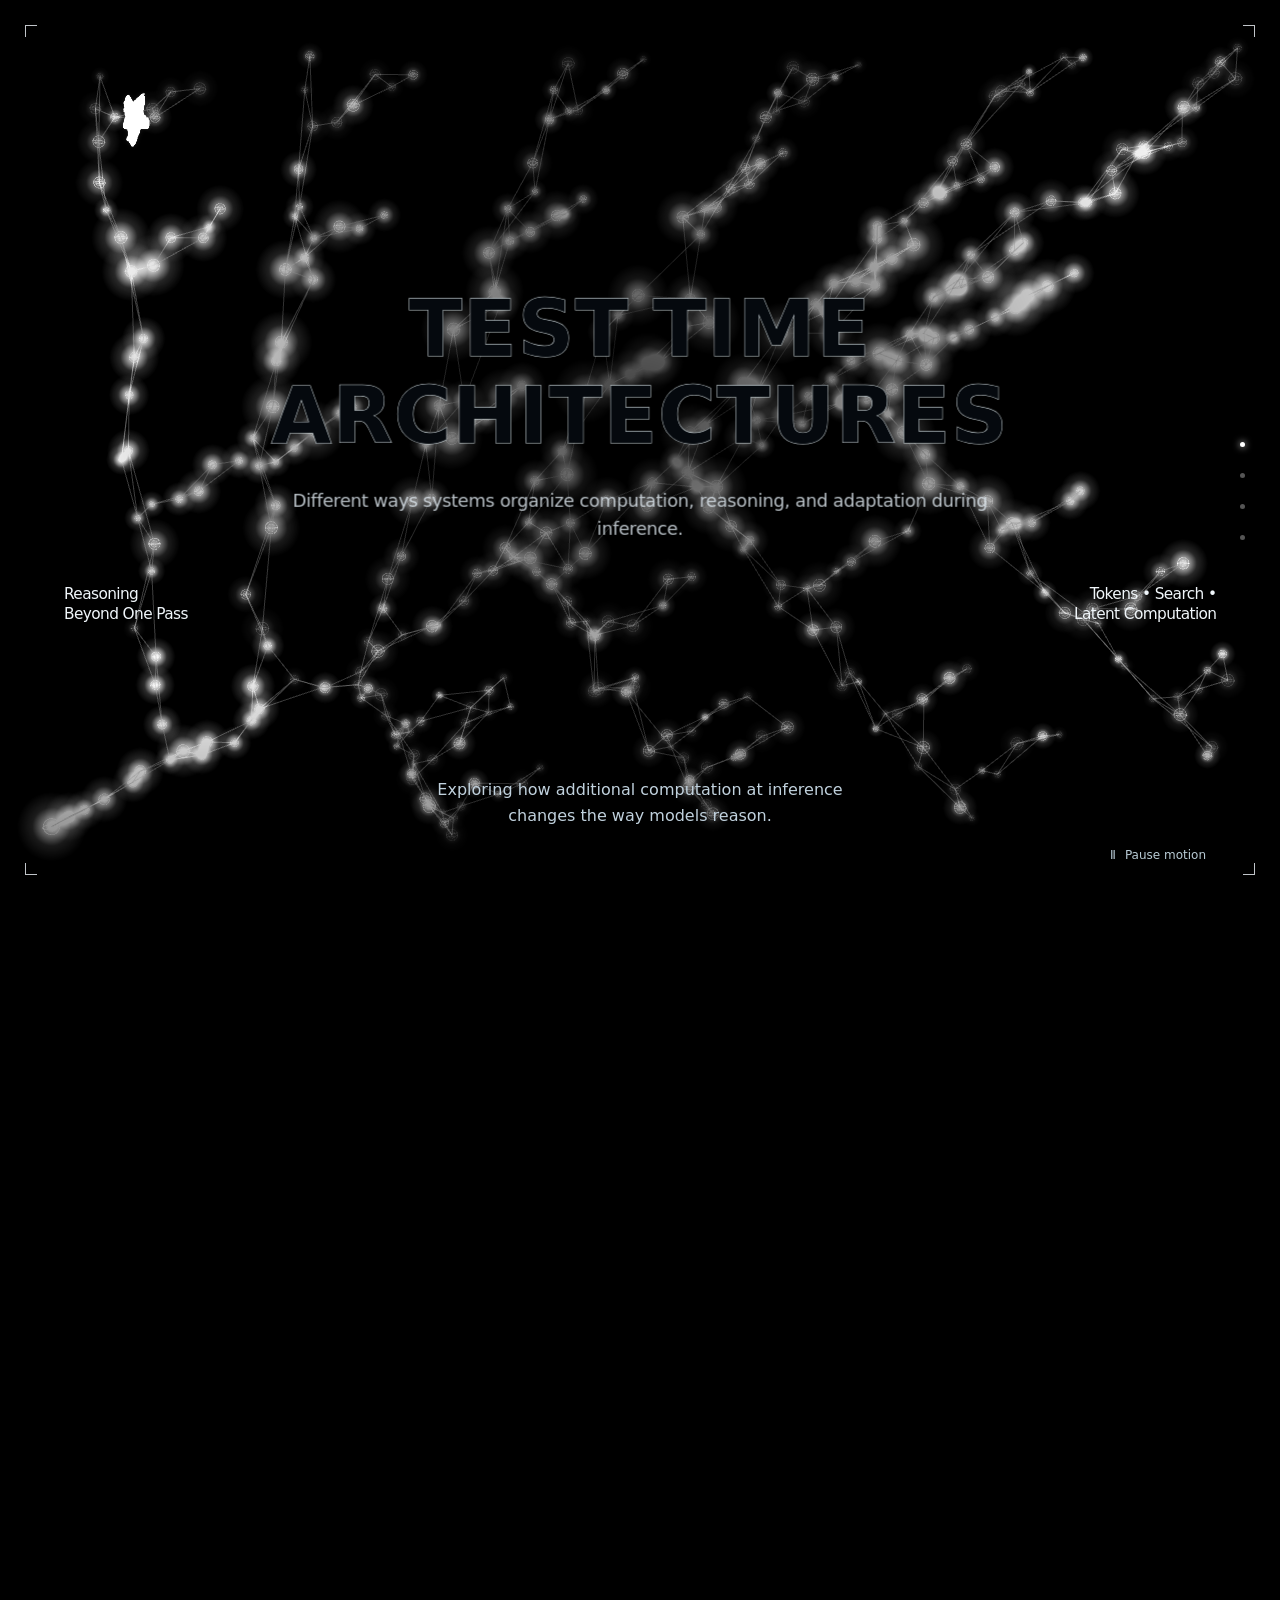
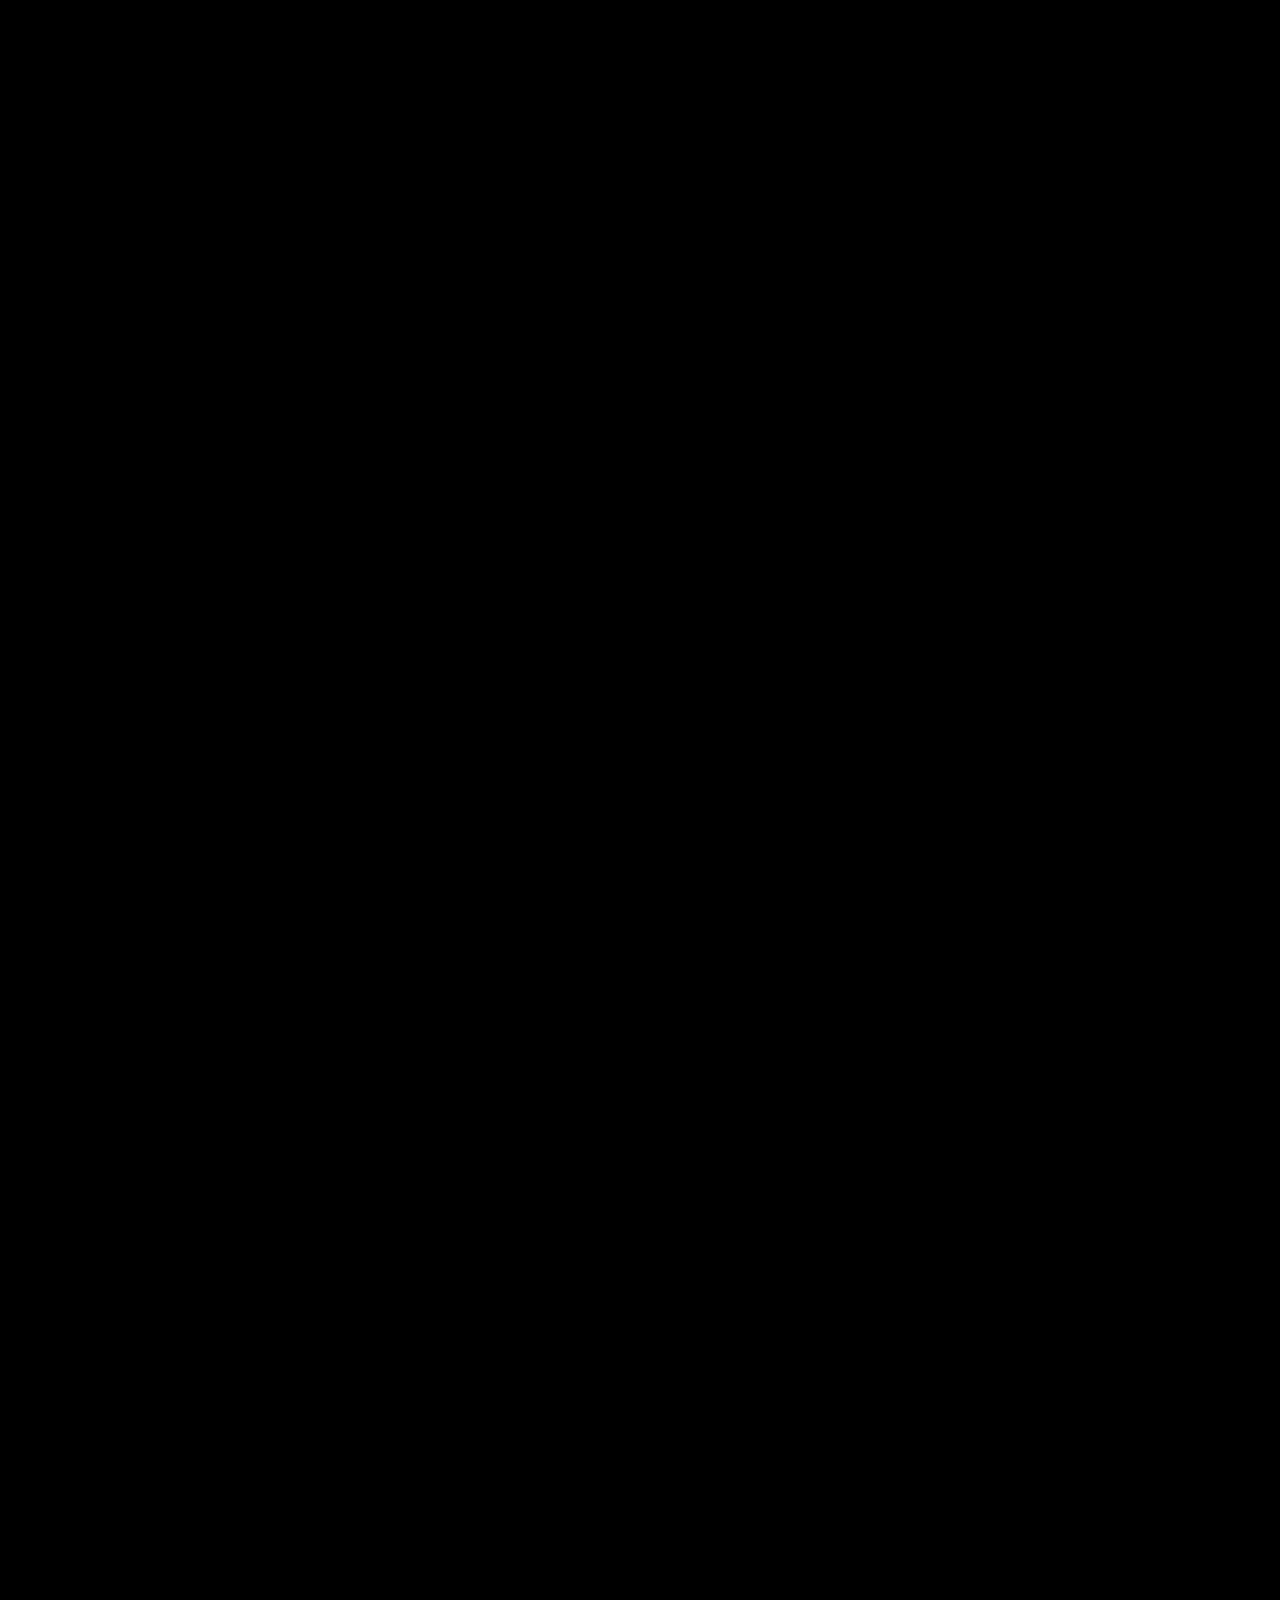
<file: index.html>
<!doctype html>
<html lang="en">
<head>
  <meta charset="utf-8">
  <meta name="viewport" content="width=device-width,initial-scale=1">
  <meta name="theme-color" content="#000000">
  <meta name="description" content="Exploring how additional computation at inference changes the way models reason.">
  <title>Test-Time Architectures</title>
  <script>if(['#architectures','#inference','#adaptation'].includes(location.hash)||history.state?.chapterStep!=null){document.documentElement.classList.add('restoring-scene');history.scrollRestoration='manual';}</script>
  <link rel="stylesheet" href="style.css">
  <link rel="stylesheet" href="inference-story.css">
</head>
<body>
  <div class="scroll-story">
    <main class="hero" aria-labelledby="title">
      <div class="scene" aria-hidden="true">
        <canvas class="web-canvas"></canvas>
        <div class="shade"></div>
      </div>

      <div class="corner tl" aria-hidden="true"></div>
      <div class="corner tr" aria-hidden="true"></div>
      <div class="corner bl" aria-hidden="true"></div>
      <div class="corner br" aria-hidden="true"></div>


      <p class="side left" tabindex="0">Reasoning<br>Beyond One Pass</p>
      <div class="title-group">
        <h1 id="title"><span>TEST TIME</span><span>ARCHITECTURES</span></h1>
        <p class="subtitle">Different ways systems organize computation, reasoning, and adaptation during inference.</p>
      </div>
      <p class="side right" tabindex="0">Tokens • Search •<br>Latent Computation</p>

      <footer>
        <span class="foot-line" aria-hidden="true"></span>
        <p>Exploring how additional computation at inference<br class="desktop"> changes the way models reason.</p>
      </footer>

      <button class="motion" type="button" aria-label="Pause animation" aria-pressed="false">
        <span aria-hidden="true">Ⅱ</span><span class="motion-label">Pause motion</span>
      </button>

      <canvas class="artifact-canvas" aria-hidden="true"></canvas>
      <div class="artifact-fallback" aria-hidden="true">✦</div>
      <section class="chapter" aria-label="Explore inference" inert>
        <p class="chapter-category"><em>Architecture</em></p>
        <a class="artifact-link" href="bdh-cq/index.html" aria-label="Explore Architecture: BDH-CQ"></a>
        <div class="chapter-callout">
          <svg viewBox="0 0 340 100" preserveAspectRatio="none" aria-hidden="true"><path d="M 0 100 L 78 22 H 340" pathLength="1"/></svg>
          <a class="chapter-link" href="bdh-cq/index.html"><span class="chapter-question">What does the thinking?</span><span class="chapter-hint">Click to explore</span></a>
        </div>
      </section>
      <nav class="story-controls" aria-label="Scroll chapters">
        <button type="button" data-step="0" aria-label="Introduction" aria-current="step"></button>
        <button type="button" data-step="1" aria-label="Architecture"></button>
        <button type="button" data-step="2" aria-label="Inference Strategy"></button>
        <button type="button" data-step="3" aria-label="Adaptation"></button>
      </nav>
      <p class="story-status" aria-live="polite"></p>
      <a class="bottom-insight" href="cot-vs-test-time/index.html" aria-label="Understand the difference between Test-Time Architecture and Chain-of-Thought architecture">
        Understand the difference between Test-Time Architecture and Chain-of-Thought architecture
      </a>
    </main>
  </div>

  <script type="importmap">
    {"imports":{"three":"./vendor/three.module.min.js"}}
  </script>
  <script type="module" src="web-background.js"></script>
  <script src="script.js"></script>
  <script src="scroll.js"></script>
  <script type="module" src="inference-artifact.js"></script>
  <script src="navigation.js"></script>
</body>
</html>
</file>
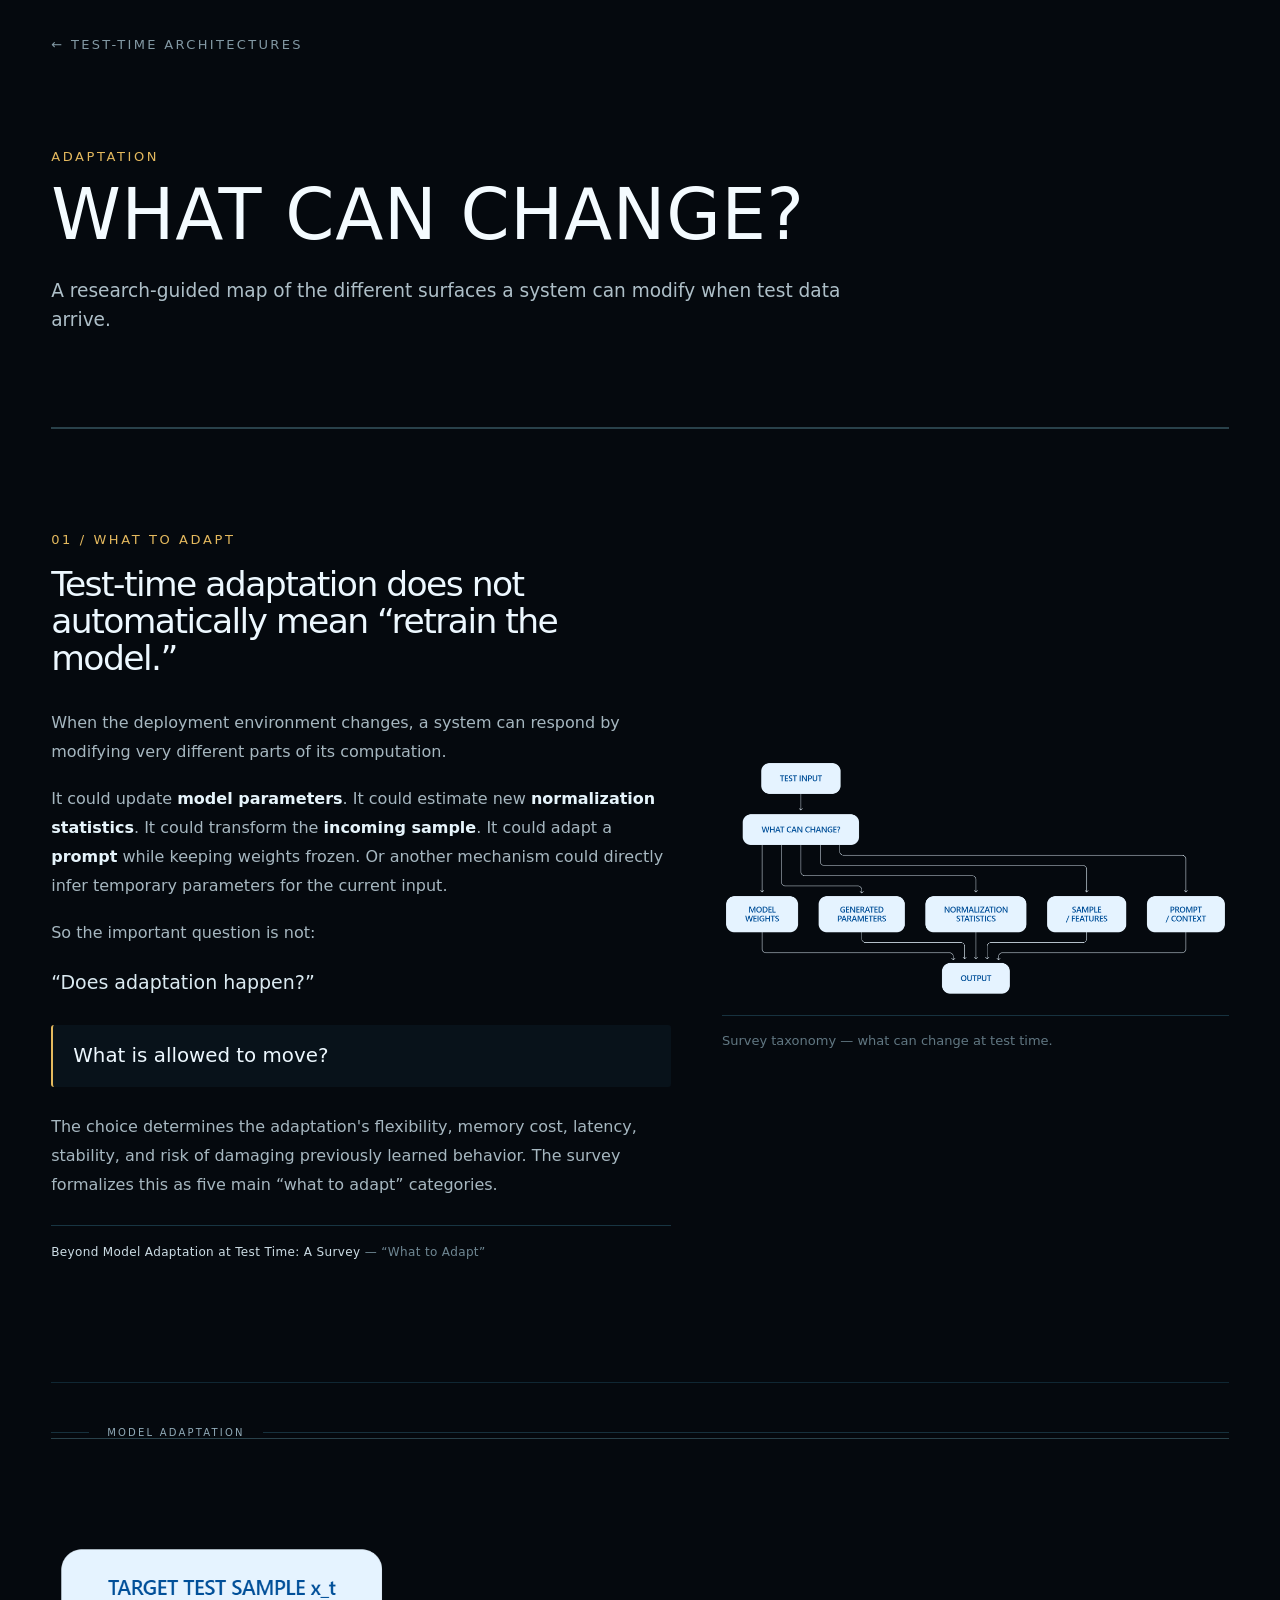
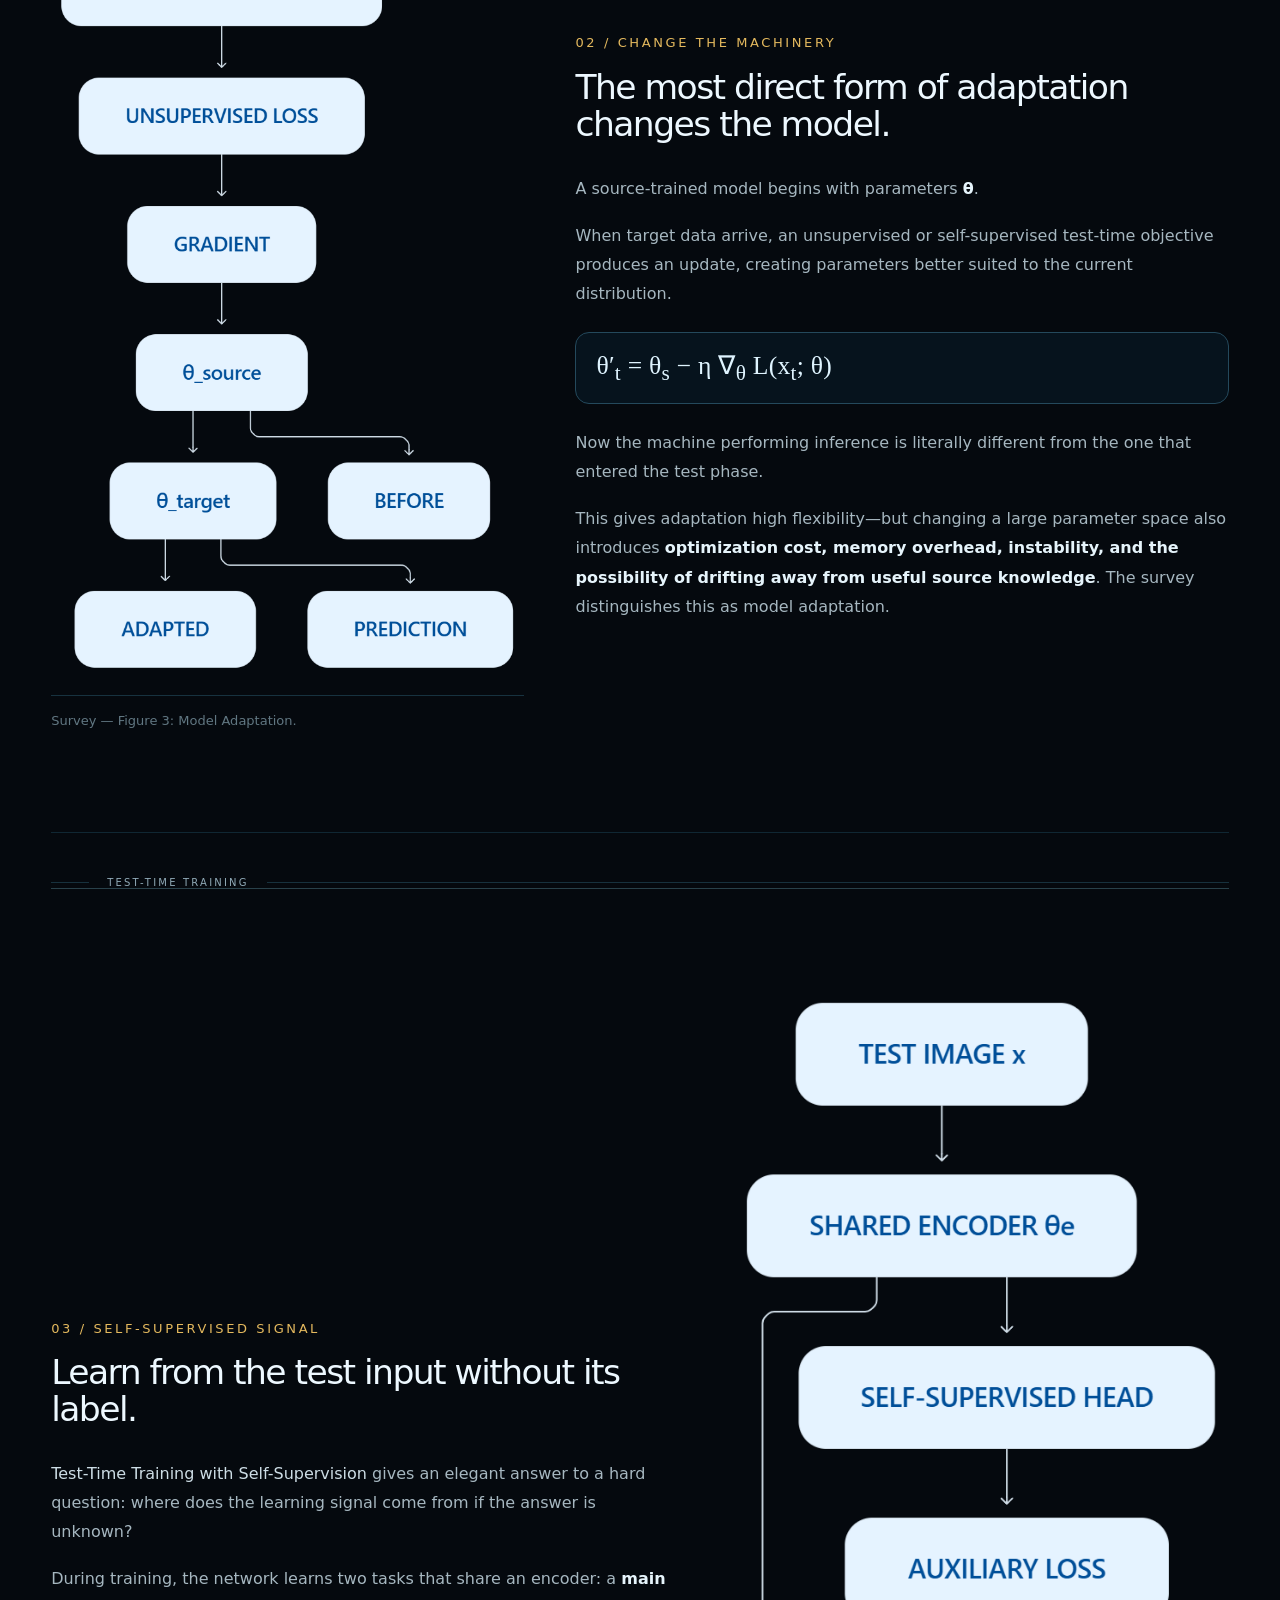
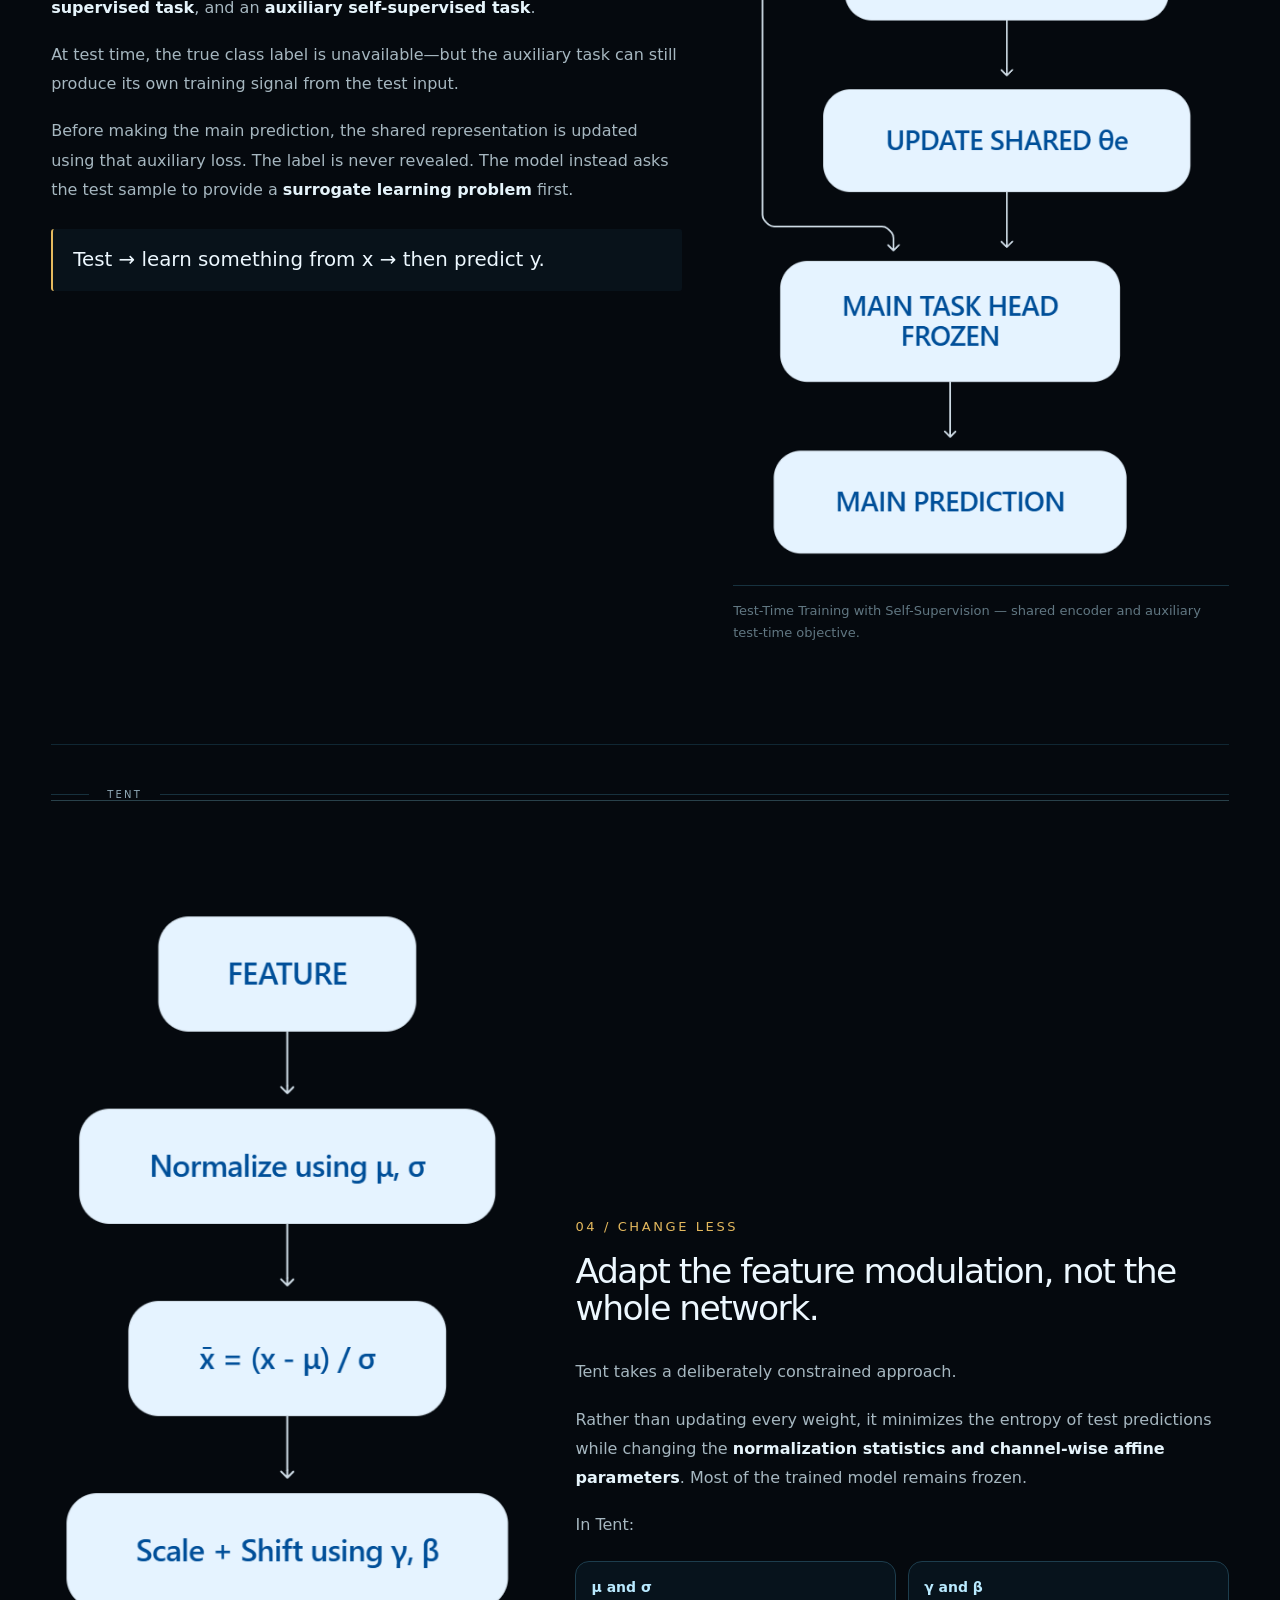
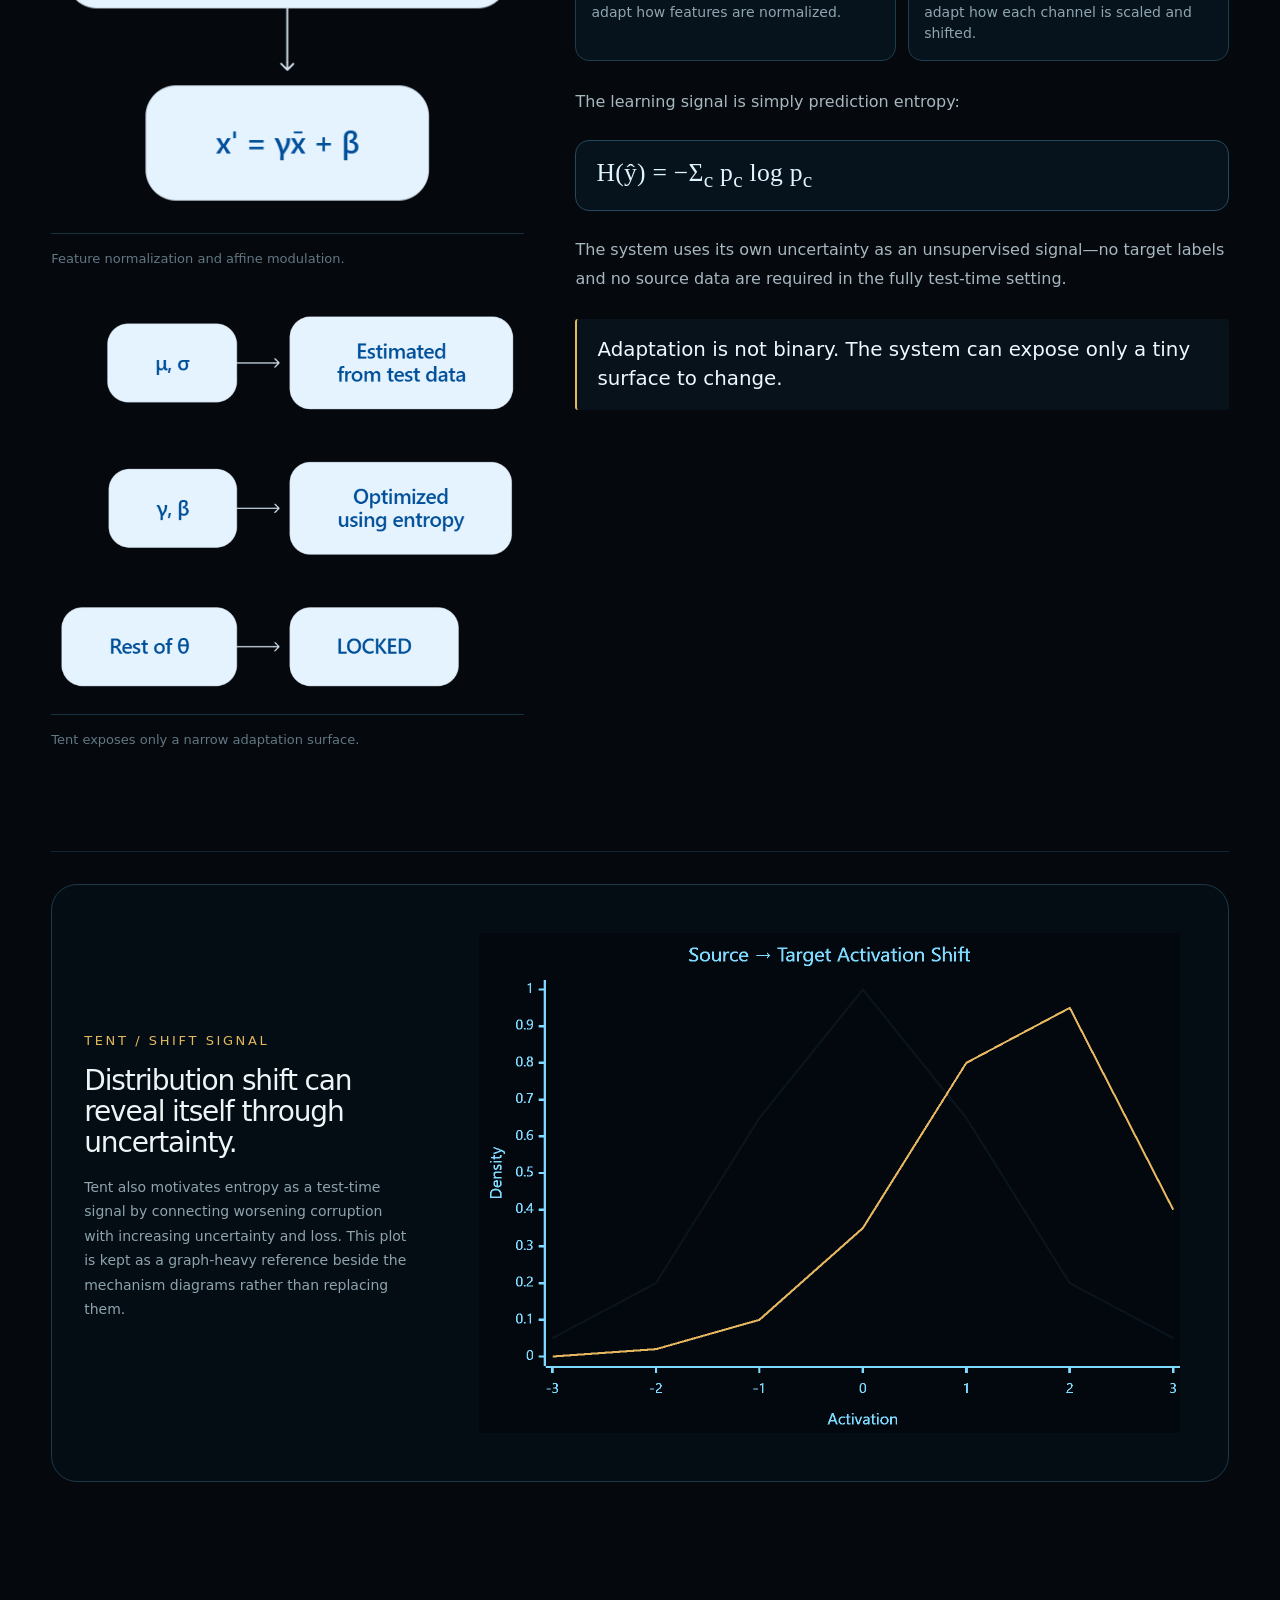
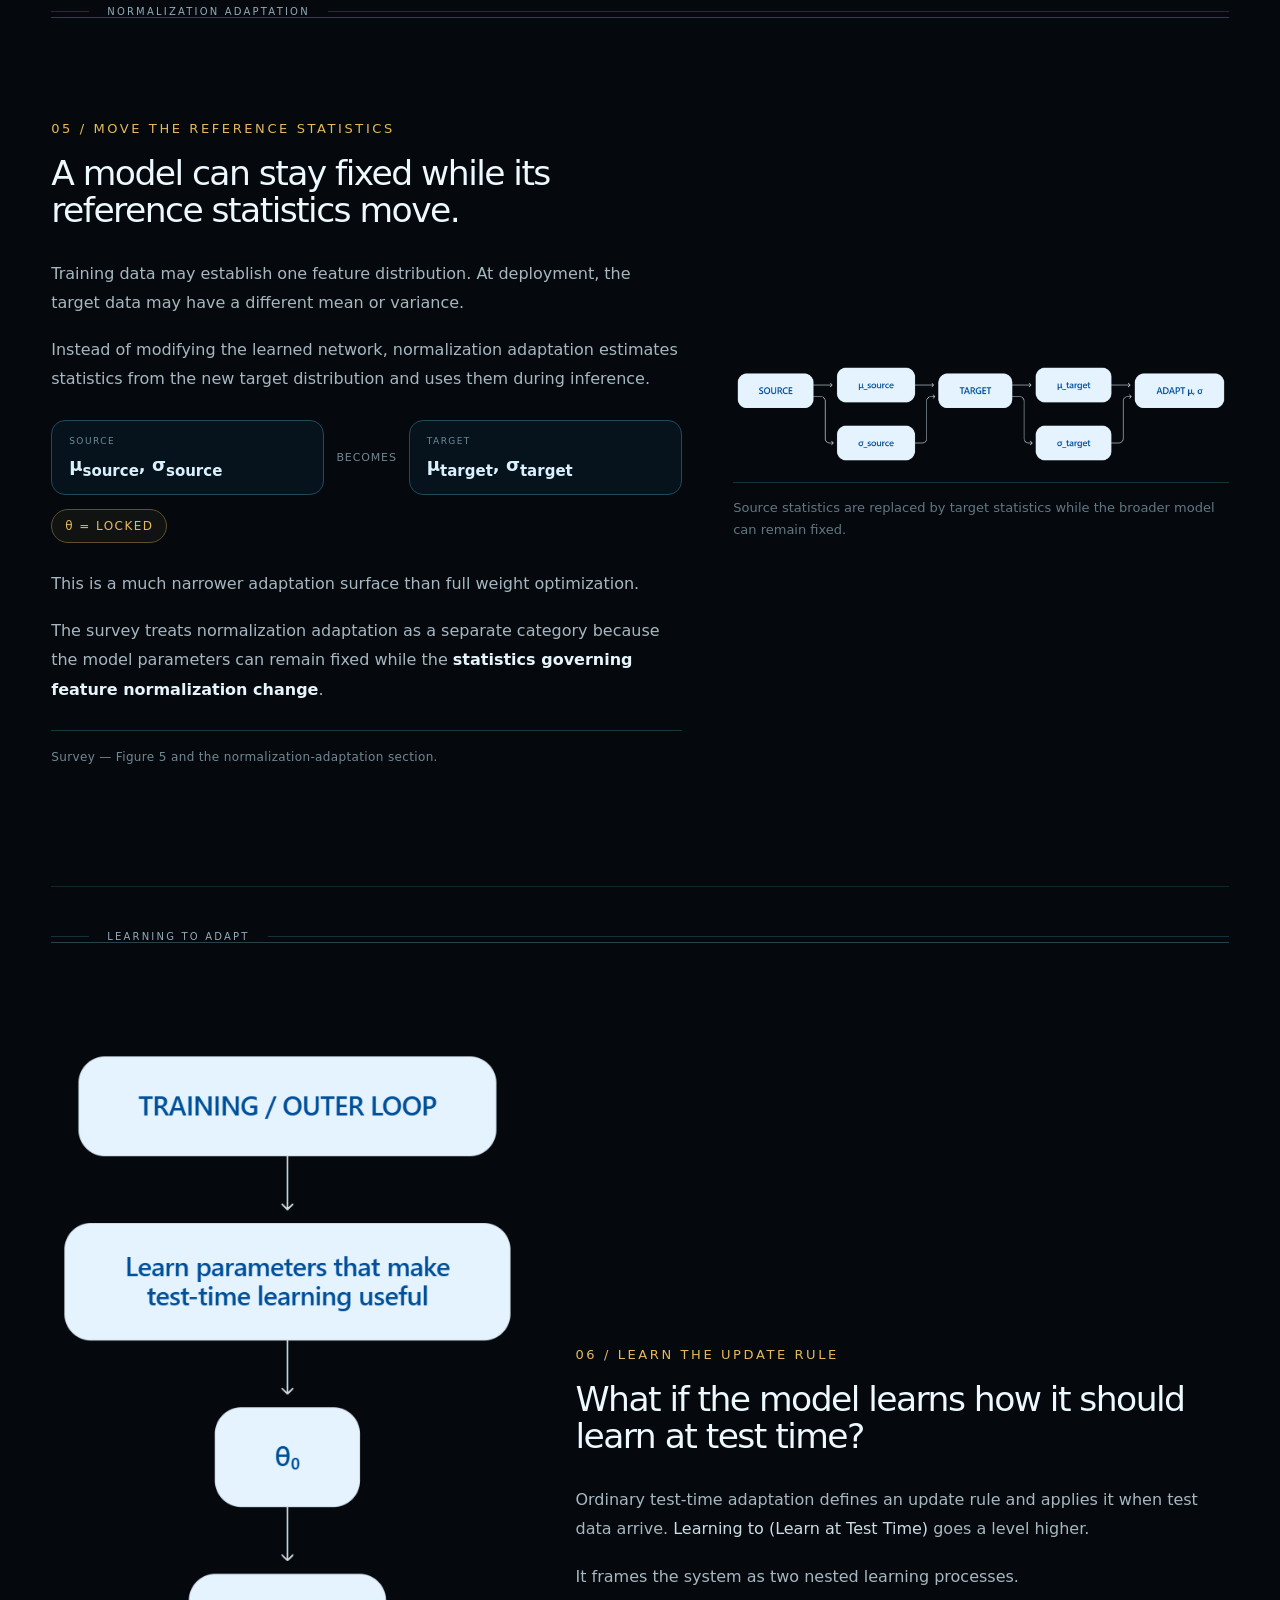
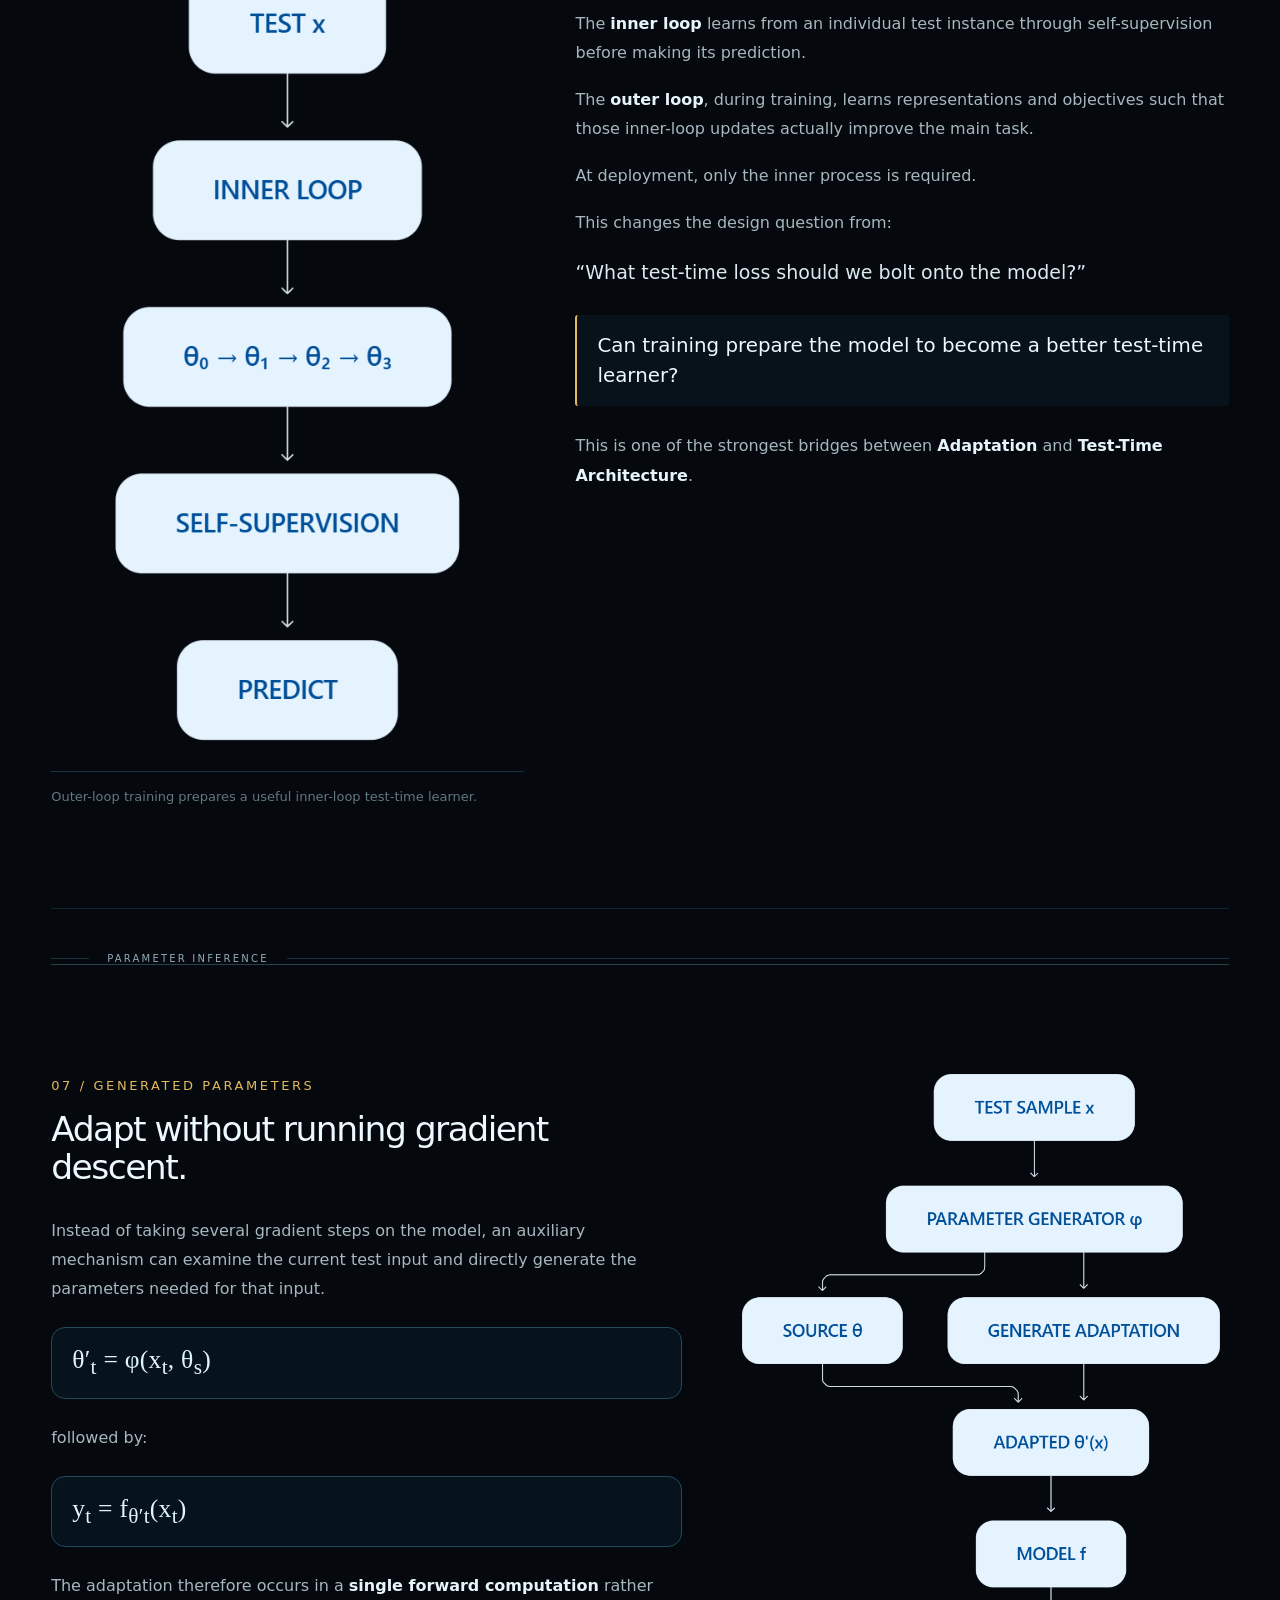
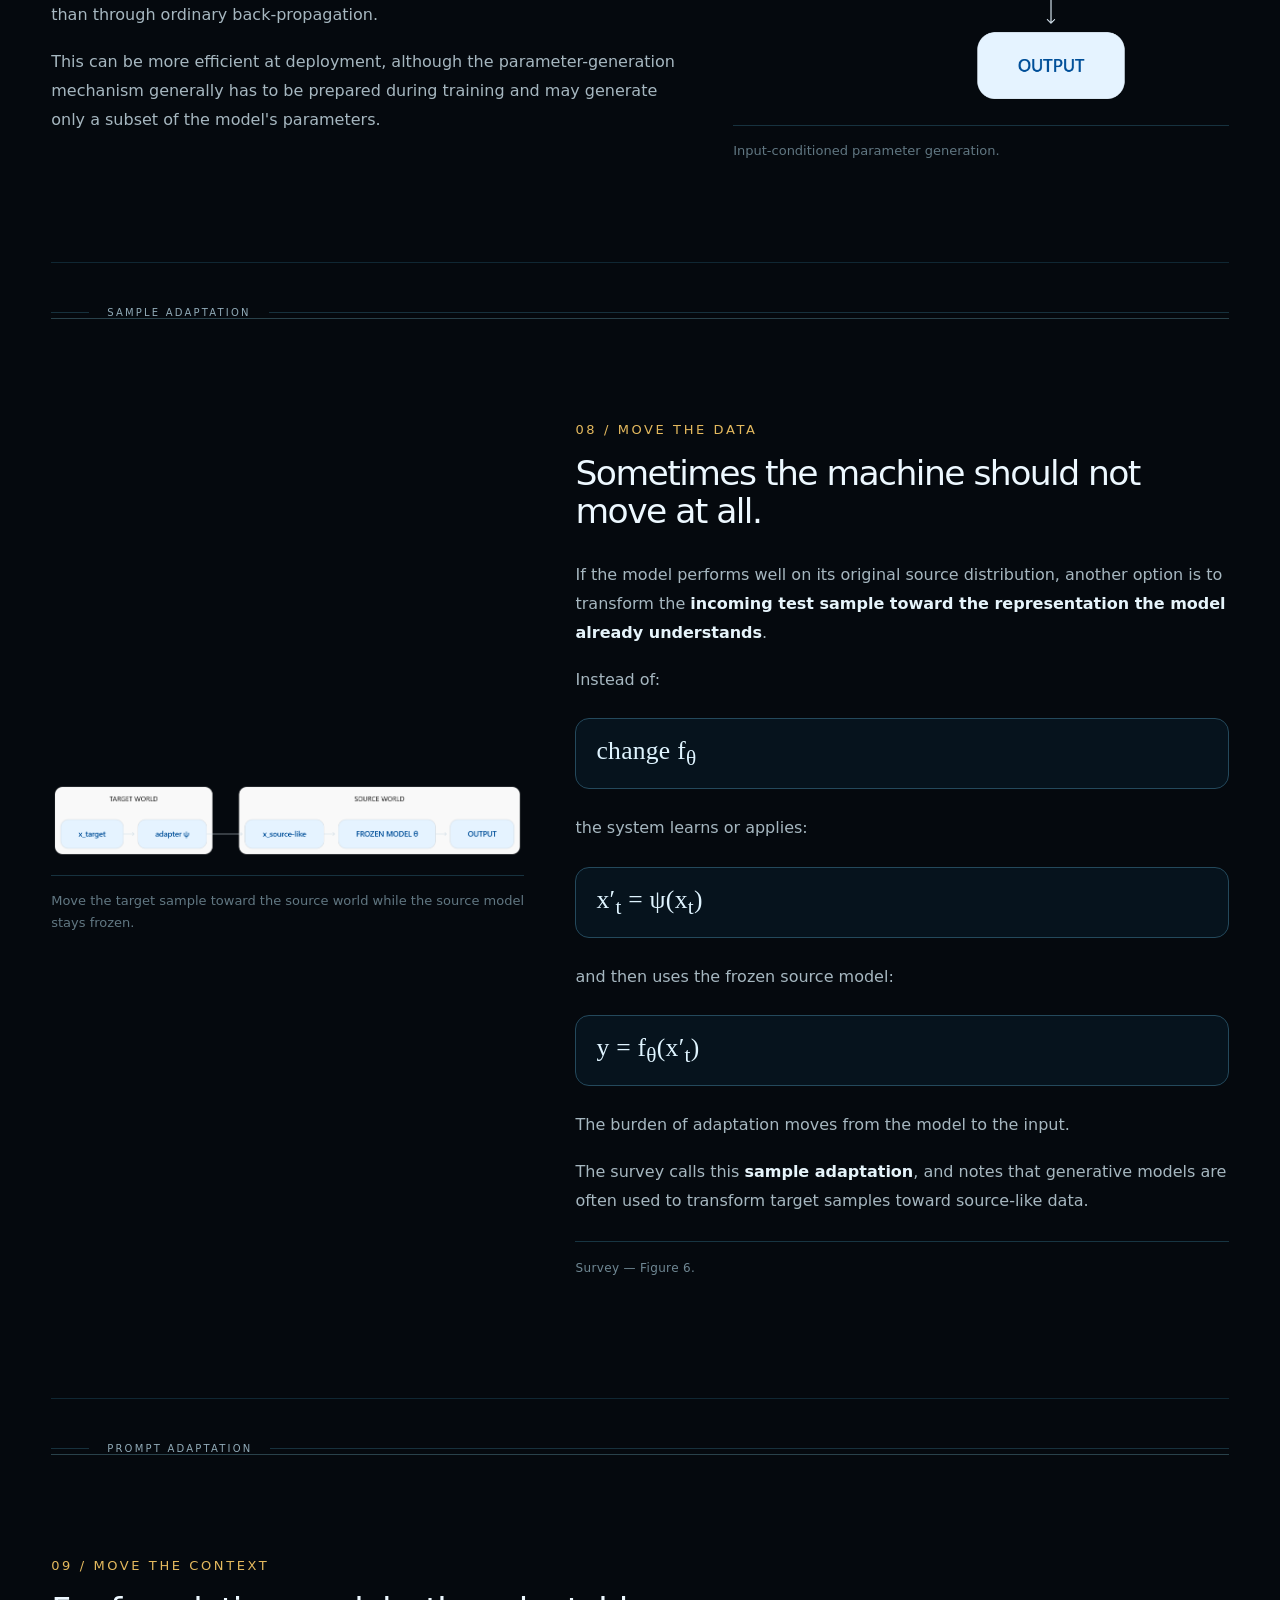
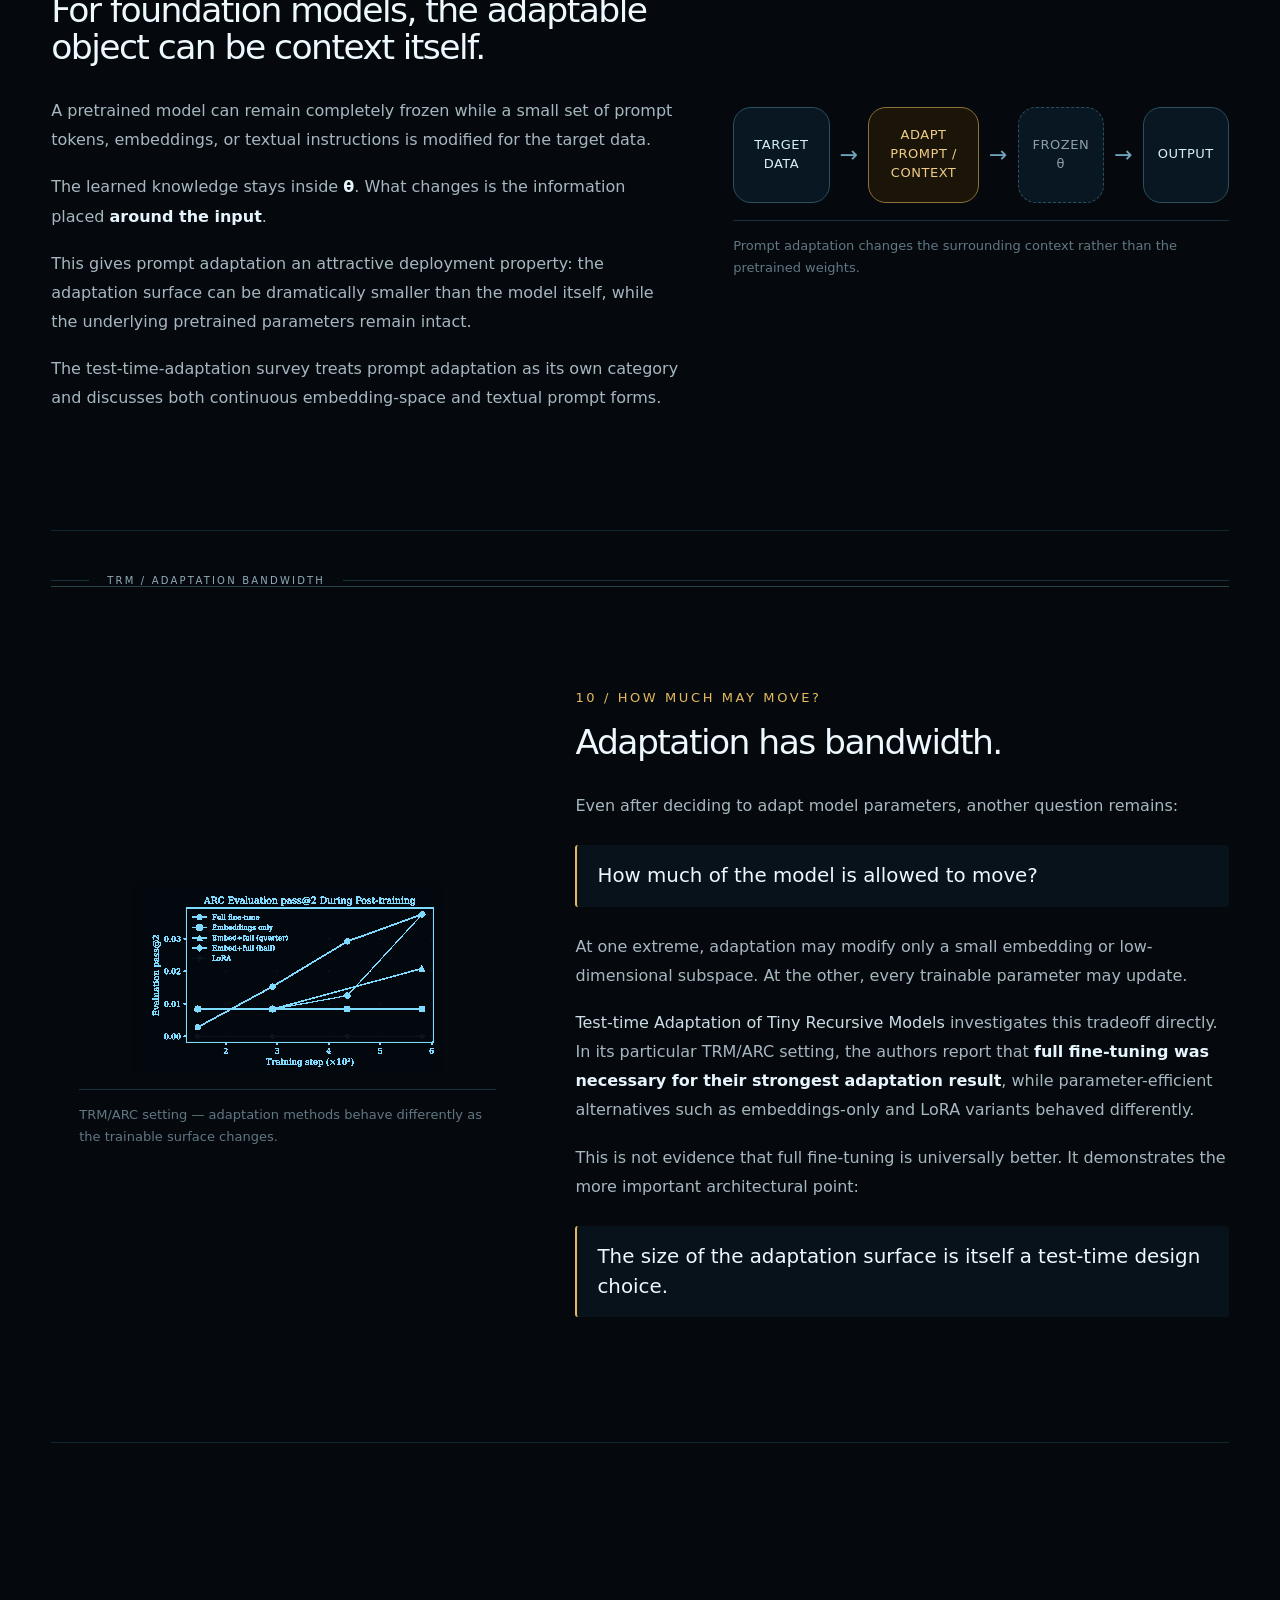
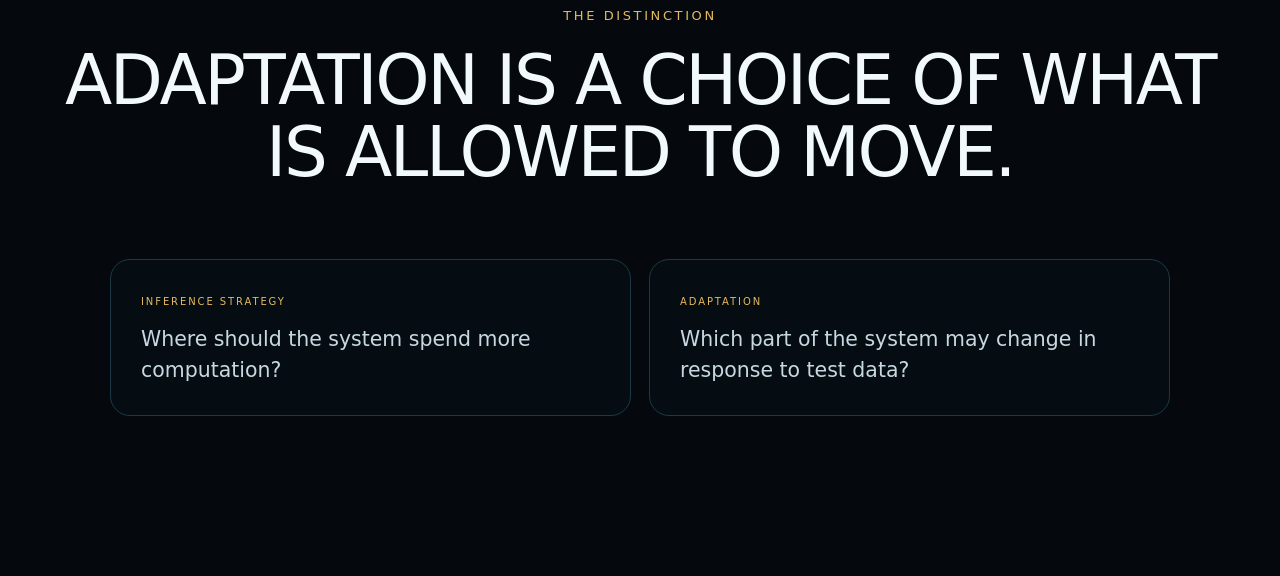
<file: adaptation/index.html>
<!doctype html>
<html lang="en">
<head>
  <meta charset="utf-8">
  <meta name="viewport" content="width=device-width, initial-scale=1">
  <meta name="theme-color" content="#000000">
  <meta name="description" content="Test-time adaptation: what is allowed to move at inference time?">
  <title>Adaptation — What Can Change?</title>
  <link rel="stylesheet" href="adaptation.css">
<link rel="stylesheet" href="../editorial.css">
</head>
<body>
  <header class="page-header">
    <a class="back-link" href="../index.html#adaptation" aria-label="Back to Test-Time Architectures">← TEST-TIME ARCHITECTURES</a>
    <div class="eyebrow">ADAPTATION</div>
    <h1>WHAT CAN CHANGE?</h1>
    <p class="lede">A research-guided map of the different surfaces a system can modify when test data arrive.</p>
  </header>

  <main>
    <section class="research-row row-wide" aria-labelledby="row-1-title">
      <div class="copy">
        <span class="row-number">01 / WHAT TO ADAPT</span>
        <h2 id="row-1-title">Test-time adaptation does not automatically mean “retrain the model.”</h2>
        <p>When the deployment environment changes, a system can respond by modifying very different parts of its computation.</p>
        <p>It could update <strong>model parameters</strong>. It could estimate new <strong>normalization statistics</strong>. It could transform the <strong>incoming sample</strong>. It could adapt a <strong>prompt</strong> while keeping weights frozen. Or another mechanism could directly infer temporary parameters for the current input.</p>
        <p>So the important question is not:</p>
        <p class="emphasis-question">“Does adaptation happen?”</p>
        <blockquote>What is allowed to move?</blockquote>
        <p>The choice determines the adaptation's flexibility, memory cost, latency, stability, and risk of damaging previously learned behavior. The survey formalizes this as five main “what to adapt” categories.</p>
        <p class="source-note"><em>Beyond Model Adaptation at Test Time: A Survey</em> — “What to Adapt”</p>
      </div>
      <figure class="visual visual-wide">
        <img src="assets/what-can-change.png" width="1976" height="934" alt="Flow diagram showing test input branching into model weights, generated parameters, normalization statistics, sample or features, and prompt or context before output.">
        <figcaption>Survey taxonomy — what can change at test time.</figcaption>
      </figure>
    </section>

    <div class="section-marker"><span>MODEL ADAPTATION</span></div>

    <section class="research-row reverse" aria-labelledby="row-2-title">
      <figure class="visual portrait">
        <img src="assets/model-adaptation.png" width="737" height="1152" alt="Diagram showing a target test sample producing an unsupervised loss and gradient that updates source parameters into target adapted parameters before prediction.">
        <figcaption>Survey — Figure 3: Model Adaptation.</figcaption>
      </figure>
      <div class="copy">
        <span class="row-number">02 / CHANGE THE MACHINERY</span>
        <h2 id="row-2-title">The most direct form of adaptation changes the model.</h2>
        <p>A source-trained model begins with parameters <strong>θ</strong>.</p>
        <p>When target data arrive, an unsupervised or self-supervised test-time objective produces an update, creating parameters better suited to the current distribution.</p>
        <div class="equation" aria-label="theta t prime equals theta s minus eta times gradient theta of loss on x t and theta">θ′<sub>t</sub> = θ<sub>s</sub> − η ∇<sub>θ</sub> L(x<sub>t</sub>; θ)</div>
        <p>Now the machine performing inference is literally different from the one that entered the test phase.</p>
        <p>This gives adaptation high flexibility—but changing a large parameter space also introduces <strong>optimization cost, memory overhead, instability, and the possibility of drifting away from useful source knowledge</strong>. The survey distinguishes this as model adaptation.</p>
      </div>
    </section>

    <div class="section-marker"><span>TEST-TIME TRAINING</span></div>

    <section class="research-row" aria-labelledby="row-3-title">
      <div class="copy">
        <span class="row-number">03 / SELF-SUPERVISED SIGNAL</span>
        <h2 id="row-3-title">Learn from the test input without its label.</h2>
        <p><em>Test-Time Training with Self-Supervision</em> gives an elegant answer to a hard question: where does the learning signal come from if the answer is unknown?</p>
        <p>During training, the network learns two tasks that share an encoder: a <strong>main supervised task</strong>, and an <strong>auxiliary self-supervised task</strong>.</p>
        <p>At test time, the true class label is unavailable—but the auxiliary task can still produce its own training signal from the test input.</p>
        <p>Before making the main prediction, the shared representation is updated using that auxiliary loss. The label is never revealed. The model instead asks the test sample to provide a <strong>surrogate learning problem</strong> first.</p>
        <blockquote>Test → learn something from x → then predict y.</blockquote>
      </div>
      <figure class="visual portrait">
        <img src="assets/test-time-training.png" width="578" height="1374" alt="Architecture diagram showing a test image passing through a shared encoder and self-supervised head, producing an auxiliary loss that updates the shared encoder while the main task head stays frozen.">
        <figcaption>Test-Time Training with Self-Supervision — shared encoder and auxiliary test-time objective.</figcaption>
      </figure>
    </section>

    <div class="section-marker"><span>TENT</span></div>

    <section class="research-row reverse" aria-labelledby="row-4-title">
      <div class="visual-stack" aria-label="Tent diagrams">
        <figure class="visual compact">
          <img src="assets/tent-normalization-flow.png" width="492" height="952" alt="Feature normalization diagram using mean and standard deviation followed by scale and shift using gamma and beta.">
          <figcaption>Feature normalization and affine modulation.</figcaption>
        </figure>
        <figure class="visual compact landscape-small">
          <img src="assets/tent-adaptation-surface.png" width="721" height="595" alt="Diagram showing mean and standard deviation estimated from test data, gamma and beta optimized using entropy, and the rest of theta locked.">
          <figcaption>Tent exposes only a narrow adaptation surface.</figcaption>
        </figure>
      </div>
      <div class="copy">
        <span class="row-number">04 / CHANGE LESS</span>
        <h2 id="row-4-title">Adapt the feature modulation, not the whole network.</h2>
        <p>Tent takes a deliberately constrained approach.</p>
        <p>Rather than updating every weight, it minimizes the entropy of test predictions while changing the <strong>normalization statistics and channel-wise affine parameters</strong>. Most of the trained model remains frozen.</p>
        <p>In Tent:</p>
        <div class="parameter-pairs">
          <span><strong>μ and σ</strong> adapt how features are normalized.</span>
          <span><strong>γ and β</strong> adapt how each channel is scaled and shifted.</span>
        </div>
        <p>The learning signal is simply prediction entropy:</p>
        <div class="equation">H(ŷ) = −Σ<sub>c</sub> p<sub>c</sub> log p<sub>c</sub></div>
        <p>The system uses its own uncertainty as an unsupervised signal—no target labels and no source data are required in the fully test-time setting.</p>
        <blockquote>Adaptation is not binary. The system can expose only a tiny surface to change.</blockquote>
      </div>
    </section>

    <aside class="graph-inset" aria-label="Tent entropy and distribution-shift reference">
      <div>
        <span class="row-number">TENT / SHIFT SIGNAL</span>
        <h3>Distribution shift can reveal itself through uncertainty.</h3>
        <p>Tent also motivates entropy as a test-time signal by connecting worsening corruption with increasing uncertainty and loss. This plot is kept as a graph-heavy reference beside the mechanism diagrams rather than replacing them.</p>
      </div>
      <figure class="visual graph">
        <img src="assets/tent-shift-dark.png" width="1400" height="1000" alt="Line graph titled Source to Target Activation Shift showing two activation density curves shifted relative to one another.">
      </figure>
    </aside>

    <div class="section-marker"><span>NORMALIZATION ADAPTATION</span></div>

    <section class="research-row" aria-labelledby="row-5-title">
      <div class="copy">
        <span class="row-number">05 / MOVE THE REFERENCE STATISTICS</span>
        <h2 id="row-5-title">A model can stay fixed while its reference statistics move.</h2>
        <p>Training data may establish one feature distribution. At deployment, the target data may have a different mean or variance.</p>
        <p>Instead of modifying the learned network, normalization adaptation estimates statistics from the new target distribution and uses them during inference.</p>
        <div class="concept-block">
          <div><small>SOURCE</small><strong>μ<sub>source</sub>, σ<sub>source</sub></strong></div>
          <span>becomes</span>
          <div><small>TARGET</small><strong>μ<sub>target</sub>, σ<sub>target</sub></strong></div>
        </div>
        <div class="locked-line">θ = LOCKED</div>
        <p>This is a much narrower adaptation surface than full weight optimization.</p>
        <p>The survey treats normalization adaptation as a separate category because the model parameters can remain fixed while the <strong>statistics governing feature normalization change</strong>.</p>
        <p class="source-note">Survey — Figure 5 and the normalization-adaptation section.</p>
      </div>
      <figure class="visual landscape">
        <img src="assets/normalization-adaptation.png" width="1702" height="352" alt="Flow diagram comparing source mean and standard deviation with target mean and standard deviation before adapting normalization statistics.">
        <figcaption>Source statistics are replaced by target statistics while the broader model can remain fixed.</figcaption>
      </figure>
    </section>

    <div class="section-marker"><span>LEARNING TO ADAPT</span></div>

    <section class="research-row reverse" aria-labelledby="row-6-title">
      <figure class="visual portrait">
        <img src="assets/learning-to-adapt.png" width="568" height="1574" alt="Diagram showing an outer training loop preparing parameters for a test-time inner learning loop that performs multiple updates using self-supervision before prediction.">
        <figcaption>Outer-loop training prepares a useful inner-loop test-time learner.</figcaption>
      </figure>
      <div class="copy">
        <span class="row-number">06 / LEARN THE UPDATE RULE</span>
        <h2 id="row-6-title">What if the model learns how it should learn at test time?</h2>
        <p>Ordinary test-time adaptation defines an update rule and applies it when test data arrive. <em>Learning to (Learn at Test Time)</em> goes a level higher.</p>
        <p>It frames the system as two nested learning processes.</p>
        <p>The <strong>inner loop</strong> learns from an individual test instance through self-supervision before making its prediction.</p>
        <p>The <strong>outer loop</strong>, during training, learns representations and objectives such that those inner-loop updates actually improve the main task.</p>
        <p>At deployment, only the inner process is required.</p>
        <p>This changes the design question from:</p>
        <p class="emphasis-question">“What test-time loss should we bolt onto the model?”</p>
        <blockquote>Can training prepare the model to become a better test-time learner?</blockquote>
        <p>This is one of the strongest bridges between <strong>Adaptation</strong> and <strong>Test-Time Architecture</strong>.</p>
      </div>
    </section>

    <div class="section-marker"><span>PARAMETER INFERENCE</span></div>

    <section class="research-row" aria-labelledby="row-7-title">
      <div class="copy">
        <span class="row-number">07 / GENERATED PARAMETERS</span>
        <h2 id="row-7-title">Adapt without running gradient descent.</h2>
        <p>Instead of taking several gradient steps on the model, an auxiliary mechanism can examine the current test input and directly generate the parameters needed for that input.</p>
        <div class="equation">θ′<sub>t</sub> = φ(x<sub>t</sub>, θ<sub>s</sub>)</div>
        <p>followed by:</p>
        <div class="equation">y<sub>t</sub> = f<sub>θ′t</sub>(x<sub>t</sub>)</div>
        <p>The adaptation therefore occurs in a <strong>single forward computation</strong> rather than through ordinary back-propagation.</p>
        <p>This can be more efficient at deployment, although the parameter-generation mechanism generally has to be prepared during training and may generate only a subset of the model's parameters.</p>
      </div>
      <figure class="visual portrait-medium">
        <img src="assets/parameter-inference.png" width="889" height="1152" alt="Diagram showing a test sample entering a parameter generator that combines source parameters with generated adaptation parameters to produce input-specific adapted parameters before model inference.">
        <figcaption>Input-conditioned parameter generation.</figcaption>
      </figure>
    </section>

    <div class="section-marker"><span>SAMPLE ADAPTATION</span></div>

    <section class="research-row reverse" aria-labelledby="row-8-title">
      <figure class="visual landscape">
        <img src="assets/sample-adaptation.png" width="1954" height="312" alt="Diagram showing a target sample transformed by an adapter into a source-like sample before entering a frozen model and producing output.">
        <figcaption>Move the target sample toward the source world while the source model stays frozen.</figcaption>
      </figure>
      <div class="copy">
        <span class="row-number">08 / MOVE THE DATA</span>
        <h2 id="row-8-title">Sometimes the machine should not move at all.</h2>
        <p>If the model performs well on its original source distribution, another option is to transform the <strong>incoming test sample toward the representation the model already understands</strong>.</p>
        <p>Instead of:</p>
        <div class="equation">change f<sub>θ</sub></div>
        <p>the system learns or applies:</p>
        <div class="equation">x′<sub>t</sub> = ψ(x<sub>t</sub>)</div>
        <p>and then uses the frozen source model:</p>
        <div class="equation">y = f<sub>θ</sub>(x′<sub>t</sub>)</div>
        <p>The burden of adaptation moves from the model to the input.</p>
        <p>The survey calls this <strong>sample adaptation</strong>, and notes that generative models are often used to transform target samples toward source-like data.</p>
        <p class="source-note">Survey — Figure 6.</p>
      </div>
    </section>

    <div class="section-marker"><span>PROMPT ADAPTATION</span></div>

    <section class="research-row" aria-labelledby="row-9-title">
      <div class="copy">
        <span class="row-number">09 / MOVE THE CONTEXT</span>
        <h2 id="row-9-title">For foundation models, the adaptable object can be context itself.</h2>
        <p>A pretrained model can remain completely frozen while a small set of prompt tokens, embeddings, or textual instructions is modified for the target data.</p>
        <p>The learned knowledge stays inside <strong>θ</strong>. What changes is the information placed <strong>around the input</strong>.</p>
        <p>This gives prompt adaptation an attractive deployment property: the adaptation surface can be dramatically smaller than the model itself, while the underlying pretrained parameters remain intact.</p>
        <p>The test-time-adaptation survey treats prompt adaptation as its own category and discusses both continuous embedding-space and textual prompt forms.</p>
      </div>
      <figure class="visual prompt-figure">
        <div class="prompt-diagram" role="img" aria-label="Static diagram showing target data adapting prompt or context which is then passed through frozen model parameters to output.">
          <div class="prompt-node">TARGET DATA</div>
          <div class="prompt-arrow">→</div>
          <div class="prompt-node accent">ADAPT<br>PROMPT / CONTEXT</div>
          <div class="prompt-arrow">→</div>
          <div class="prompt-node locked">FROZEN θ</div>
          <div class="prompt-arrow">→</div>
          <div class="prompt-node">OUTPUT</div>
        </div>
        <figcaption>Prompt adaptation changes the surrounding context rather than the pretrained weights.</figcaption>
      </figure>
    </section>

    <div class="section-marker"><span>TRM / ADAPTATION BANDWIDTH</span></div>

    <section class="research-row reverse trm-row" aria-labelledby="row-10-title">
      <figure class="visual tiny-graph">
        <img src="assets/trm-bandwidth-dark.png" width="311" height="190" alt="Small line chart comparing full fine-tuning, embeddings-only, embedding plus LoRA variants, and LoRA as training steps increase on ARC evaluation pass at 2.">
        <figcaption>TRM/ARC setting — adaptation methods behave differently as the trainable surface changes.</figcaption>
      </figure>
      <div class="copy">
        <span class="row-number">10 / HOW MUCH MAY MOVE?</span>
        <h2 id="row-10-title">Adaptation has bandwidth.</h2>
        <p>Even after deciding to adapt model parameters, another question remains:</p>
        <blockquote>How much of the model is allowed to move?</blockquote>
        <p>At one extreme, adaptation may modify only a small embedding or low-dimensional subspace. At the other, every trainable parameter may update.</p>
        <p><em>Test-time Adaptation of Tiny Recursive Models</em> investigates this tradeoff directly. In its particular TRM/ARC setting, the authors report that <strong>full fine-tuning was necessary for their strongest adaptation result</strong>, while parameter-efficient alternatives such as embeddings-only and LoRA variants behaved differently.</p>
        <p>This is not evidence that full fine-tuning is universally better. It demonstrates the more important architectural point:</p>
        <blockquote>The size of the adaptation surface is itself a test-time design choice.</blockquote>
      </div>
    </section>

    <section class="closing" aria-labelledby="closing-title">
      <p class="eyebrow">THE DISTINCTION</p>
      <h2 id="closing-title">ADAPTATION IS A CHOICE OF WHAT IS ALLOWED TO MOVE.</h2>
      <div class="closing-grid">
        <article>
          <span>INFERENCE STRATEGY</span>
          <p>Where should the system spend more computation?</p>
        </article>
        <article>
          <span>ADAPTATION</span>
          <p>Which part of the system may change in response to test data?</p>
        </article>
      </div>
    </section>
  </main>
<script src="../lesson-ui.js"></script>
</body>
</html>
</file>
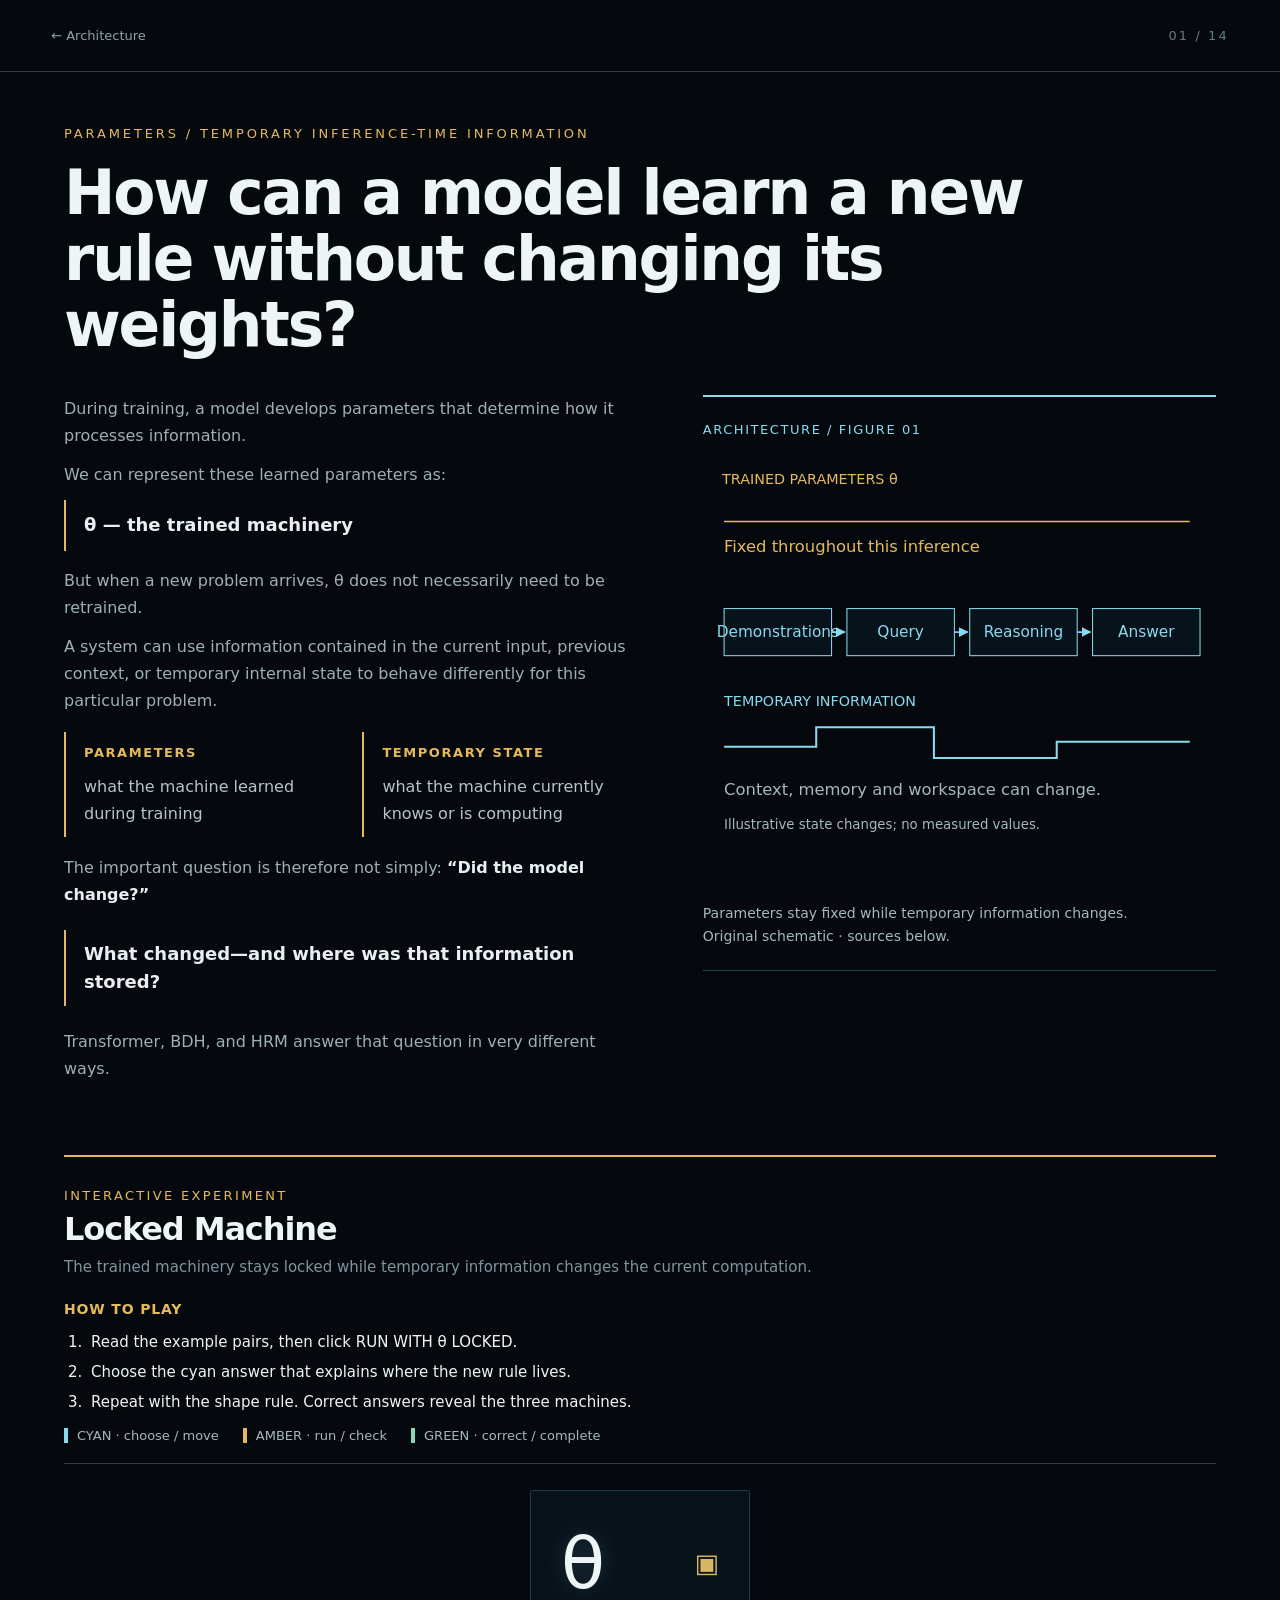
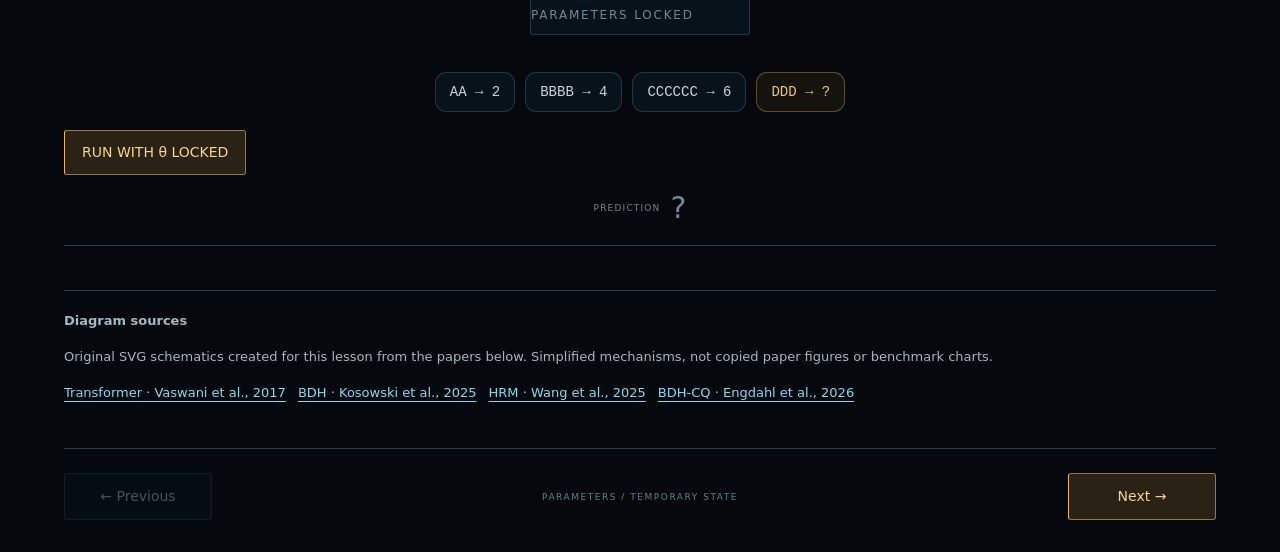
<file: bdh-cq/index.html>
<!doctype html>
<html lang="en">
<head>
  <meta charset="utf-8">
  <meta name="viewport" content="width=device-width,initial-scale=1">
  <title>Architecture — Interactive Lesson</title>
  <link rel="stylesheet" href="bdh.css">
<link rel="stylesheet" href="../editorial.css">
</head>
<body>
  <header class="topbar">
    <a class="back" href="../index.html#architectures">← Architecture</a>
    <span class="topbar-spacer" aria-hidden="true"></span>
    <span id="stepCount" class="step-count">01 / 14</span>
  </header>

  <main class="lesson-shell">
    <aside class="rail" aria-hidden="true"><div id="railFill"></div></aside>
    <div class="stage-wrap">

      <!-- MODULE 1 -->
      <section class="stage active content-heavy module-one" data-stage="1">
        <p class="kicker">parameters / temporary inference-time information</p>
        <h1>How can a model learn a new rule without changing its weights?</h1>

        <div class="editorial-row"><div class="stage-explainer opening-copy">
          <p>During training, a model develops parameters that determine how it processes information.</p>
          <p>We can represent these learned parameters as:</p>
          <div class="concept-callout"><strong>θ — the trained machinery</strong></div>
          <p>But when a new problem arrives, θ does not necessarily need to be retrained.</p>
          <p>A system can use information contained in the current input, previous context, or temporary internal state to behave differently for this particular problem.</p>
          <div class="definition-pair">
            <div><strong>Parameters</strong><span>what the machine learned during training</span></div>
            <div><strong>Temporary state</strong><span>what the machine currently knows or is computing</span></div>
          </div>
          <p>The important question is therefore not simply: <strong>“Did the model change?”</strong></p>
          <blockquote class="lesson-quote"><strong>What changed—and where was that information stored?</strong></blockquote>
          <p>Transformer, BDH, and HRM answer that question in very different ways.</p>
        </div>

        <figure class="architecture-figure"><p class="figure-index">Architecture / figure 01</p><img src="assets/state-lifecycle.svg" width="500" height="420" alt="Parameters stay fixed while temporary information changes."><figcaption>Parameters stay fixed while temporary information changes.<br>Original schematic · sources below.</figcaption></figure></div><div class="interactive-lab locked-lab" id="lockedLab">
          <div class="lab-heading">
            <span>INTERACTIVE EXPERIMENT</span>
            <h3>Locked Machine</h3>
            <p>The trained machinery stays locked while temporary information changes the current computation.</p>
          </div>

          <aside class="game-instructions" aria-label="How to play"><strong>HOW TO PLAY</strong><ol><li>Read the example pairs, then click RUN WITH θ LOCKED.</li><li>Choose the cyan answer that explains where the new rule lives.</li><li>Repeat with the shape rule. Correct answers reveal the three machines.</li></ol><div class="control-legend"><span>CYAN · choose / move</span><span class="action-key">AMBER · run / check</span><span class="result-key">GREEN · correct / complete</span></div></aside><div class="locked-theta" aria-label="Locked model parameters">
            <span class="theta-symbol">θ</span><span class="padlock">▣</span>
            <small>PARAMETERS LOCKED</small>
          </div>

          <div class="experiment-round active" id="lockedRoundOne">
            <div class="demo-board compact-demo-board">
              <code>AA → 2</code><code>BBBB → 4</code><code>CCCCCC → 6</code><code class="query">DDD → ?</code>
            </div>
            <button class="primary" id="runLengthRule">RUN WITH θ LOCKED</button>
            <div class="prediction-result" id="lengthPrediction" aria-live="polite"><span>prediction</span><strong>?</strong></div>
            <div class="round-question hidden" id="lengthQuestion">
              <p>If θ never changed, where did the newly inferred rule live?</p>
              <div class="choices compact" data-choice-group="length">
                <button data-answer="wrong">In updated model weights</button>
                <button data-answer="correct">In temporary context/state used during inference</button>
                <button data-answer="wrong">In the training dataset</button>
              </div>
              <div class="feedback" id="lengthFeedback"></div>
            </div>
          </div>

          <div class="experiment-round hidden" id="lockedRoundTwo">
            <div class="demo-board shape-demo-board">
              <code>■ → ■■</code><code>▲ → ▲▲</code><code>● → ●●</code><code class="query" id="diamondQuery">◆ → ?</code>
            </div>
            <div class="rule-discovery">The visible rule is simple: <strong>Duplicate the object.</strong></div>
            <button class="primary" id="runDuplicateRule">APPLY THE NEW RULE</button>
            <div class="duplicate-animation" id="duplicateAnimation"><span>◆</span><i>→</i><strong>?</strong></div>
            <div class="round-question hidden" id="duplicateQuestion">
              <p>The machine applied a rule it was just shown, but its trained weights never moved. What changed?</p>
              <div class="choices compact" data-choice-group="duplicate">
                <button data-answer="wrong">The trained parameters</button>
                <button data-answer="correct">Something in the current computation</button>
                <button data-answer="wrong">The training dataset</button>
              </div>
              <div class="feedback" id="duplicateFeedback"></div>
            </div>
          </div>

          <div class="machine-silhouettes hidden" id="mysteryMachines" aria-live="polite">
            <div><b>TRANSFORMER</b><span>?</span></div>
            <div><b>BDH</b><span>?</span></div>
            <div><b>HRM</b><span>?</span></div>
          </div>
        </div>
      <div class="figure-sources"><strong>Diagram sources</strong><p>Original SVG schematics created for this lesson from the papers below. Simplified mechanisms, not copied paper figures or benchmark charts.</p><a href="https://arxiv.org/abs/1706.03762" target="_blank" rel="noopener">Transformer · Vaswani et al., 2017</a><a href="https://arxiv.org/abs/2509.26507" target="_blank" rel="noopener">BDH · Kosowski et al., 2025</a><a href="https://arxiv.org/abs/2506.21734" target="_blank" rel="noopener">HRM · Wang et al., 2025</a><a href="https://arxiv.org/abs/2608.09888" target="_blank" rel="noopener">BDH-CQ · Engdahl et al., 2026</a></div></section>

      <!-- MODULE 2 -->
      <section class="stage content-heavy module-two" data-stage="2">
        <p class="kicker">Three machines. Three computational organizations.</p>
        <h2>Architecture Foundation</h2>
        <p class="stage-note module-subline">Three machines. Three computational organizations.</p>

        <div class="editorial-row"><div class="stage-explainer architecture-copy">
          <h3>Three ways to organize reasoning</h3>
          <p>The same problem can be processed by very different computational structures.</p>
          <div class="architecture-three">
            <article>
              <small>TRANSFORMER</small><h4>Attend</h4>
              <p>A Transformer processes representations using <strong>self-attention and feed-forward transformations</strong>.</p>
              <p>Attention allows each position to dynamically determine which other positions are relevant to its current representation.</p>
              <blockquote>Route information according to relevance.</blockquote>
            </article>
            <article>
              <small>BDH</small><h4>Interact</h4>
              <p>Dragon Hatchling organizes computation as a <strong>scale-free network of locally interacting neuron particles</strong>.</p>
              <p>Instead of treating every component as globally connected in the same way, computation emerges through structured local interactions and dynamic synaptic state.</p>
              <blockquote>Let local interactions produce global computation.</blockquote>
              <p class="technical-note">BDH is described as an attention-based state-space sequence architecture with Hebbian synaptic working memory.</p>
            </article>
            <article>
              <small>HRM</small><h4>Coordinate</h4>
              <p>Hierarchical Reasoning Model contains two interdependent recurrent modules operating at different timescales.</p>
              <p><strong>H — high-level module</strong><br>Slow, abstract planning.</p>
              <p><strong>L — low-level module</strong><br>Fast, detailed computation.</p>
              <blockquote>Separate planning from execution while letting them communicate.</blockquote>
            </article>
          </div>
        </div>

        <figure class="architecture-figure"><p class="figure-index">Architecture / figure 02</p><img src="assets/three-machines.svg" width="500" height="420" alt="Three structural sketches, drawn at the same visual scale."><figcaption>Three structural sketches, drawn at the same visual scale.<br>Original schematic · sources below.</figcaption></figure></div><div class="interactive-lab build-lab" id="buildLab">
          <div class="lab-heading"><span>INTERACTIVE DEMO</span><h3>Build the Silhouette</h3><p>Build each reasoning machine using only its defining parts.</p></div>
          <aside class="game-instructions" aria-label="How to play"><strong>HOW TO PLAY</strong><ol><li>Select a cyan component from the parts tray.</li><li>Click the matching machine to place it, or drag the component there.</li><li>Complete all three silhouettes. Use the feedback to revise a misplaced part.</li></ol><div class="control-legend"><span>CYAN · choose / move</span><span class="action-key">AMBER · run / check</span><span class="result-key">GREEN · correct / complete</span></div></aside><div class="silhouette-grid">
            <div class="machine-build" data-machine="transformer"><h4>TRANSFORMER</h4><div class="machine-canvas transformer-canvas"><div class="machine-placeholder">drop defining parts here</div></div><div class="machine-status">0 / 2 parts</div></div>
            <div class="machine-build" data-machine="bdh"><h4>BDH</h4><div class="machine-canvas bdh-canvas"><div class="machine-placeholder">drop defining parts here</div></div><div class="machine-status">0 / 2 parts</div></div>
            <div class="machine-build" data-machine="hrm"><h4>HRM</h4><div class="machine-canvas hrm-canvas"><div class="machine-placeholder">drop defining parts here</div></div><div class="machine-status">0 / 3 parts</div></div>
          </div>
          <div class="parts-tray" id="partsTray">
            <button draggable="true" data-part="Attention">Attention</button>
            <button draggable="true" data-part="Feed-Forward">Feed-Forward</button>
            <button draggable="true" data-part="Local Nodes">Local Nodes</button>
            <button draggable="true" data-part="Synapses">Synapses</button>
            <button draggable="true" data-part="H Module">H Module</button>
            <button draggable="true" data-part="L Module">L Module</button>
            <button draggable="true" data-part="Recurrence">Recurrence</button>
          </div>
          <div class="build-feedback" id="buildFeedback">Drag a part, or click a part and then a machine.</div>
          <button class="primary hidden" id="runSameSignal">RUN THE SAME SIGNAL</button>
          <div class="same-signal hidden" id="sameSignal">
            <article><b>TRANSFORMER — ATTEND</b><div class="attention-pulse"><i></i><i></i><i></i><i></i></div><span>Dynamic relevance connections form across representations.</span></article>
            <article><b>BDH — INTERACT</b><div class="local-pulse"><i></i><i></i><i></i><i></i><i></i></div><span>The signal propagates through neighboring nodes and synaptic paths.</span></article>
            <article><b>HRM — COORDINATE</b><div class="hrm-pulse"><i>H</i><strong>↕</strong><i>L</i></div><span>L cycles quickly while H updates more slowly.</span></article>
            <p>Same input. Different machinery.</p>
            <blockquote>Now that the machines are built, what stays fixed, what remembers, and what changes while they reason?</blockquote>
          </div>
        </div>
      <div class="figure-sources"><strong>Diagram sources</strong><p>Original SVG schematics created for this lesson from the papers below. Simplified mechanisms, not copied paper figures or benchmark charts.</p><a href="https://arxiv.org/abs/1706.03762" target="_blank" rel="noopener">Transformer · Vaswani et al., 2017</a><a href="https://arxiv.org/abs/2509.26507" target="_blank" rel="noopener">BDH · Kosowski et al., 2025</a><a href="https://arxiv.org/abs/2506.21734" target="_blank" rel="noopener">HRM · Wang et al., 2025</a><a href="https://arxiv.org/abs/2608.09888" target="_blank" rel="noopener">BDH-CQ · Engdahl et al., 2026</a></div></section>

      <!-- MODULE 3 -->
      <section class="stage content-heavy module-three" data-stage="3">
        <p class="kicker">parameters / memory / workspace</p>
        <h2>What stays fixed? What persists? What is changing now?</h2>
        <div class="editorial-row"><div class="stage-explainer role-copy">
          <p>Not everything inside a model serves the same role.</p>
          <p>During inference, it is useful to distinguish three concepts.</p>
          <div class="role-definition-grid">
            <article><small>PARAMETERS</small><h3>What training built.</h3><strong>θ</strong><p>Weights encode the computational transformations learned during training. For this chapter, imagine the trained parameters as the underlying machinery.</p></article>
            <article><small>MEMORY</small><h3>Information that remains available long enough to affect later computation.</h3><p>Architectures implement memory differently. It may involve previously represented context, recurrent hidden state, or dynamic synaptic state.</p></article>
            <article><small>WORKSPACE</small><h3>The representation currently being transformed while solving the problem.</h3><p>It is temporary and changes as computation proceeds.</p></article>
          </div>
          <p>These are <strong>conceptual roles</strong>, not universal components with identical names. A Transformer does not contain a literal box called <em>Workspace</em>. BDH and HRM do not store information in precisely the same way.</p>
          <blockquote class="lesson-quote">What stays fixed? What persists? What is currently changing?</blockquote>
        </div>

        <figure class="architecture-figure"><p class="figure-index">Architecture / figure 03</p><img src="assets/state-lifecycle.svg" width="500" height="420" alt="The horizontal line tracks fixed θ; the changing trace represents temporary information."><figcaption>The horizontal line tracks fixed θ; the changing trace represents temporary information.<br>Original schematic · sources below.</figcaption></figure></div><div class="interactive-lab timeline-lab" id="timelineLab">
          <div class="lab-heading"><span>INTERACTIVE SEGMENT</span><h3>Inside the Machine: A Timeline Scrubber</h3><p>Move through time to see which roles appear, persist, and change.</p></div>
          <aside class="game-instructions" aria-label="How to play"><strong>HOW TO PLAY</strong><ol><li>Click the cyan θ control to identify what survives training and unlock the slider.</li><li>Drag the timeline slider across test context, query, reasoning and answer.</li><li>Answer the questions that appear at the context and answer stages.</li></ol><div class="control-legend"><span>CYAN · choose / move</span><span class="action-key">AMBER · run / check</span><span class="result-key">GREEN · correct / complete</span></div></aside><div class="timeline-objects">
            <button id="timelineTheta" class="timeline-object theta active-object"><small>PARAMETERS θ</small><strong>θ</strong><span>trained machinery</span></button>
            <div id="timelineMemory" class="timeline-object"><small>MEMORY / STATE</small><strong>M</strong><span>information carried forward</span></div>
            <div id="timelineWorkspace" class="timeline-object"><small>WORKSPACE</small><strong>W</strong><span>information actively transformed</span></div>
          </div>
          <div class="timeline-track-labels"><span>TRAINING</span><span>TEST CONTEXT</span><span>QUERY</span><span>REASONING</span><span>ANSWER</span></div>
          <input id="timelineScrubber" class="timeline-scrubber" type="range" min="0" max="5" value="0" step="1" disabled aria-label="Timeline scrubber">
          <div class="timeline-scene" id="timelineScene"></div>
          <div class="timeline-question" id="timelineQuestion">
            <p>Which information survives after training ends?</p>
            <span>Click <strong>θ</strong> above to unlock the timeline.</span>
          </div>
          <div class="choices compact hidden" id="timelineContextChoices">
            <button data-correct="false">Parameters θ</button>
            <button data-correct="true">Temporary information available during inference</button>
          </div>
          <div class="choices compact hidden" id="timelineFinalChoices">
            <button data-persist="theta">θ persists</button>
            <button data-persist="all">Everything must persist unchanged</button>
            <button data-persist="none">Nothing needs to persist</button>
          </div>
          <div class="feedback" id="timelineFeedback"></div>
          <p class="scrub-back-hint hidden" id="scrubBackHint">Now inspect the machine's history. Drag backward and forward freely.</p>
        </div>
      <div class="figure-sources"><strong>Diagram sources</strong><p>Original SVG schematics created for this lesson from the papers below. Simplified mechanisms, not copied paper figures or benchmark charts.</p><a href="https://arxiv.org/abs/1706.03762" target="_blank" rel="noopener">Transformer · Vaswani et al., 2017</a><a href="https://arxiv.org/abs/2509.26507" target="_blank" rel="noopener">BDH · Kosowski et al., 2025</a><a href="https://arxiv.org/abs/2506.21734" target="_blank" rel="noopener">HRM · Wang et al., 2025</a><a href="https://arxiv.org/abs/2608.09888" target="_blank" rel="noopener">BDH-CQ · Engdahl et al., 2026</a></div></section>

      <!-- MODULE 4 -->
      <section class="stage content-heavy module-four" data-stage="4">
        <p class="kicker">temporary information carriers</p>
        <h2>How Does the Machine Remember?</h2>
        <div class="editorial-row"><div class="stage-explainer memory-copy">
          <h3>Information can disappear—or remain useful</h3>
          <p>Suppose the machine is shown:</p>
          <div class="inline-example"><code>A → RED</code><code>B → BLUE</code><code>C → GREEN</code><code>B → ?</code><strong>BLUE</strong></div>
          <p>But the interesting question is not the answer. It is:</p>
          <blockquote class="lesson-quote">How was the information “B → BLUE” still available when it was needed?</blockquote>
          <p>The model's trained parameters do not need to be rewritten just to remember this particular example. Instead, each architecture has its own way of carrying information through the current computation.</p>

          <div class="memory-architecture-copy">
            <article>
              <small>TRANSFORMER</small><h4>Keep the earlier context accessible</h4>
              <p>A Transformer can let the current representation retrieve information from earlier representations using <strong>attention</strong>.</p>
              <div class="micro-flow"><code>B → ?</code><i>attends back toward</i><code>B → BLUE</code></div>
              <p>In autoregressive Transformers, implementations often keep the already-computed <strong>keys and values of previous tokens</strong> in a <strong>KV cache</strong>. This avoids recomputing those earlier representations every time a new token is generated.</p>
              <blockquote><strong>The context contains the information.</strong><br>Attention retrieves from it.<br>The KV cache makes previously computed attention state reusable.</blockquote>
              <p class="technical-note">A KV cache is temporary inference state—not new knowledge written into the model's trained weights. This is more precise than saying simply “the Transformer remembers through the KV cache.”</p>
            </article>
            <article>
              <small>BDH</small><h4>Let recent experience alter temporary synaptic state</h4>
              <p>BDH uses a more explicit form of inference-time working memory. As information is processed, <strong>synaptic state can change through Hebbian-style plasticity</strong>.</p>
              <div class="synapse-example"><span>B ─── BLUE</span><i>after association</i><strong>B ═══ BLUE</strong></div>
              <p>The architecture has not permanently retrained itself. Information has been written into a <strong>dynamic synaptic working state</strong> that can influence later computation.</p>
              <blockquote>BDH can carry task information in changing synaptic state during inference.</blockquote>
            </article>
            <article>
              <small>HRM</small><h4>Carry information through recurrent computation</h4>
              <p>HRM contains two interacting recurrent modules: <strong>H</strong>, a slower-changing higher-level state, and <strong>L</strong>, a faster-changing lower-level state.</p>
              <div class="micro-flow stacked"><code>H₀ → H₁ → H₂ → H₃</code><code>L₀ → L₁ → L₂ → L₃ → …</code></div>
              <p>Because these modules are recurrent, their current hidden states are passed forward into later computational steps.</p>
              <blockquote>HRM carries information through evolving recurrent hidden states.</blockquote>
              <p class="technical-note">That is not the same mechanism as BDH's dynamic synaptic working memory.</p>
            </article>
          </div>

          <div class="memory-comparison">
            <div><small>TRANSFORMER</small><strong>CONTEXT</strong><span>attention can retrieve from it</span></div>
            <div><small>BDH</small><strong>SYNAPTIC STATE</strong><span>associations can change</span></div>
            <div><small>HRM</small><strong>RECURRENT STATE</strong><span>state flows through time</span></div>
          </div>
          <blockquote class="lesson-quote final-copy-quote">All three can use information from earlier computation. What differs is where that information lives and how it is carried forward.</blockquote>
        </div>

        <figure class="architecture-figure"><p class="figure-index">Architecture / figure 04</p><img src="assets/context-query.svg" width="500" height="420" alt="Erasing task memory can remove information needed by a later query."><figcaption>Erasing task memory can remove information needed by a later query.<br>Original schematic · sources below.</figcaption></figure></div><div class="interactive-lab eraser-lab" id="eraserLab">
          <div class="lab-heading"><span>INTERACTIVE GAME</span><h3>MEMORY ERASER</h3><p>Three machines learned the same temporary association. Find where each one is keeping it.</p></div>
          <aside class="game-instructions" aria-label="How to play"><strong>HOW TO PLAY</strong><ol><li>Read the temporary association and click each machine’s amber eraser control.</li><li>Compare the output after context, synaptic state or recurrent state is removed.</li><li>Match the resulting clues to machines, then complete the wrong-location challenge.</li></ol><div class="control-legend"><span>CYAN · choose / move</span><span class="action-key">AMBER · run / check</span><span class="result-key">GREEN · correct / complete</span></div></aside><div class="eraser-demos"><code>A → RED</code><code>B → BLUE</code><code>C → GREEN</code><i>then</i><code>B → ?</code></div>

          <div class="eraser-machines">
            <article class="eraser-machine" data-eraser-machine="transformer">
              <h4>TRANSFORMER</h4>
              <div class="transformer-memory-visual"><span>A → RED</span><span class="match">B → BLUE</span><span>C → GREEN</span><b class="beam">attention</b></div>
              <div class="machine-output">BLUE ✓</div>
              <div class="theta-mini">θ 🔒</div>
            </article>
            <article class="eraser-machine" data-eraser-machine="bdh">
              <h4>BDH</h4>
              <div class="bdh-network"><i></i><i></i><i class="strong-node">B</i><b class="strong-edge"></b><i class="blue-node">BLUE</i><i></i></div>
              <div class="machine-output">BLUE ✓</div>
              <div class="theta-mini">θ 🔒</div>
            </article>
            <article class="eraser-machine" data-eraser-machine="hrm">
              <h4>HRM</h4>
              <div class="hrm-state-visual"><div>H₀ → H₁ → H₂</div><strong>↕</strong><div>L₀ → L₁ → L₂ → L₃</div></div>
              <div class="machine-output">BLUE ✓</div>
              <div class="theta-mini">θ 🔒</div>
            </article>
          </div>

          <div class="eraser-controls">
            <button data-erase="transformer">ERASE TRANSFORMER CONTEXT</button>
            <button data-erase="bdh">ERASE BDH SYNAPTIC STATE</button>
            <button data-erase="hrm">RESET HRM RECURRENT STATE</button>
          </div>
          <div class="eraser-feedback" id="eraserFeedback">Erase one carrier at a time. The trained parameters remain locked.</div>

          <div class="match-challenge hidden" id="matchChallenge">
            <h4>Which machine did you erase?</h4>
            <div class="broken-clues">
              <div data-clue="transformer"><small>MACHINE A</small><span>Earlier representations disappeared.</span><select><option value="">Choose</option><option>Transformer</option><option>BDH</option><option>HRM</option></select></div>
              <div data-clue="bdh"><small>MACHINE B</small><span>Temporary connection strengths reset.</span><select><option value="">Choose</option><option>Transformer</option><option>BDH</option><option>HRM</option></select></div>
              <div data-clue="hrm"><small>MACHINE C</small><span>Hidden recurrent states returned to initialization.</span><select><option value="">Choose</option><option>Transformer</option><option>BDH</option><option>HRM</option></select></div>
            </div>
            <button class="ghost" id="checkMatch">CHECK MATCH</button>
            <div class="feedback" id="matchFeedback"></div>
          </div>

          <div class="wrong-thing hidden" id="wrongThingChallenge">
            <h4>Final challenge — erase the temporary memory, not the machine.</h4>
            <div class="wrong-thing-grid">
              <article data-final-machine="transformer"><small>TRANSFORMER</small><button>ERASE θ</button><button data-correct>ERASE CONTEXT</button><button>ERASE OUTPUT</button></article>
              <article data-final-machine="bdh"><small>BDH</small><button>DELETE NODES</button><button data-correct>RESET DYNAMIC SYNAPTIC STATE</button><button>CHANGE TRAINING DATA</button></article>
              <article data-final-machine="hrm"><small>HRM</small><button data-correct>RESET RECURRENT STATE</button><button>DELETE H MODULE</button><button>RETRAIN θ</button></article>
            </div>
            <div class="feedback" id="wrongThingFeedback"></div>
          </div>

          <div class="memory-final hidden" id="memoryFinal">
            <div class="memory-comparison final-map">
              <div><small>TRANSFORMER</small><strong>CONTEXT</strong><span>ATTENTION RETRIEVES</span></div>
              <div><small>BDH</small><strong>SYNAPTIC STATE</strong><span>LOCAL ASSOCIATIONS</span></div>
              <div><small>HRM</small><strong>RECURRENT STATE</strong><span>H ↔ L CARRY STATE</span></div>
            </div>
            <h4>ERASING THE MEMORY DID NOT ERASE THE MACHINE.</h4>
            <div class="locked-theta mini"><span class="theta-symbol">θ</span><span class="padlock">▣</span><small>THE TRAINED MACHINERY REMAINED</small></div>
            <blockquote>What changed was the temporary information available to computation.</blockquote>
            <p class="transition-line">The machine remembers the task. Now the actual query arrives.</p>
          </div>
        </div>
      <div class="figure-sources"><strong>Diagram sources</strong><p>Original SVG schematics created for this lesson from the papers below. Simplified mechanisms, not copied paper figures or benchmark charts.</p><a href="https://arxiv.org/abs/1706.03762" target="_blank" rel="noopener">Transformer · Vaswani et al., 2017</a><a href="https://arxiv.org/abs/2509.26507" target="_blank" rel="noopener">BDH · Kosowski et al., 2025</a><a href="https://arxiv.org/abs/2506.21734" target="_blank" rel="noopener">HRM · Wang et al., 2025</a><a href="https://arxiv.org/abs/2608.09888" target="_blank" rel="noopener">BDH-CQ · Engdahl et al., 2026</a></div></section>

      <!-- MODULE 5 -->
      <section class="stage content-heavy module-five" data-stage="5">
        <p class="kicker">05 / 14</p>
        <h2>The Query Arrives</h2>

        <div class="editorial-row"><div class="stage-explainer architecture-copy query-arrives-copy">
          <p>Suppose the system has already processed useful information about a task.</p>
          <p>Then the actual query arrives:</p>
          <div class="inline-flow query-glyph"><strong>◆ → ?</strong></div>
          <p>From the outside, Transformer, BDH, and HRM receive the <strong>same problem</strong>.</p>
          <p>But once the input enters the model, the computational paths diverge.</p>
          <p>The architecture determines:</p>
          <ul class="lesson-bullets"><li>how the query is represented,</li><li>what previous information it can interact with,</li><li>and what internal computation begins next.</li></ul>

          <div class="architecture-three query-architecture-three">
            <article>
              <small>TRANSFORMER</small><h4>Build a representation, then relate it to context</h4>
              <p>The query is converted into an internal representation.</p>
              <p>Inside Transformer layers, <strong>self-attention</strong> allows that representation to interact with other accessible representations, while feed-forward transformations continue modifying it.</p>
              <div class="mini-stack"><code>Query representation</code><i>↓</i><code>Attention to relevant context</code><i>↓</i><code>Updated representation</code></div>
              <blockquote><strong>The query joins a system in which relevance-based information routing is central.</strong></blockquote>
              <p>The Transformer architecture is built from stacked attention and feed-forward sublayers.</p>
            </article>
            <article>
              <small>BDH</small><h4>Inject activity into an evolving network</h4>
              <p>In BDH, the query enters a <strong>network of locally interacting neuron particles</strong>.</p>
              <p>The new input changes activity inside that network while interacting with its current state, including temporary synaptic structure built during previous processing.</p>
              <p>The query therefore does not simply “look up an answer.”</p>
              <blockquote><strong>It perturbs an already evolving computational system.</strong></blockquote>
              <p>BDH is described as a scale-free graph of locally interacting units with inference-time synaptic working memory.</p>
            </article>
            <article>
              <small>HRM</small><h4>Initialize hierarchical reasoning</h4>
              <p>In HRM, the input is embedded into representations used by two interacting recurrent modules:</p>
              <p><strong>H — high-level state</strong><br><strong>L — low-level state</strong></p>
              <p>The query therefore enters a system where computation will unfold repeatedly between a slower high-level process and a faster low-level process.</p>
              </article>
          </div>
          <blockquote class="lesson-quote final-copy-quote"><strong>Same query. Different machinery begins operating on it.</strong></blockquote>
        </div>

        <figure class="architecture-figure"><p class="figure-index">Architecture / figure 05</p><img src="assets/three-machines.svg" width="500" height="420" alt="The same input meets a different organization of computation."><figcaption>The same input meets a different organization of computation.<br>Original schematic · sources below.</figcaption></figure></div><div class="interactive-lab query-port-lab" id="queryPortLab">
          <div class="lab-heading"><span>INTERACTIVE GAME</span><h3>The Query Port</h3><p>The problem is identical. Send it into each machine and inspect what happens first.</p></div>
          <aside class="game-instructions" aria-label="How to play"><strong>HOW TO PLAY</strong><ol><li>Click the query token, then click a cyan machine port; dragging also works.</li><li>Send the same query into all three machines and read each trace.</li><li>Match the unlabeled traces to their architectures, then click CHECK MATCH.</li></ol><div class="control-legend"><span>CYAN · choose / move</span><span class="action-key">AMBER · run / check</span><span class="result-key">GREEN · correct / complete</span></div></aside><div id="queryToken" class="query-token" draggable="true" aria-label="Draggable query">◆ → ?<small>DRAG OR CLICK, THEN CHOOSE A PORT</small></div>
          <div class="query-ports">
            <button class="query-port" data-query-port="transformer"><small>TRANSFORMER</small><strong>ATTENTION PORT</strong><span class="port-visual attention-port"><i></i><i></i><i></i><i></i></span><em>waiting for query</em></button>
            <button class="query-port" data-query-port="bdh"><small>BDH</small><strong>LOCAL NETWORK PORT</strong><span class="port-visual bdh-port"><i></i><i></i><i></i><i></i><i></i></span><em>waiting for query</em></button>
            <button class="query-port" data-query-port="hrm"><small>HRM</small><strong>H / L PORT</strong><span class="port-visual hrm-port"><b>H₀</b><i>↕</i><b>L₀</b></span><em>waiting for query</em></button>
          </div>
          <div class="query-port-readout" id="queryPortReadout">Send the same query into all three machines.</div>

          <div class="blind-challenge hidden" id="queryBlindChallenge">
            <h4>Final challenge — which machine just received the query?</h4>
            <div class="blind-traces" id="queryBlindTraces">
              <article data-trace="transformer"><div class="trace-icon trace-attention"><i></i><i></i><i></i></div><select><option value="">Choose machine</option><option>Transformer</option><option>BDH</option><option>HRM</option></select></article>
              <article data-trace="bdh"><div class="trace-icon trace-local"><i></i><i></i><i></i><i></i></div><select><option value="">Choose machine</option><option>Transformer</option><option>BDH</option><option>HRM</option></select></article>
              <article data-trace="hrm"><div class="trace-icon trace-hrm"><b>H</b><i>↕</i><b>L</b></div><select><option value="">Choose machine</option><option>Transformer</option><option>BDH</option><option>HRM</option></select></article>
            </div>
            <button class="ghost" id="checkQueryBlind">CHECK MATCH</button>
            <div class="feedback" id="queryBlindFeedback"></div>
          </div>
          <div class="module-takeaway hidden" id="queryPortTakeaway"><strong>The query is the same. Architecture determines what happens next.</strong><span>But once the query enters, where does the actual computation happen?</span></div>
        </div>
      <div class="figure-sources"><strong>Diagram sources</strong><p>Original SVG schematics created for this lesson from the papers below. Simplified mechanisms, not copied paper figures or benchmark charts.</p><a href="https://arxiv.org/abs/1706.03762" target="_blank" rel="noopener">Transformer · Vaswani et al., 2017</a><a href="https://arxiv.org/abs/2509.26507" target="_blank" rel="noopener">BDH · Kosowski et al., 2025</a><a href="https://arxiv.org/abs/2506.21734" target="_blank" rel="noopener">HRM · Wang et al., 2025</a><a href="https://arxiv.org/abs/2608.09888" target="_blank" rel="noopener">BDH-CQ · Engdahl et al., 2026</a></div></section>

      <!-- MODULE 6 -->
      <section class="stage content-heavy module-six" data-stage="6">
        <p class="kicker">06 / 14</p>
        <h2>Where Does the Reasoning Happen?</h2>
        <p class="stage-note">The internal representations that are transformed between input and answer.</p>

        <div class="editorial-row"><div class="stage-explainer architecture-copy hidden-room-copy">
          <h3>Between the query and the answer lies internal computation.</h3>
          <div class="inline-flow"><strong>INPUT → ? → OUTPUT</strong></div>
          <p>The <strong>?</strong> is where representations are transformed.</p>
          <p>When we say a model is “reasoning internally,” we are referring to the computation occurring in those internal representations—not necessarily to a visible sentence such as:</p>
          <blockquote>“First I will do X, then Y.”</blockquote>

          <div class="architecture-three reasoning-architecture-three">
            <article><small>TRANSFORMER</small><h4>Successive hidden representations</h4><p>A Transformer repeatedly transforms representations through its layers.</p><div class="mini-stack horizontal"><code>X₀</code><i>→</i><code>X₁</code><i>→</i><code>X₂</code><i>→</i><code>…</code><i>→</i><code>Xₙ</code></div><p>Each layer combines <strong>attention</strong> with <strong>feed-forward transformation</strong> to produce updated hidden representations.</p><p>In an autoregressive language model, additional forward evaluations occur as new output tokens are generated.</p><blockquote><strong>Useful computation occurs inside changing hidden representations before we see the output.</strong></blockquote></article>
            <article><small>BDH</small><h4>Evolving network activity and state</h4><p>BDH's computation is distributed across its network.</p><p>Sparse node activations, local interactions and dynamic synaptic state jointly influence what happens next.</p><blockquote><strong>The computation exists in the evolving network state.</strong></blockquote></article>
            <article><small>HRM</small><h4>Recurrent latent computation</h4><p>HRM makes repeated internal computation especially explicit.</p><p>Its high-level and low-level modules recursively update their hidden states. The high-level module changes more slowly; the low-level module performs faster detailed computation.</p><p>These intermediate states do not have to be translated into a textual Chain-of-Thought.</p></article>
          </div>
          <blockquote class="lesson-quote final-copy-quote"><strong>Reasoning can occur as transformations of hidden state rather than as visible reasoning text.</strong></blockquote>
        </div>

        <figure class="architecture-figure"><p class="figure-index">Architecture / figure 06</p><img src="assets/context-query.svg" width="500" height="420" alt="Latent computation can continue before an answer is emitted."><figcaption>Latent computation can continue before an answer is emitted.<br>Original schematic · sources below.</figcaption></figure></div><div class="interactive-lab hidden-room-lab" id="hiddenRoomLab">
          <div class="lab-heading"><span>INTERACTIVE GAME</span><h3>The Hidden Room</h3><p>If no words are being produced, is the machine still computing?</p></div>
          <aside class="game-instructions" aria-label="How to play"><strong>HOW TO PLAY</strong><ol><li>Click SEND QUERY WITH OUTPUT OFF.</li><li>Watch the internal states; use FREEZE to inspect the Transformer.</li><li>Choose an explanation, then turn output back on to see the answer.</li></ol><div class="control-legend"><span>CYAN · choose / move</span><span class="action-key">AMBER · run / check</span><span class="result-key">GREEN · correct / complete</span></div></aside><div class="output-switch off" id="outputSwitch"><span>OUTPUT SCREEN</span><strong>OFF</strong></div>
          <button class="primary" id="runHiddenRoom">SEND QUERY WITH OUTPUT OFF</button>
          <div class="hidden-machines" id="hiddenMachines">
            <article data-hidden-machine="transformer"><small>TRANSFORMER</small><h4>Hidden layers</h4><div class="layer-chain"><b>L1</b><i>→</i><b>L2</b><i>→</i><b>L3</b><i>→</i><b>L4</b></div><button class="ghost freeze-transformer" disabled>FREEZE</button><p class="hidden-state-readout">Current internal representation: <strong>X₀</strong></p></article>
            <article data-hidden-machine="bdh"><small>BDH</small><h4>Network activity</h4><div class="hidden-bdh-network"><i></i><i></i><i></i><i></i><i></i><i></i></div><p>region A → region C → region F</p></article>
            <article data-hidden-machine="hrm"><small>HRM</small><h4>Recurrent states</h4><div class="state-meters"><label>H <span><i id="hMeter"></i></span></label><label>L <span><i id="lMeter"></i></span></label></div><p id="hrmHiddenState">H₀ / L₀</p></article>
          </div>
          <div class="mid-question hidden" id="hiddenRoomQuestion"><p>Which statement is correct?</p><div class="choices compact" id="hiddenRoomChoices"><button>No answer text means no reasoning occurred.</button><button data-correct="true">Internal representations can change without producing visible reasoning text.</button><button>Only Transformer can reason internally.</button></div><div class="feedback" id="hiddenRoomFeedback"></div></div>
          <button class="primary hidden" id="turnOutputOn">TURN OUTPUT BACK ON</button>
          <div class="hidden-output-reveal hidden" id="hiddenOutputReveal"><span>TRANSFORMER → ANSWER</span><span>BDH → ANSWER</span><span>HRM → ANSWER</span></div>
          <div class="module-takeaway hidden" id="hiddenRoomTakeaway"><strong>Visible output is only the end of the computation.</strong><span>If computation happens internally, how does information travel through that machinery?</span></div>
        </div>
      <div class="figure-sources"><strong>Diagram sources</strong><p>Original SVG schematics created for this lesson from the papers below. Simplified mechanisms, not copied paper figures or benchmark charts.</p><a href="https://arxiv.org/abs/1706.03762" target="_blank" rel="noopener">Transformer · Vaswani et al., 2017</a><a href="https://arxiv.org/abs/2509.26507" target="_blank" rel="noopener">BDH · Kosowski et al., 2025</a><a href="https://arxiv.org/abs/2506.21734" target="_blank" rel="noopener">HRM · Wang et al., 2025</a><a href="https://arxiv.org/abs/2608.09888" target="_blank" rel="noopener">BDH-CQ · Engdahl et al., 2026</a></div></section>

      <!-- MODULE 7 -->
      <section class="stage content-heavy module-seven" data-stage="7">
        <p class="kicker">07 / 14</p>
        <h2>How Does Information Move?</h2>
        <p class="stage-note">The communication topology of each architecture.</p>

        <div class="editorial-row"><div class="stage-explainer architecture-copy signal-move-copy">
          <p>Imagine five pieces of information:</p><div class="inline-flow"><strong>A   B   C   D   E</strong></div>
          <p>Suppose the information in <strong>A</strong> becomes important for processing <strong>E</strong>.</p>
          <p>Different architectures provide different routes through which that influence can occur.</p>
          <div class="architecture-three signal-architecture-three">
            <article><small>TRANSFORMER</small><h4>Dynamic relevance routes</h4><p>Self-attention computes relationships between representations.</p><p>A representation can assign greater influence to some accessible positions and less to others. So the effective routes depend on the current input.</p><p>The route is not simply “move one step to the neighbor.” It is formed according to attention relationships.</p></article>
            <article><small>BDH</small><h4>Local interaction builds longer-range influence</h4><p>BDH starts from a different organization. Its neuron particles form a graph where individual units interact <strong>locally</strong>.</p><div class="inline-flow"><strong>A → B → C → E</strong></div><p>Because the graph has non-uniform connectivity, some nodes can also serve as highly connected hubs.</p><blockquote><strong>Global behavior can emerge from structured local communication.</strong></blockquote></article>
            <article><small>HRM</small><h4>Information moves across timescales</h4><p>HRM's defining information flow is hierarchical.</p><p>Fast computation occurs inside the L module. Its evolving state interacts with the slower H module. The high-level state then influences later low-level computation.</p><p>Information moves not just across representations, but also between <strong>levels operating at different timescales</strong>.</p></article>
          </div>
        </div>

        <figure class="architecture-figure"><p class="figure-index">Architecture / figure 07</p><img src="assets/information-routes.svg" width="500" height="420" alt="Edges show possible influence, not measured attention weights."><figcaption>Edges show possible influence, not measured attention weights.<br>Original schematic · sources below.</figcaption></figure></div><div class="interactive-lab deliver-signal-lab" id="deliverSignalLab">
          <div class="lab-heading"><span>INTERACTIVE GAME</span><h3>Deliver the Signal</h3><p>Get information in A to influence E through each architecture.</p></div>
          <aside class="game-instructions" aria-label="How to play"><strong>HOW TO PLAY</strong><ol><li>Increase E’s attention to A with the cyan slider until the next round opens.</li><li>Click the BDH propagation control to move the signal through local steps.</li><li>Pass the HRM signal across H / L states, then match the three unlabeled routes.</li></ol><div class="control-legend"><span>CYAN · choose / move</span><span class="action-key">AMBER · run / check</span><span class="result-key">GREEN · correct / complete</span></div></aside><div class="signal-rounds">
            <article class="signal-round active" data-signal-round="transformer"><small>TRANSFORMER ROUND</small><h4>Inspect E's attention route</h4><div class="attention-route"><b>A</b><b>B</b><b>C</b><b>D</b><strong>E</strong><span id="attentionBeam"></span></div><label class="attention-dial">ATTENTION TO A <input id="attentionDial" type="range" min="0" max="100" value="10"><output id="attentionValue">10%</output></label><div class="signal-feedback" id="transformerSignalFeedback">Increase E's attention to A.</div></article>
            <article class="signal-round" data-signal-round="bdh"><small>BDH ROUND</small><h4>Propagate one local step at a time</h4><div class="bdh-route" id="bdhRoute"><b data-bdh-node="A">A</b><i>—</i><b data-bdh-node="B">B</b><i>—</i><b data-bdh-node="C">C</b><i>—</i><b data-bdh-node="E">E</b><span class="branch">B<br>│<br>D</span></div><button class="primary" id="propagateBdh">PROPAGATE</button><div class="signal-feedback" id="bdhSignalFeedback">Signal starts at A.</div></article>
            <article class="signal-round" data-signal-round="hrm"><small>HRM ROUND</small><h4>Move detail across levels and timescales</h4><div class="hrm-transfer" id="hrmTransfer"><b data-level="l1">L · clue</b><i>→</i><b data-level="h">H · abstraction</b><i>→</i><b data-level="l2">L · next cycle</b></div><div class="hrm-transfer-controls"><button class="ghost" id="transferUp">TRANSFER L → H</button><button class="ghost" id="transferDown" disabled>TRANSFER H → L</button></div><div class="signal-feedback" id="hrmSignalFeedback">A useful detail currently lives in L.</div></article>
          </div>
          <div class="signal-progress" id="signalProgress"><span class="active">TRANSFORMER</span><span>BDH</span><span>HRM</span></div>
          <div class="blind-challenge hidden" id="signalBlindChallenge"><h4>Final blind round</h4><p>Match each route to its architecture.</p><div class="blind-route-matches"><label>dynamic long-range relevance links<select data-route-match="transformer"><option value="">Choose</option><option>Transformer</option><option>BDH</option><option>HRM</option></select></label><label>local graph propagation<select data-route-match="bdh"><option value="">Choose</option><option>Transformer</option><option>BDH</option><option>HRM</option></select></label><label>fast/slow hierarchical recurrence<select data-route-match="hrm"><option value="">Choose</option><option>Transformer</option><option>BDH</option><option>HRM</option></select></label></div><button class="ghost" id="checkSignalBlind">CHECK ROUTES</button><div class="feedback" id="signalBlindFeedback"></div></div>
          <div class="module-takeaway hidden" id="signalTakeaway"><strong>Architecture is partly a rule for who can communicate with whom—and how.</strong><span>Now that information is moving, can you identify which part is carrying each kind of information?</span></div>
        </div>
      <div class="figure-sources"><strong>Diagram sources</strong><p>Original SVG schematics created for this lesson from the papers below. Simplified mechanisms, not copied paper figures or benchmark charts.</p><a href="https://arxiv.org/abs/1706.03762" target="_blank" rel="noopener">Transformer · Vaswani et al., 2017</a><a href="https://arxiv.org/abs/2509.26507" target="_blank" rel="noopener">BDH · Kosowski et al., 2025</a><a href="https://arxiv.org/abs/2506.21734" target="_blank" rel="noopener">HRM · Wang et al., 2025</a><a href="https://arxiv.org/abs/2608.09888" target="_blank" rel="noopener">BDH-CQ · Engdahl et al., 2026</a></div></section>

      <!-- MODULE 8 -->
      <section class="stage content-heavy module-eight" data-stage="8">
        <p class="kicker">08 / 14</p>
        <h2>Which Part Carries This Information?</h2>
        <p class="stage-note">Retrieval and discrimination.</p>
        <div class="editorial-row"><div class="stage-explainer architecture-copy forensic-copy">
          <p>During computation, different information can belong to different places.</p>
          <p>You have now seen:</p>
          <div class="carrier-grid"><div><strong>θ — trained machinery</strong><span>information learned during training</span></div><div><strong>context / temporary state</strong><span>information retained during the current task</span></div><div><strong>active representations</strong><span>information currently being transformed</span></div><div><strong>architecture-specific structures</strong><span>attention · dynamic synaptic state · H / L recurrent states</span></div></div>
          <p>The challenge now is to stop thinking:</p><blockquote>“The model remembers it.”</blockquote>
          <p>and instead ask:</p><blockquote class="lesson-quote"><strong>Which mechanism is carrying it right now?</strong></blockquote>
        </div>

        <figure class="architecture-figure"><p class="figure-index">Architecture / figure 08</p><img src="assets/state-lifecycle.svg" width="500" height="420" alt="Locate the information in parameters, memory or current workspace."><figcaption>Locate the information in parameters, memory or current workspace.<br>Original schematic · sources below.</figcaption></figure></div><div class="interactive-lab signal-forensics-lab" id="signalForensicsLab">
          <div class="lab-heading"><span>INTERACTIVE GAME</span><h3>Signal Forensics</h3><p>A machine has been frozen mid-computation. Locate where the highlighted information is being carried.</p></div>
          <aside class="game-instructions" aria-label="How to play"><strong>HOW TO PLAY</strong><ol><li>Read the clue in the current forensic case.</li><li>Select the cyan target carrying that information; use the feedback for the next case.</li><li>In the final case, choose an architecture and role, then click IDENTIFY CARRIER.</li></ol><div class="control-legend"><span>CYAN · choose / move</span><span class="action-key">AMBER · run / check</span><span class="result-key">GREEN · correct / complete</span></div></aside><div class="forensic-case" id="forensicCase">
            <div class="forensic-case-head"><span id="forensicIndex">CASE 1 / 5</span><strong id="forensicArchitecture">TRAINING KNOWLEDGE</strong></div>
            <p id="forensicClue">“This information was learned from millions of training examples and exists before the current task arrives.”</p>
            <div class="forensic-machine" id="forensicMachine"></div>
            <div class="forensic-targets" id="forensicTargets"></div>
            <div class="feedback" id="forensicFeedback"></div>
          </div>
          <div class="blind-challenge hidden" id="forensicFinal"><h4>Final forensic case</h4><p>Architecture labels disappear. Identify both architecture and role.</p><div class="final-forensic-visual"><span class="changing-synapse"></span><b>changing synaptic connection</b></div><div class="forensic-final-selects"><select id="forensicArchSelect"><option value="">Architecture</option><option>Transformer</option><option>BDH</option><option>HRM</option></select><select id="forensicRoleSelect"><option value="">Role</option><option>permanent parameters</option><option>temporary working state</option><option>output prediction</option></select></div><button class="ghost" id="checkForensicFinal">IDENTIFY CARRIER</button><div class="feedback" id="forensicFinalFeedback"></div></div>
          <div class="module-takeaway hidden" id="forensicTakeaway"><strong>“The model knows it” is not enough. Ask where the information currently lives.</strong><span>Once the internal computation is complete, how does hidden state become an observable answer?</span></div>
        </div>
      <div class="figure-sources"><strong>Diagram sources</strong><p>Original SVG schematics created for this lesson from the papers below. Simplified mechanisms, not copied paper figures or benchmark charts.</p><a href="https://arxiv.org/abs/1706.03762" target="_blank" rel="noopener">Transformer · Vaswani et al., 2017</a><a href="https://arxiv.org/abs/2509.26507" target="_blank" rel="noopener">BDH · Kosowski et al., 2025</a><a href="https://arxiv.org/abs/2506.21734" target="_blank" rel="noopener">HRM · Wang et al., 2025</a><a href="https://arxiv.org/abs/2608.09888" target="_blank" rel="noopener">BDH-CQ · Engdahl et al., 2026</a></div></section>

      <!-- MODULE 9 -->
      <section class="stage content-heavy module-nine" data-stage="9">
        <p class="kicker">09 / 14</p>
        <h2>From Internal State to Prediction</h2>
        <p class="stage-note">The distinction between internal representation and output representation.</p>
        <div class="editorial-row"><div class="stage-explainer architecture-copy decoder-copy">
          <h3>The model's internal state is not yet the answer.</h3>
          <p>Inside the machine, information exists as numerical representations.</p>
          <p>Those internal representations may encode everything required to solve the problem—but they still have to be converted into something the task expects.</p>
          <div class="output-types"><span>a token</span><span>a class label</span><span>a grid</span><span>an action</span></div>
          <p>This final conversion is performed through an <strong>output mapping/head/decoder</strong>, depending on the model and task.</p>
          <div class="architecture-three decoder-architecture-three">
            <article><small>TRANSFORMER</small><h4>Language generation</h4><p>For language generation, the current hidden representation is typically projected into scores over the vocabulary.</p></article>
            <article><small>BDH</small><h4>Internal state → task output</h4><p>The evolving BDH representation similarly has to be mapped from the network's internal state into the output required by the task.</p><p>The important distinction is not a special “BDH decoder.”</p><blockquote><strong>network state ≠ observable answer</strong></blockquote></article>
            <article><small>HRM</small><h4>Output head</h4><p>HRM's published sequence-to-sequence implementation includes an output head that transforms hidden states into token probability distributions.</p></article>
          </div>
          <blockquote class="lesson-quote final-copy-quote"><strong>Internal computation creates a representation. Decoding exposes a prediction.</strong></blockquote>
        </div>

        <figure class="architecture-figure"><p class="figure-index">Architecture / figure 09</p><img src="assets/decoder.svg" width="500" height="420" alt="An output mapping turns an internal representation into a prediction."><figcaption>An output mapping turns an internal representation into a prediction.<br>Original schematic · sources below.</figcaption></figure></div><div class="interactive-lab decoder-dock-lab" id="decoderDockLab">
          <div class="lab-heading"><span>INTERACTIVE GAME</span><h3>The Decoder Dock</h3><p>Three machines have finished thinking. Their output cable is disconnected.</p></div>
          <aside class="game-instructions" aria-label="How to play"><strong>HOW TO PLAY</strong><ol><li>Choose a task tab: language, classification or grid.</li><li>Click the cyan output-head choice that fits that task and inspect the result.</li><li>Repeat for all three tasks. Try the incompatible-head example to see why output mapping matters.</li></ol><div class="control-legend"><span>CYAN · choose / move</span><span class="action-key">AMBER · run / check</span><span class="result-key">GREEN · correct / complete</span></div></aside><div class="opaque-state"><small>INTERNAL STATE</small><strong>████▒▒██▒█</strong><i>?</i><small>OUTPUT</small></div>
          <p class="decoder-question">Can you read the answer directly? <strong>No — connect the correct output mapping.</strong></p>
          <div class="dock-tabs" id="dockTabs"><button class="active" data-dock="language">LANGUAGE</button><button data-dock="class">CLASSIFICATION</button><button data-dock="grid">GRID TASK</button></div>
          <div class="dock-stage" id="dockStage">
            <div class="dock-pipeline"><span>hidden state</span><i>→</i><button class="dock-head" data-head="language">VOCABULARY HEAD</button><button class="dock-head" data-head="class">CLASS HEAD</button><button class="dock-head" data-head="grid">GRID DECODER</button><i>→</i><strong id="dockOutput">?</strong></div>
            <div class="dock-detail" id="dockDetail">Choose an output mapping.</div>
          </div>
          <button class="ghost incompatible-dock" id="incompatibleDock">TRY INCOMPATIBLE: GRID STATE → WORD OUTPUT</button>
          <div class="feedback" id="dockFeedback"></div>
          <div class="module-takeaway hidden" id="decoderTakeaway"><strong>Reasoning happens inside. Prediction is what gets exposed outside.</strong><span>You now know every stage individually. What happens when the three machines solve the same problem side-by-side?</span></div>
        </div>
      <div class="figure-sources"><strong>Diagram sources</strong><p>Original SVG schematics created for this lesson from the papers below. Simplified mechanisms, not copied paper figures or benchmark charts.</p><a href="https://arxiv.org/abs/1706.03762" target="_blank" rel="noopener">Transformer · Vaswani et al., 2017</a><a href="https://arxiv.org/abs/2509.26507" target="_blank" rel="noopener">BDH · Kosowski et al., 2025</a><a href="https://arxiv.org/abs/2506.21734" target="_blank" rel="noopener">HRM · Wang et al., 2025</a><a href="https://arxiv.org/abs/2608.09888" target="_blank" rel="noopener">BDH-CQ · Engdahl et al., 2026</a></div></section>

      <!-- MODULE 10 -->
      <section class="stage content-heavy" data-stage="10">
        <p class="kicker">10 / 14</p><h2>Same Problem, Three Machines</h2>
        <div class="editorial-row"><div class="stage-explainer compare-copy">
          <p><strong>Integration through controlled comparison.</strong></p>
          <h3>Hold the problem constant.</h3>
          <p>To compare architectures fairly at a conceptual level, give them the <strong>same task</strong>. Then watch only what changes:</p>
          <blockquote class="lesson-quote"><strong>the organization of computation.</strong></blockquote>
          <div class="architecture-three replay-routes">
            <article><small>TRANSFORMER</small><h4>Represent → Attend → Transform → Output</h4><p>Dynamic relevance routing through stacked attention and feed-forward transformations.</p></article>
            <article><small>BDH</small><h4>Activate → Interact locally → Evolve state → Output</h4><p>Local graph interaction with evolving network activity and synaptic state.</p></article>
            <article><small>HRM</small><h4>Initialize → Fast L computation ↕ Slow H coordination → Output</h4><p>Hierarchical recurrence across fast and slow computational timescales.</p></article>
          </div>
          <p class="conceptual-note">These are <strong>conceptual diagrams</strong>, not full implementation graphs.</p>
          <p>The point is not to claim “Architecture X is always better.” The point is:</p>
          <blockquote class="lesson-quote"><strong>The same external problem can be solved through fundamentally different internal computational organizations.</strong></blockquote>
        </div>

        <figure class="architecture-figure"><p class="figure-index">Architecture / figure 10</p><img src="assets/three-machines.svg" width="500" height="420" alt="Compare structure while holding the problem constant."><figcaption>Compare structure while holding the problem constant.<br>Original schematic · sources below.</figcaption></figure></div><div class="interactive-lab replay-lab" id="threeMachineReplay">
          <div class="lab-heading"><span>INTERACTIVE GAME</span><h3>Three-Machine Replay</h3><p>One input. Three machines. Scrub through the same computation timeline.</p></div>
          <aside class="game-instructions" aria-label="How to play"><strong>HOW TO PLAY</strong><ol><li>Click RUN ALL, then drag the timeline slider to compare the three states.</li><li>Select each route card and click its destination, or drag it into place.</li><li>Place the permanent-weight-update card under NONE, then complete the comparison.</li></ol><div class="control-legend"><span>CYAN · choose / move</span><span class="action-key">AMBER · run / check</span><span class="result-key">GREEN · correct / complete</span></div></aside><div class="same-input-card"><small>SAME INPUT</small><strong>◆ → ?</strong><button class="primary" id="runAllMachines">RUN ALL</button></div>
          <div class="replay-timeline-wrap hidden" id="replayTimelineWrap">
            <div class="replay-labels"><span>INPUT</span><span>EARLY</span><span>MIDDLE</span><span>LATE</span><span>OUTPUT</span></div>
            <input id="replayScrubber" class="replay-scrubber" type="range" min="0" max="4" value="0" step="1" aria-label="Unified machine timeline">
            <div class="replay-machines">
              <article data-replay-machine="transformer"><small>TRANSFORMER</small><div class="replay-visual replay-transformer"><i></i><i></i><i></i><i></i></div><strong class="replay-state">Waiting</strong></article>
              <article data-replay-machine="bdh"><small>BDH</small><div class="replay-visual replay-bdh"><i></i><i></i><i></i><i></i><i></i><i></i></div><strong class="replay-state">Waiting</strong></article>
              <article data-replay-machine="hrm"><small>HRM</small><div class="replay-visual replay-hrm"><b>H</b><div><i>L₀</i><i>L₁</i><i>L₂</i></div></div><strong class="replay-state">Waiting</strong></article>
            </div>
            <div class="feedback replay-feedback" id="replayFeedback"></div>
          </div>
          <div class="replay-comparison hidden" id="replayComparison">
            <h4>Comparison challenge</h4>
            <p>Drag each card under the architecture it describes. One belongs to <strong>NONE</strong>.</p>
            <div class="route-card-pool" id="routeCardPool">
              <button draggable="true" data-route-card="transformer">Dynamic relevance routing</button>
              <button draggable="true" data-route-card="bdh">Local graph interaction</button>
              <button draggable="true" data-route-card="hrm">Slow/fast recurrent hierarchy</button>
              <button draggable="true" data-route-card="none">Permanent weight update during every inference</button>
            </div>
            <div class="route-drop-grid">
              <div class="route-drop" data-route-drop="transformer"><small>TRANSFORMER</small></div>
              <div class="route-drop" data-route-drop="bdh"><small>BDH</small></div>
              <div class="route-drop" data-route-drop="hrm"><small>HRM</small></div>
              <div class="route-drop" data-route-drop="none"><small>NONE</small></div>
            </div>
            <div class="feedback" id="routeDropFeedback"></div>
          </div>
          <div class="module-takeaway hidden" id="replayTakeaway"><strong>Same task. Same answer. Different route through the machine.</strong><span>But these routes don't all unfold in the same way over computational depth and time.</span></div>
        </div>
      <div class="figure-sources"><strong>Diagram sources</strong><p>Original SVG schematics created for this lesson from the papers below. Simplified mechanisms, not copied paper figures or benchmark charts.</p><a href="https://arxiv.org/abs/1706.03762" target="_blank" rel="noopener">Transformer · Vaswani et al., 2017</a><a href="https://arxiv.org/abs/2509.26507" target="_blank" rel="noopener">BDH · Kosowski et al., 2025</a><a href="https://arxiv.org/abs/2506.21734" target="_blank" rel="noopener">HRM · Wang et al., 2025</a><a href="https://arxiv.org/abs/2608.09888" target="_blank" rel="noopener">BDH-CQ · Engdahl et al., 2026</a></div></section>

      <!-- MODULE 11 -->
      <section class="stage content-heavy" data-stage="11">
        <p class="kicker">11 / 14</p><h2>How Deep Can the Machine Think?</h2>
        <div class="editorial-row"><div class="stage-explainer depth-copy">
          <p><strong>How computation unfolds structurally before introducing deliberate test-time compute allocation.</strong></p>
          <p>Not every architecture obtains computational depth in the same way.</p>
          <p>A computation can become deeper because information passes through more transformations, because a state is repeatedly updated, or because recurrent modules perform additional cycles.</p>
          <div class="architecture-three depth-architecture-three">
            <article><small>TRANSFORMER</small><h4>Depth through stacked transformations</h4><p>Each block includes attention and feed-forward computation. For a fixed standard architecture, the layer stack provides a fixed amount of depth per forward evaluation.</p></article>
            <article><small>BDH</small><h4>Computation through evolving state</h4><p>BDH combines its graph organization with state-space sequence processing, so its computation can be understood partly as an evolving system rather than only as one static graph evaluation.</p></article>
            <article><small>HRM</small><h4>Depth through hierarchical recurrence</h4><p>The lower-level module performs rapid updates while the high-level module changes more slowly. HRM also includes adaptive computation time across computational segments.</p><blockquote><strong>Variable recurrent computational depth is explicit.</strong></blockquote></article>
          </div>
          <div class="important-concept compact-important"><strong>Important boundary</strong><p><strong>Architecture tells us what kinds of computation are possible inside the machine.</strong></p><span>Another question remains: if extra inference compute is available, how should we allocate it? Save that for <strong>How Is Compute Spent?</strong></span></div>
        </div>

        <figure class="architecture-figure"><p class="figure-index">Architecture / figure 11</p><img src="assets/reasoning-depth.svg" width="500" height="455" alt="Depth can mean stacked layers or repeated state updates. Update ratios here are illustrative."><figcaption>Depth can mean stacked layers or repeated state updates. Update ratios here are illustrative.<br>Original schematic · sources below.</figcaption></figure></div><div class="interactive-lab depth-elevator-lab" id="depthElevatorLab">
          <div class="lab-heading"><span>INTERACTIVE GAME</span><h3>The Depth Elevator</h3><p>Move one level deeper and watch what “depth” means for each architecture.</p></div>
          <aside class="game-instructions" aria-label="How to play"><strong>HOW TO PLAY</strong><ol><li>Click GO DEEPER to advance all three machines.</li><li>Compare Transformer layers, BDH state and HRM’s H / L updates.</li><li>At an HRM segment boundary, choose HALT or CONTINUE and inspect what changes.</li></ol><div class="control-legend"><span>CYAN · choose / move</span><span class="action-key">AMBER · run / check</span><span class="result-key">GREEN · correct / complete</span></div></aside><div class="depth-shafts">
            <article data-depth-machine="transformer"><small>TRANSFORMER</small><div class="depth-window" id="transformerDepth">DEPTH 0</div><p>STACK</p></article>
            <article data-depth-machine="bdh"><small>BDH</small><div class="depth-window" id="bdhDepth">STATE 0</div><p>EVOLVE</p></article>
            <article data-depth-machine="hrm"><small>HRM</small><div class="depth-window hrm-depth-window" id="hrmDepth"><b>H₀</b><span>L₀</span></div><p>RECUR AT TWO TIMESCALES</p></article>
          </div>
          <button class="primary depth-lever" id="goDeeper">GO DEEPER</button> <button class="ghost" id="resetDepth">RESET DEPTH</button>
          <div class="feedback" id="depthFeedback">Depth 0 — all three machines are at their starting state.</div>
          <div class="halt-panel hidden" id="haltPanel"><small>HRM SEGMENT BOUNDARY</small><div><button class="ghost" id="haltChoice">HALT</button><button class="primary" id="continueChoice">CONTINUE</button></div><p>HRM includes an adaptive halting mechanism for deciding whether additional segments are useful.</p></div>
          <div class="depth-summary hidden" id="depthSummary"><div><small>TRANSFORMER</small><strong>STACK</strong></div><div><small>BDH</small><strong>EVOLVE</strong></div><div><small>HRM</small><strong>RECUR AT TWO TIMESCALES</strong></div></div>
          <div class="module-takeaway hidden" id="depthTakeaway"><strong>You understand how the machines compute. Next, prove you can rebuild them.</strong></div>
        </div>
      <div class="figure-sources"><strong>Diagram sources</strong><p>Original SVG schematics created for this lesson from the papers below. Simplified mechanisms, not copied paper figures or benchmark charts.</p><a href="https://arxiv.org/abs/1706.03762" target="_blank" rel="noopener">Transformer · Vaswani et al., 2017</a><a href="https://arxiv.org/abs/2509.26507" target="_blank" rel="noopener">BDH · Kosowski et al., 2025</a><a href="https://arxiv.org/abs/2506.21734" target="_blank" rel="noopener">HRM · Wang et al., 2025</a><a href="https://arxiv.org/abs/2608.09888" target="_blank" rel="noopener">BDH-CQ · Engdahl et al., 2026</a></div></section>

      <!-- MODULE 12 -->
      <section class="stage content-heavy" data-stage="12">
        <p class="kicker">12 / 14</p><h2>Reconstruct the Machine</h2>
        <div class="editorial-row"><div class="stage-explainer reconstruct-copy">
          <p><strong>Generative understanding.</strong></p>
          <h3>Recognition is easier than reconstruction.</h3>
          <p>Seeing “H module + L module” and choosing HRM is one thing. Starting with an empty machine and deciding what is <strong>essential</strong> is much harder.</p>
          <blockquote class="lesson-quote"><strong>Reconstruct each architecture using only the components that define its computational organization.</strong></blockquote>
          <p>You will also see mechanisms that belong elsewhere: <strong>tree search, majority vote, weight update, prompt modification.</strong> Those can be useful at test time—but they are not defining components of these three architectures.</p>
        </div>

        <figure class="architecture-figure"><p class="figure-index">Architecture / figure 12</p><img src="assets/information-routes.svg" width="500" height="420" alt="Use the communication structure to reconstruct each machine."><figcaption>Use the communication structure to reconstruct each machine.<br>Original schematic · sources below.</figcaption></figure></div><div class="interactive-lab reconstruction-lab" id="reconstructionLab">
          <div class="lab-heading"><span>INTERACTIVE GAME</span><h3>Black Box Reconstruction</h3><p>Observe an unlabeled machine, then rebuild the smallest explanation that fits the evidence.</p></div>
          <aside class="game-instructions" aria-label="How to play"><strong>HOW TO PLAY</strong><ol><li>Inspect the unlabeled machine, then click REBUILD FROM MEMORY.</li><li>Select a cyan component, then click the cyan canvas to place it; dragging also works.</li><li>Click CHECK MACHINE. Use CLEAR to revise the build; avoid strategy and training distractors.</li></ol><div class="control-legend"><span>CYAN · choose / move</span><span class="action-key">AMBER · run / check</span><span class="result-key">GREEN · correct / complete</span></div></aside><div class="observation-window" id="observationWindow"><small>PHASE 1 — OBSERVE</small><strong id="observationTitle">Dynamic long-range relevance links appear.</strong><div id="observationVisual" class="observation-visual transformer-observation"><i></i><i></i><i></i></div><button class="primary" id="beginRebuild">REBUILD FROM MEMORY</button></div>
          <div class="rebuild-phase hidden" id="rebuildPhase">
            <div class="rebuild-head"><small id="rebuildIndex">RECONSTRUCTION A / 3</small><strong id="rebuildPrompt">Use the smallest set of components needed to explain what you observed.</strong></div>
            <div class="component-pool" id="componentPool">
              <button draggable="true" data-component="Attention">Attention</button><button draggable="true" data-component="Feed-forward transformation">Feed-forward transformation</button><button draggable="true" data-component="Local nodes">Local nodes</button><button draggable="true" data-component="Synaptic connections/state">Synaptic connections/state</button><button draggable="true" data-component="H Module">H Module</button><button draggable="true" data-component="L Module">L Module</button><button draggable="true" data-component="Recurrence">Recurrence</button><button draggable="true" data-component="Tree search">Tree search</button><button draggable="true" data-component="Majority vote">Majority vote</button><button draggable="true" data-component="Gradient update">Gradient update</button><button draggable="true" data-component="Prompt optimizer">Prompt optimizer</button>
            </div>
            <div class="rebuild-canvas" id="rebuildCanvas"><small>EMPTY MACHINE — DROP ESSENTIAL COMPONENTS HERE</small><div id="placedComponents"></div></div>
            <div class="rebuild-actions"><button class="ghost" id="clearRebuild">CLEAR</button><button class="primary" id="checkRebuild">CHECK MACHINE</button></div>
            <div class="feedback" id="rebuildFeedback"></div>
          </div>
          <div class="module-takeaway hidden" id="reconstructTakeaway"><strong>Architecture describes the reasoning machine—not every strategy that can be placed around it.</strong><span>The labels disappear now. Identify the machine from evidence alone.</span></div>
        </div>
      <div class="figure-sources"><strong>Diagram sources</strong><p>Original SVG schematics created for this lesson from the papers below. Simplified mechanisms, not copied paper figures or benchmark charts.</p><a href="https://arxiv.org/abs/1706.03762" target="_blank" rel="noopener">Transformer · Vaswani et al., 2017</a><a href="https://arxiv.org/abs/2509.26507" target="_blank" rel="noopener">BDH · Kosowski et al., 2025</a><a href="https://arxiv.org/abs/2506.21734" target="_blank" rel="noopener">HRM · Wang et al., 2025</a><a href="https://arxiv.org/abs/2608.09888" target="_blank" rel="noopener">BDH-CQ · Engdahl et al., 2026</a></div></section>

      <!-- MODULE 13 -->
      <section class="stage content-heavy final-check" data-stage="13">
        <p class="kicker">13 / 14</p><h2>Final Check: Identify the Machine</h2>
        <div class="editorial-row"><div class="stage-explainer identify-copy">
          <h3>IDENTIFY THE MACHINE</h3>
          <p>Three architectures. No labels. Look for structural evidence.</p>
          <div class="architecture-three evidence-guide">
            <article><small>TRANSFORMER</small><p><strong>attention-based communication</strong><br>stacked transformations<br>dynamic relevance between representations</p></article>
            <article><small>BDH</small><p><strong>locally interacting nodes</strong><br>graph structure<br>dynamic synaptic working state</p></article>
            <article><small>HRM</small><p><strong>two recurrent levels</strong><br>slow high-level computation<br>fast low-level computation<br>hierarchical recurrence</p></article>
          </div>
          <blockquote class="lesson-quote"><strong>Do not identify a machine from one buzzword. Use several pieces of evidence together.</strong></blockquote>
        </div>

        <figure class="architecture-figure"><p class="figure-index">Architecture / figure 13</p><img src="assets/reasoning-depth.svg" width="500" height="455" alt="Use structural evidence, including recurrence and timescales, to identify the machine."><figcaption>Use structural evidence, including recurrence and timescales, to identify the machine.<br>Original schematic · sources below.</figcaption></figure></div><div class="interactive-lab black-box-lab" id="blackBoxLab">
          <div class="lab-heading"><span>INTERACTIVE GAME</span><h3>The Black Box Lab</h3><p>Run three experiments before you are allowed to classify α, β, and γ.</p></div>
          <aside class="game-instructions" aria-label="How to play"><strong>HOW TO PLAY</strong><ol><li>Run INJECT INPUT, REVEAL TEMPORARY STATE and STEP COMPUTATION in order.</li><li>Select an architecture label and click its machine, or drag it into place.</li><li>Choose two reasons for each machine, check your evidence, then identify the impostor clue.</li></ol><div class="control-legend"><span>CYAN · choose / move</span><span class="action-key">AMBER · run / check</span><span class="result-key">GREEN · correct / complete</span></div></aside><div class="black-box-machines">
            <article data-blackbox="alpha"><small>MACHINE α</small><div class="blackbox-visual alpha-visual"><i></i><i></i><i></i><i></i></div><p class="blackbox-readout">No evidence yet.</p></article>
            <article data-blackbox="beta"><small>MACHINE β</small><div class="blackbox-visual beta-visual"><i></i><i></i><i></i><i></i><i></i></div><p class="blackbox-readout">No evidence yet.</p></article>
            <article data-blackbox="gamma"><small>MACHINE γ</small><div class="blackbox-visual gamma-visual"><b>H</b><span><i>L</i><i>L</i><i>L</i></span></div><p class="blackbox-readout">No evidence yet.</p></article>
          </div>
          <div class="experiment-controls"><button class="ghost" data-experiment="input">INJECT INPUT</button><button class="ghost" data-experiment="state" disabled>REVEAL TEMPORARY STATE</button><button class="ghost" data-experiment="step" disabled>STEP COMPUTATION</button></div>
          <div class="classification-phase hidden" id="classificationPhase">
            <p>Drag one architecture label onto each machine.</p>
            <div class="architecture-labels" id="architectureLabels"><button draggable="true" data-arch-label="Transformer">TRANSFORMER</button><button draggable="true" data-arch-label="BDH">BDH</button><button draggable="true" data-arch-label="HRM">HRM</button></div>
            <div class="classification-drops"><div data-classify-drop="alpha"><small>α</small></div><div data-classify-drop="beta"><small>β</small></div><div data-classify-drop="gamma"><small>γ</small></div></div>
            <div class="feedback" id="classificationFeedback"></div>
          </div>
          <div class="evidence-phase hidden" id="evidencePhase"><h4>Evidence requirement</h4><p>For each machine, select <strong>two reasons</strong>. Guessing is not accepted.</p><div id="evidenceCases"></div><button class="primary" id="checkEvidence">CHECK EVIDENCE</button><div class="feedback" id="evidenceFeedback"></div></div>
          <div class="impostor-phase hidden" id="impostorPhase"><small>FINAL CHALLENGE — THE IMPOSTOR CLUE</small><h4>MACHINE γ</h4><div class="impostor-clues"><button>High-level recurrent state</button><button>Low-level recurrent state</button><button>Fast/slow computation</button><button data-impostor>Explores 32 independent solution samples and majority-votes them</button></div><p>Which clue describes an <strong>external inference strategy</strong> rather than the architecture itself?</p><div class="feedback" id="impostorFeedback"></div></div>
          <div class="chapter-reveal hidden" id="chapterReveal"><small>FINAL CHAPTER REVEAL</small><h3>WHAT DOES THE THINKING?</h3><div class="final-machine-map"><article><small>TRANSFORMER</small><strong>ATTEND</strong><p>attention + feed-forward computation</p></article><article><small>BDH</small><strong>INTERACT</strong><p>local graph + dynamic synaptic state</p></article><article><small>HRM</small><strong>COORDINATE</strong><p>H / L recurrent computation at different timescales</p></article></div><blockquote><strong>You now know what the reasoning machine is.</strong></blockquote><div class="compute-budget"><label>COMPUTE BUDGET</label><input type="range" min="1" max="32" value="1" id="computeBudget"><output id="computeBudgetOutput">1×</output></div><p><strong>But what should the system do with more computation before answering?</strong></p><a class="compute-next" href="../inference-strategy/index.html">→ HOW IS COMPUTE SPENT?</a></div>
        </div>
      <div class="figure-sources"><strong>Diagram sources</strong><p>Original SVG schematics created for this lesson from the papers below. Simplified mechanisms, not copied paper figures or benchmark charts.</p><a href="https://arxiv.org/abs/1706.03762" target="_blank" rel="noopener">Transformer · Vaswani et al., 2017</a><a href="https://arxiv.org/abs/2509.26507" target="_blank" rel="noopener">BDH · Kosowski et al., 2025</a><a href="https://arxiv.org/abs/2506.21734" target="_blank" rel="noopener">HRM · Wang et al., 2025</a><a href="https://arxiv.org/abs/2608.09888" target="_blank" rel="noopener">BDH-CQ · Engdahl et al., 2026</a></div></section>

      <!-- MODULE 14 -->
      <section class="stage" data-stage="14">
        <p class="kicker">14 / 14</p><h2>The One-Screen Mental Model</h2>
        <div class="final-system"><div class="flow-stack"><b>DEMONSTRATIONS D₁ … Dₖ</b><i>↓</i><b>CONTEXTUAL MEMORY S₀ → Sₖ</b><i>↓</i><b>QUERY x★</b><i>↓</i><b>LATENT WORKSPACE H₀ → Hᴿ</b><i>↓</i><b>DECODE + RANK</b><i>↓</i><b>FINAL PREDICTION</b></div><div class="theta-lock">θ<span>FIXED DURING TEST TIME</span></div></div>
      </section>
    </div>

    <nav class="lesson-nav" aria-label="Lesson navigation">
      <button id="prevStep" class="ghost">← Previous</button>
      <span id="navLabel" class="nav-label">PARAMETERS / TEMPORARY STATE</span>
      <button id="nextStep" class="ghost">Next →</button>
    </nav>
  </main>
  <script src="bdh.js"></script>
<script src="../lesson-ui.js"></script>
</body>
</html>
</file>
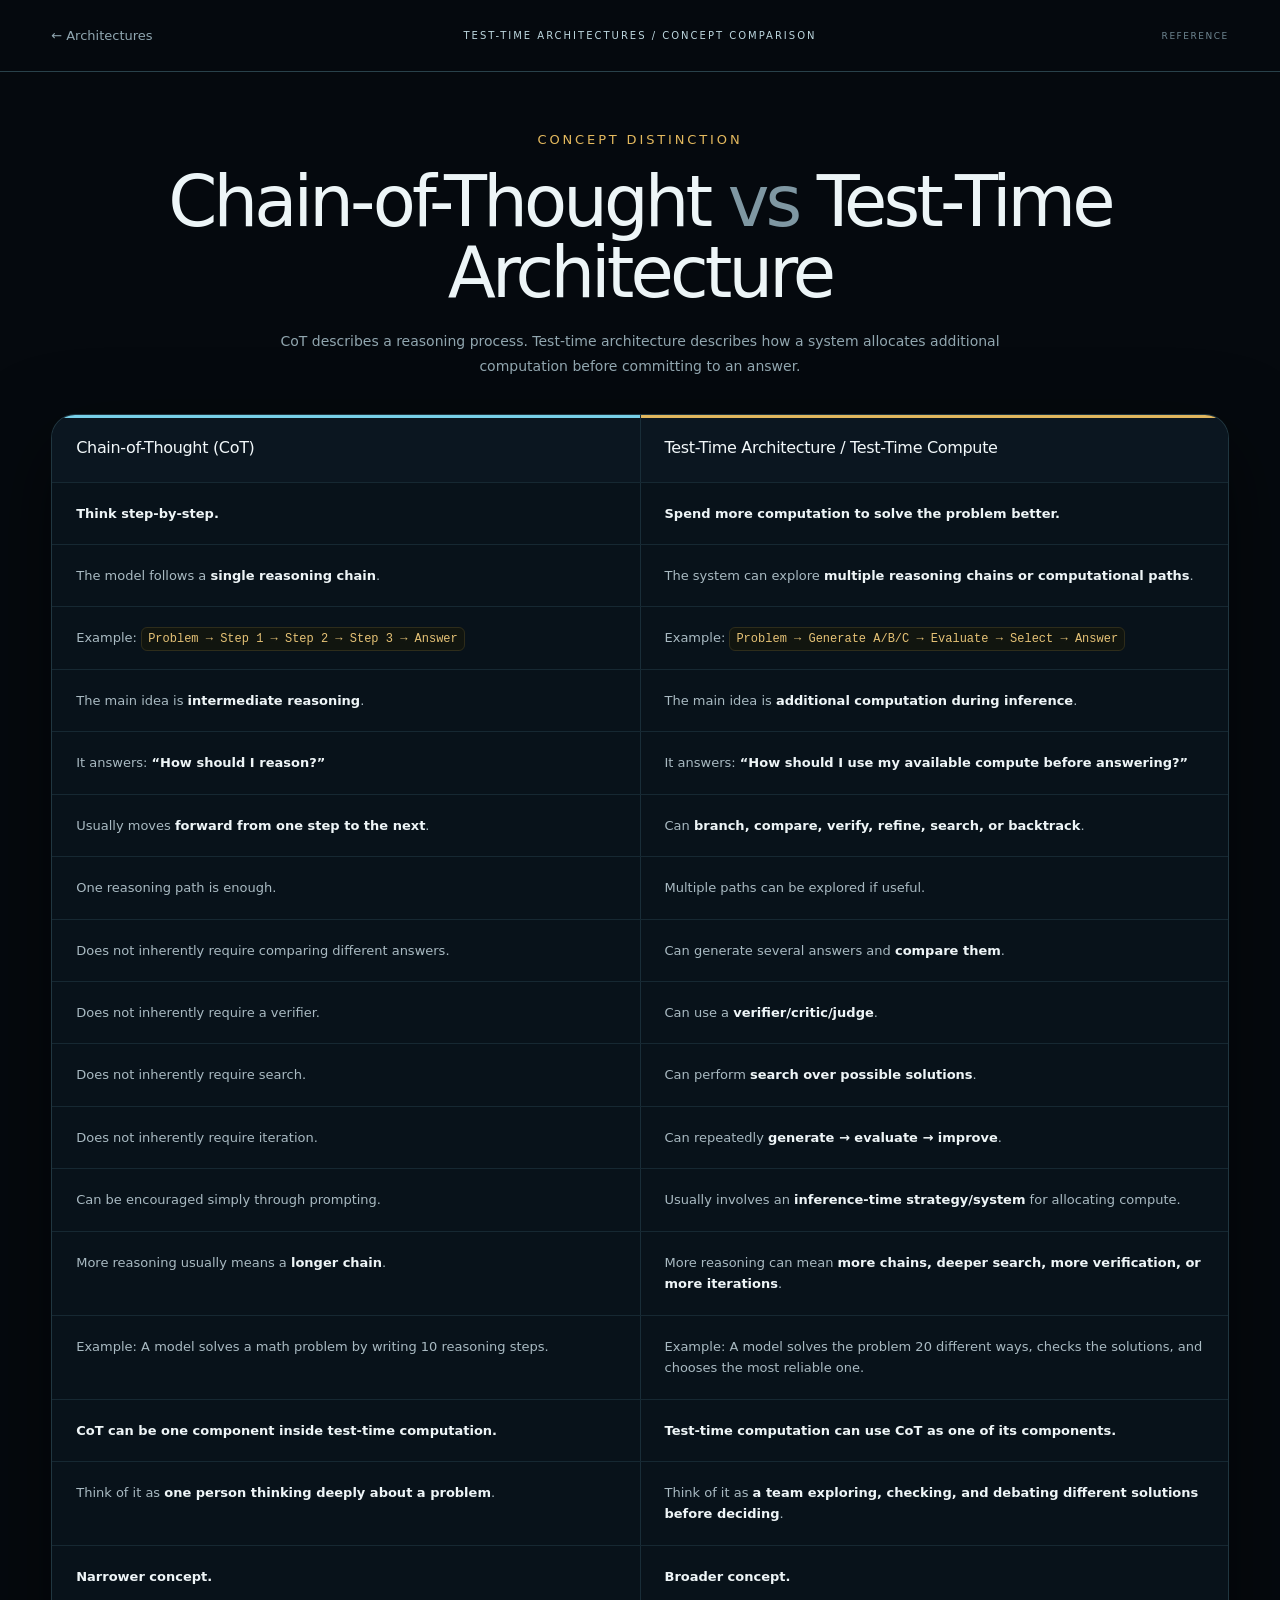
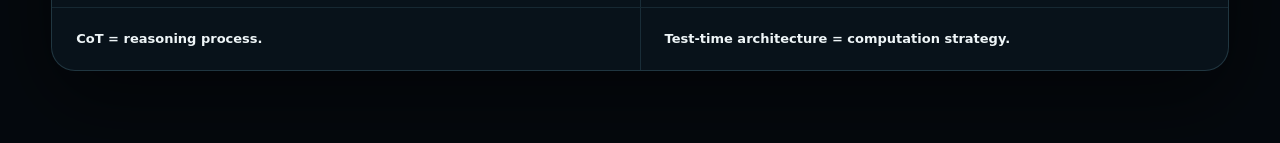
<file: cot-vs-test-time/index.html>
<!doctype html>
<html lang="en">
<head>
  <meta charset="utf-8">
  <meta name="viewport" content="width=device-width,initial-scale=1">
  <meta name="theme-color" content="#05080d">
  <meta name="description" content="Chain-of-Thought compared with Test-Time Architecture and Test-Time Compute.">
  <title>CoT vs Test-Time Architecture</title>
  <link rel="stylesheet" href="comparison.css">
<link rel="stylesheet" href="../editorial.css">
</head>
<body>
  <header class="topbar">
    <a href="../index.html#architectures" class="back">← Architectures</a>
    <div class="brand">TEST-TIME ARCHITECTURES / CONCEPT COMPARISON</div>
    <div class="tag">REFERENCE</div>
  </header>

  <main class="comparison-shell">
    <div class="intro">
      <p class="kicker">CONCEPT DISTINCTION</p>
      <h1>Chain-of-Thought <span>vs</span> Test-Time Architecture</h1>
      <p class="lede">CoT describes a reasoning process. Test-time architecture describes how a system allocates additional computation before committing to an answer.</p>
    </div>

    <div class="table-frame" role="region" aria-label="Chain-of-Thought and Test-Time Architecture comparison" tabindex="0">
      <table>
        <thead>
          <tr>
            <th>Chain-of-Thought (CoT)</th>
            <th>Test-Time Architecture / Test-Time Compute</th>
          </tr>
        </thead>
        <tbody>
          <tr><td><strong>Think step-by-step.</strong></td><td><strong>Spend more computation to solve the problem better.</strong></td></tr>
          <tr><td>The model follows a <strong>single reasoning chain</strong>.</td><td>The system can explore <strong>multiple reasoning chains or computational paths</strong>.</td></tr>
          <tr><td>Example: <code>Problem → Step 1 → Step 2 → Step 3 → Answer</code></td><td>Example: <code>Problem → Generate A/B/C → Evaluate → Select → Answer</code></td></tr>
          <tr><td>The main idea is <strong>intermediate reasoning</strong>.</td><td>The main idea is <strong>additional computation during inference</strong>.</td></tr>
          <tr><td>It answers: <strong>“How should I reason?”</strong></td><td>It answers: <strong>“How should I use my available compute before answering?”</strong></td></tr>
          <tr><td>Usually moves <strong>forward from one step to the next</strong>.</td><td>Can <strong>branch, compare, verify, refine, search, or backtrack</strong>.</td></tr>
          <tr><td>One reasoning path is enough.</td><td>Multiple paths can be explored if useful.</td></tr>
          <tr><td>Does not inherently require comparing different answers.</td><td>Can generate several answers and <strong>compare them</strong>.</td></tr>
          <tr><td>Does not inherently require a verifier.</td><td>Can use a <strong>verifier/critic/judge</strong>.</td></tr>
          <tr><td>Does not inherently require search.</td><td>Can perform <strong>search over possible solutions</strong>.</td></tr>
          <tr><td>Does not inherently require iteration.</td><td>Can repeatedly <strong>generate → evaluate → improve</strong>.</td></tr>
          <tr><td>Can be encouraged simply through prompting.</td><td>Usually involves an <strong>inference-time strategy/system</strong> for allocating compute.</td></tr>
          <tr><td>More reasoning usually means a <strong>longer chain</strong>.</td><td>More reasoning can mean <strong>more chains, deeper search, more verification, or more iterations</strong>.</td></tr>
          <tr><td>Example: A model solves a math problem by writing 10 reasoning steps.</td><td>Example: A model solves the problem 20 different ways, checks the solutions, and chooses the most reliable one.</td></tr>
          <tr><td><strong>CoT can be one component inside test-time computation.</strong></td><td><strong>Test-time computation can use CoT as one of its components.</strong></td></tr>
          <tr><td>Think of it as <strong>one person thinking deeply about a problem</strong>.</td><td>Think of it as <strong>a team exploring, checking, and debating different solutions before deciding</strong>.</td></tr>
          <tr><td><strong>Narrower concept.</strong></td><td><strong>Broader concept.</strong></td></tr>
          <tr><td><strong>CoT = reasoning process.</strong></td><td><strong>Test-time architecture = computation strategy.</strong></td></tr>
        </tbody>
      </table>
    </div>
  </main>
<script src="../lesson-ui.js"></script>
</body>
</html>
</file>
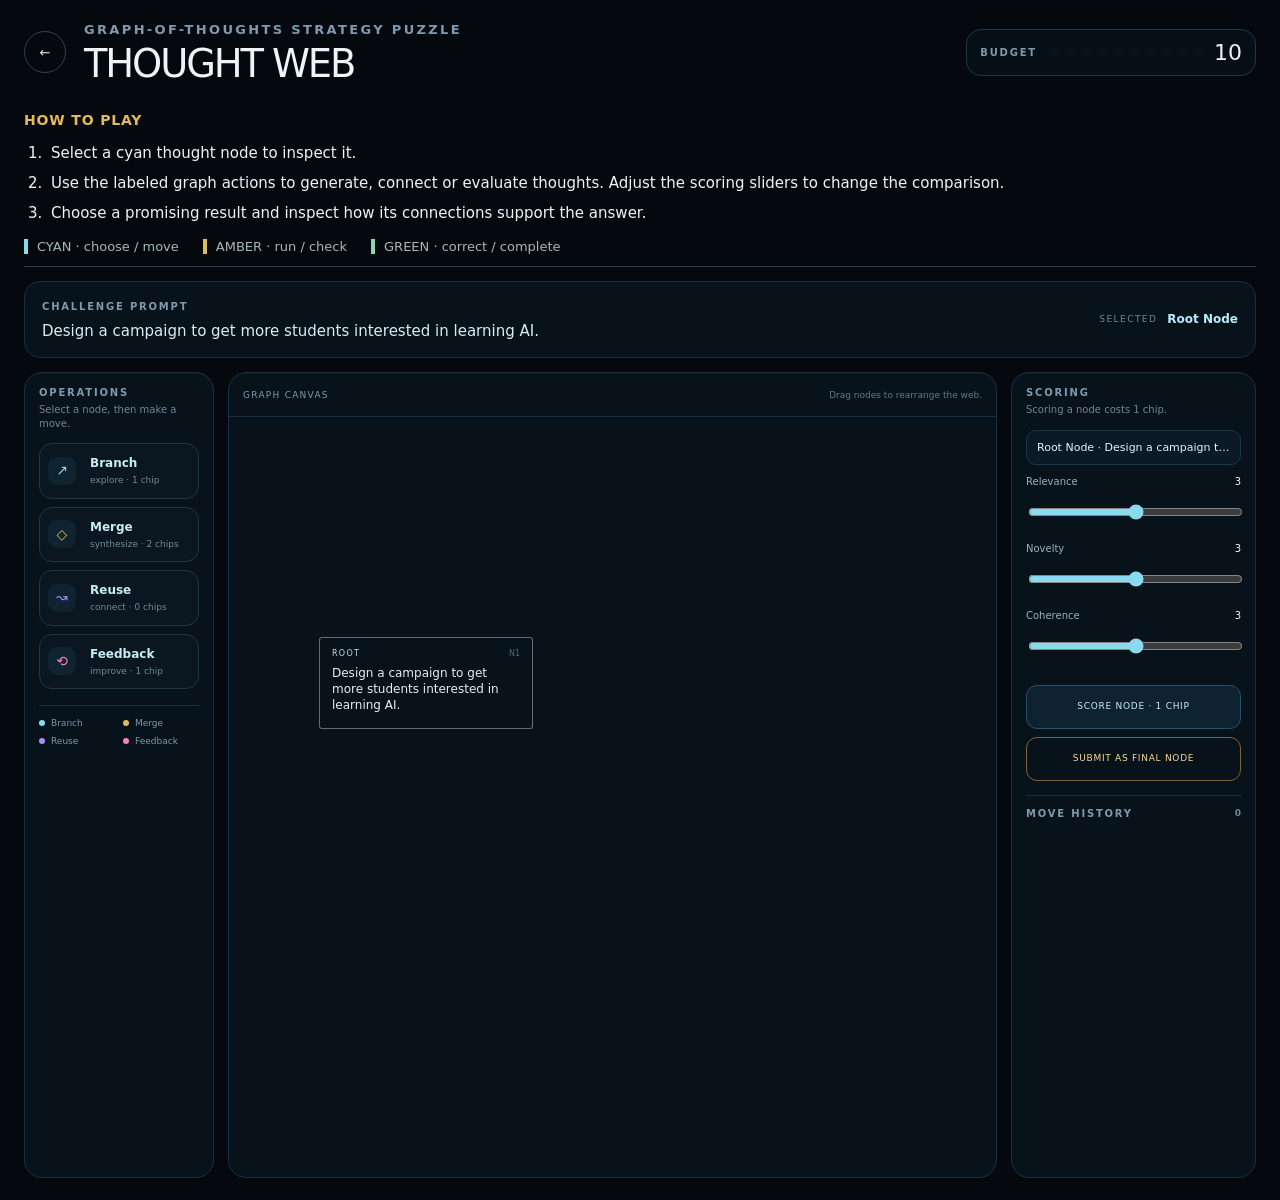
<file: graph-search/index.html>
<!doctype html>
<html lang="en">
<head>
  <meta charset="utf-8">
  <meta name="viewport" content="width=device-width,initial-scale=1">
  <title>THOUGHT WEB — Graph-of-Thoughts Strategy Puzzle</title>
  <link rel="stylesheet" href="thought-web.css">
<link rel="stylesheet" href="../editorial.css">
</head>
<body class="thought-web-page">
  <main class="game-shell">
    <header class="game-header">
      <a class="back-link" href="../inference-strategy/index.html" aria-label="Back to Test-Time Architectures">←</a>
      <div class="brand-block">
        <p class="eyebrow">GRAPH-OF-THOUGHTS STRATEGY PUZZLE</p>
        <h1>THOUGHT WEB</h1>
      </div>
      <div class="budget-block" aria-label="Budget chips remaining">
        <span class="budget-label">BUDGET</span>
        <div class="chip-row" id="chipRow"></div>
        <strong id="chipCount">10</strong>
      </div>
    </header>

    <aside class="game-instructions" aria-label="How to play"><strong>HOW TO PLAY</strong><ol><li>Select a cyan thought node to inspect it.</li><li>Use the labeled graph actions to generate, connect or evaluate thoughts. Adjust the scoring sliders to change the comparison.</li><li>Choose a promising result and inspect how its connections support the answer.</li></ol><div class="control-legend"><span>CYAN · choose / move</span><span class="action-key">AMBER · run / check</span><span class="result-key">GREEN · correct / complete</span></div></aside><section class="challenge-bar">
      <div>
        <span class="challenge-label">CHALLENGE PROMPT</span>
        <p>Design a campaign to get more students interested in learning AI.</p>
      </div>
      <div class="selected-readout">
        <span>SELECTED</span>
        <strong id="selectedReadout">Root Node</strong>
      </div>
    </section>

    <section class="play-layout">
      <aside class="operations-panel">
        <div class="panel-heading">
          <span>OPERATIONS</span>
          <small id="modeHint">Select a node, then make a move.</small>
        </div>
        <button class="op-button branch-op" data-op="branch"><span class="op-icon">↗</span><span><strong>Branch</strong><small>explore · 1 chip</small></span></button>
        <button class="op-button merge-op" data-op="merge"><span class="op-icon">◇</span><span><strong>Merge</strong><small>synthesize · 2 chips</small></span></button>
        <button class="op-button reuse-op" data-op="reuse"><span class="op-icon">↝</span><span><strong>Reuse</strong><small>connect · 0 chips</small></span></button>
        <button class="op-button feedback-op" data-op="feedback"><span class="op-icon">⟲</span><span><strong>Feedback</strong><small>improve · 1 chip</small></span></button>
        <div class="operation-legend">
          <span><i class="legend-dot branch"></i>Branch</span>
          <span><i class="legend-dot merge"></i>Merge</span>
          <span><i class="legend-dot reuse"></i>Reuse</span>
          <span><i class="legend-dot feedback"></i>Feedback</span>
        </div>
      </aside>

      <section class="canvas-panel" aria-label="Thought graph">
        <div class="canvas-toolbar">
          <span>GRAPH CANVAS</span>
          <span id="canvasStatus">Drag nodes to rearrange the web.</span>
        </div>
        <div class="canvas-viewport" id="canvasViewport">
          <div class="graph-stage" id="graphStage">
            <svg class="edge-layer" id="edgeLayer" aria-hidden="true">
              <defs>
                <marker id="arrow-branch" markerwidth="8" markerheight="8" refx="7" refy="4" orient="auto"><path d="M0,0 L8,4 L0,8 Z"></path></marker>
                <marker id="arrow-merge" markerwidth="8" markerheight="8" refx="7" refy="4" orient="auto"><path d="M0,0 L8,4 L0,8 Z"></path></marker>
                <marker id="arrow-feedback" markerwidth="8" markerheight="8" refx="7" refy="4" orient="auto"><path d="M0,0 L8,4 L0,8 Z"></path></marker>
                <marker id="arrow-reuse" markerwidth="8" markerheight="8" refx="7" refy="4" orient="auto"><path d="M0,0 L8,4 L0,8 Z"></path></marker>
              </defs>
            </svg>
            <div class="node-layer" id="nodeLayer"></div>
          </div>
        </div>
      </section>

      <aside class="score-panel">
        <div class="panel-heading"><span>SCORING</span><small>Scoring a node costs 1 chip.</small></div>
        <div class="score-target" id="scoreTarget">Root Node</div>
        <label>Relevance <output id="relevanceOut">3</output><input id="relevance" type="range" min="1" max="5" value="3"></label>
        <label>Novelty <output id="noveltyOut">3</output><input id="novelty" type="range" min="1" max="5" value="3"></label>
        <label>Coherence <output id="coherenceOut">3</output><input id="coherence" type="range" min="1" max="5" value="3"></label>
        <button class="score-button" id="scoreButton">SCORE NODE · 1 CHIP</button>
        <button class="final-button" id="finalButton">SUBMIT AS FINAL NODE</button>
        <div class="history-wrap">
          <div class="history-title"><span>MOVE HISTORY</span><strong id="moveCount">0</strong></div>
          <ol class="history-list" id="historyList"></ol>
        </div>
      </aside>
    </section>
  </main>

  <div class="composer" id="composer" hidden>
    <div class="composer-card">
      <div class="composer-top"><span id="composerEyebrow">BRANCH</span><button id="composerClose" aria-label="Close">×</button></div>
      <h2 id="composerTitle">Create child ideas</h2>
      <p id="composerCopy"></p>
      <div id="composerBody"></div>
      <button class="composer-confirm" id="composerConfirm">CREATE</button>
    </div>
  </div>

  <section class="final-screen" id="finalScreen" hidden>
    <div class="final-card">
      <p class="eyebrow">FINAL NODE SUBMITTED</p>
      <h2 id="finalNodeText"></h2>
      <div class="final-score" id="finalScore">0.0</div>
      <p class="out-of">OUT OF 5</p>
      <div class="final-metrics" id="finalMetrics"></div>
      <p class="formula" id="finalFormula"></p>
      <button id="restartButton">PLAY AGAIN</button>
    </div>
  </section>

  <script src="thought-web.js"></script>
<script src="../lesson-ui.js"></script>
</body>
</html>
</file>
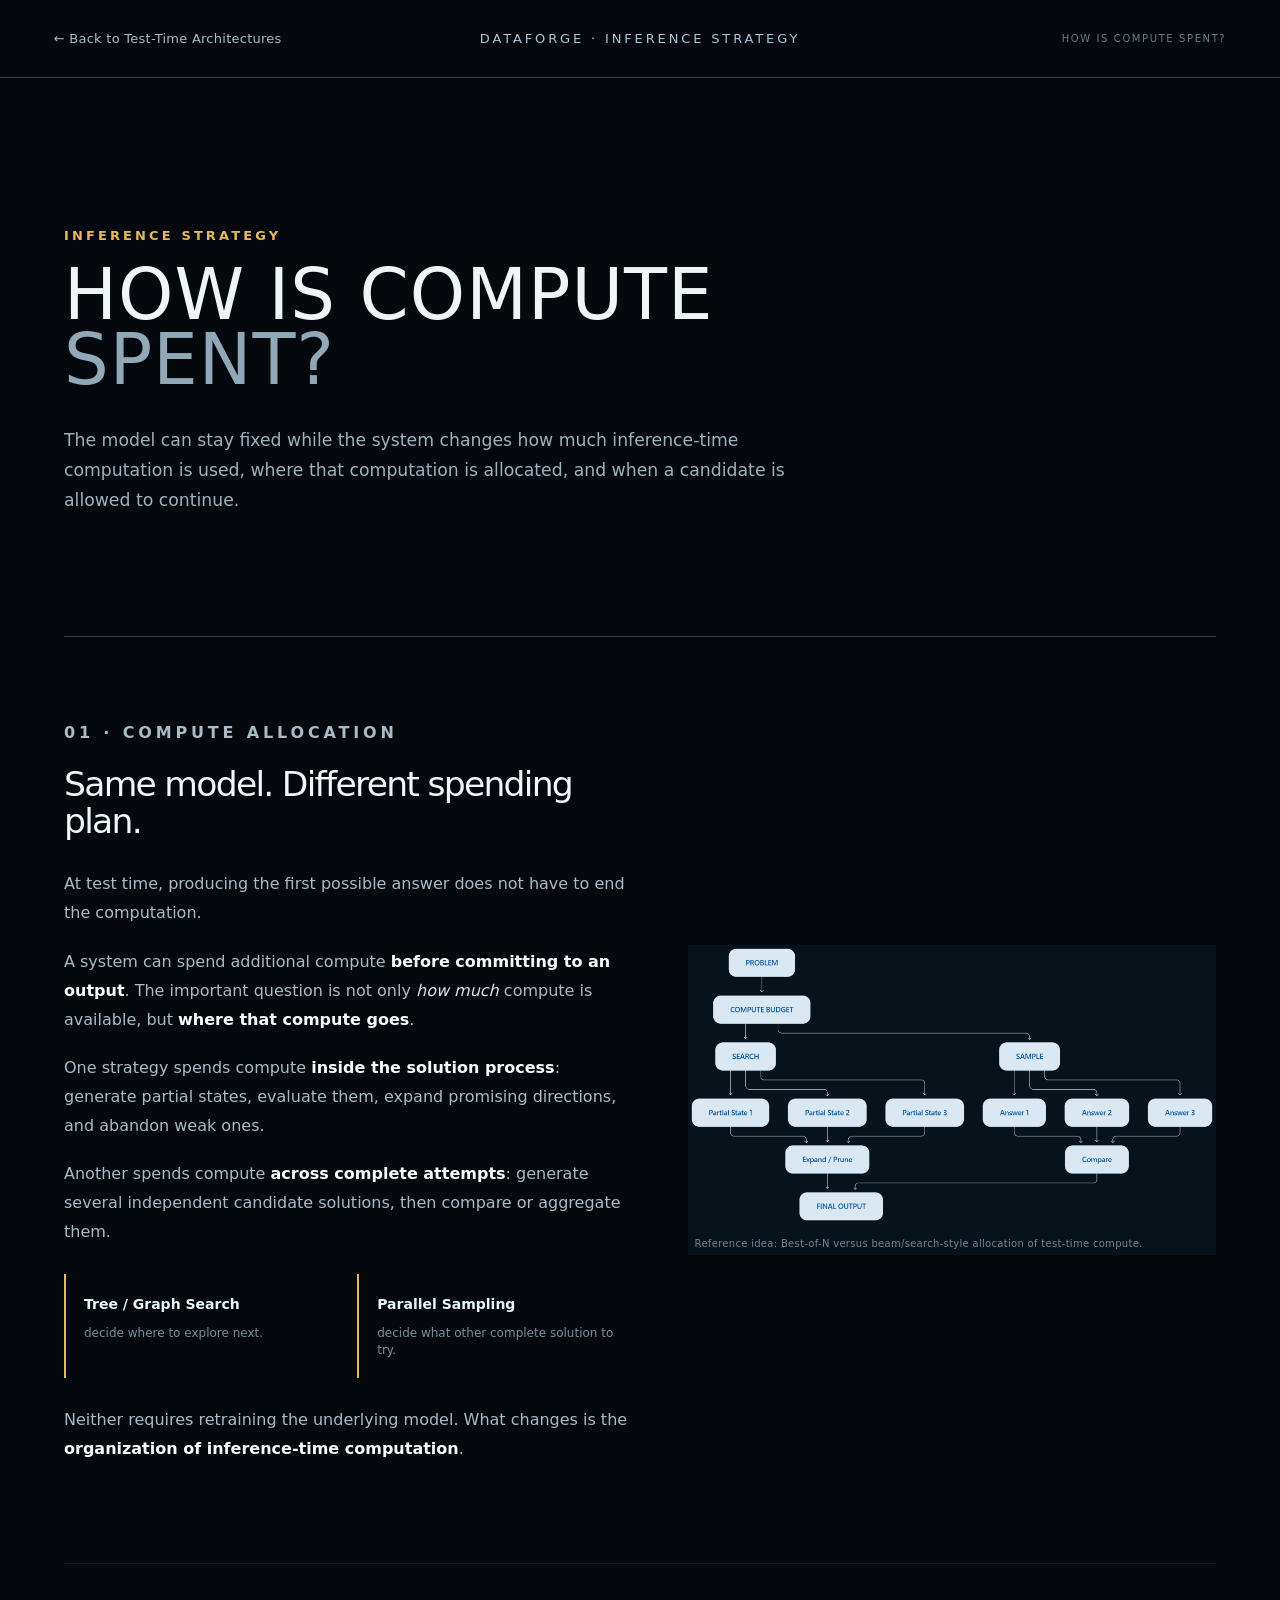
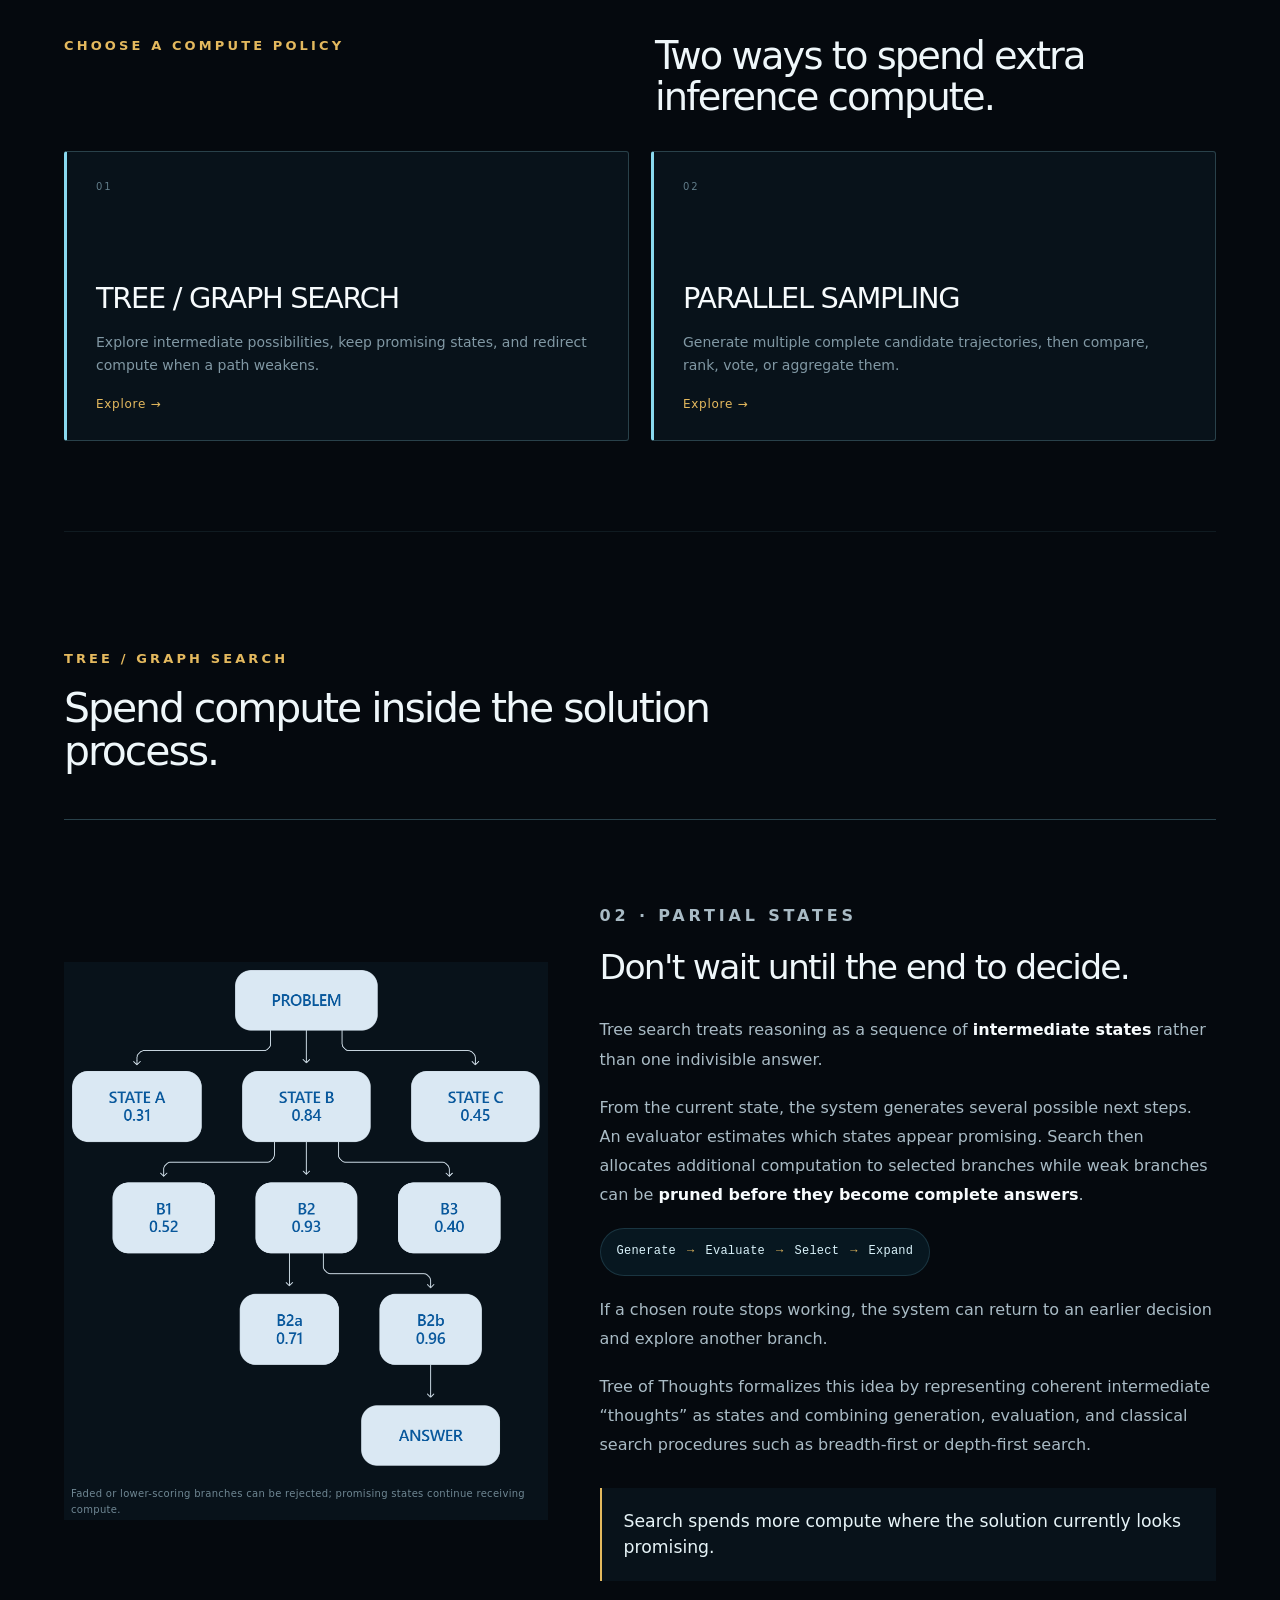
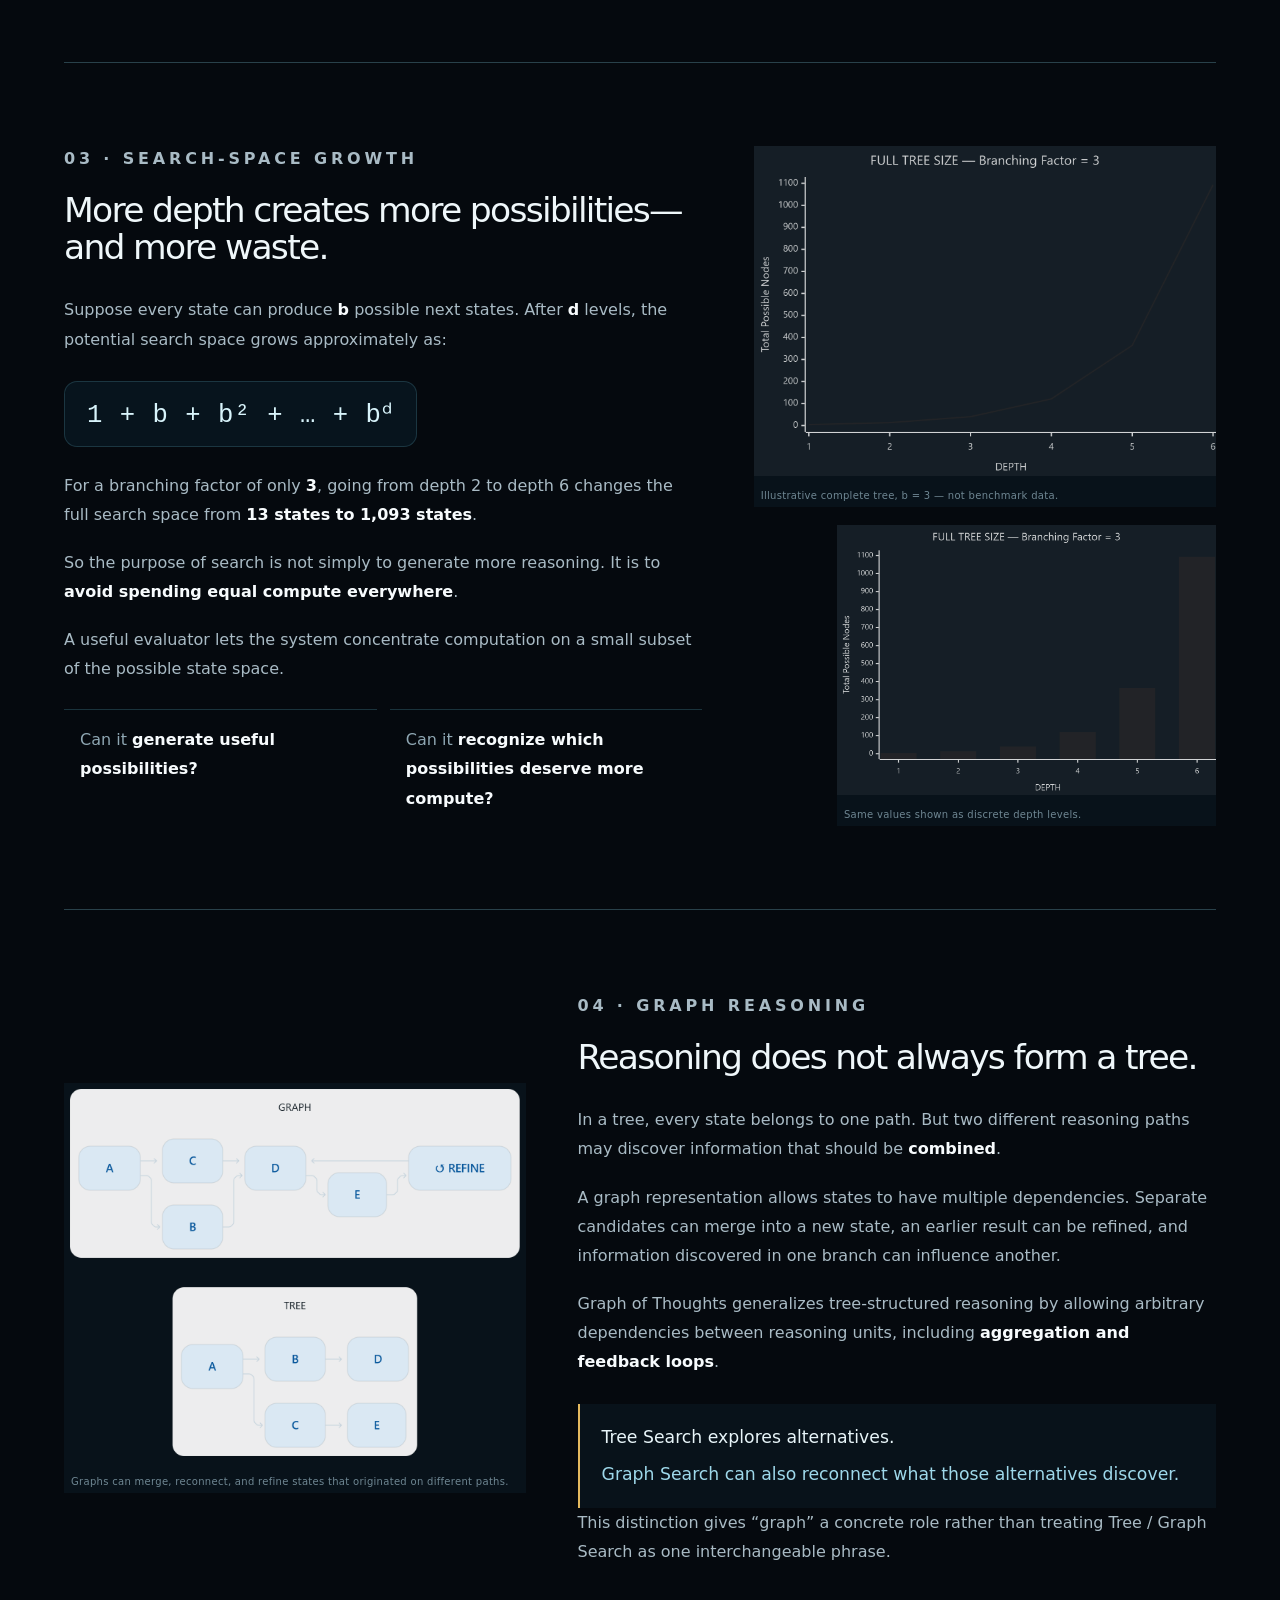
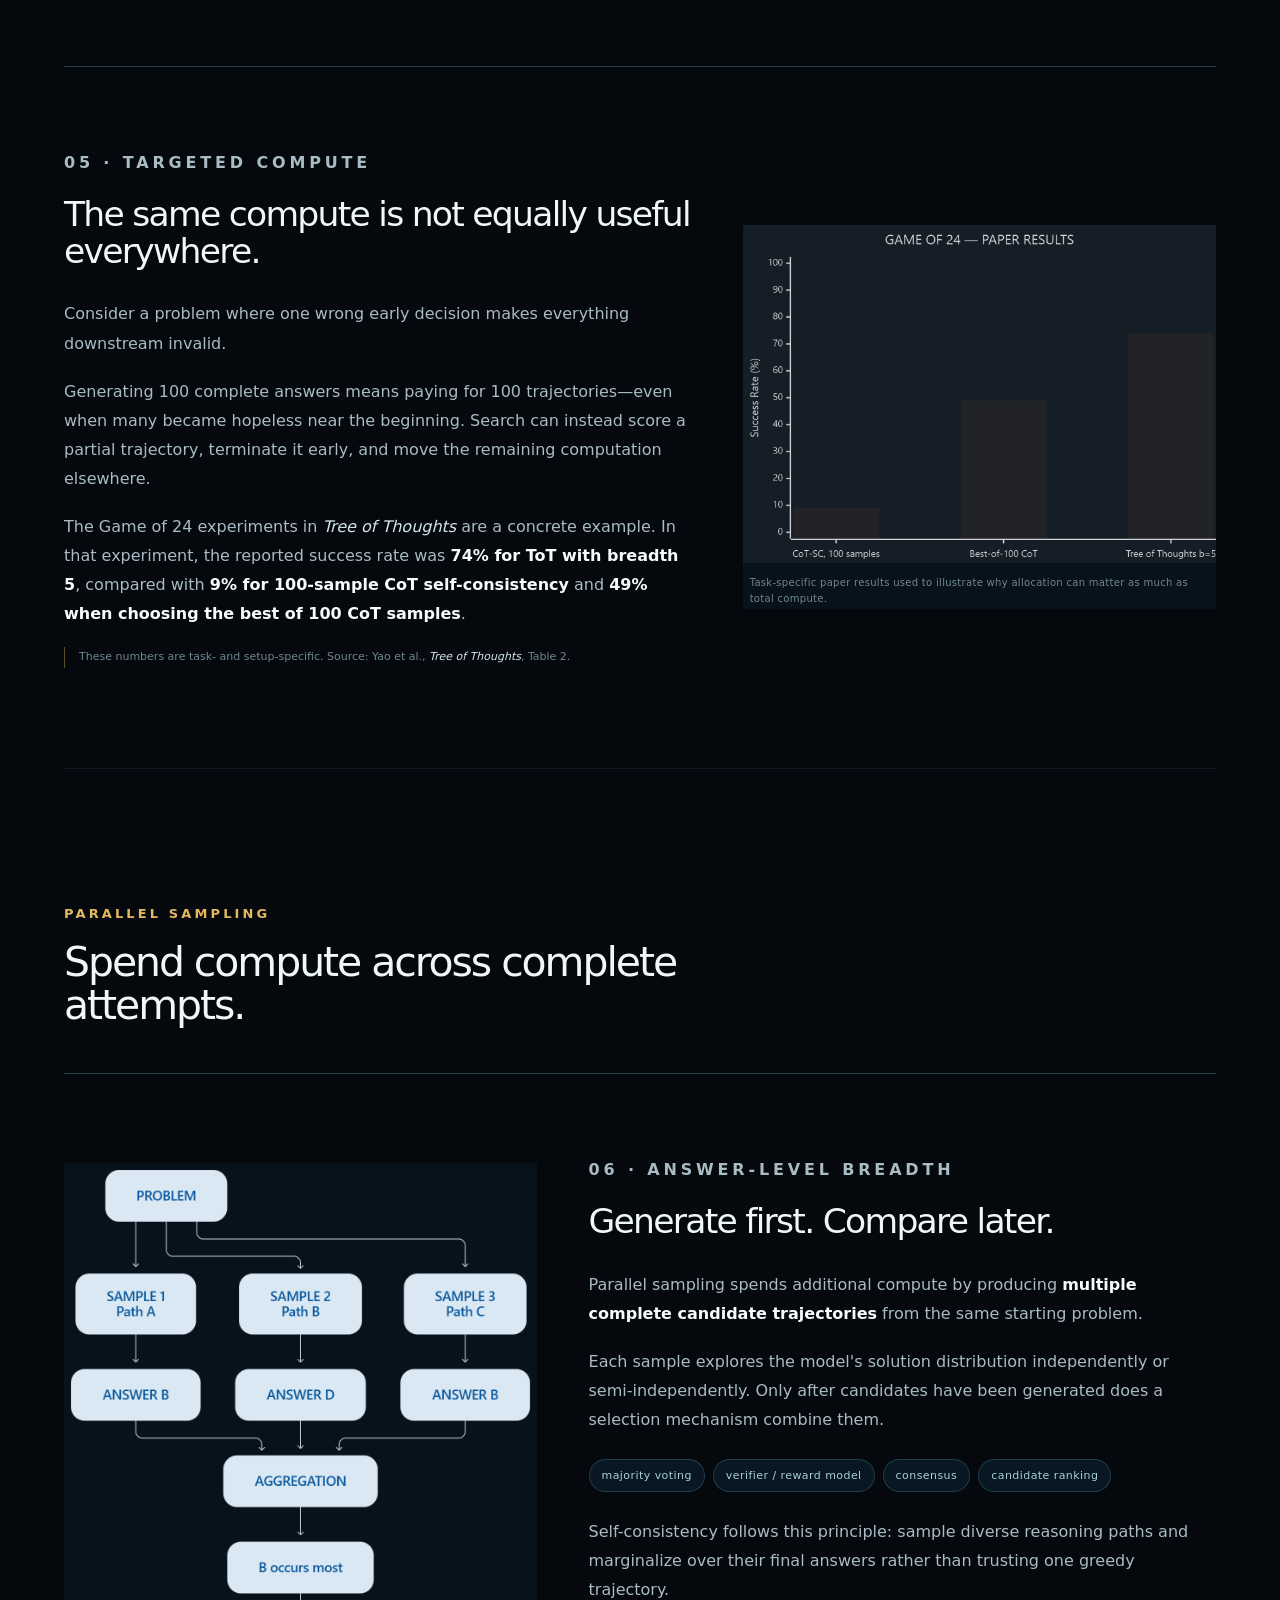
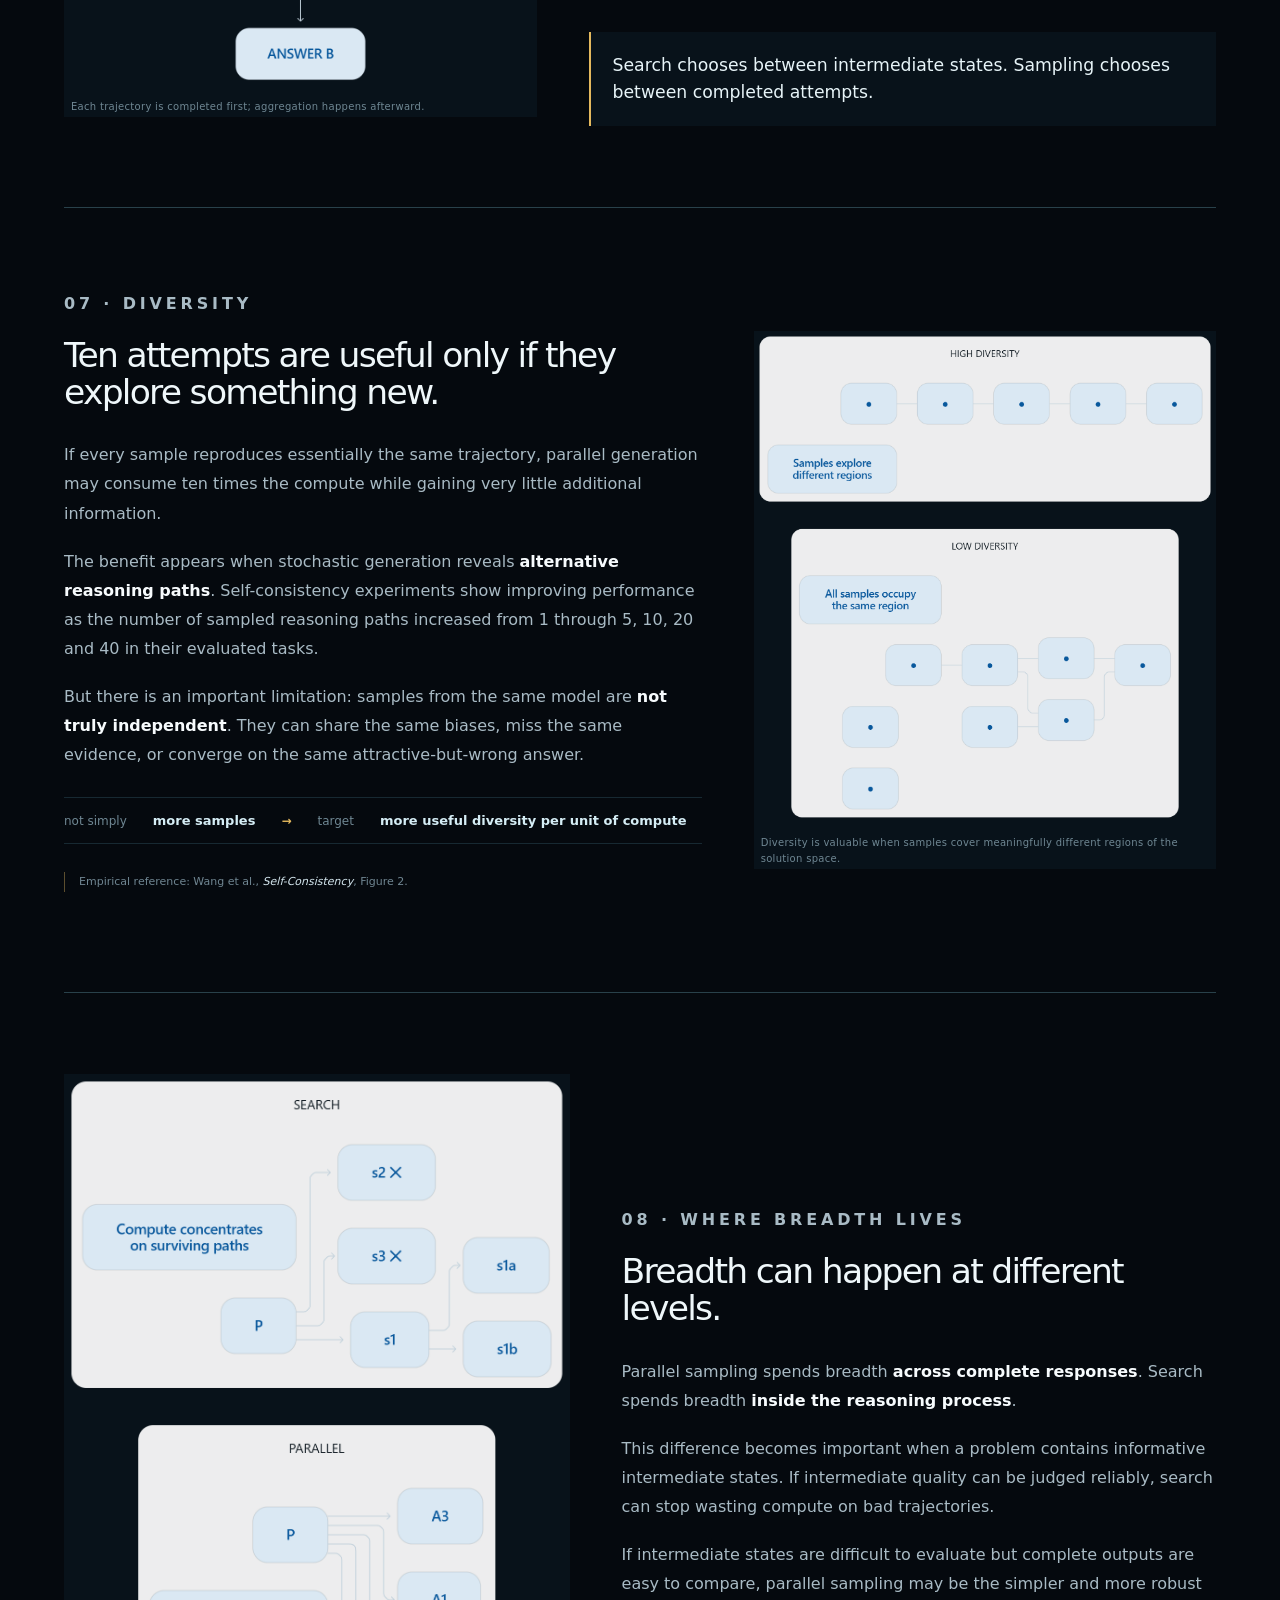
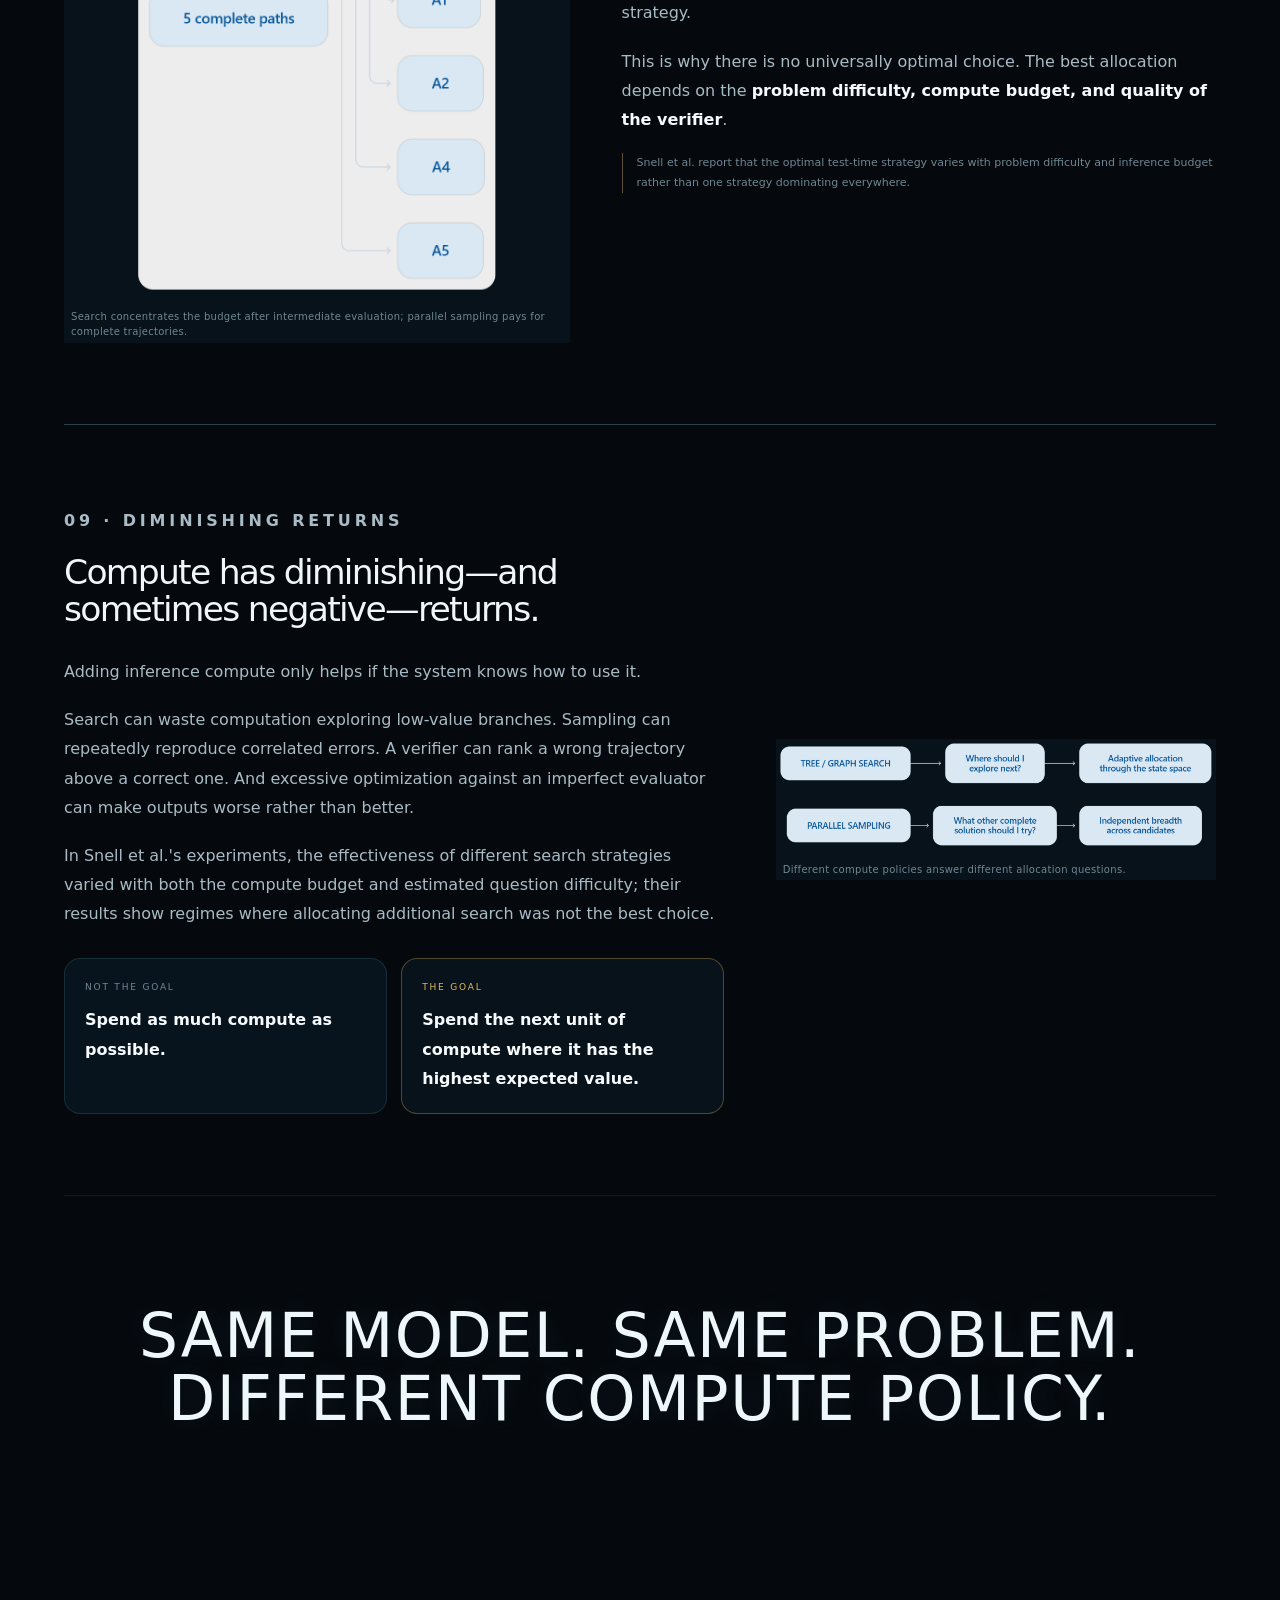
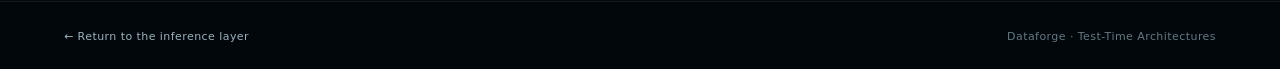
<file: inference-strategy/index.html>
<!doctype html>
<html lang="en">
<head>
  <meta charset="utf-8">
  <meta name="viewport" content="width=device-width,initial-scale=1">
  <meta name="theme-color" content="#05090e">
  <meta name="description" content="Inference strategies: tree and graph search, parallel sampling, and how test-time compute is allocated.">
  <title>Inference Strategies · Dataforge</title>
  <link rel="stylesheet" href="inference-strategy.css">
<link rel="stylesheet" href="../editorial.css">
</head>
<body>
  <div class="ambient" aria-hidden="true"><i></i><i></i><i></i></div>

  <header class="site-header">
    <a class="back-home" href="../index.html#inference">← Back to Test-Time Architectures</a>
    <span class="header-label">DATAFORGE · INFERENCE STRATEGY</span>
    <span class="header-question">HOW IS COMPUTE SPENT?</span>
  </header>

  <main>
    <section class="intro">
      <p class="eyebrow">INFERENCE STRATEGY</p>
      <h1>HOW IS COMPUTE <span>SPENT?</span></h1>
      <p class="intro-copy">The model can stay fixed while the system changes how much inference-time computation is used, where that computation is allocated, and when a candidate is allowed to continue.</p>
    </section>

    <section class="story-row row-52-48" aria-labelledby="row1-title">
      <div class="story-copy">
        <p class="row-index">01 · COMPUTE ALLOCATION</p>
        <h2 id="row1-title">Same model. Different spending plan.</h2>
        <p>At test time, producing the first possible answer does not have to end the computation.</p>
        <p>A system can spend additional compute <strong>before committing to an output</strong>. The important question is not only <em>how much</em> compute is available, but <strong>where that compute goes</strong>.</p>
        <p>One strategy spends compute <strong>inside the solution process</strong>: generate partial states, evaluate them, expand promising directions, and abandon weak ones.</p>
        <p>Another spends compute <strong>across complete attempts</strong>: generate several independent candidate solutions, then compare or aggregate them.</p>
        <div class="principle-pair">
          <p><strong>Tree / Graph Search</strong><span>decide where to explore next.</span></p>
          <p><strong>Parallel Sampling</strong><span>decide what other complete solution to try.</span></p>
        </div>
        <p>Neither requires retraining the underlying model. What changes is the <strong>organization of inference-time computation</strong>.</p>
      </div>
      <figure class="visual-frame">
        <img src="assets/inference-budget.png" alt="A problem receives a compute budget that can be allocated either to search over partial states or sampling complete answers before a final output.">
        <figcaption>Reference idea: Best-of-N versus beam/search-style allocation of test-time compute.</figcaption>
      </figure>
    </section>

    <section class="strategy-gateway" aria-label="Inference strategy destinations">
      <div class="gateway-heading">
        <p class="eyebrow">CHOOSE A COMPUTE POLICY</p>
        <h2>Two ways to spend extra inference compute.</h2>
      </div>
      <div class="gateway-cards">
        <a class="gateway-card" href="../search/index.html">
          <span class="gateway-number">01</span>
          <strong>TREE / GRAPH SEARCH</strong>
          <p>Explore intermediate possibilities, keep promising states, and redirect compute when a path weakens.</p>
          <span class="gateway-arrow">Explore →</span>
        </a>
        <a class="gateway-card" href="../parallel-sampling/index.html">
          <span class="gateway-number">02</span>
          <strong>PARALLEL SAMPLING</strong>
          <p>Generate multiple complete candidate trajectories, then compare, rank, vote, or aggregate them.</p>
          <span class="gateway-arrow">Explore →</span>
        </a>
      </div>
    </section>

    <section class="section-break" aria-labelledby="tree-section">
      <p class="eyebrow">TREE / GRAPH SEARCH</p>
      <h2 id="tree-section">Spend compute inside the solution process.</h2>
    </section>

    <section class="story-row row-44-56 visual-first" aria-labelledby="row2-title">
      <figure class="visual-frame">
        <img src="assets/tree-partial-states.png" alt="A tree search where states have scores and the strongest branch continues through B2 and B2b to the answer.">
        <figcaption>Faded or lower-scoring branches can be rejected; promising states continue receiving compute.</figcaption>
      </figure>
      <div class="story-copy">
        <p class="row-index">02 · PARTIAL STATES</p>
        <h2 id="row2-title">Don't wait until the end to decide.</h2>
        <p>Tree search treats reasoning as a sequence of <strong>intermediate states</strong> rather than one indivisible answer.</p>
        <p>From the current state, the system generates several possible next steps. An evaluator estimates which states appear promising. Search then allocates additional computation to selected branches while weak branches can be <strong>pruned before they become complete answers</strong>.</p>
        <p class="flow-equation">Generate <b>→</b> Evaluate <b>→</b> Select <b>→</b> Expand</p>
        <p>If a chosen route stops working, the system can return to an earlier decision and explore another branch.</p>
        <p>Tree of Thoughts formalizes this idea by representing coherent intermediate “thoughts” as states and combining generation, evaluation, and classical search procedures such as breadth-first or depth-first search.</p>
        <blockquote>Search spends more compute where the solution currently looks promising.</blockquote>
      </div>
    </section>

    <section class="story-row row-58-42" aria-labelledby="row3-title">
      <div class="story-copy">
        <p class="row-index">03 · SEARCH-SPACE GROWTH</p>
        <h2 id="row3-title">More depth creates more possibilities—and more waste.</h2>
        <p>Suppose every state can produce <strong>b</strong> possible next states. After <strong>d</strong> levels, the potential search space grows approximately as:</p>
        <div class="math-line" aria-label="one plus b plus b squared continuing through b to the d">1 + b + b² + … + bᵈ</div>
        <p>For a branching factor of only <strong>3</strong>, going from depth 2 to depth 6 changes the full search space from <strong>13 states to 1,093 states</strong>.</p>
        <p>So the purpose of search is not simply to generate more reasoning. It is to <strong>avoid spending equal compute everywhere</strong>.</p>
        <p>A useful evaluator lets the system concentrate computation on a small subset of the possible state space.</p>
        <div class="question-pair">
          <p>Can it <strong>generate useful possibilities?</strong></p>
          <p>Can it <strong>recognize which possibilities deserve more compute?</strong></p>
        </div>
      </div>
      <div class="visual-stack">
        <figure class="visual-frame paper-visual">
          <img src="assets/tree-growth-line.png" alt="Line chart showing full tree size for branching factor three increasing rapidly with depth from 1 to 6.">
          <figcaption>Illustrative complete tree, b = 3 — not benchmark data.</figcaption>
        </figure>
        <figure class="visual-frame compact paper-visual">
          <img src="assets/tree-growth-bars.png" alt="Bar chart showing the same full tree size values for depths one through six.">
          <figcaption>Same values shown as discrete depth levels.</figcaption>
        </figure>
      </div>
    </section>

    <section class="story-row row-42-58 visual-first" aria-labelledby="row4-title">
      <figure class="visual-frame">
        <img src="assets/graph-vs-tree.png" alt="Comparison of a graph with merging and refinement paths versus a tree where branches remain separate.">
        <figcaption>Graphs can merge, reconnect, and refine states that originated on different paths.</figcaption>
      </figure>
      <div class="story-copy">
        <p class="row-index">04 · GRAPH REASONING</p>
        <h2 id="row4-title">Reasoning does not always form a tree.</h2>
        <p>In a tree, every state belongs to one path. But two different reasoning paths may discover information that should be <strong>combined</strong>.</p>
        <p>A graph representation allows states to have multiple dependencies. Separate candidates can merge into a new state, an earlier result can be refined, and information discovered in one branch can influence another.</p>
        <p>Graph of Thoughts generalizes tree-structured reasoning by allowing arbitrary dependencies between reasoning units, including <strong>aggregation and feedback loops</strong>.</p>
        <blockquote class="dual-quote"><span>Tree Search explores alternatives.</span><span>Graph Search can also reconnect what those alternatives discover.</span></blockquote>
        <p>This distinction gives “graph” a concrete role rather than treating Tree / Graph Search as one interchangeable phrase.</p>
      </div>
    </section>

    <section class="story-row row-57-43" aria-labelledby="row5-title">
      <div class="story-copy">
        <p class="row-index">05 · TARGETED COMPUTE</p>
        <h2 id="row5-title">The same compute is not equally useful everywhere.</h2>
        <p>Consider a problem where one wrong early decision makes everything downstream invalid.</p>
        <p>Generating 100 complete answers means paying for 100 trajectories—even when many became hopeless near the beginning. Search can instead score a partial trajectory, terminate it early, and move the remaining computation elsewhere.</p>
        <p>The Game of 24 experiments in <em>Tree of Thoughts</em> are a concrete example. In that experiment, the reported success rate was <strong>74% for ToT with breadth 5</strong>, compared with <strong>9% for 100-sample CoT self-consistency</strong> and <strong>49% when choosing the best of 100 CoT samples</strong>.</p>
        <p class="source-note">These numbers are task- and setup-specific. Source: Yao et al., <em>Tree of Thoughts</em>, Table 2.</p>
      </div>
      <figure class="visual-frame paper-visual">
        <img src="assets/game-of-24-results.png" alt="Game of 24 success rate comparison: CoT self-consistency 100 samples, best of 100 CoT, and Tree of Thoughts breadth five.">
        <figcaption>Task-specific paper results used to illustrate why allocation can matter as much as total compute.</figcaption>
      </figure>
    </section>

    <section class="section-break parallel-break" aria-labelledby="parallel-section">
      <p class="eyebrow">PARALLEL SAMPLING</p>
      <h2 id="parallel-section">Spend compute across complete attempts.</h2>
    </section>

    <section class="story-row row-43-57 visual-first" aria-labelledby="row6-title">
      <figure class="visual-frame">
        <img src="assets/parallel-aggregation.png" alt="Three complete sampled solution paths produce answers which are aggregated by majority occurrence into a final answer.">
        <figcaption>Each trajectory is completed first; aggregation happens afterward.</figcaption>
      </figure>
      <div class="story-copy">
        <p class="row-index">06 · ANSWER-LEVEL BREADTH</p>
        <h2 id="row6-title">Generate first. Compare later.</h2>
        <p>Parallel sampling spends additional compute by producing <strong>multiple complete candidate trajectories</strong> from the same starting problem.</p>
        <p>Each sample explores the model's solution distribution independently or semi-independently. Only after candidates have been generated does a selection mechanism combine them.</p>
        <div class="mechanism-list" aria-label="Possible aggregation mechanisms">
          <span>majority voting</span><span>verifier / reward model</span><span>consensus</span><span>candidate ranking</span>
        </div>
        <p>Self-consistency follows this principle: sample diverse reasoning paths and marginalize over their final answers rather than trusting one greedy trajectory.</p>
        <blockquote>Search chooses between intermediate states. Sampling chooses between completed attempts.</blockquote>
      </div>
    </section>

    <section class="story-row row-58-42" aria-labelledby="row7-title">
      <div class="story-copy">
        <p class="row-index">07 · DIVERSITY</p>
        <h2 id="row7-title">Ten attempts are useful only if they explore something new.</h2>
        <p>If every sample reproduces essentially the same trajectory, parallel generation may consume ten times the compute while gaining very little additional information.</p>
        <p>The benefit appears when stochastic generation reveals <strong>alternative reasoning paths</strong>. Self-consistency experiments show improving performance as the number of sampled reasoning paths increased from 1 through 5, 10, 20 and 40 in their evaluated tasks.</p>
        <p>But there is an important limitation: samples from the same model are <strong>not truly independent</strong>. They can share the same biases, miss the same evidence, or converge on the same attractive-but-wrong answer.</p>
        <div class="target-shift"><span>not simply</span><strong>more samples</strong><b>→</b><span>target</span><strong>more useful diversity per unit of compute</strong></div>
        <p class="source-note">Empirical reference: Wang et al., <em>Self-Consistency</em>, Figure 2.</p>
      </div>
      <figure class="visual-frame">
        <img src="assets/sampling-diversity.png" alt="High diversity samples spread across different regions while low diversity samples cluster in the same region.">
        <figcaption>Diversity is valuable when samples cover meaningfully different regions of the solution space.</figcaption>
      </figure>
    </section>

    <section class="story-row row-46-54 visual-first" aria-labelledby="row8-title">
      <figure class="visual-frame">
        <img src="assets/search-vs-parallel.png" alt="Comparison where search concentrates compute on surviving partial paths while parallel sampling spends compute on five complete paths.">
        <figcaption>Search concentrates the budget after intermediate evaluation; parallel sampling pays for complete trajectories.</figcaption>
      </figure>
      <div class="story-copy">
        <p class="row-index">08 · WHERE BREADTH LIVES</p>
        <h2 id="row8-title">Breadth can happen at different levels.</h2>
        <p>Parallel sampling spends breadth <strong>across complete responses</strong>. Search spends breadth <strong>inside the reasoning process</strong>.</p>
        <p>This difference becomes important when a problem contains informative intermediate states. If intermediate quality can be judged reliably, search can stop wasting compute on bad trajectories.</p>
        <p>If intermediate states are difficult to evaluate but complete outputs are easy to compare, parallel sampling may be the simpler and more robust strategy.</p>
        <p>This is why there is no universally optimal choice. The best allocation depends on the <strong>problem difficulty, compute budget, and quality of the verifier</strong>.</p>
        <p class="source-note">Snell et al. report that the optimal test-time strategy varies with problem difficulty and inference budget rather than one strategy dominating everywhere.</p>
      </div>
    </section>

    <section class="story-row row-60-40" aria-labelledby="row9-title">
      <div class="story-copy">
        <p class="row-index">09 · DIMINISHING RETURNS</p>
        <h2 id="row9-title">Compute has diminishing—and sometimes negative—returns.</h2>
        <p>Adding inference compute only helps if the system knows how to use it.</p>
        <p>Search can waste computation exploring low-value branches. Sampling can repeatedly reproduce correlated errors. A verifier can rank a wrong trajectory above a correct one. And excessive optimization against an imperfect evaluator can make outputs worse rather than better.</p>
        <p>In Snell et al.'s experiments, the effectiveness of different search strategies varied with both the compute budget and estimated question difficulty; their results show regimes where allocating additional search was not the best choice.</p>
        <div class="goal-reframe">
          <p><span>NOT THE GOAL</span><strong>Spend as much compute as possible.</strong></p>
          <p><span>THE GOAL</span><strong>Spend the next unit of compute where it has the highest expected value.</strong></p>
        </div>
      </div>
      <figure class="visual-frame">
        <img src="assets/compute-policy-summary.png" alt="Summary comparing tree or graph search as adaptive state-space allocation with parallel sampling as independent breadth across candidates.">
        <figcaption>Different compute policies answer different allocation questions.</figcaption>
      </figure>
    </section>

    <section class="closing-line" aria-label="Core inference strategy takeaway">
      <p>SAME MODEL. SAME PROBLEM. DIFFERENT COMPUTE POLICY.</p>
    </section>
  </main>

  <footer class="page-footer">
    <a href="../index.html#inference">← Return to the inference layer</a>
    <span>Dataforge · Test-Time Architectures</span>
  </footer>
<script src="../lesson-ui.js"></script>
</body>
</html>
</file>
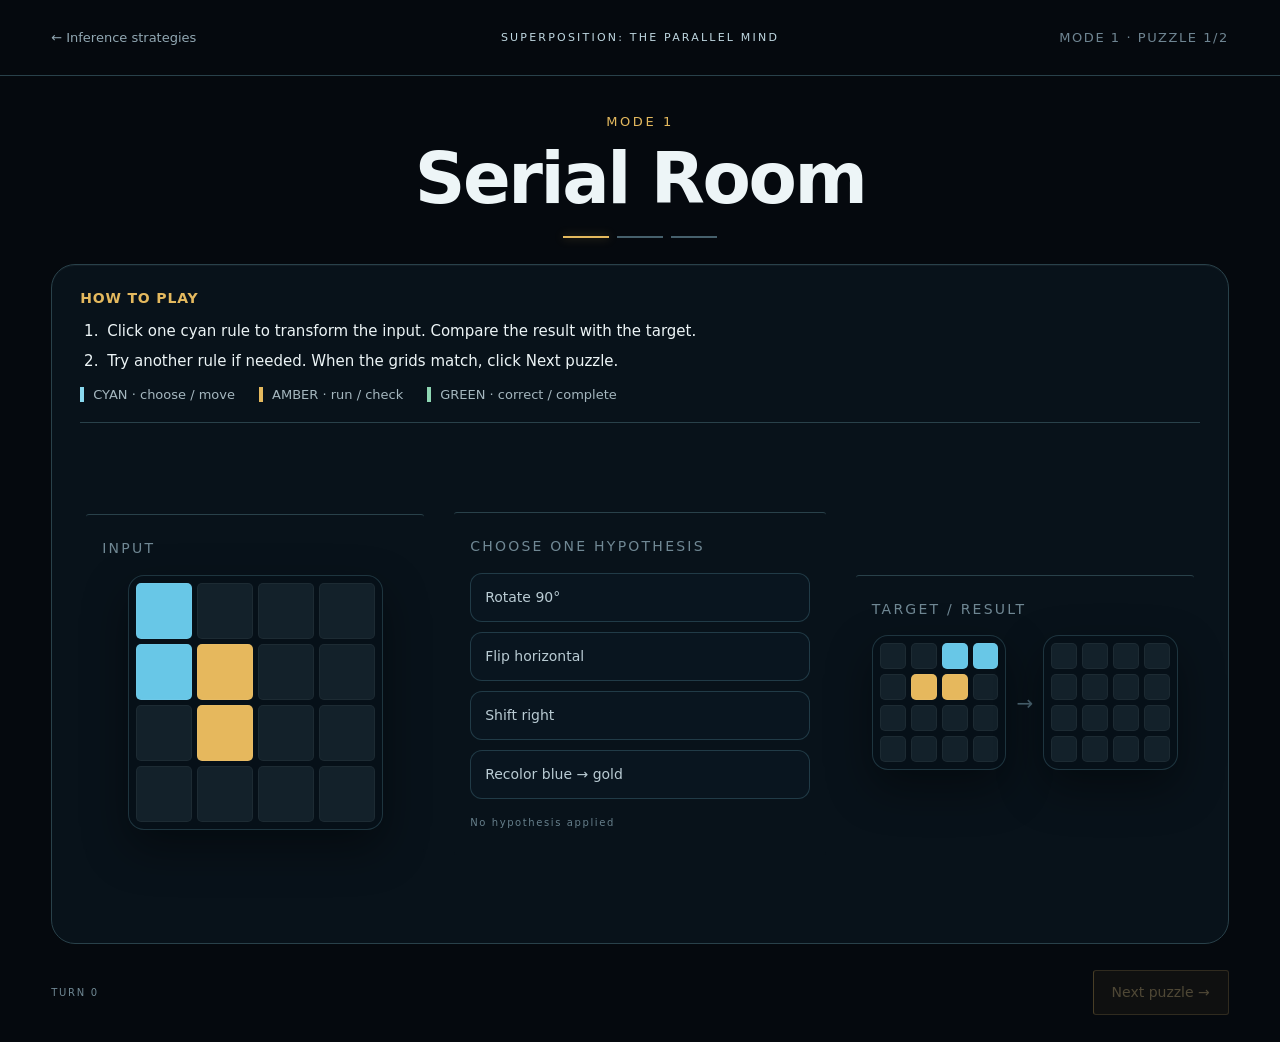
<file: parallel-sampling/index.html>
<!doctype html>
<html lang="en">
<head>
  <meta charset="utf-8">
  <meta name="viewport" content="width=device-width,initial-scale=1">
  <meta name="theme-color" content="#05090e">
  <title>Superposition: The Parallel Mind</title>
  <link rel="stylesheet" href="parallel.css">
<link rel="stylesheet" href="../editorial.css">
</head>
<body>
  <header class="topbar">
    <a href="../inference-strategy/index.html" class="back">← Inference strategies</a>
    <div class="brand">SUPERPOSITION: THE PARALLEL MIND</div>
    <div class="progress" id="progress">MODE 1 · PUZZLE 1/2</div>
  </header>

  <main>
    <section class="mode-intro">
      <p class="eyebrow" id="modeEyebrow">MODE 1</p>
      <h1 id="modeTitle">Serial Room</h1>
      <div class="mode-rail" aria-hidden="true"><i class="active"></i><i></i><i></i></div>
    </section>

    <section class="workspace" id="workspace"></section>

    <footer class="footerbar">
      <div class="counter" id="counter">TURN 0</div>
      <button id="nextPuzzle" class="next" type="button" disabled>Next puzzle →</button>
    </footer>
  </main>

  <template id="gridTemplate"><div class="grid"></div></template>
  <script src="parallel.js"></script>
<script src="../lesson-ui.js"></script>
</body>
</html>
</file>
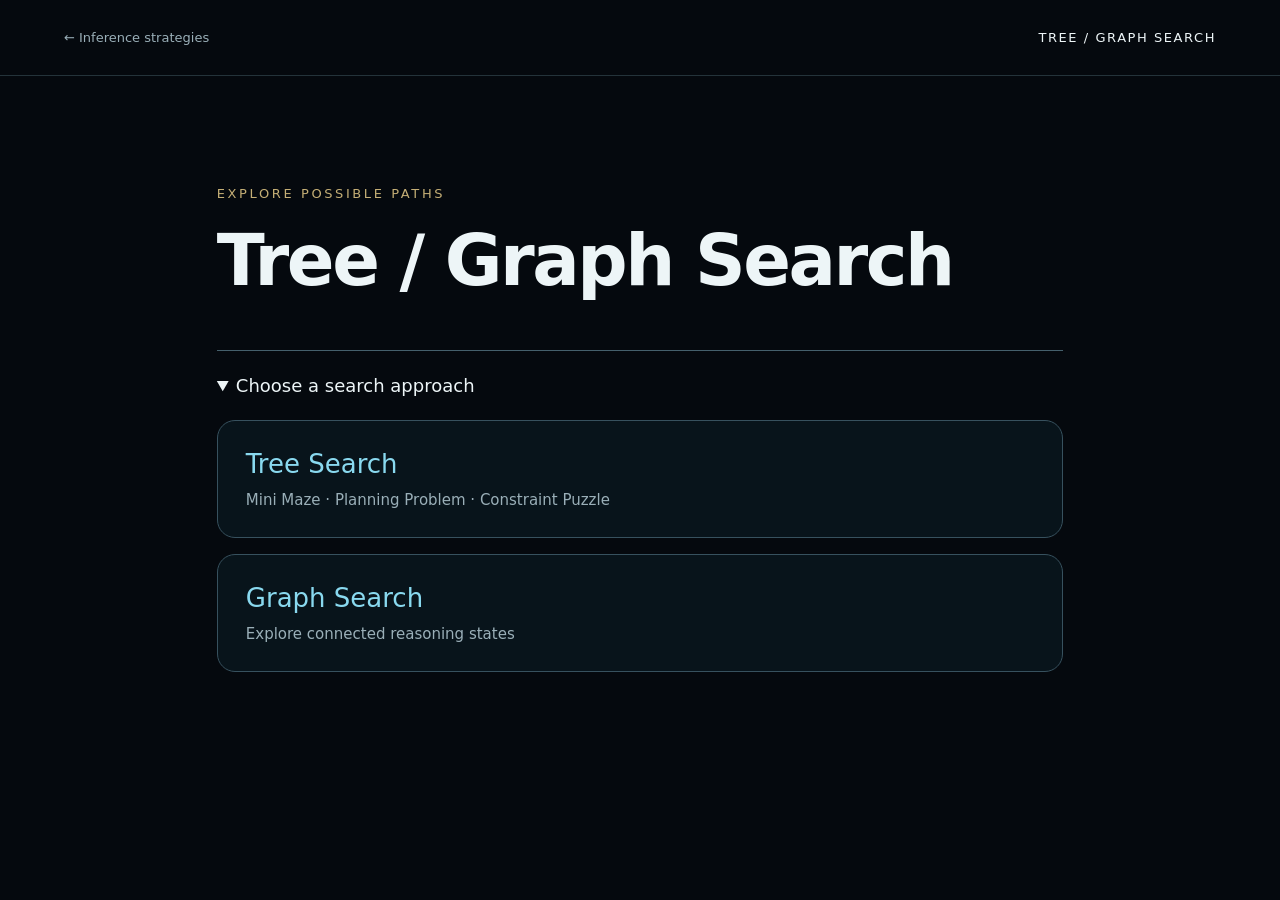
<file: search/index.html>
<!doctype html>
<html lang="en">
<head><meta charset="utf-8"><meta name="viewport" content="width=device-width,initial-scale=1"><title>Tree / Graph Search</title><link rel="stylesheet" href="search.css"><link rel="stylesheet" href="../editorial.css">
</head>
<body>
<header><a href="../inference-strategy/index.html">← Inference strategies</a><span>TREE / GRAPH SEARCH</span></header>
<main><p class="eyebrow">EXPLORE POSSIBLE PATHS</p><h1>Tree / Graph Search</h1>
<details open><summary>Choose a search approach</summary><nav aria-label="Search approaches"><a href="../tree-graph/index.html"><strong>Tree Search</strong><span>Mini Maze · Planning Problem · Constraint Puzzle</span></a><a href="../graph-search/index.html"><strong>Graph Search</strong><span>Explore connected reasoning states</span></a></nav></details>
</main>
<script>
document.querySelectorAll('nav a').forEach(link=>link.addEventListener('click',async e=>{if(e.button!==0||e.ctrlKey||e.metaKey||e.altKey||e.shiftKey||matchMedia('(prefers-reduced-motion: reduce)').matches)return;e.preventDefault();const r=link.getBoundingClientRect(),overlay=document.createElement('div');overlay.className='expansion';document.body.append(overlay);try{await overlay.animate([{left:r.left+'px',top:r.top+'px',width:r.width+'px',height:r.height+'px',borderRadius:'18px'},{left:0,top:0,width:'100vw',height:'100vh',borderRadius:0}],{duration:700,easing:'cubic-bezier(.65,0,.2,1)',fill:'forwards'}).finished;}catch{}location.href=link.href;}));
addEventListener('pageshow',()=>document.querySelector('.expansion')?.remove());
</script>
<script src="../lesson-ui.js"></script>
</body></html>
</file>
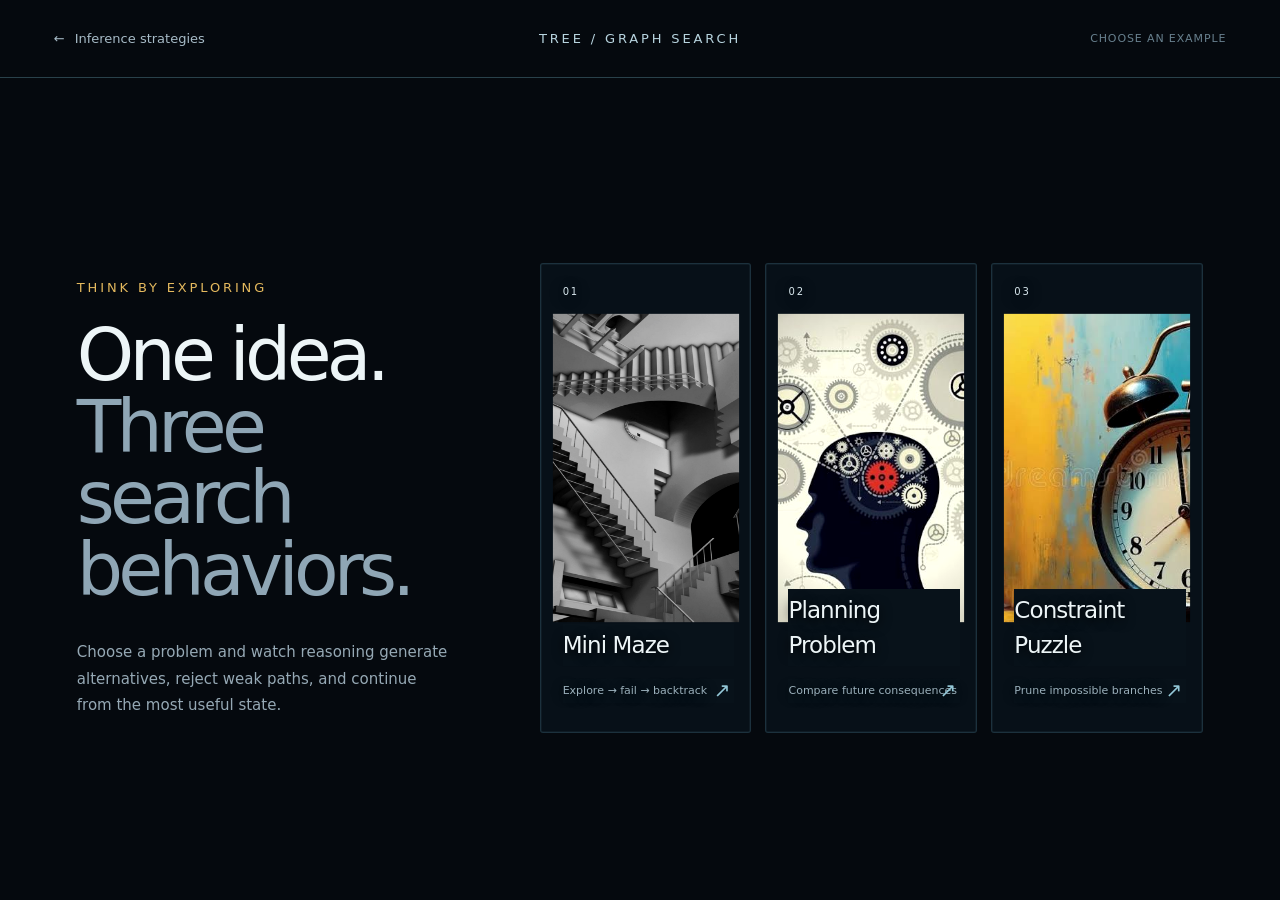
<file: tree-graph/index.html>
<!doctype html>
<html lang="en">
<head>
  <meta charset="utf-8">
  <meta name="viewport" content="width=device-width,initial-scale=1">
  <meta name="theme-color" content="#050a10">
  <meta name="description" content="Interactive Tree of Thoughts visualizations for search, planning, and constraint reasoning.">
  <title>Tree Search — Test-Time Architectures</title>
  <link rel="stylesheet" href="tree-graph.css">
<link rel="stylesheet" href="../editorial.css">
</head>
<body>
  <div class="ambient" aria-hidden="true"><i></i><i></i><i></i></div>

  <header class="site-header">
    <a class="back-home" href="../inference-strategy/index.html" aria-label="Back to architectures">
      <span aria-hidden="true">←</span><span>Inference strategies</span>
    </a>
    <div class="eyebrow">TREE / GRAPH SEARCH</div>
    <div class="step-indicator" aria-live="polite">Choose an example</div>
  </header>

  <main>
    <section class="chooser" id="chooser" aria-labelledby="chooser-title">
      <div class="chooser-copy">
        <p class="kicker">THINK BY EXPLORING</p>
        <h1 id="chooser-title">One idea.<br><span>Three search behaviors.</span></h1>
        <p class="lede">Choose a problem and watch reasoning generate alternatives, reject weak paths, and continue from the most useful state.</p>
      </div>

      <div class="lesson-grid">
        <button class="lesson-card image-card maze-card" type="button" data-lesson="maze">
          <span class="card-index">01</span>
          <span class="card-visual image-visual maze-visual" aria-hidden="true"></span>
          <span class="card-label">Mini Maze</span>
          <span class="card-copy">Explore → fail → backtrack</span>
          <span class="card-arrow" aria-hidden="true">↗</span>
        </button>

        <button class="lesson-card image-card planning-card" type="button" data-lesson="planning">
          <span class="card-index">02</span>
          <span class="card-visual image-visual planning-visual" aria-hidden="true"></span>
          <span class="card-label">Planning Problem</span>
          <span class="card-copy">Compare future consequences</span>
          <span class="card-arrow" aria-hidden="true">↗</span>
        </button>

        <button class="lesson-card image-card constraint-card" type="button" data-lesson="constraint">
          <span class="card-index">03</span>
          <span class="card-visual image-visual constraint-visual" aria-hidden="true"></span>
          <span class="card-label">Constraint Puzzle</span>
          <span class="card-copy">Prune impossible branches</span>
          <span class="card-arrow" aria-hidden="true">↗</span>
        </button>
      </div>
    </section>

    <section class="lesson" id="lesson" hidden aria-live="polite">
      <div class="lesson-topbar">
        <button class="ghost-button" id="allExamples" type="button">← All examples</button>
        <div class="lesson-title-wrap">
          <p class="lesson-type" id="lessonType"></p>
          <h2 id="lessonTitle"></h2>
        </div>
        <button class="ghost-button" id="resetLesson" type="button">Reset ↻</button>
      </div>

      <aside class="game-instructions" aria-label="How to play"><strong>HOW TO PLAY</strong><ol><li>Choose a problem, then follow the instruction above its play area.</li><li>Maze: click a cyan next node; dead ends backtrack automatically. Use Visualize with AI Agent to compare BFS and DFS. Planning: select a route and inspect its consequences, then compare another plan. Constraint puzzle: choose letters, inspect broken rules, and click Backtrack to revise a branch.</li><li>Continue until the goal or valid solution is revealed. Use Reset to try another path.</li></ol><div class="control-legend"><span>CYAN · choose / move</span><span class="action-key">AMBER · run / check</span><span class="result-key">GREEN · correct / complete</span></div></aside>
<div class="problem-strip" id="problemStrip"></div>
      <div class="reasoning-stage" id="stage"></div>
      <div class="interaction-dock" id="dock"></div>
      <div class="process-line" id="processLine" aria-label="Reasoning process"></div>
    </section>
  </main>

  <script src="tree-graph.js"></script>
<script src="../lesson-ui.js"></script>
</body>
</html>
</file>
<file: style.css>
:root{color-scheme:dark;font-family:system-ui,Arial,sans-serif;background:#050a10;color:#f0f6fa;font-synthesis:none}*{box-sizing:border-box}body{margin:0}.hero{min-height:740px;height:100svh;position:relative;overflow:hidden;isolation:isolate}.scene{position:absolute;inset:0;z-index:-2;overflow:hidden;background:#03070c}.shade{position:absolute;inset:0;background:linear-gradient(180deg,#030a1240,transparent 32%,#02080e26 55%,#03080ee8),radial-gradient(ellipse at 50% 50%,#030a1245,transparent 60%)}.title-group{position:absolute;top:46%;left:50%;transform:translate(-50%,-50%);width:70%;text-align:center}h1{font-size:clamp(44px,6.7vw,112px);font-weight:300;line-height:1.06;letter-spacing:-.065em;margin:0;text-shadow:0 3px 36px #03132355}h1 span{display:block;animation:reveal 1.8s cubic-bezier(.2,.7,.2,1) both}h1 span:nth-child(2){animation-delay:.17s}.subtitle{font-size:clamp(16px,1.4vw,21px);font-weight:300;letter-spacing:-.02em;margin:27px 0 0;color:#e4eef5cc;animation:reveal 1.6s .45s both}.side{position:absolute;top:65%;font-size:clamp(14px,1.2vw,18px);line-height:1.3;letter-spacing:-.04em;font-weight:300;margin:0;animation:reveal 1.7s .65s both}.left{left:5%}.right{right:5%;text-align:right}.cross{position:absolute;top:10%;left:50%;width:23px;height:23px;transform:translateX(-50%)}.cross i{position:absolute;inset:11px 0;height:1px;background:#effaffab;transform:rotate(45deg)}.cross i+ i{transform:rotate(-45deg)}.cross:after{content:'';position:absolute;inset:8px;background:#102333}.corner{position:absolute;width:12px;height:12px;opacity:.8}.tl{top:25px;left:25px;border-top:1px solid;border-left:1px solid}.tr{top:25px;right:25px;border-top:1px solid;border-right:1px solid}.bl{bottom:25px;left:25px;border-bottom:1px solid;border-left:1px solid}.br{bottom:25px;right:25px;border-bottom:1px solid;border-right:1px solid}footer{position:absolute;bottom:8%;width:100%;text-align:center;animation:reveal 1.8s .8s both}footer p{font-size:16px;font-weight:300;line-height:1.6;color:#c0d1dd;margin:18px 24px 0}.foot-line{display:block;height:32px;width:1px;background:linear-gradient(transparent,#bbd9eb99);margin:auto}.motion{position:absolute;bottom:28px;right:5%;border:0;background:transparent;color:#b8cbd5;display:flex;gap:9px;align-items:center;font:12px system-ui,Arial,sans-serif;cursor:pointer;padding:10px}.motion:hover{color:white}.motion:focus-visible{outline:1px solid #c2e6ff;outline-offset:4px}.paused *{animation-play-state:paused!important}@keyframes reveal{from{opacity:0;filter:blur(12px);translate:0 15px}to{opacity:1;filter:blur(0);translate:0 0}}@media(min-width:1600px){.title-group{width:74%}}@media(max-width:650px){.hero{min-height:660px}.title-group{width:93%;top:43%}h1{font-size:clamp(32px,8.6vw,56px);letter-spacing:-.06em}.subtitle{font-size:16px;margin-top:22px}.side{top:64%;font-size:14px}.left{left:7%}.right{right:7%}footer{bottom:12%}footer p{font-size:14px;max-width:340px;margin:16px auto 0;padding:0 20px}.desktop{display:none}.motion{right:7%;bottom:22px}.corner{width:8px;height:8px}.cross{top:12%}}@media(prefers-reduced-motion:reduce){*,*:before,*:after{animation:none!important}}.scene{pointer-events:none}
/* A sticky stage gives each part of the transition its own scroll distance. */
.scroll-story{height:500svh}.hero{position:sticky;top:0;height:100svh;min-height:0;--support:1;--title-alpha:1;--title-scale:1;--title-y:0px;--title-blur:0px;--scene-alpha:1}.scene{opacity:var(--scene-alpha)}.title-group h1{opacity:var(--title-alpha);transform:translateY(var(--title-y)) scale(var(--title-scale));filter:blur(var(--title-blur));transform-origin:center;will-change:transform,opacity}.subtitle,.side,footer,.cross{opacity:var(--support);transition:none}.side{animation:none;cursor:default}.side:focus-visible{outline:1px solid #b6dfef;outline-offset:8px}.side-line{display:block;position:relative;white-space:nowrap}.side-line .letter{display:inline-block;transform:translate(var(--lx,0px),var(--ly,0px)) skewX(var(--skew,0deg));transition:transform .5s cubic-bezier(.2,1.6,.3,1),filter .35s;filter:blur(var(--lb,0px))}.side-line:after{content:attr(data-text);position:absolute;inset:0;pointer-events:none;clip-path:inset(43% 0 40%);opacity:0;color:#daf6ff}.side:hover .side-line:after,.side:focus .side-line:after{animation:text-shear .65s ease-out both}.side:hover{text-shadow:0 0 12px #94dfff66}@keyframes text-shear{0%{opacity:0;transform:translateX(0)}20%{opacity:.85;transform:translateX(-5px)}45%{transform:translateX(4px)}70%{opacity:.4;transform:translateX(-2px)}100%{opacity:0;transform:translateX(0)}}.topology{position:absolute;left:6%;right:6%;top:58%;height:37%;opacity:0;pointer-events:none;will-change:top,opacity}.connections{display:block;width:100%;height:22%;overflow:visible;color:#caeeff;filter:drop-shadow(0 0 5px #70cfff) drop-shadow(0 0 13px #4696b4)}.connections path{stroke-dasharray:1;stroke-dashoffset:1}.architecture-cards{display:grid;grid-template-columns:repeat(5,minmax(0,1fr));gap:2%;height:78%}.architecture-card{border:1px solid #abd8ec80;border-radius:22px;background:linear-gradient(155deg,#a5dfff0b,#050d1508);box-shadow:inset 0 1px 0 #e0f8ff18,0 0 20px #77b8e409;opacity:0;transform:translateY(24px)}
@media(max-width:650px){.topology{left:4%;right:4%;height:31%}.architecture-cards{gap:2%}.architecture-card{border-radius:12px}.title-group{top:43%}footer{bottom:13%}}
@media(prefers-reduced-motion:reduce){.side-line .letter{transition:none!important;transform:none!important}.side-line:after{display:none}.title-group h1{filter:none!important}}
.scroll-story{height:600svh}.topology{height:61%;left:5%;right:5%}.connections{height:15%;filter:drop-shadow(0 0 4px #9cdfff) drop-shadow(0 0 10px #dcae5944)}.architecture-cards{height:85%;gap:1.7%}.architecture-card{position:relative;overflow:hidden;border-radius:20px;min-width:0}.card-copy{position:relative;z-index:2;padding:26px 17px}.card-copy h2{font-size:clamp(17px,1.7vw,27px);font-weight:400;line-height:1.2;letter-spacing:-.04em;margin:0;color:#eff9ff}.card-copy p{font-size:14px;line-height:1.6;margin-top:14px;color:#d8e1e8}.fire-card{border:2px solid #650b1c;background:linear-gradient(#090607aa,#13061055),url('assets/fire.jpg') center/cover}.fire-card:before{content:'';position:absolute;inset:-3px;border:5px solid #ad203c88;border-radius:inherit;box-shadow:inset 0 0 30px #8e142eaa,0 0 15px #b82429aa;animation:heat-gel 4.5s ease-in-out infinite;pointer-events:none}.fire-card:after{content:'';position:absolute;inset:0;background:radial-gradient(ellipse at 0% 50%,#d8423322,transparent 50%);animation:heat-gel 5s ease-in-out infinite reverse;pointer-events:none}.tree-card{background:linear-gradient(#03091599,#03091511 50%,#03091555),url('assets/gondor-tree.jpg') center/cover}@keyframes heat-gel{0%,100%{transform:scale(1);border-radius:22px 18px 22px 20px;filter:blur(1px)}50%{transform:scale(1.025,.99) skewY(.8deg);border-radius:18px 25px 17px 27px;filter:blur(2px)}}
@media(max-width:700px){.card-copy{padding:14px 6px}.card-copy h2{font-size:clamp(11px,2.8vw,18px);overflow-wrap:anywhere}.card-copy p{font-size:11px;line-height:1.4}.architecture-card{border-radius:12px}.topology{left:3%;right:3%;height:66%}}
@media(prefers-reduced-motion:reduce){}
.fire-card{box-shadow:0 0 18px #700d2444,inset 0 0 20px #7d102544}.tree-card .card-copy{background:linear-gradient(#020813b0,transparent)}
@media(max-width:700px){.card-copy h2{font-size:14px}.card-copy p{font-size:14px}.card-copy{padding:12px 5px}}.tree-card{transition:box-shadow .35s,border-color .35s,filter .35s}.tree-card:hover,.tree-card:focus-within{border-color:#caf1ff;box-shadow:0 0 26px #8bdaff66,inset 0 0 28px #a4e6ff18;filter:brightness(1.18)}.tree-toggle{position:absolute;inset:0;width:100%;height:100%;z-index:5;border:0;background:none;cursor:pointer;border-radius:inherit}.tree-toggle:focus-visible{outline:2px solid #bfefff;outline-offset:-5px}.search-branches{position:absolute;top:48%;left:5%;right:5%;height:40%;z-index:4}.search-branches[hidden]{display:none}.search-branches svg{width:100%;height:24%;overflow:visible;filter:drop-shadow(0 0 6px #9accee88)}.search-branches path{stroke-dasharray:1;stroke-dashoffset:1;animation:grow-branch .8s ease forwards}.search-options{display:flex;justify-content:space-between;gap:15%;padding:0 4%;height:76%}.search-option{display:grid;place-items:center;width:40%;border:1px solid #9dccdf88;border-radius:20px;background:#08131ee8;color:#edf8ff;font-size:clamp(20px,2.4vw,34px);text-decoration:none;opacity:0;animation:option-in .65s .45s forwards}.tree-search{transition:border-color .3s,box-shadow .3s}.tree-search:hover,.tree-search:focus-visible{border-color:#e1bc71;box-shadow:0 0 30px #92d9ff33}.branches-open .topology{height:38%;transition:height .7s ease}.page-expansion{position:fixed;z-index:100;box-sizing:border-box;border:1px solid #bfe5ef;border-radius:20px;background:#07111b;pointer-events:none;box-shadow:0 0 45px #81d2ff44}@keyframes option-in{from{opacity:0;translate:0 18px}to{opacity:1;translate:0 0}}@media(prefers-reduced-motion:reduce){.search-option{opacity:1}.search-branches path{stroke-dashoffset:0}.branches-open .topology{transition:none}}
/* Three-way architecture layout */
.architecture-cards{grid-template-columns:repeat(3,minmax(0,1fr));gap:3.2%}
.architecture-card{min-width:0}
.architecture-link{position:absolute;inset:0;z-index:5;border-radius:inherit}
.architecture-link:focus-visible{outline:2px solid #c8efff;outline-offset:-5px}
.fire-card:hover,.fire-card:focus-within,.parallel-card:hover,.parallel-card:focus-within{border-color:#caf1ff;box-shadow:0 0 28px #8bdaff45,inset 0 0 30px #a4e6ff12;filter:brightness(1.12)}
.parallel-card{background:radial-gradient(circle at 26% 34%,#80d7ff22,transparent 18%),radial-gradient(circle at 72% 60%,#e4b95b18,transparent 22%),linear-gradient(155deg,#0d1a27,#061019)}
.parallel-card:before{content:"";position:absolute;inset:18% 12%;background:repeating-radial-gradient(circle at 50% 50%,#9edfff28 0 1px,transparent 2px 22px);opacity:.55;mask-image:linear-gradient(90deg,transparent,#000 20%,#000 80%,transparent)}
@media(max-width:700px){.architecture-cards{grid-template-columns:repeat(3,minmax(0,1fr));gap:2%}.card-copy p{display:none}}

/* Main frontend scroll timing. */
.scroll-story{height:760svh}
.scene{background:#03070c;opacity:var(--scene-alpha);}
.shade{background:linear-gradient(180deg,#02070d22,transparent 36%,#02070d4a 70%,#02060bc7),radial-gradient(ellipse at 50% 48%,transparent 25%,#02060b2e 78%)}

/* One blue connector with a warm gold halo rather than doubled linework. */
.connections,.search-branches svg{filter:none}
.architecture-line,.search-line{
  fill:none;
  stroke:#7edaff;
  stroke-width:3;
  vector-effect:non-scaling-stroke;
  stroke-linecap:round;
  stroke-linejoin:round;
  filter:drop-shadow(0 0 2px #ffc85f) drop-shadow(0 0 7px #e7a938cc) drop-shadow(0 0 11px #78d6ff66);
}
.connections .architecture-line{stroke-dasharray:1;stroke-dashoffset:1}
.search-branches .search-line{stroke-dasharray:1;stroke-dashoffset:1;animation:grow-branch .9s ease forwards}

/* Tree/Graph expansion originates from the exact midpoint of the Tree Graph Search card. */
.search-branches{top:48%;left:5%;right:5%;height:40%;z-index:4}
.search-options{display:flex;justify-content:space-between;gap:15%;padding:0 4%;height:76%}
.graph-search,.tree-search{transition:border-color .3s,box-shadow .3s,transform .3s}
.graph-search:hover,.graph-search:focus-visible,.tree-search:hover,.tree-search:focus-visible{border-color:#aee9ff;box-shadow:0 0 28px #79d7ff32,0 0 18px #e9b95018;transform:translateY(-2px)}

/* Bottom-stage statement: each character rises independently. */
.bottom-insight{
  position:absolute;
  left:50%;
  bottom:5.5%;
  width:min(1120px,88vw);
  transform:translateX(-50%);
  text-align:center;
  font-size:clamp(20px,2.2vw,36px);
  line-height:1.35;
  font-weight:300;
  letter-spacing:-.035em;
  color:#d9e7f0;
  z-index:7;
  pointer-events:none;
}
.insight-char{
  display:inline-block;
  opacity:0;
  transform:translateY(18px);
  filter:blur(5px);
  transition:opacity .42s ease var(--char-delay),transform .52s cubic-bezier(.2,.8,.2,1) var(--char-delay),filter .42s ease var(--char-delay),color .25s,text-shadow .25s;
}
.bottom-insight.is-visible{pointer-events:auto;cursor:default}
.bottom-insight.is-visible .insight-char{opacity:1;transform:translateY(0);filter:blur(0)}
.bottom-insight.is-visible:hover .insight-char{color:#f3fbff;text-shadow:0 0 9px #72d7ff,0 0 18px #d5a34299}
.bottom-insight.is-paused .insight-char{transition-delay:0ms!important}
.branches-open .bottom-insight{opacity:0;pointer-events:none}

@media(max-width:700px){
  .bottom-insight{bottom:6.5%;width:90vw;font-size:clamp(16px,4.5vw,25px)}
}

/* Bottom comparison link stays on one line and opens the dedicated concept page. */
.bottom-insight{
  width:max-content;
  max-width:96vw;
  white-space:nowrap;
  font-size:clamp(8px,2.15vw,34px);
  text-decoration:none;
  cursor:pointer;
  color:#d9e7f0;
}
.bottom-insight.is-visible{cursor:pointer}
.bottom-insight:focus-visible{outline:1px solid #c2e6ff;outline-offset:8px}
@media(max-width:700px){.bottom-insight{width:max-content;max-width:98vw;font-size:clamp(8px,2.2vw,16px)}}

/* Authored GLB web on a pure black Three.js canvas. */
:root,body,.scene{background:#000}
.web-canvas{position:absolute;inset:0;width:100%;height:100%;display:block;pointer-events:none}
.shade{position:absolute;inset:0;background:radial-gradient(ellipse at 50% 44%,#000b 0%,#0006 30%,transparent 66%),linear-gradient(0deg,#0009,transparent 25%,transparent 80%,#0005);pointer-events:none}

/* Three deliberate scroll stages: melt, pool, unfold. */

.title-group{width:94%}
.title-group h1{font-family:system-ui,serif;font-size:clamp(38px,6.8vw,108px);font-weight:400;letter-spacing:0;line-height:1.12;opacity:1;transform:none;filter:none}
.title-group h1 span{animation:none}
.wax-ready .title-group h1{opacity:0}
.wax-title{position:absolute;inset:0;width:100%;height:100%;pointer-events:none;z-index:1}
.scroll-story{height:400svh}
.topology{z-index:2;top:58%;height:61%}
.connections{height:15%;filter:none;color:#919191;overflow:visible}
.architecture-line,.search-line{stroke:#929292;stroke-width:1.6;stroke-dasharray:1 6;stroke-dashoffset:0!important;stroke-linecap:round;stroke-linejoin:round;fill:none;filter:none;animation:none!important;vector-effect:non-scaling-stroke}
.connections .architecture-line,.search-branches .search-line{stroke-dasharray:1 6;stroke-dashoffset:0;animation:none}
.connections,.search-branches svg{filter:none}
#search-reveal rect{transform-box:fill-box;transform-origin:center;animation:reveal-center .65s ease-out both}
@keyframes reveal-center{from{transform:scaleX(0)}to{transform:scaleX(1)}}
@media(prefers-reduced-motion:reduce){#search-reveal rect{animation:none}}
@media(max-width:650px){.title-group h1{font-size:clamp(27px,7.7vw,50px)}.title-group{width:96%}}

.vertical-stem{fill:none;stroke:#fff;stroke-width:2;stroke-linecap:round;filter:drop-shadow(0 0 5px white);stroke-dasharray:none!important}
.horizontal-connector{fill:none;stroke:#939393;stroke-width:1.8;stroke-dasharray:12 9!important;stroke-dashoffset:0!important;stroke-linecap:butt;vector-effect:non-scaling-stroke}
.horizontal-glow{fill:none;stroke:url(#center-halo);stroke-width:6;filter:url(#soft-white);stroke-dasharray:none!important}
.vertical-drops{fill:none;stroke:#929292;stroke-width:1.5;stroke-dasharray:none!important}
.title-group h1{font-size:clamp(32px,6.5vw,104px);line-height:1.15}

/* The wax canvas carries the same unbroken stem through the card reveal. */
.vertical-stem{visibility:hidden}

/* Static individual glyphs retain the heading layout. */
.title-group h1{font-family:system-ui,sans-serif;font-size:clamp(28px,5.7vw,90px);line-height:1.2;letter-spacing:.01em}
.title-group h1 .title-row{display:block;white-space:nowrap;animation:none}
.title-letter{position:relative;display:inline-block;font:inherit;line-height:inherit;isolation:isolate;cursor:default;transform-origin:50% 75%;transition:none;z-index:0}
.title-letter::before{content:none}
.title-space{display:inline-block;width:.3em}
.wax-ready .title-group h1{opacity:1}
.wax-melting .title-group h1{opacity:0;pointer-events:none}
.wax-melting .title-letter{transform:none!important;text-shadow:none!important}
.wax-melting .title-letter::before{content:none}
@media(prefers-reduced-motion:reduce){.title-letter{transition:none}}
@media(max-width:650px){.title-group h1{font-size:clamp(23px,5.7vw,42px)}}

/* System display typography with a permanent light outline. */
.title-group h1{font-family:Impact,"Arial Narrow",system-ui,sans-serif;font-weight:800;letter-spacing:.015em;font-size:clamp(24px,6.1vw,98px);line-height:1.12}

html.restoring-scene .hero{visibility:hidden}
@media(prefers-reduced-motion:reduce){}

/* Permanent whitish glyph outline; no hover animation or delayed exit. */
.title-group h1,
.title-group h1 .title-letter{
  color:#05090e;
  -webkit-text-fill-color:#05090e;
  -webkit-text-stroke:1px #dce7eb;
  paint-order:stroke fill;
  text-shadow:none;
}
.title-group h1 .title-letter{
  transform:none;
  transition:none;
  animation:none;
  background:transparent;
  box-shadow:none;
  z-index:0;
}
</file>
<file: inference-story.css>
/* The field camera and the foreground artifact have separate motion paths. */
.scroll-story{height:400svh}.title-group{z-index:3;will-change:transform,opacity,filter;transform-style:preserve-3d}.title-group h1{opacity:1}.subtitle{max-width:760px;margin:26px auto 0;line-height:1.55}.scene{filter:blur(var(--field-blur,0px));will-change:filter,opacity}.side,footer{will-change:transform,opacity,filter}.artifact-canvas{position:absolute;inset:0;width:100%;height:100%;pointer-events:none;z-index:2;filter:drop-shadow(0 0 2px #ffffff88) drop-shadow(0 0 7px #ffffff30)}.artifact-fallback{position:absolute;left:8%;top:10%;font-size:58px;color:white;text-shadow:0 0 8px white,0 0 28px #fff9;z-index:2;pointer-events:none}.artifact-ready .artifact-fallback{display:none}.chapter{position:absolute;inset:0;z-index:4;opacity:0;pointer-events:none}.chapter:not([inert]) .artifact-link,.chapter:not([inert]) .chapter-link{pointer-events:auto}
/* Compact technical annotations hug the projected surface, including during rotation. */
.chapter-category{position:absolute;left:50%;top:78%;margin:0;translate:-50% 0;font-family:ui-monospace,SFMono-Regular,Consolas,monospace;font-size:12px;font-weight:400;color:#dedede;letter-spacing:.015em;white-space:nowrap;text-shadow:0 1px 5px #000}.chapter-category em{font-style:italic}.artifact-link{position:absolute;left:36%;top:25%;width:28%;height:50%;border-radius:40%;text-decoration:none}.artifact-link:focus-visible{outline:1px solid #fff8;outline-offset:10px}.chapter-callout{position:absolute;inset:0;max-width:none;width:100%;height:100%;pointer-events:none}.chapter-callout svg{position:absolute;inset:0;width:100%;height:100%;overflow:visible;pointer-events:none}.chapter-callout path{fill:none;stroke:#ffffffb0;stroke-width:.8;vector-effect:non-scaling-stroke;stroke-dasharray:1;stroke-dashoffset:var(--callout-draw,1)}.chapter-link{position:absolute;left:64%;top:28%;color:#fff;text-decoration:none;display:grid;gap:17px;width:max-content;max-width:230px;text-shadow:0 1px 5px #000}.chapter-question{font-family:ui-monospace,SFMono-Regular,Consolas,monospace;font-size:14px;letter-spacing:-.035em;font-weight:400;line-height:1.3;white-space:nowrap}.chapter-hint{font-family:ui-monospace,SFMono-Regular,Consolas,monospace;font-size:11px;color:#bababa;letter-spacing:.01em}.chapter-link:hover .chapter-hint{color:white}.chapter-link:focus-visible{outline:1px solid white;outline-offset:7px}.story-controls{position:absolute;right:25px;top:48%;display:grid;gap:7px;z-index:8}.story-controls button{width:24px;height:24px;border:0;background:none;cursor:pointer;padding:9px}.story-controls button:after{content:'';display:block;width:5px;height:5px;border-radius:50%;background:#fff5;transition:background .2s,box-shadow .2s}.story-controls button[aria-current]:after{background:white;box-shadow:0 0 7px white}.story-controls button:focus-visible{outline:1px solid white}.story-status{position:absolute;width:1px;height:1px;clip-path:inset(50%);overflow:hidden}.bottom-insight{opacity:0;transition:opacity .3s;font-size:clamp(8px,1.55vw,22px)}.bottom-insight.is-visible{opacity:1}.page-expansion{background:#030507;border-color:#ffffff8a;box-shadow:0 0 60px #ffffff30}.foot-line{display:none}.motion{z-index:9}
@media(max-width:700px){.subtitle{max-width:85%;font-size:15px}.chapter-category{font-size:11px}.chapter-link{max-width:190px;gap:18px}.chapter-question{font-size:12px}.chapter-hint{font-size:11px}.story-controls{right:12px}.artifact-fallback{left:9%;top:9%;font-size:46px}.bottom-insight{bottom:9%;font-size:2.1vw}}
@media(prefers-reduced-motion:reduce){.title-group,.scene{filter:none!important}.artifact-canvas{filter:drop-shadow(0 0 6px #ffffff44)}.bottom-insight{transition:none}}
</file>
<file: adaptation/adaptation.css>
:root{color-scheme:dark;--bg:#000;--panel:#07111b;--panel-2:#0a151f;--line:#25404f;--cyan:#7edaff;--cyan-soft:#b9eaff;--gold:#e7b75f;--text:#e7f0f5;--muted:#91a4ad;--quiet:#617681;font-family:Arial,Helvetica,sans-serif;background:var(--bg);color:var(--text);font-synthesis:none}
*{box-sizing:border-box}
html{scroll-behavior:auto;background:var(--bg)}
body{margin:0;background:#08121a;color:var(--text)}
a{color:inherit}
.page-header{width:min(1500px,92vw);margin:0 auto;padding:34px 0 92px;border-bottom:1px solid #14303e;position:relative}
.back-link{display:inline-block;text-decoration:none;font-size:11px;letter-spacing:.18em;color:#8399a4;margin-bottom:92px}
.back-link:focus-visible{outline:1px solid var(--cyan);outline-offset:7px}
.eyebrow,.row-number{font-size:10px;letter-spacing:.2em;color:var(--gold);text-transform:uppercase}
.page-header h1{font-family:system-ui,Arial,sans-serif;font-weight:400;font-size:clamp(52px,8.2vw,128px);letter-spacing:.01em;line-height:.92;margin:17px 0 28px;color:#f4fbff}
.lede{max-width:790px;font-size:clamp(17px,1.45vw,23px);line-height:1.6;color:#aebfc8;margin:0}
main{width:min(1500px,92vw);margin:0 auto;padding-bottom:120px}
.research-row{display:grid;grid-template-columns:minmax(0,1.12fr) minmax(360px,.88fr);gap:clamp(38px,6vw,104px);align-items:center;padding:100px 0;border-bottom:1px solid #102733}
.research-row.reverse{grid-template-columns:minmax(360px,.84fr) minmax(0,1.16fr)}
.research-row.row-wide{grid-template-columns:minmax(0,1.1fr) minmax(440px,.9fr)}
.copy{max-width:760px}
.copy h2{font-size:clamp(30px,3vw,50px);font-weight:400;letter-spacing:-.045em;line-height:1.08;margin:16px 0 30px;color:#edf8ff}
.copy p{font-size:16px;line-height:1.82;color:#a6b7c0;margin:0 0 18px}
.copy strong{color:#e6f4fb;font-weight:600}
.copy em{color:#cddde5}
.emphasis-question{font-size:19px!important;color:#dbeaf1!important;font-weight:500}
blockquote{margin:25px 0;padding:16px 20px;border-left:2px solid var(--gold);background:#08121a;font-size:clamp(18px,1.55vw,24px);line-height:1.5;color:#edf8ff}
.source-note{margin-top:26px!important;padding-top:16px;border-top:1px solid #183542;font-size:12px!important;letter-spacing:.03em;color:#708894!important}
.section-marker{display:flex;align-items:center;gap:18px;padding-top:44px;color:#75909c;font-size:10px;letter-spacing:.22em}
.section-marker:before,.section-marker:after{content:'';height:1px;background:#17313d;flex:1}.section-marker:before{max-width:38px}.section-marker span{color:#91abb8}
.visual{margin:0;min-width:0;display:flex;flex-direction:column;align-items:center;justify-content:center;background:#08121a;border:1px solid #1c3745;border-radius:24px;padding:clamp(18px,2.2vw,34px);overflow:hidden;box-shadow:inset 0 1px 0 #b9eaff0b,0 18px 70px #0007}
.visual img{display:block;width:auto;height:auto;max-width:100%;object-fit:contain;image-rendering:auto;filter:none}
.visual img[src$="what-can-change.png"]{max-width:min(100%,1976px)}
.visual img[src$="model-adaptation.png"]{max-width:min(100%,737px)}
.visual img[src$="test-time-training.png"]{max-width:min(100%,578px)}
.visual img[src$="tent-normalization-flow.png"]{max-width:min(100%,492px)}
.visual img[src$="tent-adaptation-surface.png"]{max-width:min(100%,721px)}
.visual img[src$="normalization-adaptation.png"]{max-width:min(100%,1702px)}
.visual img[src$="tent-shift-dark.png"]{max-width:min(100%,1400px)}
.visual img[src$="learning-to-adapt.png"]{max-width:min(100%,568px)}
.visual img[src$="parameter-inference.png"]{max-width:min(100%,889px)}
.visual img[src$="sample-adaptation.png"]{max-width:min(100%,1954px)}
.visual img[src$="trm-bandwidth-dark.png"]{max-width:min(100%,311px)}
figcaption{width:100%;font-size:11px;line-height:1.55;color:#617782;margin-top:17px;padding-top:14px;border-top:1px solid #17323f;text-align:left}
.portrait{max-width:560px;justify-self:center}.portrait-medium{max-width:680px;justify-self:center}.landscape{width:100%}.compact{padding:20px}.landscape-small{margin-top:18px}
.visual-stack{display:grid;gap:18px;align-items:start}.visual-stack .visual{width:100%}
.equation{margin:24px 0;padding:17px 20px;border:1px solid #24495c;background:#06131d;border-radius:14px;font-family:Georgia,'Times New Roman',serif;font-size:clamp(20px,2vw,28px);color:#dff4ff;letter-spacing:.01em;overflow-x:auto}
.parameter-pairs{display:grid;grid-template-columns:1fr 1fr;gap:12px;margin:22px 0 26px}.parameter-pairs span{padding:15px;border:1px solid #1d3d4d;border-radius:14px;background:#07131c;color:#8fa5af;line-height:1.55;font-size:14px}.parameter-pairs strong{display:block;color:var(--cyan-soft);margin-bottom:3px}
.graph-inset{display:grid;grid-template-columns:minmax(260px,.62fr) minmax(420px,1.38fr);gap:50px;align-items:center;margin:32px 0 80px;padding:32px;border:1px solid #1b3947;border-radius:26px;background:#050d14}.graph-inset h3{font-size:28px;letter-spacing:-.04em;margin:14px 0 16px;font-weight:400}.graph-inset p{font-size:14px;line-height:1.75;color:#8ea3ad}.graph-inset .graph{padding:16px;background:#03080e}
.concept-block{display:grid;grid-template-columns:1fr auto 1fr;align-items:center;gap:12px;margin:26px 0 14px}.concept-block div{border:1px solid #22495a;background:#06131d;border-radius:14px;padding:15px 17px}.concept-block small{display:block;color:#708995;font-size:9px;letter-spacing:.16em;margin-bottom:8px}.concept-block strong{font-size:18px;color:#d9f1fc}.concept-block>span{font-size:11px;color:#728690;letter-spacing:.08em;text-transform:uppercase}.locked-line{display:inline-block;margin:0 0 26px;padding:9px 13px;border:1px solid #614f2d;background:#e7b75f0d;color:var(--gold);border-radius:999px;font-size:12px;letter-spacing:.12em}
.prompt-figure{min-height:360px}.prompt-diagram{width:100%;display:grid;grid-template-columns:1fr auto 1.15fr auto .75fr auto .8fr;gap:10px;align-items:center}.prompt-node{min-height:96px;display:grid;place-items:center;text-align:center;padding:14px;border:1px solid #2b5060;border-radius:18px;background:#081721;color:#d9eff9;font-size:13px;letter-spacing:.04em;line-height:1.45}.prompt-node.accent{border-color:#8e7138;color:#f0cd86;background:#1a1409}.prompt-node.locked{border-style:dashed;color:#8ea1aa}.prompt-arrow{color:#6fa6bd;font-size:22px}
.trm-row .tiny-graph{justify-self:center;padding:28px}.trm-row .tiny-graph img{width:311px;height:190px;max-width:100%}
.closing{padding:150px 0 40px;text-align:center}.closing h2{font-family:system-ui,Arial,sans-serif;font-size:clamp(38px,5.4vw,82px);font-weight:400;line-height:1.05;margin:18px auto 70px;max-width:1200px;color:#f2f9fd}.closing-grid{display:grid;grid-template-columns:1fr 1fr;gap:18px;max-width:1060px;margin:auto;text-align:left}.closing-grid article{border:1px solid #1d3947;border-radius:20px;padding:30px;background:#050c12}.closing-grid span{font-size:10px;letter-spacing:.19em;color:var(--gold)}.closing-grid p{margin:15px 0 0;font-size:clamp(18px,1.6vw,24px);line-height:1.5;color:#c7d8e0}
@media(max-width:980px){.research-row,.research-row.reverse,.research-row.row-wide{grid-template-columns:1fr;gap:44px;padding:76px 0}.research-row.reverse .visual,.research-row.reverse .visual-stack{order:2}.research-row.reverse .copy{order:1}.copy{max-width:none}.visual,.portrait,.portrait-medium{max-width:100%;width:100%}.graph-inset{grid-template-columns:1fr;gap:24px}.prompt-diagram{grid-template-columns:1fr;gap:8px}.prompt-arrow{transform:rotate(90deg);justify-self:center}.prompt-node{min-height:72px}.page-header{padding-bottom:65px}.back-link{margin-bottom:62px}}
@media(max-width:620px){main,.page-header{width:min(92vw,1500px)}.page-header{padding-top:22px}.page-header h1{font-size:clamp(44px,15vw,74px)}.copy h2{font-size:31px}.copy p{font-size:15px;line-height:1.75}.parameter-pairs,.closing-grid{grid-template-columns:1fr}.concept-block{grid-template-columns:1fr}.concept-block>span{text-align:center}.visual{border-radius:18px;padding:14px}.graph-inset{padding:18px;margin-bottom:58px}.section-marker{padding-top:28px}.research-row,.research-row.reverse,.research-row.row-wide{padding:58px 0}.closing{padding-top:100px}.back-link{font-size:9px}}
</file>
<file: editorial.css>
/* Shared editorial system. Native fonts; no downloaded or bundled font dependency. */
:root{--bg:#05090e;--panel:#08121a;--line:#29414a;--cyan:#89d9ef;--gold:#e4b95e;--green:#8ed6b3;--red:#d97b7b;--text:#edf5f7;--muted:#a5b7bf;font-family:system-ui,-apple-system,"Segoe UI",sans-serif}
html{scroll-behavior:auto}body{background:#05090e;color:var(--text);font-family:system-ui,-apple-system,"Segoe UI",sans-serif;animation:none}
body::before,.ambient{display:none!important}
h1,h2,h3,h4,.stage h1,.stage h2,.stage h3,.stage h4{font-family:"Arial Narrow",system-ui,sans-serif;font-weight:700;letter-spacing:-.035em;line-height:1.12}
h1,.intro h1,.page-header h1{font-size:clamp(38px,5.5vw,80px);background:none;-webkit-text-fill-color:currentColor}
h1 span,h2 span{background:none;-webkit-text-fill-color:currentColor}
button,input,select,textarea{font:inherit}button,a,select,input{touch-action:manipulation}button{cursor:pointer}
a{color:var(--cyan);text-underline-offset:4px}p,li{line-height:1.7}p{font-size:16px}
[hidden],.hidden{display:none!important}
.topbar,.site-header,.page-header{background:#05090e;backdrop-filter:none;border-color:var(--line)}
.back,.back-home,.back-link,.step-count,.progress,.header-label,.eyebrow,.kicker,.row-index,.row-number{font-size:13px;line-height:1.5}
.lesson-shell{max-width:1540px;margin:auto;padding:44px 5vw 32px;display:block}
.rail{display:none}.stage-wrap{height:auto;min-height:0}
.stage{padding:0;align-items:stretch;text-align:left;transform:none;filter:none;transition:none}
.stage.active{display:flex}.stage>h1,.stage>h2{max-width:1080px;font-size:clamp(36px,4.8vw,68px);line-height:1.08;margin:0 0 28px;text-align:left}
.stage .kicker{margin-bottom:16px}.stage .stage-note{font-size:14px;text-align:left;margin:0 0 20px}
.editorial-row{display:grid;grid-template-columns:minmax(0,1.12fr) minmax(0,1fr);gap:clamp(28px,5vw,78px);align-items:start;margin:8px 0 32px;width:100%}
.editorial-row>.stage-explainer{margin:0;width:100%;max-width:none;font-size:16px;line-height:1.7;text-align:left}
.stage-explainer p,.stage-explainer li{font-size:16px;line-height:1.7}.stage-explainer h3{font-size:26px!important}
.editorial-row .architecture-three,.editorial-row .architecture-three.compact-architecture-three,.editorial-row .memory-architecture-grid,.editorial-row .role-definition-grid{display:grid;grid-template-columns:1fr;gap:22px}
.stage-explainer article{background:none!important;border:0!important;border-top:1px solid var(--line)!important;border-radius:0!important;padding:18px 0!important;min-height:0!important}
.stage-explainer article p,.stage-explainer article blockquote{max-width:none;font-size:16px}
.stage-explainer small,.stage-explainer article small{font-size:13px;color:var(--gold)}
.definition-pair>div,.concept-callout,.stage .lesson-quote,.equation-card,.inline-flow,.important-concept,.foundation-clarification{background:none;border:0!important;border-left:2px solid var(--gold)!important;border-radius:0;box-shadow:none;padding:10px 0 10px 18px!important}
.stage .lesson-quote{margin:22px 0!important;width:100%;font-size:18px}.definition-pair{gap:22px}.definition-pair strong{font-size:13px}
.architecture-figure{position:sticky;top:32px;margin:0;padding:22px 0;border-top:2px solid var(--cyan);border-bottom:1px solid var(--line);min-width:0;background:none}
.architecture-figure .figure-index{font-size:13px;color:var(--cyan);text-transform:uppercase;letter-spacing:.12em;margin:0 0 14px}
.architecture-figure img{display:block;width:100%;height:auto;max-height:520px;object-fit:contain}.architecture-figure figcaption{font-size:14px;line-height:1.65;color:var(--muted);margin-top:16px}
.figure-sources{width:100%;margin:28px 0 12px;padding-top:18px;border-top:1px solid var(--line);font-size:13px;line-height:1.8;color:var(--muted)}.figure-sources p{font-size:13px}.figure-sources a{margin-right:12px;display:inline-block}
.interactive-lab{width:100%;max-width:none;margin:28px 0 16px;padding:28px 0 20px;border:0;border-top:2px solid var(--gold);border-bottom:1px solid var(--line);border-radius:0;background:none;box-shadow:none;text-align:left}
.lab-heading{margin:0 0 20px;text-align:left}.lab-heading>span{font-size:13px;color:var(--gold)}.lab-heading h3{font-size:32px;margin:8px 0!important}.lab-heading p{max-width:760px;font-size:16px;margin:8px 0}
.game-instructions{padding:0 0 20px;margin:0 0 26px;border-bottom:1px solid var(--line);text-align:left;font-size:15px}
.game-instructions strong{color:var(--gold);font-size:14px;letter-spacing:.06em}.game-instructions ol{margin:12px 0;padding-left:23px;display:grid;gap:6px}.game-instructions li{padding-left:4px;font-size:15px;line-height:1.6}
.control-legend{display:flex;flex-wrap:wrap;gap:12px 24px;color:var(--muted);font-size:13px;margin:14px 0 0}.control-legend span{border-left:4px solid var(--cyan);padding-left:9px}.control-legend .action-key{border-color:var(--gold)}.control-legend .result-key{border-color:var(--green)}
/* Cyan identifies choices; amber identifies actions. Labels and focus remain explicit. */
body button,body select,.click-target{border:1px solid #568493;border-left:3px solid var(--cyan);border-radius:3px;color:#c7edf6;background:#0a1c25;box-shadow:none;font-size:14px;line-height:1.5;min-height:44px;padding:11px 16px;transition:background .18s,border-color .18s}
body button:hover:not(:disabled),.click-target:hover{background:#14323e;color:white;box-shadow:none;transform:none}
body button:focus-visible,a:focus-visible,select:focus-visible,input:focus-visible,[tabindex]:focus-visible{outline:2px solid #edf5f7;outline-offset:4px}
body .primary,body .action-control,body .next,body .lock,body .run-vote{background:#292215;color:#f5d58f;border-color:#957947;border-left-color:var(--gold);border-radius:3px;font-size:14px}
body .primary:hover:not(:disabled),body .action-control:hover:not(:disabled){background:#40331a;color:#ffe7b6}
body button:disabled{opacity:.42;cursor:default;transform:none!important}
body button.selected,body button.active,body button[aria-pressed="true"]{background:#173844;border-color:var(--cyan);box-shadow:inset 0 -3px var(--cyan);color:white}
body button.correct,body button.complete,body .choices button.correct{background:#153026!important;border-color:var(--green)!important;color:#b7e8cf!important}
body button.wrong,body .choices button.wrong{background:#321c22!important;border-color:var(--red)!important;color:#ffc2c2!important}
body input[type="range"]{accent-color:var(--cyan);min-height:36px;width:100%}
.interactive-lab :is(.machine-build,.memory-machine,.query-port,.forensic-case,.observation-window,.rebuild-canvas,.route-drop,.decoder-machine,.black-box-machines article,.hidden-machines article,.depth-shafts article,.replay-machines article,.locked-theta,.blind-challenge,.module-takeaway,.query-port-readout,.halt-panel,.classification-drops>div){border-radius:3px;box-shadow:none;background:#08121a}
.interactive-lab p,.interactive-lab .feedback,.interactive-lab .lab-hint,.interactive-lab .query-port-readout{font-size:15px;line-height:1.65}.interactive-lab small{font-size:12px}
.interactive-lab .locked-theta{margin:20px auto}.interactive-lab .compact button{font-size:14px;padding:11px 16px}
.mastery-shell,.mastery-question,.mastery-modebar,.mastery-check,.module-mastery-result,.architecture-mastery-summary{border-radius:0!important;box-shadow:none!important;background:#08121a!important}
.mastery-shell{width:100%!important;max-width:none!important;margin:24px 0!important}.mastery-question{border:0!important;border-top:1px solid var(--line)!important}.mastery-modebar{border-left:3px solid var(--gold)!important}.mastery-question p{font-size:16px}.mastery-options button{font-size:14px;line-height:1.6}
.lesson-nav{border-top:1px solid var(--line);padding:24px 0 0;margin-top:32px;position:relative;background:none}
.lesson-nav #prevStep,.lesson-nav #nextStep{width:148px;min-width:148px;border-radius:3px;padding:12px;font-size:14px;white-space:normal}
/* Research pages follow the same open column rhythm. */
.story-row,.research-row{border-top:1px solid var(--line);border-radius:0;background:none;box-shadow:none;gap:clamp(28px,4vw,64px)}
.visual,.visual-frame{background:none!important;border:0!important;border-radius:0!important;box-shadow:none!important;padding:0;min-width:0}
.visual img,.visual-frame img{height:auto;max-width:100%;object-fit:contain;border-radius:0;filter:none}
.story-copy h2,.research-row h2{font-size:clamp(26px,2.7vw,40px)}.story-copy p,.research-row p{font-size:16px}
.gateway-card,.lesson-card,.panel,.principle-pair>p,.research-row blockquote,.constraint-card,.plan-option{background:#08121a;border-radius:3px;box-shadow:none}
.gateway-card{border:1px solid var(--line);border-left:3px solid var(--cyan)}.gateway-card:hover{background:#0d222b;box-shadow:none}
.panel{border:0;border-top:1px solid var(--line);padding:22px 16px}.principle-pair>p{background:none;border:0;border-left:2px solid var(--gold);border-radius:0}
.chip,.node{box-shadow:none}.panel-title{font-size:14px}.source-note,figcaption{font-size:13px;line-height:1.7}
@media(max-width:800px){.editorial-row{grid-template-columns:1fr;gap:28px}.architecture-figure{position:static}.lesson-shell{padding:28px 20px}.stage>h1,.stage>h2{font-size:36px}.editorial-row .architecture-three{grid-template-columns:1fr}.definition-pair{grid-template-columns:1fr}.lesson-nav #prevStep,.lesson-nav #nextStep{min-width:118px;width:118px}.interactive-lab{padding:24px 0}.interactive-lab :is(.query-ports,.hidden-machines,.depth-shafts,.replay-machines,.black-box-machines,.machine-build-grid,.memory-machine-grid,.decoder-machines){grid-template-columns:1fr}.story-row,.research-row{gap:24px}}
@media(prefers-reduced-motion:reduce){*,*::before,*::after{scroll-behavior:auto!important;transition:none!important;animation:none!important}}

/* Keep the graph canvas usable beneath its instructions. */
.thought-web-page{overflow:auto}.thought-web-page .game-shell{height:auto;min-height:100svh;grid-template-rows:auto auto auto minmax(560px,1fr)}
.thought-web-page .game-instructions{margin:0;padding:12px 0}.thought-web-page .play-layout{min-height:560px}
.machine-canvas,#timelineTheta{cursor:pointer}.machine-canvas{border:2px dashed var(--cyan)!important;background:#0a1c25!important;border-radius:3px!important}
.stage .foundation-clarification{position:static}
@media(max-width:800px){.thought-web-page .game-shell{padding:20px 16px}.thought-web-page .play-layout{grid-template-columns:1fr}.thought-web-page .canvas-panel{min-height:520px}.thought-web-page .game-header{grid-template-columns:auto 1fr}.thought-web-page .budget-block{grid-column:1/-1}.thought-web-page .challenge-bar{flex-wrap:wrap}.thought-web-page .game-shell{display:block}.thought-web-page .game-shell>*{margin-bottom:20px}}

/* Scope compact graph controls so shared button sizing does not clip them. */
.thought-web-page .play-layout{grid-template-columns:190px minmax(0,1fr) 245px}
.thought-web-page .play-layout>*{min-width:0}
.thought-web-page .canvas-toolbar{height:auto;min-height:44px;gap:10px;flex-wrap:wrap;padding:10px 14px}
.thought-web-page .canvas-viewport{max-height:760px}
.thought-web-page .op-button{padding:10px 8px;gap:8px;white-space:normal;text-align:left}
.thought-web-page .thought-node{border-radius:3px;box-shadow:none;overflow-wrap:anywhere}
.thought-web-page .composer-card,.thought-web-page .final-card{max-height:85svh;overflow:auto;border-radius:3px}
.thought-web-page .composer.graph-pick{padding:12px;place-items:end center}
.thought-web-page .composer.graph-pick .composer-card{width:min(620px,90vw);max-height:45svh}
@media(max-width:1100px){.thought-web-page .play-layout{grid-template-columns:1fr}.thought-web-page .canvas-panel{height:600px}.thought-web-page .operations-panel{display:grid;grid-template-columns:repeat(2,minmax(0,1fr));gap:8px}.thought-web-page .operations-panel .panel-heading,.thought-web-page .operation-legend{grid-column:1/-1}.thought-web-page .score-panel{min-height:0}}
@media(max-width:500px){.thought-web-page .operations-panel{grid-template-columns:1fr}.thought-web-page .composer.graph-pick .composer-card{max-height:42svh}.thought-web-page .game-header{gap:12px}.thought-web-page .brand-block h1{font-size:30px}}
</file>
<file: bdh-cq/bdh.css>
:root{
  color-scheme:dark;
  font-family:system-ui,ui-sans-serif,-apple-system,BlinkMacSystemFont,"Segoe UI",Arial,sans-serif;
  --bg:#05080d;
  --panel:#08121a;
  --panel2:#0b1720;
  --line:#8ed7ec2b;
  --cyan:#89d9ef;
  --gold:#e4b95e;
  --text:#edf5f7;
  --muted:#80959f;
  --green:#8ed6b3;
  --red:#d97b7b;
}
*{box-sizing:border-box}
html,body{margin:0;min-height:100%;background:var(--bg);color:var(--text)}
body{
  min-height:100svh;
  overflow-x:hidden;
  background:#08121a;
}
body:before{
  content:"";position:fixed;inset:0;pointer-events:none;opacity:.26;
  background-image:none;
  background-size:46px 46px;
  mask-image:linear-gradient(to bottom,#000,transparent 70%);
}
button,a{font:inherit}
button{outline:none}
.topbar{
  height:72px;display:grid;grid-template-columns:1fr auto 1fr;align-items:center;
  padding:0 4vw;border-bottom:1px solid #8bdcf318;background:#05090ed9;
  backdrop-filter:blur(12px);position:relative;z-index:10;
}
.back{color:#8fa4ae;text-decoration:none;font-size:12px}
.brand{font-size:10px;letter-spacing:.22em;color:#bdd7df}
.step-count{justify-self:end;font-size:10px;color:#627983;letter-spacing:.16em}
.lesson-shell{
  min-height:calc(100svh - 72px);display:grid;grid-template-columns:14px 1fr;
  grid-template-rows:1fr auto;column-gap:28px;padding:3vh 4vw 2.6vh;position:relative;
}
.rail{grid-row:1/3;width:2px;background:#203842;justify-self:center;border-radius:999px;overflow:hidden}
.rail div{height:7%;background:#08121a;transition:height .45s ease}
.stage-wrap{min-height:630px;position:relative}
.stage{
  position:absolute;inset:0;opacity:0;pointer-events:none;transform:translateX(28px);
  filter:blur(5px);transition:opacity .32s,transform .42s,filter .32s;
  display:flex;flex-direction:column;justify-content:center;align-items:center;text-align:center;
  padding:1vh 2vw 3vh;
}
.stage.active{opacity:1;pointer-events:auto;transform:none;filter:none}
.kicker{font-size:10px;letter-spacing:.22em;color:var(--gold);margin:0 0 18px;text-transform:uppercase}
.stage h1,.stage h2{font-weight:300;letter-spacing:-.055em;line-height:1.02;margin:0;max-width:1060px}
.stage h1{font-size:clamp(40px,5vw,76px)}
.stage h2{font-size:clamp(34px,4.2vw,62px)}
.stage h1 span,.stage h2 span{color:#8097a2}
.stage-note,.conceptual-note,.pipeline-note{font-size:11px;letter-spacing:.06em;color:#6d838e;margin:16px 0 0}
.choices{display:flex;gap:12px;flex-wrap:wrap;justify-content:center;margin-top:34px}
.choices button,.concept-grid button,.symbol-buttons button,.restore-pool button,.scale-tabs button,.order-pool button,.role-cards button{
  border:1px solid #86cade37;background:#08131c;color:#afc0c9;border-radius:999px;padding:12px 18px;
  cursor:pointer;transition:.2s ease;
}
.choices button:hover,.concept-grid button:hover,.symbol-buttons button:hover,.restore-pool button:hover,.scale-tabs button:hover,.order-pool button:hover,.role-cards button:hover{
  border-color:#dcb968;color:#fff;transform:translateY(-2px)
}
.choices button.selected,.concept-grid button.active,.scale-tabs button.active{border-color:var(--gold);color:#efc979;background:#17140d}
.choices button.correct,.feedback.good{border-color:var(--green)!important;color:#b7e8cf!important}
.choices button.wrong,.feedback.bad{border-color:var(--red)!important;color:#e5a0a0!important}
.compact{margin-top:14px}
.compact button{padding:9px 14px;font-size:11px}
.reveal{opacity:0;transform:translateY(12px);pointer-events:none;transition:.35s;margin-top:28px}
.reveal.show{opacity:1;transform:none;pointer-events:auto}
.reveal p{color:#a5b7bf;max-width:800px;line-height:1.6;margin-inline:auto}
.flow-line{display:flex;align-items:center;gap:12px;flex-wrap:wrap;justify-content:center;font-size:12px}
.flow-line b{padding:10px 13px;border:1px solid #7fc7db31;border-radius:10px;background:#08131c;font-weight:500}
.flow-line i{font-style:normal;color:var(--gold)}
.master-flow b{min-width:130px}
.concept-grid{display:grid;grid-template-columns:repeat(4,minmax(150px,1fr));gap:12px;width:min(920px,100%);margin-top:28px}
.concept-grid button{border-radius:16px;min-height:130px}
.equation-card{
  border:1px solid #87cee233;background:#08121a;border-radius:17px;
  padding:17px 24px;color:#dbeaf0;font-size:clamp(18px,2.1vw,27px);box-shadow:inset 0 1px 0 #efffff0b;
}
.foundation-reveal .equation-card{margin-bottom:12px}
.state-grid{display:grid;grid-template-columns:repeat(3,1fr);gap:15px;width:min(1080px,100%);margin-top:30px}
.state-grid article{
  border:1px solid #83cbe033;border-radius:20px;background:#08131c;padding:25px 20px;min-height:220px;
  display:flex;flex-direction:column;align-items:center;justify-content:center;gap:12px;position:relative;overflow:hidden;
}
.state-grid article:after{content:"";position:absolute;inset:auto 10% 0;height:2px;background:var(--cyan);box-shadow:0 0 15px #7edaf7}
.state-grid .locked:after{background:#596970;box-shadow:none}
.state-grid small,.compare-columns small,.contrast-line small{font-size:9px;letter-spacing:.17em;color:#718995}
.state-grid strong{font-size:46px;font-weight:300}
.state-grid p{font-size:12px;color:#8fa4ae;line-height:1.55;max-width:245px;margin:0}
.pulse-tag{font-size:8px;letter-spacing:.13em;color:#89cde0}
.lock{font-size:20px;color:#7a888e;vertical-align:middle}
.role-classifier{margin-top:18px;width:min(880px,100%)}
.role-cards{display:flex;justify-content:center;gap:9px;flex-wrap:wrap}
.role-cards button{border-radius:12px;min-width:105px;font-size:20px;font-weight:300;padding:10px 15px}
.role-cards button span{font-size:10px;color:#58707b;margin-left:7px}
.role-cards button.resolved{border-color:#d8b45e;color:#efc66e;background:#15130e}
.role-readout{min-height:28px;margin-top:11px;color:#879ca6;font-size:11px;letter-spacing:.04em}
.mantra{margin-top:24px;padding:12px 18px;border-top:1px solid #d9b25f42;border-bottom:1px solid #d9b25f42;color:#e5bd68;font-size:11px;letter-spacing:.18em}
.mantra.small{font-size:9px;margin-top:18px}
.memory-builder{width:min(980px,100%);margin-top:26px;position:relative}
.memory-row{border:1px solid #80c9dc2e;border-radius:16px;padding:14px 18px;background:#08131b}
.memory-row.states{border-color:#d9b35c3d;margin-top:32px}
.memory-row small{display:block;font-size:8px;letter-spacing:.16em;color:#6f8590;margin-bottom:12px}
.memory-seq{display:flex;justify-content:center;align-items:center;gap:13px;flex-wrap:wrap}
.memory-seq b{font-size:19px;font-weight:400;color:#7f939c;min-width:38px;padding:8px 7px;border-radius:9px;border:1px solid transparent;transition:.25s}
.memory-seq i{font-style:normal;color:#576f79}
.memory-seq b.active{color:#f0c874;border-color:#dbb65e;background:#15130e;box-shadow:0 0 24px #dcb65e17}
.memory-seq b.done{color:#b5c7cf}
.memory-seq .ellipsis{border:none!important;background:none!important;color:#596e78!important}
.feed-lines{position:absolute;left:14%;right:14%;top:70px;height:52px;display:flex;justify-content:space-around;pointer-events:none}
.feed-lines span{width:1px;height:0;background:#08121a;transition:height .3s;box-shadow:0 0 10px #82d6ed55}
.feed-lines span.active{height:52px}
.builder-caption{font-size:10px;letter-spacing:.06em;color:#728893;margin-top:9px;min-height:18px}
.symbol-equation{margin-top:14px}
.symbol-buttons{display:flex;gap:8px;margin-top:12px;justify-content:center}
.symbol-buttons button{padding:8px 13px}
.symbol-note{height:24px;color:#8ca2ad;font-size:11px;margin-top:8px}
.micro-question{margin-top:15px}
.micro-question p{margin:0;color:#c5d1d6;font-size:13px}
.micro-question strong{display:block;min-height:18px;margin-top:8px;color:var(--green);font-size:11px;letter-spacing:.08em}
.sk-note{margin-top:8px;font-size:10px;letter-spacing:.07em;color:#d8b761;opacity:.55}
.phase-shift{display:flex;align-items:center;gap:14px;margin-top:24px;font-size:10px;letter-spacing:.14em;color:#687f8a}
.phase-shift i{font-style:normal;color:#d6ae5c}
.phase-shift strong{color:#c8d5db;font-weight:500}
.init-machine{display:grid;grid-template-columns:1fr auto 1fr auto 1fr;gap:16px;align-items:center;width:min(950px,100%);margin:25px 0 16px}
.node{border:1px solid #7fc8dc3c;background:#08131c;border-radius:18px;padding:22px 12px;font-size:36px;font-weight:300;transition:.35s}
.node small{display:block;font-size:8px;letter-spacing:.12em;color:#748a96;margin-top:8px}
.node.frozen{border-color:#d7b15b58}
.node.workspace{opacity:.22;transform:scale(.94)}
.init-machine.ready .node.workspace{opacity:1;transform:none;border-color:#81d8ef;box-shadow:0 0 28px #72d8ef12}
.plus,.arrow-path{color:#69818c;font-size:24px}
.primary,.ghost{border:1px solid #8bcee045;border-radius:999px;background:#09151e;color:#c6d6dc;padding:11px 17px;cursor:pointer;transition:.2s}
.primary{border-color:#d4ae5b68;color:#ebc371;background:#17140e}
.primary:hover,.ghost:hover{border-color:#bdeafa;color:#fff}
.machine-caption{font-size:11px;color:#718894;letter-spacing:.06em}
.latent-track{display:flex;align-items:center;justify-content:center;gap:22px;min-height:140px;margin-top:24px;width:min(1000px,100%);overflow:auto}
.latent{width:78px;height:78px;border-radius:50%;display:grid;place-items:center;border:1px solid #82cce048;background:#07111a;color:#9db0b9;position:relative;flex:none}
.latent:not(:last-child):after{content:"→";position:absolute;left:calc(100% + 7px);color:#516a76}
.latent.active{border-color:#e0b55c;color:#f0c875;box-shadow:0 0 30px #dcb25020}
.latent.new{animation:latent-in .42s ease}
@keyframes latent-in{from{opacity:0;transform:scale(.7)}to{opacity:1;transform:none}}
.reasoning-control{display:flex;align-items:center;gap:18px;margin-top:16px;font-size:12px;color:#7d94a0}
.latent-label{margin-top:10px;font-size:10px;letter-spacing:.13em;color:#6b838f;text-transform:uppercase;min-height:14px}
.conceptual-note{margin-top:8px}
.decode-flow{display:flex;gap:20px;align-items:center;margin:30px 0 20px}
.decode-flow>div:not(.arc-grid){border:1px solid #82cce03c;border-radius:15px;padding:18px 25px;background:#08131b;min-width:140px}
.decode-flow i{font-style:normal;color:var(--gold)}
.decode-flow.decoded>div{border-color:#9adfc2}
.arc-grid{width:116px;height:116px;display:grid;grid-template-columns:repeat(3,1fr);gap:4px;padding:5px;border:1px solid #80cadc3d;border-radius:12px;background:#061019}
.arc-grid b{background:#14242d;border-radius:3px;transition:.28s}
.decode-flow.decoded .arc-grid b:nth-child(1),.decode-flow.decoded .arc-grid b:nth-child(5),.decode-flow.decoded .arc-grid b:nth-child(9){background:#e2b45d}
.decode-flow.decoded .arc-grid b:nth-child(3),.decode-flow.decoded .arc-grid b:nth-child(7){background:#79cde6}
.compare-pair{display:grid;grid-template-columns:1fr 1fr;gap:14px;width:min(780px,100%);margin-top:18px}
.compare-pair article{border-top:1px solid #7fc7da2b;padding:15px}
.compare-pair strong{font-size:28px;font-weight:300}
.compare-pair p{font-size:12px;color:#8ba0aa;margin-bottom:0}
.challenge-card,.property-challenge{width:min(760px,100%);border:1px solid #84cadf35;border-radius:22px;background:#08131c;padding:32px;margin-top:28px;min-height:240px;display:flex;flex-direction:column;align-items:center;justify-content:center}
.challenge-index{font-size:9px;letter-spacing:.16em;color:#6d8490}
.challenge-card>p,.property-challenge>p{font-size:clamp(22px,2.5vw,33px);font-weight:300;letter-spacing:-.03em;margin:18px 0 5px}
.feedback{min-height:20px;margin-top:13px;font-size:10px;letter-spacing:.1em}
.ordering{margin-top:30px;width:min(1000px,100%)}
.order-slots{display:grid;grid-template-columns:repeat(5,1fr);gap:10px}
.order-slots span{min-height:100px;border:1px dashed #79bfd13b;border-radius:14px;display:grid;place-items:center;color:#536a75;font-size:10px;padding:10px}
.order-slots span.filled{border-style:solid;border-color:#d9b35d52;color:#e8c271;background:#12130f;font-size:11px}
.order-pool{display:flex;flex-wrap:wrap;gap:9px;justify-content:center;margin:20px 0 16px}
.order-pool button.used{opacity:.25;pointer-events:none}
.pipeline-note{margin-top:12px}
.compare-columns{display:grid;grid-template-columns:1fr 1fr;gap:16px;width:min(1000px,100%);margin-top:24px}
.compare-columns>div{border:1px solid #80c8dc30;border-radius:18px;padding:15px;min-height:118px;background:#071119}
.property-bin{display:flex;flex-wrap:wrap;gap:8px;justify-content:center;margin-top:14px}
.property-chip{font-size:9px;padding:7px 10px;border:1px solid #7fc8dc2f;border-radius:999px;color:#aebfc7;background:#07111a}
.property-challenge{margin-top:12px;min-height:190px;padding:23px}
.property-challenge>p{font-size:clamp(18px,2vw,28px)}
.contrast-line{display:grid;grid-template-columns:1fr 1fr;gap:15px;width:min(1000px,100%);margin-top:14px}
.contrast-line div{padding:12px;border-top:1px solid #7fc8dc2d}
.contrast-line small{display:block;margin-bottom:6px}
.contrast-line strong{font-size:12px;font-weight:500}
.figures{display:grid;grid-template-columns:1.2fr .8fr;gap:12px;width:min(900px,100%);margin-top:14px}
.figures article{border:1px solid #8bcfe13a;border-radius:15px;padding:14px;display:flex;gap:13px;align-items:center;justify-content:center;flex-wrap:wrap;background:#08131b}
.figures b{color:#e8bd66}.figures strong{font-size:11px;font-weight:400}
.source-label{font-size:8px;color:#617985;letter-spacing:.13em;margin-top:10px}
.scale-tabs{display:flex;gap:8px;margin-top:26px}
.scale-tabs button{min-width:110px}
.scale-visual{width:min(850px,100%);margin-top:18px;border:1px solid #80c9dc2e;border-radius:19px;padding:22px;background:#08131b}
.reasoning-ruler{display:flex;justify-content:center;align-items:center;gap:7px;min-height:62px;overflow:hidden}
.reasoning-ruler b{width:46px;height:46px;border-radius:50%;display:grid;place-items:center;border:1px solid #79cde63b;background:#071119;color:#93a9b2;font-size:11px;font-weight:400;position:relative;animation:latent-in .3s ease}
.reasoning-ruler b:not(:last-child):after{content:"→";position:absolute;left:calc(100% + 2px);color:#49616c}
.reasoning-ruler b:last-child{border-color:#e1b65e;color:#edc36c;box-shadow:0 0 22px #dcb25018}
.scale-metrics{display:flex;justify-content:center;gap:35px;margin-top:15px;font-size:13px}
.scale-metrics strong{color:#edc675}
.scale-metrics span{color:#93a7b0}
.reconstruct{display:flex;align-items:center;justify-content:center;gap:9px;flex-wrap:wrap;width:min(1100px,100%);margin-top:30px}
.reconstruct>div,.reconstruct .blank{border:1px solid #7fc8dc31;border-radius:11px;background:#08131b;color:#b9c8cf;padding:12px 14px;font-size:11px}
.reconstruct i{font-style:normal;color:#596f7a}
.reconstruct .blank{border-style:dashed;cursor:pointer;color:#e0b75f}
.reconstruct .blank.filled{border-style:solid;border-color:#d8b15c66}
.restore-pool{display:flex;gap:10px;justify-content:center;margin-top:23px;flex-wrap:wrap}
.restore-pool button.used{opacity:.3;pointer-events:none}
.final-check .choices{min-height:42px}
.final-system{display:grid;grid-template-columns:1fr 180px;gap:30px;align-items:center;width:min(900px,100%);margin-top:22px}
.flow-stack{display:flex;flex-direction:column;align-items:center;gap:5px}
.flow-stack b{border:1px solid #7fc8dc31;border-radius:10px;background:#08131b;padding:7px 13px;min-width:270px;font-size:11px;font-weight:500}
.flow-stack i{font-style:normal;color:#e0b65e}
.theta-lock{border:1px solid #757f8545;border-radius:20px;padding:35px 12px;color:#8a989f;font-size:64px;font-weight:300}
.theta-lock span{display:block;font-size:9px;letter-spacing:.15em;margin-top:8px}
.takeaways{margin:20px 0 0;padding:0;list-style-position:inside;color:#a6b7bf;font-size:12px;line-height:1.9}
.lesson-nav{grid-column:2;display:grid;grid-template-columns:1fr auto 1fr;align-items:center;padding-top:14px;border-top:1px solid #7fc8dc19}
.lesson-nav #nextStep{justify-self:end}
.nav-label{font-size:9px;letter-spacing:.17em;color:#657d89}
@media(max-width:900px){
  .brand{display:none}.topbar{grid-template-columns:1fr 1fr}
  .concept-grid,.state-grid,.compare-columns,.contrast-line,.figures{grid-template-columns:1fr}
  .stage-wrap{min-height:940px}
  .init-machine{grid-template-columns:1fr}.plus,.arrow-path{transform:rotate(90deg)}
  .order-slots{grid-template-columns:1fr}.order-slots span{min-height:54px}
  .final-system{grid-template-columns:1fr}.theta-lock{max-width:250px;margin:auto;width:100%}
  .lesson-shell{padding-left:2vw;padding-right:2vw;column-gap:15px}
  .feed-lines{display:none}
}

/* Expanded lesson copy + compact navigation */
.stage-wrap{
  height:calc(100svh - 72px - 94px);
  min-height:520px;
}
.stage{
  justify-content:flex-start;
  overflow-y:auto;
  overscroll-behavior:contain;
  scrollbar-width:thin;
  scrollbar-color:#35515d transparent;
  padding:1vh 2vw 5vh;
}
.stage::-webkit-scrollbar{width:7px}.stage::-webkit-scrollbar-thumb{background:#35515d;border-radius:999px}.stage::-webkit-scrollbar-track{background:transparent}
.content-heavy .kicker{margin-top:8px}
.content-heavy h1{font-size:clamp(34px,4.35vw,66px)}
.content-heavy h2{font-size:clamp(31px,3.6vw,54px)}
.stage-explainer{
  width:min(940px,100%);margin-top:22px;text-align:left;color:#9eafb7;font-size:13px;line-height:1.72;
}
.stage-explainer p{margin:0 0 12px}.stage-explainer strong{color:#e8eff2}.compact-copy{max-width:860px;text-align:center}.compact-copy p{margin-inline:auto}
.opening-copy{max-width:900px}
.definition-pair{display:grid;grid-template-columns:1fr 1fr;gap:12px;margin:17px 0}
.definition-pair div{border:1px solid #7fc8dc2f;border-radius:14px;padding:13px 15px;background:#08131b;display:flex;gap:9px;flex-direction:column}
.definition-pair strong{font-size:11px;letter-spacing:.12em;text-transform:uppercase;color:#e4b95e}.definition-pair span{color:#b5c4ca}
.quiz-lead{margin:14px 0 -17px;color:#d9b862;font-size:11px;letter-spacing:.06em}
.opening-choices{margin-top:34px}
.foundation-intro{text-align:center;max-width:840px}.foundation-equation{margin-top:3px}.concept-instruction{margin-top:16px}
.concept-readout{width:min(920px,100%);min-height:76px;margin-top:13px;border:1px solid #7fc9db2c;border-radius:16px;background:#071119;padding:17px 20px;color:#a8bac2;font-size:12px;line-height:1.65;display:flex;align-items:center;justify-content:center}
.concept-readout strong{color:#edc46d}.concept-grid button.active{box-shadow:0 0 25px #d7b25f16}
.foundation-clarification{
  position:sticky;bottom:0;z-index:4;width:min(1020px,100%);margin-top:18px;padding:14px 18px;border-top:1px solid #d8b35e4a;
  background:#08121a;backdrop-filter:blur(12px);color:#8fa4ae;font-size:11px;line-height:1.55;
}
.foundation-clarification>strong{display:block;color:#e2b95f;letter-spacing:.08em;font-size:9px;text-transform:uppercase}.foundation-clarification blockquote{margin:7px 0;color:#dce7eb;font-size:12px}.foundation-clarification span{display:block}
.detailed-state-grid{margin-top:24px}.detailed-state-grid article{min-height:290px;padding:22px 18px}.detailed-state-grid strong{font-size:42px}.detailed-state-grid p{max-width:290px}.detailed-state-grid blockquote{margin:0;color:#d1dde1;font-size:11px;line-height:1.5;max-width:290px}.detailed-state-grid b{color:#e5edf0}.state-summary-line{display:flex;gap:9px;flex-wrap:wrap;justify-content:center;margin-top:14px}.state-summary-line b{font-size:9px;font-weight:500;letter-spacing:.07em;padding:8px 10px;border:1px solid #7fc8dc2d;border-radius:999px;color:#a9bbc2;background:#071119}
.equation-explainer{margin:8px 0 0;color:#8ca1ab;font-size:11px}.important-concept{width:min(900px,100%);margin-top:15px;padding:14px 17px;border:1px solid #d7b45e35;border-radius:15px;background:#10110d;text-align:left;color:#91a4ac;font-size:11px;line-height:1.55}.important-concept>strong{display:block;color:#e6bd65;font-size:9px;letter-spacing:.14em;text-transform:uppercase}.important-concept p{margin:7px 0}.important-concept blockquote{margin:7px 0;color:#e5edef;font-size:12px}.important-concept span{color:#80959f}.compact-important{max-width:820px;text-align:center}
.latent-progression{margin-top:13px;color:#b5c4ca;font-size:11px;letter-spacing:.02em}.latent-progression i{font-style:normal;color:#d8b35e;margin:0 3px}
.decode-compare{grid-template-columns:repeat(3,1fr);width:min(900px,100%)}
.retrieval-note{max-width:790px;line-height:1.6}.retrieval-grid{display:grid;grid-template-columns:repeat(3,1fr);gap:12px;width:min(990px,100%);margin-top:18px;text-align:left}.retrieval-grid article{border:1px solid #80c9dc2e;border-radius:16px;background:#08131b;padding:17px}.retrieval-grid strong{display:block;color:#e4be68;font-size:10px;letter-spacing:.13em}.retrieval-grid ul{margin:12px 0 0;padding-left:18px;color:#91a5ae;font-size:11px;line-height:1.7}.retrieval-grid li::marker{color:#6cc8e2}
.pipeline-flow-reference{display:flex;flex-direction:column;align-items:center;gap:4px;margin-top:18px}.pipeline-flow-reference b{min-width:250px;padding:7px 12px;border:1px solid #7fc8dc30;border-radius:9px;background:#08131b;font-size:10px;font-weight:500}.pipeline-flow-reference i{font-style:normal;color:#e1b75f}.pipeline-explainer{display:grid;grid-template-columns:repeat(4,1fr);gap:10px;width:min(1080px,100%);margin-top:16px;text-align:left}.pipeline-explainer article{border-top:1px solid #7fc8dc2c;padding:12px 10px}.pipeline-explainer strong{font-size:10px;color:#dce7eb}.pipeline-explainer p{margin:7px 0 0;color:#8197a1;font-size:10px;line-height:1.55}
.adaptation-explainer{display:grid;grid-template-columns:1fr 1fr;gap:13px;width:min(1000px,100%);margin-top:20px;text-align:left}.adaptation-explainer article{border:1px solid #80c9dc30;border-radius:17px;background:#08131b;padding:17px}.adaptation-explainer small{font-size:9px;letter-spacing:.13em;color:#e1b75f}.adaptation-explainer p{color:#91a4ad;font-size:11px;line-height:1.6}.adaptation-explainer blockquote{margin:10px 0 0;border-left:2px solid #d9b45e;padding-left:11px;color:#dbe5e9;font-size:12px;line-height:1.5}.state-vs-weight{display:flex;gap:10px;justify-content:center;flex-wrap:wrap;margin-top:13px}.state-vs-weight div{display:flex;align-items:center;gap:10px;border:1px solid #7fc8dc2f;border-radius:999px;padding:8px 12px;background:#071119}.state-vs-weight span{font-size:8px;letter-spacing:.13em;color:#6f8590}.state-vs-weight strong{font-size:12px;color:#d7e4e8}.state-vs-weight div:first-child strong{color:#edc46b}.contrast-summary{max-width:820px;color:#8da1aa;font-size:11px;line-height:1.6;margin:11px auto 0}.contrast-summary strong{color:#cdd9de}.figures-label{margin-top:14px;font-size:8px;letter-spacing:.15em;text-transform:uppercase;color:#e0b65e}
.inline-flow{margin:11px auto 12px;width:max-content;max-width:100%;padding:8px 13px;border:1px solid #7fc8dc2d;border-radius:10px;background:#071119;color:#e2bf6c;font-size:12px}.setting-summary-grid{display:grid;grid-template-columns:repeat(3,1fr);gap:10px;width:min(900px,100%);margin-top:16px}.setting-summary-grid article{border:1px solid #80c9dc2d;border-radius:16px;background:#08131b;padding:15px;display:flex;flex-direction:column;gap:6px}.setting-summary-grid small{font-size:9px;letter-spacing:.15em;color:#e0b65f}.setting-summary-grid strong{font-size:17px;font-weight:400}.setting-summary-grid span{font-size:11px;color:#9bb0b9}.setting-summary-grid p{margin:2px 0 0;color:#748b95;font-size:10px;line-height:1.45}
.lesson-nav #prevStep,.lesson-nav #nextStep{width:118px;min-width:118px;justify-self:start;text-align:center}.lesson-nav #nextStep{justify-self:end}.lesson-nav #prevStep:disabled{opacity:.35;cursor:default}

@media(max-width:900px){
  .stage-wrap{height:calc(100svh - 72px - 88px);min-height:0}
  .stage{padding-left:3vw;padding-right:3vw}
  .concept-grid,.state-grid,.compare-columns,.contrast-line,.figures,.retrieval-grid,.pipeline-explainer,.adaptation-explainer,.setting-summary-grid{grid-template-columns:1fr}
  .definition-pair{grid-template-columns:1fr}
  .detailed-state-grid article{min-height:0}
  .decode-compare{grid-template-columns:1fr}
  .foundation-clarification{position:sticky}
  .lesson-nav #prevStep,.lesson-nav #nextStep{width:106px;min-width:106px}
  .nav-label{display:none}.lesson-nav{grid-template-columns:1fr 1fr}
}
.stage:not(.content-heavy){justify-content:center}

/* One document scroll surface: lesson content never traps the wheel. */
.stage-wrap{height:auto;min-height:0}
.stage{display:none;position:relative;inset:auto;overflow:visible;overscroll-behavior:auto;height:auto;max-height:none;min-height:0}
.stage.active{display:flex}

/* ===== Dataforge architecture lesson refresh: modules 1–4 ===== */
.topbar-spacer{display:block}
.topbar{grid-template-columns:1fr 1fr 1fr}
.stage h3,.stage h4{margin:0;font-weight:400}
.stage h3{font-size:clamp(22px,2.3vw,32px);letter-spacing:-.035em}
.stage h4{font-size:18px;letter-spacing:-.025em}
.stage-explainer h3{margin:4px 0 12px;color:#e6eef1}
.stage-explainer h4{margin:5px 0 12px;color:#e8eff2}
.stage-explainer blockquote{margin:12px 0;padding-left:14px;border-left:2px solid #d8b45e80;color:#d8e4e8}
.lesson-quote{width:min(820px,100%);margin:16px auto!important;padding:14px 16px!important;border:1px solid #d7b35e35!important;border-left:3px solid var(--gold)!important;border-radius:12px;background:#11120e;color:#edf3f5!important;text-align:left}
.concept-callout{width:max-content;max-width:100%;margin:12px 0 16px;padding:13px 18px;border:1px solid #d8b45e4f;border-radius:13px;background:#12130f;color:#f1c970;font-size:18px}
.interactive-lab{width:min(1120px,100%);margin:38px auto 12px;padding:28px;border:1px solid #7fc8dc2f;border-radius:24px;background:#08121a;box-shadow:inset 0 1px 0 #ffffff08,0 28px 80px #0006;text-align:center;position:relative;overflow:hidden}
.interactive-lab::before{content:none}
.lab-heading{position:relative;z-index:1;margin-bottom:22px}.lab-heading>span{font-size:8px;letter-spacing:.18em;color:var(--gold)}.lab-heading h3{margin:5px 0 7px}.lab-heading p{margin:0 auto;color:#8197a2;font-size:11px;line-height:1.55;max-width:720px}
.hidden{display:none!important}
.locked-theta{width:220px;height:145px;margin:12px auto 22px;border:1px solid #7fc8dc35;border-radius:20px;background:#071018;display:grid;grid-template-columns:1fr auto;align-items:center;padding:0 30px;position:relative;box-shadow:0 0 45px #72d7ee0c}
.locked-theta .theta-symbol{font-size:72px;font-weight:250;color:#eef5f7;text-shadow:0 0 22px #83d8ef32}.locked-theta .padlock{font-size:26px;color:#d9b762}.locked-theta small{position:absolute;left:0;right:0;bottom:12px;font-size:8px;letter-spacing:.15em;color:#718892}.locked-theta.mini{width:185px;height:118px}.locked-theta.mini .theta-symbol{font-size:55px}
.experiment-round{padding-top:5px}.demo-board{display:flex;gap:10px;flex-wrap:wrap;justify-content:center;margin:12px auto 18px}.demo-board code,.inline-example code,.eraser-demos code{border:1px solid #82cadc31;border-radius:11px;background:#07121a;color:#c7d6dc;padding:11px 14px;font-family:"SFMono-Regular",Consolas,monospace;font-size:14px}.demo-board code.query,.inline-example code:last-of-type{border-color:#d5b05c5f;color:#edc66f;background:#15130e}.prediction-result{margin:15px auto 0;display:flex;align-items:center;justify-content:center;gap:10px;color:#718792}.prediction-result span{font-size:9px;letter-spacing:.13em;text-transform:uppercase}.prediction-result strong{font-size:30px;font-weight:400;color:#718792;transition:.35s}.prediction-result.solved strong{color:#9fe0c0;text-shadow:0 0 18px #8ed6b338}.round-question{margin-top:18px;padding-top:16px;border-top:1px solid #7fc8dc1f}.round-question>p{margin:0 auto;color:#dce6e9;font-size:14px;max-width:760px}.rule-discovery{font-size:11px;color:#8298a2;margin-bottom:13px}.rule-discovery strong{color:#e3bd68}.duplicate-animation{display:flex;justify-content:center;align-items:center;gap:16px;margin:16px auto;font-size:30px}.duplicate-animation i{font-style:normal;color:#6e858f}.duplicate-animation strong{color:#6c8089;transition:.4s}.duplicate-animation.solved strong{color:#efc86f;text-shadow:0 0 18px #ddb65d44}.machine-silhouettes{display:grid;grid-template-columns:repeat(3,1fr);gap:12px;margin-top:22px}.machine-silhouettes div{min-height:105px;border:1px dashed #7fc8dc35;border-radius:18px;background:#061018;display:flex;flex-direction:column;align-items:center;justify-content:center;gap:8px;animation:latent-in .45s ease}.machine-silhouettes b{font-size:9px;letter-spacing:.15em;color:#9eb2bb}.machine-silhouettes span{font-size:34px;color:#d9b45e}

.module-subline{font-size:12px;margin-bottom:4px}.architecture-copy{max-width:1080px}.architecture-three{display:grid;grid-template-columns:repeat(3,1fr);gap:14px;margin-top:18px}.architecture-three article,.memory-architecture-copy article,.role-definition-grid article{border:1px solid #7fc8dc2e;border-radius:18px;padding:19px;background:#07121a}.architecture-three small,.memory-architecture-copy small,.role-definition-grid small,.wrong-thing-grid small{font-size:8px;letter-spacing:.16em;color:#e0b65f}.architecture-three h4{font-size:25px;margin:5px 0 10px}.architecture-three p,.memory-architecture-copy p,.role-definition-grid p{font-size:11px;line-height:1.65;color:#93a7b0}.architecture-three blockquote,.memory-architecture-copy blockquote{font-size:11px;line-height:1.55}.technical-note{color:#718994!important;font-size:10px!important}
.build-lab{max-width:1160px}.silhouette-grid{display:grid;grid-template-columns:repeat(3,1fr);gap:14px}.machine-build{border:1px solid #7fc8dc25;border-radius:18px;padding:14px;background:#061018;transition:.3s}.machine-build.complete{border-color:#d7b45e5e;box-shadow:0 0 35px #d8b35e10}.machine-build h4{font-size:10px;letter-spacing:.15em;color:#a5b8c0;margin-bottom:10px}.machine-canvas{min-height:150px;border:1px dashed #80cadc31;border-radius:14px;display:flex;align-items:center;justify-content:center;align-content:center;gap:8px;flex-wrap:wrap;padding:12px;position:relative;overflow:hidden}.machine-placeholder{font-size:10px;color:#526a75}.built-part{padding:8px 10px;border:1px solid #8bd4e84a;border-radius:999px;background:#091821;color:#c4d5db;font-size:10px;animation:latent-in .28s ease}.machine-build.complete .built-part{border-color:#d7b45e59;color:#ebc36d}.machine-status{font-size:9px;letter-spacing:.09em;color:#68808b;margin-top:9px}.parts-tray{display:flex;gap:8px;flex-wrap:wrap;justify-content:center;margin:20px 0 12px;padding:14px;border-top:1px solid #7fc8dc1c}.parts-tray button,.eraser-controls button,.wrong-thing-grid button{border:1px solid #80cadc35;border-radius:999px;background:#08141c;color:#aec1c9;padding:9px 13px;cursor:grab;font-size:10px;transition:.2s}.parts-tray button:hover,.eraser-controls button:hover,.wrong-thing-grid button:hover{border-color:#d7b45e;color:#fff}.parts-tray button.selected-part{border-color:var(--gold);color:#edc66f;background:#15130e;transform:translateY(-2px)}.parts-tray.tray-complete{opacity:.36}.build-feedback,.eraser-feedback{min-height:22px;color:#7f96a1;font-size:10px;line-height:1.55}.build-feedback.good{color:#a8ddc4}.build-feedback.bad{color:#daa0a0}.same-signal{display:grid;grid-template-columns:repeat(3,1fr);gap:12px;margin-top:18px;animation:latent-in .4s ease}.same-signal article{border:1px solid #7fc8dc27;border-radius:15px;padding:14px;background:#061018;min-height:160px}.same-signal b{font-size:9px;letter-spacing:.13em;color:#e7c16c}.same-signal span{display:block;font-size:10px;line-height:1.5;color:#8299a3;margin-top:9px}.same-signal>p,.same-signal>blockquote{grid-column:1/-1;margin:5px auto;color:#dbe6e9;font-size:12px}.attention-pulse,.local-pulse,.hrm-pulse{height:65px;margin-top:12px;position:relative}.attention-pulse{display:flex;align-items:center;justify-content:space-around}.attention-pulse i{width:9px;height:9px;border-radius:50%;background:#79cfe7;box-shadow:0 0 12px #79cfe7}.attention-pulse:before,.attention-pulse:after{content:"";position:absolute;width:58%;height:1px;background:#08121a;top:31px;animation:signal-line 1.4s linear infinite}.attention-pulse:after{transform:rotate(17deg)}.local-pulse{display:flex;align-items:center;justify-content:center;gap:15px}.local-pulse i{width:12px;height:12px;border:1px solid #7ed1e8;border-radius:50%;animation:local-node 1.8s infinite}.local-pulse i:nth-child(2){animation-delay:.18s}.local-pulse i:nth-child(3){animation-delay:.36s}.local-pulse i:nth-child(4){animation-delay:.54s}.local-pulse i:nth-child(5){animation-delay:.72s}.hrm-pulse{display:flex;align-items:center;justify-content:center;gap:13px}.hrm-pulse i{font-style:normal;width:48px;height:48px;border:1px solid #80cadc43;border-radius:12px;display:grid;place-items:center}.hrm-pulse i:last-child{animation:fast-module .7s infinite}.hrm-pulse i:first-child{animation:slow-module 2.1s infinite}.hrm-pulse strong{color:#d9b35e}@keyframes signal-line{0%{opacity:.2;transform:scaleX(.2)}50%{opacity:1;transform:scaleX(1)}100%{opacity:.2;transform:scaleX(.2)}}@keyframes local-node{0%,100%{box-shadow:none}50%{background:#7ed1e8;box-shadow:0 0 15px #7ed1e8}}@keyframes fast-module{50%{border-color:#e2b85f;box-shadow:0 0 15px #dcb45c44}}@keyframes slow-module{50%{border-color:#e2b85f;box-shadow:0 0 15px #dcb45c44}}

.role-definition-grid{display:grid;grid-template-columns:repeat(3,1fr);gap:14px;margin:18px 0}.role-definition-grid article strong{font-size:44px;font-weight:300;color:#efc66f}.role-definition-grid h3{font-size:17px;line-height:1.2;margin:8px 0}.timeline-lab{max-width:1080px}.timeline-objects{display:grid;grid-template-columns:repeat(3,1fr);gap:12px}.timeline-object{min-height:150px;border:1px solid #7fc8dc28;border-radius:17px;background:#061018;padding:16px;display:flex;flex-direction:column;justify-content:center;align-items:center;gap:7px;transition:.3s;color:#8297a0}.timeline-object small{font-size:8px;letter-spacing:.14em}.timeline-object strong{font-size:42px;font-weight:300}.timeline-object span{font-size:10px}.timeline-object.active-object{border-color:#83d6ed55;color:#dce8ec;box-shadow:0 0 32px #77d3ea0c}.timeline-object.locked{border-color:#d9b45e62;box-shadow:0 0 32px #d8b35e10}.timeline-object.ghost-object{opacity:.38}.timeline-object[type=button]{cursor:pointer}.timeline-track-labels{display:grid;grid-template-columns:repeat(5,1fr);font-size:7px;letter-spacing:.08em;color:#657d88;margin-top:20px}.timeline-scrubber{width:100%;accent-color:#d7b45e;margin:8px 0 14px}.timeline-scrubber:disabled{opacity:.35}.timeline-scene{min-height:150px;border:1px solid #7fc8dc25;border-radius:15px;background:#050d13;padding:17px;display:flex;flex-direction:column;align-items:center;justify-content:center;gap:10px}.timeline-scene>small{font-size:8px;letter-spacing:.16em;color:#e0b65e}.timeline-scene p{font-size:10px;line-height:1.55;color:#879da7;max-width:760px;margin:0}.scene-flow,.scene-lock,.workspace-flow,.workspace-steps,.context-cards{display:flex;gap:10px;align-items:center;justify-content:center;flex-wrap:wrap}.scene-flow i,.workspace-flow i,.workspace-steps i{font-style:normal;color:#d7b45e}.scene-flow b,.workspace-flow strong,.context-cards b{padding:8px 10px;border:1px solid #7fc8dc30;border-radius:10px;background:#08131b}.scene-lock{font-size:36px;color:#eef5f6}.context-cards b{font-family:monospace;font-size:11px}.workspace-steps{font-size:18px;color:#c8d6db}.answer-pop{font-size:42px;color:#efc66f;text-shadow:0 0 25px #deb65d40}.timeline-question{margin-top:13px;font-size:10px;color:#849aa4}.timeline-question p{margin:0 0 5px;color:#d8e4e8;font-size:12px}.scrub-back-hint{margin:10px 0 0;color:#e2bd68;font-size:10px;letter-spacing:.07em}

.memory-copy{max-width:1100px}.inline-example{display:flex;gap:8px;flex-wrap:wrap;align-items:center;margin:12px 0}.inline-example strong{color:#a8e2c6;padding:0 8px}.memory-architecture-copy{display:grid;grid-template-columns:repeat(3,1fr);gap:14px;margin-top:20px}.memory-architecture-copy article{min-height:360px}.micro-flow{display:flex;gap:8px;align-items:center;justify-content:center;flex-wrap:wrap;margin:13px 0;padding:10px;border:1px solid #7fc8dc20;border-radius:11px}.micro-flow code{font-family:monospace;color:#dbe6e9}.micro-flow i{font-style:normal;color:#d7b45e;font-size:9px}.micro-flow.stacked{flex-direction:column}.synapse-example{display:flex;flex-direction:column;align-items:center;gap:6px;margin:13px 0;padding:10px;border:1px solid #7fc8dc20;border-radius:11px}.synapse-example span{color:#8399a3}.synapse-example i{font-style:normal;font-size:8px;letter-spacing:.1em;color:#607781}.synapse-example strong{color:#efc66f}.memory-comparison{display:grid;grid-template-columns:repeat(3,1fr);gap:10px;margin-top:18px}.memory-comparison div{border:1px solid #7fc8dc2b;border-radius:14px;background:#07121a;padding:14px;text-align:center}.memory-comparison small{display:block;font-size:8px;letter-spacing:.14em;color:#748b95}.memory-comparison strong{display:block;color:#e9c16b;margin:6px 0;font-size:13px}.memory-comparison span{font-size:9px;color:#8299a3}.final-copy-quote{margin-top:18px!important}.eraser-lab{max-width:1160px}.eraser-demos{display:flex;gap:8px;justify-content:center;align-items:center;flex-wrap:wrap;margin-bottom:18px}.eraser-demos i{font-style:normal;color:#d7b45e;font-size:9px}.eraser-machines{display:grid;grid-template-columns:repeat(3,1fr);gap:13px}.eraser-machine{border:1px solid #7fc8dc2e;border-radius:18px;background:#061018;padding:16px;min-height:230px;position:relative;overflow:hidden;transition:.4s}.eraser-machine h4{font-size:9px;letter-spacing:.14em;color:#a7bbc3;margin-bottom:14px}.machine-output{margin-top:16px;color:#a7dec5;font-size:12px;letter-spacing:.08em;transition:.3s}.theta-mini{position:absolute;right:12px;bottom:10px;font-size:9px;color:#7d929c}.transformer-memory-visual{display:flex;flex-direction:column;gap:6px;align-items:center;position:relative}.transformer-memory-visual span{width:150px;padding:7px;border:1px solid #7fc8dc2f;border-radius:8px;font-family:monospace;color:#93a8b1;font-size:10px;transition:.4s}.transformer-memory-visual .match{border-color:#d7b45e55;color:#e8c26e}.transformer-memory-visual .beam{margin-top:7px;font-size:8px;color:#7ccce3;font-weight:400}.eraser-machine[data-eraser-machine=transformer].erased .transformer-memory-visual span{opacity:.12;filter:blur(2px);transform:translateX(-15px)}.eraser-machine[data-eraser-machine=transformer].erased .beam{opacity:.2}.bdh-network{height:105px;position:relative}.bdh-network i{position:absolute;width:18px;height:18px;border:1px solid #78cae0;border-radius:50%;display:grid;place-items:center;font-style:normal;font-size:7px;color:#c6d5db}.bdh-network i:nth-child(1){left:18%;top:17%}.bdh-network i:nth-child(2){left:27%;top:66%}.bdh-network i:nth-child(3){left:37%;top:40%;width:26px;height:26px}.bdh-network i:nth-child(5){right:26%;top:40%;width:42px;height:26px;border-radius:12px}.bdh-network i:nth-child(6){right:15%;top:12%}.strong-edge{position:absolute;left:46%;right:37%;top:52%;height:4px;background:#e1b85e;box-shadow:0 0 12px #e0b65e;transform-origin:left;transition:.45s}.eraser-machine[data-eraser-machine=bdh].erased .strong-edge{height:1px;background:#4f6c78;box-shadow:none}.eraser-machine[data-eraser-machine=bdh].erased .machine-output{color:#d69d9d}.hrm-state-visual{height:105px;display:flex;flex-direction:column;align-items:center;justify-content:center;gap:6px;color:#b5c7ce}.hrm-state-visual div{border:1px solid #7fc8dc2e;border-radius:10px;padding:8px 11px;font-size:10px}.hrm-state-visual strong{color:#d8b45e}.eraser-machine[data-eraser-machine=hrm].erased .hrm-state-visual div{text-decoration:line-through;color:#627780}.eraser-machine[data-eraser-machine=hrm].erased .hrm-state-visual div:first-child{font-size:0}.eraser-machine[data-eraser-machine=hrm].erased .hrm-state-visual div:first-child:after{content:"H₂ → H₀";font-size:10px}.eraser-machine[data-eraser-machine=hrm].erased .hrm-state-visual div:last-child{font-size:0}.eraser-machine[data-eraser-machine=hrm].erased .hrm-state-visual div:last-child:after{content:"L₃ → L₀";font-size:10px}.eraser-controls{display:flex;gap:8px;justify-content:center;flex-wrap:wrap;margin:18px 0 10px}.eraser-controls button{cursor:pointer}.eraser-feedback{border-top:1px solid #7fc8dc1d;padding-top:11px}.eraser-feedback strong{color:#e6c06b}.match-challenge,.wrong-thing,.memory-final{margin-top:23px;padding-top:20px;border-top:1px solid #7fc8dc22}.match-challenge h4,.wrong-thing h4,.memory-final h4{font-size:16px;color:#dfe8eb;margin-bottom:14px}.broken-clues{display:grid;grid-template-columns:repeat(3,1fr);gap:10px}.broken-clues>div{border:1px solid #7fc8dc28;border-radius:13px;padding:12px;background:#061018;display:flex;flex-direction:column;gap:8px}.broken-clues small{font-size:8px;letter-spacing:.14em;color:#e0b65e}.broken-clues span{font-size:10px;line-height:1.45;color:#849aa4}.broken-clues select{border:1px solid #7fc8dc2f;border-radius:8px;background:#08131b;color:#b7c7ce;padding:8px;font-size:10px}.wrong-thing-grid{display:grid;grid-template-columns:repeat(3,1fr);gap:10px}.wrong-thing-grid article{border:1px solid #7fc8dc27;border-radius:13px;padding:13px;background:#061018;display:flex;flex-direction:column;gap:7px}.wrong-thing-grid article.solved{border-color:#90d8b755}.wrong-thing-grid button{cursor:pointer;border-radius:10px}.wrong-thing-grid button.correct{border-color:#87d0aa;color:#b5e5ca}.wrong-thing-grid button.wrong{border-color:#c97979;color:#dda3a3}.memory-final blockquote{margin:14px auto;color:#dfe7e9;font-size:12px}.transition-line{color:#e8c16c;font-size:11px;letter-spacing:.06em}

@media(max-width:1000px){
  .architecture-three,.memory-architecture-copy,.role-definition-grid,.same-signal,.eraser-machines{grid-template-columns:1fr}
  .memory-architecture-copy article{min-height:0}
  .silhouette-grid{grid-template-columns:1fr}
  .machine-canvas{min-height:120px}
  .timeline-objects{grid-template-columns:1fr}
  .memory-comparison,.broken-clues,.wrong-thing-grid,.machine-silhouettes{grid-template-columns:1fr}
  .same-signal>p,.same-signal>blockquote{grid-column:1}
}


/* Modules 5–9 — architecture comparison sequence */
.lesson-bullets{margin:4px 0 18px;padding-left:22px;color:#9eafb7}.lesson-bullets li{margin:4px 0}.query-glyph{font-size:18px}.query-architecture-three article,.reasoning-architecture-three article,.signal-architecture-three article,.decoder-architecture-three article{min-height:0}.mini-stack{display:flex;flex-direction:column;gap:5px;align-items:center;margin:12px 0}.mini-stack.horizontal{flex-direction:row;flex-wrap:wrap;justify-content:center}.mini-stack code{padding:7px 9px;border:1px solid #7fc8dc2b;border-radius:8px;background:#061018;color:#d8e5e9;font-size:10px}.mini-stack i{font-style:normal;color:#e0b65e}.concept-pre{margin:12px 0;padding:13px;border:1px solid #7fc8dc25;border-radius:12px;background:#050d13;color:#bcd0d7;font:11px/1.55 ui-monospace,SFMono-Regular,Consolas,monospace;text-align:center;white-space:pre-wrap}.network-pre{font-size:14px}.module-takeaway{margin-top:20px;padding:16px;border-top:1px solid #d8b35e44;border-bottom:1px solid #d8b35e44;display:flex;flex-direction:column;gap:8px}.module-takeaway strong{color:#ebc36d;font-size:12px;letter-spacing:.04em}.module-takeaway span{color:#839aa4;font-size:10px}.blind-challenge{margin-top:24px;padding-top:20px;border-top:1px solid #7fc8dc22}.blind-challenge h4{font-size:14px;margin:0 0 10px}.blind-challenge p{font-size:10px;color:#879da7}
.query-port-lab,.hidden-room-lab,.deliver-signal-lab,.signal-forensics-lab,.decoder-dock-lab{max-width:1160px}.query-token{width:150px;margin:20px auto;padding:15px;border:1px solid #e1b75f66;border-radius:16px;background:#15130e;color:#efc66f;font-size:27px;cursor:grab;box-shadow:0 0 24px #dcb45c14;transition:.25s}.query-token small{display:block;margin-top:7px;font-size:7px;letter-spacing:.13em;color:#8e7a4d}.query-token.armed{transform:scale(1.05);box-shadow:0 0 34px #e1b75f2b}.query-ports{display:grid;grid-template-columns:repeat(3,1fr);gap:12px}.query-port{min-height:210px;border:1px solid #7fc8dc2b;border-radius:17px;background:#061018;color:#a9bac1;padding:16px;cursor:pointer;display:flex;flex-direction:column;align-items:center;gap:9px;transition:.3s}.query-port:hover,.query-port.focus{border-color:#d9b45e77;transform:translateY(-2px)}.query-port.received{border-color:#83d6ed55;background:#07141d}.query-port small{font-size:8px;letter-spacing:.15em;color:#e0b65e}.query-port strong{font-size:11px;color:#dce7ea}.query-port em{font-style:normal;font-size:8px;letter-spacing:.08em;color:#708793;min-height:20px}.port-visual{width:100%;height:95px;display:flex;align-items:center;justify-content:center;position:relative}.attention-port i{width:15px;height:15px;border:1px solid #79cce3;border-radius:50%;margin:0 17px;position:relative}.query-port.received .attention-port i:first-child:after,.trace-attention i:first-child:after{content:"";position:absolute;left:100%;top:50%;height:2px;width:115px;background:#e1b75f;box-shadow:0 0 12px #e1b75f;transform-origin:left;animation:signal-line 1.3s infinite}.bdh-port{gap:10px}.bdh-port i{width:15px;height:15px;border:1px solid #76cbe1;border-radius:50%}.query-port.received .bdh-port i{animation:local-node 1.5s infinite}.query-port.received .bdh-port i:nth-child(2){animation-delay:.2s}.query-port.received .bdh-port i:nth-child(3){animation-delay:.4s}.query-port.received .bdh-port i:nth-child(4){animation-delay:.6s}.hrm-port{gap:13px}.hrm-port b{width:55px;height:55px;display:grid;place-items:center;border:1px solid #7fc8dc35;border-radius:13px;font-size:15px}.hrm-port i{font-style:normal;color:#d8b35e}.hrm-port.started b:last-child{animation:fast-module .65s infinite}.hrm-port.started b:first-child{animation:slow-module 2s infinite}.query-port-readout{margin-top:14px;min-height:46px;padding:12px;border:1px solid #7fc8dc22;border-radius:12px;color:#859ba5;font-size:10px;line-height:1.55}.query-port-readout strong{color:#e9c16b}.blind-traces{display:grid;grid-template-columns:repeat(3,1fr);gap:10px;margin:12px 0}.blind-traces article{border:1px solid #7fc8dc27;border-radius:13px;padding:12px;background:#061018}.blind-traces select,.blind-route-matches select,.forensic-final-selects select{width:100%;margin-top:10px;border:1px solid #7fc8dc30;border-radius:9px;background:#08131b;color:#b9c8ce;padding:8px;font-size:10px}.trace-icon{height:62px;display:flex;justify-content:center;align-items:center;gap:12px;position:relative}.trace-icon i{width:12px;height:12px;border:1px solid #79cce3;border-radius:50%}.trace-local i{animation:local-node 1.5s infinite}.trace-local i:nth-child(2){animation-delay:.2s}.trace-local i:nth-child(3){animation-delay:.4s}.trace-hrm b{width:38px;height:38px;border:1px solid #7fc8dc38;border-radius:9px;display:grid;place-items:center}.trace-hrm i{font-style:normal;color:#ddb65f}
.output-switch{margin:18px auto;width:180px;border:1px solid #7fc8dc30;border-radius:999px;padding:9px 13px;display:flex;justify-content:space-between;font-size:9px;letter-spacing:.1em}.output-switch.off strong{color:#d98282}.output-switch.on{border-color:#81d6ab55}.output-switch.on strong{color:#9fe0bf}.hidden-machines{display:grid;grid-template-columns:repeat(3,1fr);gap:12px;margin-top:18px}.hidden-machines article{border:1px solid #7fc8dc28;border-radius:16px;background:#061018;padding:16px;min-height:220px}.hidden-machines small{font-size:8px;letter-spacing:.14em;color:#e0b65e}.hidden-machines h4{font-size:13px;margin:7px 0 15px}.layer-chain{display:flex;align-items:center;justify-content:center;gap:6px;margin:23px 0}.layer-chain b{width:38px;height:38px;display:grid;place-items:center;border:1px solid #7fc8dc32;border-radius:8px;color:#748b95;transition:.25s}.layer-chain b.active{border-color:#e0b65e;color:#efc66f;box-shadow:0 0 18px #dfb65e22}.layer-chain i{font-style:normal;color:#566f7a}.hidden-state-readout,.hidden-machines article>p{font-size:9px;color:#7e949e}.hidden-bdh-network{height:95px;position:relative}.hidden-bdh-network i{position:absolute;width:16px;height:16px;border:1px solid #72c7de;border-radius:50%}.hidden-bdh-network i:nth-child(1){left:10%;top:35%}.hidden-bdh-network i:nth-child(2){left:28%;top:15%}.hidden-bdh-network i:nth-child(3){left:43%;top:50%}.hidden-bdh-network i:nth-child(4){left:60%;top:20%}.hidden-bdh-network i:nth-child(5){left:74%;top:55%}.hidden-bdh-network i:nth-child(6){left:88%;top:30%}.hidden-machines.running .hidden-bdh-network i{animation:local-node 1.8s infinite}.hidden-machines.running .hidden-bdh-network i:nth-child(2){animation-delay:.25s}.hidden-machines.running .hidden-bdh-network i:nth-child(3){animation-delay:.5s}.hidden-machines.running .hidden-bdh-network i:nth-child(4){animation-delay:.75s}.state-meters{display:flex;flex-direction:column;gap:15px;margin:22px 0}.state-meters label{display:grid;grid-template-columns:18px 1fr;gap:8px;align-items:center;font-size:10px}.state-meters span{height:8px;border:1px solid #7fc8dc30;border-radius:999px;overflow:hidden}.state-meters i{display:block;width:12%;height:100%;background:#d9b45e;transition:.35s}.mid-question{margin-top:20px}.mid-question>p{font-size:12px;color:#d6e1e5}.hidden-output-reveal{display:flex;gap:9px;justify-content:center;flex-wrap:wrap;margin-top:16px}.hidden-output-reveal span{padding:9px 12px;border:1px solid #88d4af55;border-radius:999px;color:#a9dfc3;font-size:9px}
.signal-rounds{min-height:265px}.signal-round{display:none;border:1px solid #7fc8dc28;border-radius:17px;background:#061018;padding:18px}.signal-round.active{display:block}.signal-round small{font-size:8px;letter-spacing:.14em;color:#e0b65e}.signal-round h4{font-size:14px;margin:8px 0 18px}.attention-route{height:100px;display:flex;align-items:center;justify-content:center;gap:30px;position:relative}.attention-route b,.attention-route strong{width:42px;height:42px;display:grid;place-items:center;border:1px solid #7fc8dc35;border-radius:50%;z-index:2;background:#061018}.attention-route strong{border-color:#dcb75f70;color:#edc66f}.attention-route span{position:absolute;height:3px;width:72%;left:12%;top:50%;background:#08121a;box-shadow:0 0 calc(20px * var(--strength,.1)) #e1b75f;opacity:calc(.2 + var(--strength,.1));transform-origin:right}.attention-dial{display:flex;align-items:center;justify-content:center;gap:10px;font-size:8px;letter-spacing:.1em;color:#7f949e}.attention-dial input{width:min(440px,55%);accent-color:#dcb75f}.attention-dial output{color:#e7c16b}.signal-feedback{min-height:30px;margin-top:11px;color:#8198a2;font-size:10px}.signal-feedback.good{color:#a9dfc3}.bdh-route{height:105px;display:flex;justify-content:center;align-items:center;gap:9px;position:relative}.bdh-route b{width:42px;height:42px;display:grid;place-items:center;border:1px solid #7fc8dc35;border-radius:50%;transition:.25s}.bdh-route b.active{border-color:#e1b75f;color:#edc66f;box-shadow:0 0 18px #e1b75f2a}.bdh-route i{font-style:normal;color:#536d79}.bdh-route .branch{position:absolute;left:38%;bottom:-3px;color:#657c86;font-size:9px;line-height:1.1}.hrm-transfer{display:flex;justify-content:center;align-items:center;gap:10px;margin:34px 0}.hrm-transfer b{padding:13px 16px;border:1px solid #7fc8dc31;border-radius:12px;color:#7f949d;transition:.25s}.hrm-transfer b.active{border-color:#e0b65e;color:#edc66f}.hrm-transfer i{font-style:normal;color:#5f7782}.hrm-transfer-controls{display:flex;gap:8px;justify-content:center}.signal-progress{display:flex;gap:7px;justify-content:center;margin-top:14px}.signal-progress span{padding:6px 9px;border:1px solid #7fc8dc25;border-radius:999px;color:#647c87;font-size:7px;letter-spacing:.12em}.signal-progress span.active{border-color:#dcb65e55;color:#e8c16a}.signal-progress span.done{border-color:#83d4ad44;color:#9fdabc}.blind-route-matches{display:grid;grid-template-columns:repeat(3,1fr);gap:10px;margin:12px 0}.blind-route-matches label{border:1px solid #7fc8dc25;border-radius:12px;padding:11px;background:#061018;color:#91a5ae;font-size:9px;line-height:1.4}
.carrier-grid{display:grid;grid-template-columns:repeat(2,1fr);gap:10px;margin:15px 0}.carrier-grid div{border:1px solid #7fc8dc2b;border-radius:13px;background:#07121a;padding:12px}.carrier-grid strong{display:block;color:#e7c069;font-size:10px}.carrier-grid span{display:block;color:#869ca6;font-size:10px;margin-top:5px}.forensic-case{border:1px solid #7fc8dc28;border-radius:17px;background:#061018;padding:18px}.forensic-case-head{display:flex;justify-content:space-between;gap:10px;font-size:8px;letter-spacing:.13em}.forensic-case-head span{color:#7e949e}.forensic-case-head strong{color:#e0b65e}.forensic-case>p{font-size:12px;color:#b4c4ca;line-height:1.5}.forensic-machine{height:125px;display:grid;place-items:center}.forensic-targets{display:flex;gap:8px;justify-content:center;flex-wrap:wrap}.forensic-targets button{border:1px solid #7fc8dc35;border-radius:999px;background:#08131b;color:#aabcc3;padding:9px 13px;cursor:pointer;font-size:10px}.forensic-targets button.correct{border-color:#87d0aa;color:#b5e5ca}.forensic-targets button.wrong{border-color:#c97979;color:#dda3a3}.forensic-theta{font-size:52px;color:#dce7ea}.forensic-theta span{display:block;font-size:8px;letter-spacing:.12em;color:#748b95}.forensic-attention,.forensic-synapse,.forensic-hrm{display:flex;align-items:center;gap:30px}.forensic-attention b,.forensic-attention strong,.forensic-synapse b,.forensic-synapse strong,.forensic-hrm b{min-width:55px;height:55px;padding:0 9px;border:1px solid #7fc8dc35;border-radius:13px;display:grid;place-items:center}.forensic-attention i,.forensic-synapse i{width:110px;height:3px;background:#e0b65e;box-shadow:0 0 13px #dfb65e}.forensic-synapse i{height:5px}.forensic-hrm i{font-style:normal;color:#dcb65e}.forensic-hrm b.hot{border-color:#e0b65e;color:#edc66f;box-shadow:0 0 20px #dfb65e22}.final-forensic-visual{height:90px;display:flex;align-items:center;justify-content:center;gap:18px}.changing-synapse{width:120px;height:5px;background:#e0b65e;box-shadow:0 0 14px #e0b65e;animation:signal-line 1.5s infinite}.final-forensic-visual b{font-size:10px;color:#b8c8ce}.forensic-final-selects{display:grid;grid-template-columns:1fr 1fr;gap:9px;max-width:620px;margin:0 auto 12px}
.output-types{display:flex;gap:8px;flex-wrap:wrap;margin:12px 0}.output-types span{padding:8px 11px;border:1px solid #7fc8dc2b;border-radius:999px;background:#07121a;color:#a7bbc3;font-size:10px}.opaque-state{display:grid;grid-template-columns:auto 1fr auto auto;gap:12px;align-items:center;max-width:700px;margin:18px auto;padding:15px;border:1px solid #7fc8dc2b;border-radius:15px;background:#061018}.opaque-state small{font-size:8px;letter-spacing:.12em;color:#748b95}.opaque-state strong{font-family:monospace;letter-spacing:.12em;color:#bdd0d7}.opaque-state i{font-style:normal;color:#e0b65e;font-size:24px}.decoder-question{font-size:10px;color:#879da7}.decoder-question strong{color:#dce7ea}.dock-tabs{display:flex;gap:8px;justify-content:center;flex-wrap:wrap;margin:16px 0}.dock-tabs button{border:1px solid #7fc8dc30;border-radius:999px;background:#08131b;color:#849aa4;padding:8px 12px;cursor:pointer;font-size:8px;letter-spacing:.12em}.dock-tabs button.active{border-color:#dcb65e66;color:#e8c16a}.dock-stage{border:1px solid #7fc8dc27;border-radius:16px;background:#061018;padding:18px}.dock-pipeline{display:flex;align-items:center;justify-content:center;gap:9px;flex-wrap:wrap}.dock-pipeline>span,.dock-pipeline>strong{padding:12px;border:1px solid #7fc8dc31;border-radius:10px;min-width:110px;color:#b9c9cf;font-size:10px;white-space:pre-line}.dock-pipeline>i{font-style:normal;color:#dcb65e}.dock-head{border:1px dashed #7fc8dc38;border-radius:10px;background:#08131b;color:#889ea7;padding:10px;cursor:pointer;font-size:8px}.dock-head.correct{border-style:solid;border-color:#88d4af;color:#a9dfc3}.dock-head.wrong{border-style:solid;border-color:#c97979;color:#dda3a3}.dock-detail{min-height:30px;margin-top:13px;color:#8fa4ae;font-size:10px}.dock-output.grid-output{font-family:monospace;line-height:1.5}.incompatible-dock{margin-top:13px;font-size:9px}
@media(max-width:1000px){.query-ports,.hidden-machines,.blind-traces,.blind-route-matches{grid-template-columns:1fr}.query-architecture-three,.reasoning-architecture-three,.signal-architecture-three,.decoder-architecture-three{grid-template-columns:1fr}.carrier-grid{grid-template-columns:1fr}.attention-route{gap:12px}.forensic-final-selects{grid-template-columns:1fr}.opaque-state{grid-template-columns:1fr}.hrm-transfer{flex-direction:column}.hrm-transfer i{transform:rotate(90deg)}}


/* Modules 10–13 — architecture comparison, depth, reconstruction, identification */
.compare-copy,.depth-copy,.reconstruct-copy,.identify-copy{max-width:1040px}
.stage-explainer h3{margin:9px 0 12px;color:#dce8ec;font-size:18px;font-weight:400;letter-spacing:-.02em}
.lesson-quote{margin:13px 0;padding:10px 14px;border-left:2px solid #dcb65e;color:#dce7ea;background:#0a1115;font-size:12px;line-height:1.55}
.architecture-three{display:grid;grid-template-columns:repeat(3,1fr);gap:12px;width:100%;margin:16px 0}
.architecture-three article{border:1px solid #7fc8dc2c;border-radius:16px;background:#071119;padding:16px;min-height:150px}
.architecture-three small{font-size:8px;letter-spacing:.15em;color:#e0b65e}.architecture-three h4{font-size:12px;line-height:1.45;margin:8px 0;color:#dbe7eb}.architecture-three p{font-size:10px;line-height:1.55;color:#879ca6;margin:8px 0}.architecture-three blockquote{margin:10px 0;color:#dce7ea;font-size:10px;line-height:1.5}
.interactive-lab{width:min(1040px,100%);margin-top:22px;border:1px solid #7fc8dc2b;border-radius:20px;background:#050d13;padding:20px;text-align:center}
.lab-heading>span{font-size:8px;letter-spacing:.18em;color:#e0b65e}.lab-heading h3{margin:7px 0 4px;font-weight:400;font-size:19px}.lab-heading p{margin:0;color:#7f949d;font-size:10px}
.module-takeaway{margin:18px auto 0;padding:14px 16px;border-top:1px solid #d8b35e45;border-bottom:1px solid #d8b35e45;max-width:850px}.module-takeaway strong{display:block;color:#e9c16a;font-size:11px}.module-takeaway span{display:block;color:#859aa4;font-size:9px;margin-top:6px}
.same-input-card{display:grid;grid-template-columns:1fr auto 1fr;align-items:center;gap:14px;margin:18px auto;width:min(800px,100%);padding:14px 16px;border:1px solid #7fc8dc2e;border-radius:15px;background:#071119}.same-input-card small{justify-self:start;font-size:8px;letter-spacing:.15em;color:#788e98}.same-input-card strong{font-size:24px;color:#e8c16b}.same-input-card button{justify-self:end}
.replay-timeline-wrap{margin-top:18px}.replay-labels{display:grid;grid-template-columns:repeat(5,1fr);gap:5px;font-size:7px;letter-spacing:.1em;color:#657b86}.replay-scrubber{width:95%;accent-color:#dfb65e;margin:9px 0 17px}.replay-machines{display:grid;grid-template-columns:repeat(3,1fr);gap:11px}.replay-machines article{border:1px solid #7fc8dc2a;border-radius:15px;padding:14px;background:#071119;min-height:180px}.replay-machines small{font-size:8px;letter-spacing:.14em;color:#e0b65e}.replay-state{display:block;font-size:9px;color:#93a8b1;line-height:1.4;margin-top:10px;min-height:26px}.replay-visual{height:90px;position:relative;margin-top:8px}.replay-transformer i{position:absolute;width:18px;height:18px;border:1px solid #74cce3;border-radius:50%;top:36px}.replay-transformer i:nth-child(1){left:12%}.replay-transformer i:nth-child(2){left:36%}.replay-transformer i:nth-child(3){left:62%}.replay-transformer i:nth-child(4){left:85%}.replay-transformer:after{content:"";position:absolute;left:15%;right:15%;top:44px;height:1px;background:#6ccde8;opacity:.08;transition:.3s}.replay-machines [data-phase="1"] .replay-transformer:after,.replay-machines [data-phase="2"] .replay-transformer:after{opacity:.85;box-shadow:0 0 12px #6ccde8}.replay-machines [data-phase="3"] .replay-transformer i,.replay-machines [data-phase="4"] .replay-transformer i{border-color:#dcb65e;box-shadow:0 0 10px #dcb65e33}.replay-bdh i{position:absolute;width:15px;height:15px;border:1px solid #72c7de;border-radius:50%}.replay-bdh i:nth-child(1){left:10%;top:34%}.replay-bdh i:nth-child(2){left:28%;top:15%}.replay-bdh i:nth-child(3){left:43%;top:52%}.replay-bdh i:nth-child(4){left:58%;top:20%}.replay-bdh i:nth-child(5){left:74%;top:54%}.replay-bdh i:nth-child(6){left:87%;top:28%}.replay-machines [data-phase="1"] .replay-bdh i:nth-child(-n+2),.replay-machines [data-phase="2"] .replay-bdh i,.replay-machines [data-phase="3"] .replay-bdh i,.replay-machines [data-phase="4"] .replay-bdh i{border-color:#e0b65e;box-shadow:0 0 12px #dfb65e33}.replay-hrm{display:flex;justify-content:center;align-items:center;gap:22px}.replay-hrm>b{width:45px;height:45px;border:1px solid #7fc8dc39;border-radius:10px;display:grid;place-items:center}.replay-hrm>div{display:flex;gap:5px}.replay-hrm i{font-style:normal;width:32px;height:32px;border:1px solid #7fc8dc30;border-radius:8px;display:grid;place-items:center;font-size:8px;color:#738a94}.replay-machines [data-phase="1"] .replay-hrm i:first-child,.replay-machines [data-phase="2"] .replay-hrm i,.replay-machines [data-phase="3"] .replay-hrm b,.replay-machines [data-phase="4"] .replay-hrm b{border-color:#e0b65e;color:#ebc46e;box-shadow:0 0 12px #dfb65e2a}.replay-feedback{margin-top:10px}
.replay-comparison{margin-top:20px}.replay-comparison h4{margin:0 0 5px;font-size:12px}.replay-comparison>p{font-size:9px;color:#8298a2}.route-card-pool{display:flex;gap:8px;justify-content:center;flex-wrap:wrap;margin:12px 0}.route-card-pool button,.route-drop button{border:1px solid #7fc8dc36;border-radius:999px;background:#08131b;color:#a9bac2;padding:8px 11px;font-size:9px;cursor:grab}.route-card-pool button.selected{border-color:#dcb65e;color:#ebc36d}.route-card-pool button.used{opacity:.92}.route-drop-grid{display:grid;grid-template-columns:repeat(4,1fr);gap:8px}.route-drop{min-height:72px;border:1px dashed #7fc8dc34;border-radius:12px;padding:9px;display:flex;flex-direction:column;justify-content:center;align-items:center;gap:8px}.route-drop small{font-size:7px;letter-spacing:.12em;color:#6f8590}.route-drop:has(button){border-style:solid;border-color:#8dd6b350}.route-drop button{cursor:default;padding:6px 8px}
.depth-architecture-three article{min-height:220px}.concept-pre{white-space:pre-wrap;font-family:ui-monospace,SFMono-Regular,Consolas,monospace;font-size:10px;line-height:1.55;color:#a9bdc5;background:#050d13;border:1px solid #7fc8dc21;border-radius:10px;padding:10px;margin:10px 0}.depth-shafts{display:grid;grid-template-columns:repeat(3,1fr);gap:12px;margin:18px 0}.depth-shafts article{border:1px solid #7fc8dc2b;border-radius:16px;background:#071119;padding:15px;transition:.25s}.depth-shafts article.active{border-color:#dcb65e55}.depth-shafts small{font-size:8px;letter-spacing:.14em;color:#e0b65e}.depth-window{height:95px;margin:12px 0;border:1px solid #7fc8dc27;border-radius:12px;background:#08121a;display:grid;place-items:center;color:#b9cad0;font-size:13px}.hrm-depth-window{display:flex;align-items:center;justify-content:center;gap:17px}.hrm-depth-window b,.hrm-depth-window span{border:1px solid #7fc8dc33;border-radius:9px;padding:12px}.depth-shafts p{margin:0;font-size:8px;letter-spacing:.12em;color:#718792}.depth-lever{margin:3px 0 8px}.halt-panel{margin:13px auto;padding:13px;border:1px solid #dcb65e43;border-radius:13px;max-width:650px;background:#10110d}.halt-panel small{font-size:7px;letter-spacing:.14em;color:#e0b65e}.halt-panel>div{display:flex;gap:8px;justify-content:center;margin:9px 0}.halt-panel p{font-size:9px;color:#879ba4;margin:0}.depth-summary{display:grid;grid-template-columns:repeat(3,1fr);gap:8px;margin-top:15px}.depth-summary div{border:1px solid #7fc8dc29;border-radius:11px;padding:10px}.depth-summary small{display:block;font-size:7px;color:#6f8590}.depth-summary strong{display:block;margin-top:5px;font-size:9px;color:#e8c16b}
.observation-window{margin:18px auto 0;border:1px solid #7fc8dc2d;border-radius:16px;background:#071119;padding:16px;max-width:800px}.observation-window small,.rebuild-head small{display:block;font-size:8px;letter-spacing:.14em;color:#e0b65e}.observation-window>strong{display:block;margin:8px 0;font-size:11px;color:#bdccd2}.observation-visual{height:105px;position:relative;margin:8px auto;max-width:520px}.transformer-observation i,.bdh-observation i{position:absolute;width:16px;height:16px;border:1px solid #77cade;border-radius:50%}.transformer-observation i:nth-child(1){left:8%;top:50%}.transformer-observation i:nth-child(2){left:28%;top:18%}.transformer-observation i:nth-child(3){left:52%;top:65%}.transformer-observation i:nth-child(4){left:72%;top:20%}.transformer-observation i:nth-child(5){left:90%;top:48%}.transformer-observation:after{content:"";position:absolute;left:10%;right:8%;top:50%;height:2px;background:#dcb65e;box-shadow:0 0 14px #dcb65e;animation:signal-line 1.5s infinite}.bdh-observation i:nth-child(1){left:10%;top:35%}.bdh-observation i:nth-child(2){left:30%;top:15%}.bdh-observation i:nth-child(3){left:42%;top:58%}.bdh-observation i:nth-child(4){left:62%;top:24%}.bdh-observation i:nth-child(5){left:84%;top:50%}.bdh-observation i{animation:local-node 1.8s infinite}.hrm-observation{display:flex;justify-content:center;align-items:center;gap:22px}.hrm-observation>b{width:56px;height:56px;border:1px solid #dcb65e;border-radius:12px;display:grid;place-items:center}.hrm-observation>span{display:flex;gap:7px}.hrm-observation i{font-style:normal;width:38px;height:38px;border:1px solid #7fc8dc36;border-radius:9px;display:grid;place-items:center;animation:local-node 1.2s infinite}.rebuild-head{margin:15px 0}.rebuild-head strong{display:block;margin-top:6px;font-size:10px;color:#9eb0b7}.component-pool{display:flex;gap:7px;justify-content:center;flex-wrap:wrap}.component-pool button,.rebuild-canvas button,.architecture-labels button,.classification-drops strong,.evidence-choices button,.impostor-clues button{border:1px solid #7fc8dc35;border-radius:999px;background:#08131b;color:#a5b8c0;padding:8px 11px;font-size:9px;cursor:pointer}.component-pool button.selected,.architecture-labels button.selected{border-color:#dcb65e;color:#e8c16b}.component-pool button.used{opacity:.27;pointer-events:none}.rebuild-canvas{min-height:115px;margin:14px 0;border:1px dashed #7fc8dc3c;border-radius:15px;padding:14px;display:flex;flex-direction:column;justify-content:center;gap:10px}.rebuild-canvas>small{font-size:7px;letter-spacing:.13em;color:#637985}.rebuild-canvas>div{display:flex;gap:7px;justify-content:center;flex-wrap:wrap}.rebuild-canvas button{border-color:#dcb65e55;color:#e6c06b}.rebuild-actions{display:flex;justify-content:center;gap:8px}
.evidence-guide article{min-height:130px}.black-box-machines{display:grid;grid-template-columns:repeat(3,1fr);gap:11px;margin:18px 0}.black-box-machines article{border:1px solid #7fc8dc2b;border-radius:16px;background:#071119;padding:14px;min-height:190px}.black-box-machines small{font-size:8px;letter-spacing:.14em;color:#e0b65e}.blackbox-visual{height:95px;position:relative;margin:8px 0}.alpha-visual i,.beta-visual i{position:absolute;width:16px;height:16px;border:1px solid #74c9df;border-radius:50%}.alpha-visual i:nth-child(1),.beta-visual i:nth-child(1){left:10%;top:45%}.alpha-visual i:nth-child(2),.beta-visual i:nth-child(2){left:36%;top:18%}.alpha-visual i:nth-child(3),.beta-visual i:nth-child(3){left:63%;top:62%}.alpha-visual i:nth-child(4),.beta-visual i:nth-child(4){left:86%;top:32%}.beta-visual i:nth-child(5){left:55%;top:15%}.black-box-machines article.experiment-input .alpha-visual:after{content:"";position:absolute;left:12%;right:12%;top:48%;height:2px;background:#dcb65e;box-shadow:0 0 12px #dcb65e}.black-box-machines article.experiment-input .beta-visual i{border-color:#dcb65e;animation:local-node 1.4s infinite}.gamma-visual{display:flex;align-items:center;justify-content:center;gap:18px}.gamma-visual>b{width:44px;height:44px;border:1px solid #7fc8dc34;border-radius:9px;display:grid;place-items:center}.gamma-visual>span{display:flex;gap:5px}.gamma-visual i{font-style:normal;width:30px;height:30px;border:1px solid #7fc8dc31;border-radius:7px;display:grid;place-items:center;font-size:8px}.black-box-machines article.experiment-input .gamma-visual i{border-color:#dcb65e;animation:local-node 1.1s infinite}.black-box-machines article.experiment-state .gamma-visual>b{border-color:#dcb65e;color:#e9c26c}.black-box-machines article.experiment-step .gamma-visual i{animation:local-node .8s infinite}.blackbox-readout{font-size:9px;line-height:1.4;color:#80959f;min-height:38px}.experiment-controls{display:flex;justify-content:center;gap:8px;flex-wrap:wrap}.experiment-controls button.used{border-color:#8bd4ae52;color:#9bd8b7}.classification-phase,.evidence-phase,.impostor-phase,.chapter-reveal{margin-top:18px;padding-top:16px;border-top:1px solid #7fc8dc21}.classification-phase>p,.evidence-phase>p,.impostor-phase>p{font-size:9px;color:#8298a2}.architecture-labels{display:flex;gap:8px;justify-content:center;margin:10px 0}.classification-drops{display:grid;grid-template-columns:repeat(3,1fr);gap:8px;max-width:760px;margin:0 auto}.classification-drops>div{min-height:72px;border:1px dashed #7fc8dc38;border-radius:12px;display:flex;flex-direction:column;align-items:center;justify-content:center;gap:7px}.classification-drops small{font-size:16px;color:#667c86}.classification-drops strong{border-style:solid;border-color:#dcb65e55;color:#e7c16b;cursor:default}#evidenceCases{display:grid;grid-template-columns:repeat(3,1fr);gap:8px;margin:11px 0}#evidenceCases article{border:1px solid #7fc8dc26;border-radius:12px;padding:11px;background:#071119}#evidenceCases small{font-size:7px;letter-spacing:.11em;color:#e0b65e}.evidence-choices{display:flex;flex-direction:column;gap:6px;margin-top:8px}.evidence-choices button{border-radius:9px;text-align:left;font-size:8px}.evidence-choices button.selected{border-color:#dcb65e;color:#e8c16b;background:#13120d}.impostor-clues{display:flex;gap:7px;justify-content:center;flex-wrap:wrap;margin:10px 0}.impostor-clues button.correct{border-color:#8bd4ae;color:#a7e0c1}.impostor-clues button.wrong{border-color:#c97979;color:#dda3a3}.chapter-reveal small{font-size:8px;letter-spacing:.15em;color:#e0b65e}.chapter-reveal h3{font-size:18px;font-weight:400;margin:7px 0 14px}.final-machine-map{display:grid;grid-template-columns:repeat(3,1fr);gap:9px}.final-machine-map article{border:1px solid #7fc8dc2b;border-radius:13px;background:#071119;padding:12px}.final-machine-map article small{font-size:7px;color:#748a94}.final-machine-map strong{display:block;color:#e8c16b;margin:5px 0;font-size:13px}.final-machine-map p{font-size:8px;color:#8298a2;margin:0}.chapter-reveal blockquote{margin:14px auto;color:#dbe6ea;font-size:11px}.compute-budget{display:grid;grid-template-columns:auto 1fr auto;gap:10px;align-items:center;max-width:650px;margin:12px auto}.compute-budget label{font-size:8px;letter-spacing:.12em;color:#78909a}.compute-budget input{accent-color:#dcb65e}.compute-budget output{color:#e8c16b;font-size:11px}.chapter-reveal>p{font-size:11px;color:#c4d0d5}.compute-next{display:inline-block;color:#e8c16b;text-decoration:none;font-size:10px;letter-spacing:.12em;border-bottom:1px solid #dcb65e55;padding-bottom:3px}
@media(max-width:1000px){.architecture-three,.replay-machines,.depth-shafts,.black-box-machines,.final-machine-map,#evidenceCases{grid-template-columns:1fr}.route-drop-grid{grid-template-columns:1fr 1fr}.same-input-card{grid-template-columns:1fr}.same-input-card small,.same-input-card button{justify-self:center}.depth-summary,.classification-drops{grid-template-columns:1fr}.compute-budget{grid-template-columns:1fr}.stage-explainer{font-size:12px}}

/* ============================================================
   MODULES 5–13 — SHARED ARCHITECTURE MASTERY SYSTEM
   ============================================================ */
.mastery-shell{width:min(1120px,100%);margin:24px auto 0;text-align:left;border:1px solid #86cade27;border-radius:20px;background:#08121a;overflow:hidden;box-shadow:inset 0 1px 0 #ffffff08}
.mastery-modebar{display:flex;align-items:center;justify-content:space-between;gap:20px;padding:16px 18px}
.mastery-modecopy{display:flex;align-items:center;gap:13px;min-width:0}.mastery-modecopy>div{display:grid;gap:3px}.mastery-modecopy strong{font-size:12px;font-weight:500;color:#d6e5ea}.mastery-modecopy small{font-size:9px;line-height:1.45;color:#718791;letter-spacing:.035em}
.mastery-mode-pill{flex:0 0 auto;border:1px solid #7bc9dc38;border-radius:999px;padding:7px 9px;font-size:8px;letter-spacing:.18em;color:#8fd7e9;background:#08141c}.mastery-shell.checking .mastery-mode-pill{border-color:#deb95c65;color:#efc66d;background:#17130c}
.mastery-start{white-space:nowrap;font-size:9px;letter-spacing:.1em;padding:10px 13px!important}.mastery-start:disabled{opacity:.5;cursor:default}
.mastery-check{border-top:1px solid #86cade20;padding:18px}.mastery-check-head{display:flex;align-items:end;justify-content:space-between;gap:18px;margin-bottom:13px}.mastery-check-head>div{display:grid;gap:4px}.mastery-check-head small,.repair-zone-title small,.mastery-score-group>small,.concepts-revisit-head small,.mastery-summary-head small,.mastery-insights small{font-size:8px;letter-spacing:.17em;color:#d6b35f}.mastery-check-head strong{font-size:11px;font-weight:500;color:#cddde3}.mastery-check-head>span{font-size:9px;color:#677d87}
.mastery-questions{display:grid;grid-template-columns:repeat(3,minmax(0,1fr));gap:12px}.mastery-question-card{border:1px solid #80c9dc25;border-radius:15px;background:#08131b;padding:14px;min-height:330px;display:flex;flex-direction:column}.mastery-question-card.complete{border-color:#8ed6b344;background:#081711}.mastery-question-top{display:flex;justify-content:space-between;gap:10px;align-items:center}.mastery-question-top span{font-size:8px;letter-spacing:.13em;color:#94abb4}.mastery-question-top strong{font-size:10px;color:#ebc36b;font-weight:500}.mastery-question-card h4{font-size:12px;line-height:1.55;font-weight:500;color:#e3edf0;margin:12px 0}
.mastery-options{display:grid;gap:7px}.mastery-options button,.repair-options button{border:1px solid #7ec5d72b;background:#071019;color:#99aeb7;border-radius:10px;padding:9px 10px;text-align:left;font-size:10px;line-height:1.4;cursor:pointer;transition:.18s}.mastery-options button:hover,.repair-options button:hover{border-color:#dcb968;color:#edf5f7;transform:translateY(-1px)}.mastery-options button.wrong,.repair-options button.wrong{border-color:#d97b7b;color:#e5a0a0;background:#160c0d}.mastery-options button.correct,.repair-options button.correct{border-color:#8ed6b3;color:#b7e8cf;background:#09160f}.mastery-options button.revealed-correct{outline:1px dashed #e4b95e88;outline-offset:2px}.mastery-options button:disabled,.repair-options button:disabled{cursor:default;transform:none}
.mastery-help{display:flex;gap:7px;margin-top:auto;padding-top:12px}.mastery-help button{font-size:8px!important;letter-spacing:.08em;padding:7px 9px!important}.mastery-hint-text{margin-top:8px;border-left:2px solid #d9b45f;padding:7px 9px;background:#15120d;color:#d8c18b;font-size:9px;line-height:1.5}.mastery-feedback{margin-top:8px!important;min-height:32px!important;font-size:9px!important;line-height:1.45!important}.mastery-feedback strong{color:inherit}
.repair-zone{margin-top:16px}.repair-zone-title{display:flex;align-items:end;justify-content:space-between;margin-bottom:9px}.repair-zone-title strong{font-size:10px;font-weight:500;color:#c8d7dd}.repair-card{border:1px solid #d97b7b48;background:#160d10;border-radius:14px;padding:13px;margin-top:8px}.repair-card.repaired{border-color:#8ed6b34a;background:#09150f}.repair-card>div:first-child{display:flex;justify-content:space-between;gap:14px}.repair-card>div:first-child span{font-size:11px;font-weight:500}.repair-card>div:first-child small{font-size:8px;color:#d58b8b}.repair-card.repaired>div:first-child small{color:#9bdab9}.repair-card p{font-size:10px;color:#9fb1b9;line-height:1.5}.repair-options{display:flex;gap:8px;flex-wrap:wrap}.repair-options button{flex:1;min-width:220px}
.module-mastery-result{margin-top:14px}.module-progress{display:grid;grid-template-columns:auto 1fr auto;gap:10px;align-items:center;border-top:1px solid #80c9dc1f;padding-top:12px}.module-progress span,.module-progress small{font-size:8px;color:#7c929c}.module-progress i,.mastery-score-group article i{display:block;height:4px;border-radius:999px;background:#14232a;overflow:hidden}.module-progress i b,.mastery-score-group article i b{display:block;height:100%;background:#08121a;border-radius:inherit}.module-scoreline{display:flex;align-items:end;justify-content:space-between;border-top:1px solid #80c9dc1f;padding-top:12px}.module-scoreline>div:first-child{display:grid;gap:2px}.module-scoreline small{font-size:8px;letter-spacing:.14em;color:#718791}.module-scoreline strong{font-size:20px;font-weight:300;color:#e9c36c}.module-score-secondary{text-align:right;display:grid}.module-score-secondary b{font-size:20px;font-weight:300;color:#dcecf1}.module-score-secondary span{font-size:8px;color:#6e858e}
.architecture-mastery-summary{margin:26px 0 20px;border:1px solid #dab75f46;border-radius:20px;background:#08121a;padding:20px;text-align:left}.mastery-summary-head{display:grid;grid-template-columns:1fr auto;gap:24px;align-items:start}.mastery-summary-head h4{margin:4px 0 6px;font-size:30px;font-weight:300;color:#efc871}.mastery-summary-head p{max-width:670px;margin:0;color:#91a6af;font-size:11px;line-height:1.55}.mastery-percent{text-align:right;display:grid;justify-items:end}.mastery-percent strong{font-size:44px;line-height:1;font-weight:250;color:#edf5f7}.mastery-percent span{font-size:9px;color:#8ca2ab;margin-top:4px}.mastery-percent small{font-size:8px;color:#647a84;margin-top:3px}
.mastery-insights{display:grid;grid-template-columns:repeat(3,1fr);gap:10px;margin-top:16px}.mastery-insights article{border:1px solid #80c9dc20;border-radius:13px;background:#071119;padding:12px}.mastery-insights strong{display:block;font-size:11px;color:#d9e7eb;margin:5px 0 3px;line-height:1.35}.mastery-insights span{font-size:8px;color:#718791;line-height:1.4}.mastery-score-group{margin-top:16px}.mastery-score-group>div{display:grid;gap:7px;margin-top:8px}.mastery-score-group article{display:grid;grid-template-columns:minmax(160px,220px) 1fr 42px;gap:10px;align-items:center}.mastery-score-group article span{font-size:9px;color:#9aadb5}.mastery-score-group article strong{font-size:9px;text-align:right;font-weight:500;color:#dbe8ec}
.concepts-revisit{margin-top:18px;border-top:1px solid #80c9dc22;padding-top:16px}.concepts-revisit-head{display:flex;justify-content:space-between;align-items:end;gap:18px}.concepts-revisit-head>div{display:grid;gap:4px}.concepts-revisit-head strong{font-size:10px;font-weight:500;color:#cbdade}.concepts-revisit-head button{font-size:9px;letter-spacing:.08em}.concepts-revisit>div:nth-of-type(2){display:grid;grid-template-columns:repeat(2,minmax(0,1fr));gap:7px;margin-top:10px}.concept-status{display:grid;grid-template-columns:1fr auto;gap:3px 10px;align-items:center;border:1px solid #80c9dc1f;border-radius:10px;padding:9px 10px;background:#071018}.concept-status span{font-size:9px;color:#9bafb7}.concept-status strong{font-size:8px;letter-spacing:.08em}.concept-status small{grid-column:1/3;font-size:7px;color:#617680}.concept-status.stable strong{color:#8ed6b3}.concept-status.corrected strong{color:#e4b95e}.concept-status.reinforce{border-color:#d97b7b40}.concept-status.reinforce strong{color:#e29797}.review-target-copy{font-size:9px!important;color:#748a94!important;margin:10px 0 0!important}.review-target-copy strong{color:#d9bc79}
@media(max-width:900px){.mastery-questions,.mastery-insights{grid-template-columns:1fr}.mastery-summary-head{grid-template-columns:1fr}.mastery-percent{justify-items:start;text-align:left}.concepts-revisit>div:nth-of-type(2){grid-template-columns:1fr}.mastery-modebar,.mastery-check-head,.concepts-revisit-head{align-items:flex-start;flex-direction:column}.mastery-score-group article{grid-template-columns:130px 1fr 38px}}
</file>
<file: cot-vs-test-time/comparison.css>
:root{
  color-scheme:dark;
  font-family:system-ui,ui-sans-serif,-apple-system,BlinkMacSystemFont,"Segoe UI",Arial,sans-serif;
  --bg:#05080d;--panel:#08131c;--line:#86d3e52d;--cyan:#8edbf1;--gold:#e2b75f;
  --text:#edf5f7;--muted:#8ea3ad;
}
*{box-sizing:border-box}
html,body{margin:0;min-height:100%;background:var(--bg);color:var(--text)}
body{background:#08121a}
body:before{content:"";position:fixed;inset:0;pointer-events:none;opacity:.24;background-image:none;background-size:46px 46px;mask-image:linear-gradient(to bottom,#000,transparent 70%)}
.topbar{height:72px;display:grid;grid-template-columns:1fr auto 1fr;align-items:center;padding:0 4vw;border-bottom:1px solid #8bdcf318;background:#05090ed9;backdrop-filter:blur(12px);position:sticky;top:0;z-index:10}
.back{color:#91a7b1;text-decoration:none;font-size:12px}.back:hover{color:#fff}.brand{font-size:10px;letter-spacing:.2em;color:#bdd7df}.tag{justify-self:end;font-size:9px;letter-spacing:.17em;color:#6f8792}
.comparison-shell{width:min(1240px,92vw);margin:0 auto;padding:58px 0 72px}.intro{text-align:center;max-width:980px;margin:0 auto 36px}.kicker{font-size:10px;letter-spacing:.22em;color:var(--gold);margin:0 0 17px}.intro h1{font-size:clamp(38px,5vw,72px);font-weight:300;letter-spacing:-.055em;line-height:1.02;margin:0}.intro h1 span{color:#7f97a2}.lede{max-width:810px;margin:19px auto 0;color:#91a6af;font-size:14px;line-height:1.75}
.table-frame{overflow:auto;border:1px solid #86cade31;border-radius:24px;background:#08121a;box-shadow:0 28px 80px #0008,inset 0 1px 0 #ffffff08}
table{width:100%;border-collapse:collapse;min-width:900px;table-layout:fixed}th,td{width:50%;padding:20px 24px;text-align:left;vertical-align:top;border-bottom:1px solid #83cbe01e;line-height:1.65}th{position:sticky;top:0;background:#0b1720eF;color:#f2f8fa;font-weight:500;font-size:16px;letter-spacing:-.02em;z-index:2}th+th,td+td{border-left:1px solid #83cbe026}th:first-child{box-shadow:inset 0 3px 0 #78cfe8}th:last-child{box-shadow:inset 0 3px 0 #e1b65e}td{font-size:13px;color:#a9bac2}tbody tr:hover td{background:#0d1b241c;color:#dbe7ec}strong{color:#eef5f7;font-weight:600}code{font:12px ui-monospace,SFMono-Regular,Menlo,Consolas,monospace;color:#e5c276;background:#11150f;border:1px solid #d5b35d26;padding:4px 6px;border-radius:6px}tbody tr:last-child td{border-bottom:0}
@media(max-width:720px){.brand{display:none}.topbar{grid-template-columns:1fr 1fr}.comparison-shell{width:94vw;padding-top:36px}.intro h1{font-size:clamp(34px,12vw,54px)}.lede{font-size:13px}.table-frame{border-radius:18px}th,td{padding:16px 18px}}
</file>
<file: graph-search/thought-web.css>
:root{
  color-scheme:dark;
  --bg:#05090e;
  --panel:#09121b;
  --panel2:#0b1722;
  --line:#183245;
  --text:#eef8ff;
  --muted:#8aa1b2;
  --cyan:#78d8ff;
  --gold:#efbd65;
  --violet:#aa8cff;
  --pink:#ff7fbb;
  font-family:system-ui,ui-sans-serif,system-ui,-apple-system,BlinkMacSystemFont,"Segoe UI",sans-serif;
}
*{box-sizing:border-box}
html,body{margin:0;min-height:100%;background:var(--bg);color:var(--text)}
body{overflow:hidden;background:#08121a}
button,input{font:inherit}
button{color:inherit}
.game-shell{height:100svh;display:grid;grid-template-rows:auto auto minmax(0,1fr);padding:20px 24px 22px;gap:14px}
.game-header{display:grid;grid-template-columns:auto 1fr auto;align-items:center;gap:18px}
.back-link{width:42px;height:42px;display:grid;place-items:center;border:1px solid #294355;border-radius:50%;color:#cfeeff;text-decoration:none;font-size:20px;transition:.2s}
.back-link:hover{border-color:var(--cyan);box-shadow:0 0 22px #78d8ff22}
.brand-block h1{margin:2px 0 0;font-size:clamp(28px,3vw,46px);letter-spacing:-.055em;font-weight:500}
.eyebrow,.challenge-label,.budget-label,.panel-heading>span,.history-title span{margin:0;font-size:10px;letter-spacing:.18em;color:#7f9aae;font-weight:700}
.budget-block{display:flex;align-items:center;gap:11px;border:1px solid #203847;border-radius:15px;background:#081119c9;padding:10px 13px}
.budget-block strong{font-size:22px;font-weight:500;min-width:22px;text-align:right}
.chip-row{display:flex;gap:5px}.chip{width:11px;height:11px;border-radius:50%;background:#08121a;box-shadow:0 0 8px #efbd6566}.chip.spent{background:#14212b;box-shadow:none;border:1px solid #2a3a45}
.challenge-bar{display:flex;justify-content:space-between;align-items:center;gap:22px;padding:13px 17px;border:1px solid #173043;border-radius:16px;background:#08121a}
.challenge-bar p{margin:5px 0 0;font-size:15px;color:#dcebf4}.selected-readout{display:flex;align-items:center;gap:10px;white-space:nowrap}.selected-readout span{font-size:9px;letter-spacing:.16em;color:#6f899c}.selected-readout strong{font-size:12px;color:#bcecff;font-weight:600}
.play-layout{min-height:0;display:grid;grid-template-columns:190px minmax(520px,1fr) 245px;gap:14px}
.operations-panel,.score-panel,.canvas-panel{min-height:0;border:1px solid #173043;border-radius:18px;background:#08121a;box-shadow:inset 0 1px 0 #b7eaff0a}
.operations-panel,.score-panel{padding:14px;overflow:hidden}.panel-heading{display:flex;flex-direction:column;gap:5px;margin-bottom:13px}.panel-heading small{color:#6f8799;font-size:10px;line-height:1.35}
.op-button{width:100%;display:grid;grid-template-columns:34px 1fr;align-items:center;text-align:left;gap:8px;border:1px solid #1d3648;background:#0a1721;border-radius:13px;padding:10px;margin-bottom:8px;cursor:pointer;transition:.2s}
.op-button:hover{transform:translateX(3px);border-color:#3d6d86}.op-button.active{border-color:var(--cyan);box-shadow:0 0 18px #78d8ff1d}.op-button:disabled{opacity:.35;cursor:not-allowed;transform:none}.op-icon{width:28px;height:28px;border-radius:9px;display:grid;place-items:center;background:#102331;color:var(--cyan)}.op-button strong{display:block;font-size:12px}.op-button small{display:block;margin-top:2px;color:#70899a;font-size:9px}.merge-op .op-icon{color:var(--gold)}.reuse-op .op-icon{color:var(--violet)}.feedback-op .op-icon{color:var(--pink)}
.operation-legend{margin-top:16px;padding-top:12px;border-top:1px solid #173043;display:grid;grid-template-columns:1fr 1fr;gap:8px}.operation-legend span{display:flex;align-items:center;gap:6px;font-size:9px;color:#8097a8}.legend-dot{width:6px;height:6px;border-radius:50%;background:var(--cyan)}.legend-dot.merge{background:var(--gold)}.legend-dot.reuse{background:var(--violet)}.legend-dot.feedback{background:var(--pink)}
.canvas-panel{display:grid;grid-template-rows:auto minmax(0,1fr);overflow:hidden}.canvas-toolbar{height:39px;display:flex;justify-content:space-between;align-items:center;padding:0 14px;border-bottom:1px solid #173043;color:#7f9aab;font-size:9px;letter-spacing:.14em}.canvas-toolbar span:last-child{letter-spacing:0;color:#62798a}.canvas-viewport{position:relative;min-height:0;overflow:auto;background-image:none;background-size:32px 32px,32px 32px,auto;scrollbar-color:#173649 transparent}.graph-stage{position:relative;width:1500px;height:900px;min-width:100%;min-height:100%}.edge-layer,.node-layer{position:absolute;inset:0;width:100%;height:100%}.edge-layer{overflow:visible;pointer-events:none}.edge{fill:none;stroke-width:2;opacity:.8}.edge.branch{stroke:var(--cyan);marker-end:url(#arrow-branch)}.edge.merge{stroke:var(--gold);marker-end:url(#arrow-merge);stroke-width:2.5}.edge.feedback{stroke:var(--pink);marker-end:url(#arrow-feedback)}.edge.reuse{stroke:var(--violet);marker-end:url(#arrow-reuse);stroke-dasharray:7 7}.edge.new-edge{animation:edgeDraw .42s ease both}@keyframes edgeDraw{from{stroke-dasharray:300;stroke-dashoffset:300}to{stroke-dasharray:300;stroke-dashoffset:0}}
#arrow-branch path{fill:var(--cyan)}#arrow-merge path{fill:var(--gold)}#arrow-feedback path{fill:var(--pink)}#arrow-reuse path{fill:var(--violet)}
.thought-node{position:absolute;width:214px;min-height:92px;border:1px solid #315067;border-radius:15px;background:#08121a;box-shadow:0 8px 26px #0005,inset 0 1px 0 #c9efff0d;padding:11px 12px;cursor:grab;user-select:none;touch-action:none;transition:border-color .2s,box-shadow .2s,transform .18s;animation:nodeIn .35s cubic-bezier(.2,.9,.2,1) both}.thought-node:active{cursor:grabbing}.thought-node:hover{border-color:#5f8ba6}.thought-node.selected{border-color:#a5e7ff;box-shadow:0 0 0 1px #78d8ff33,0 0 24px #78d8ff20,0 8px 26px #0006}.thought-node.multi-selected{border-color:var(--gold);box-shadow:0 0 0 1px #efbd6530,0 0 22px #efbd6526}.thought-node.root{border-color:#d5ecfa6b}.thought-node.merge{border-color:#987844}.thought-node.feedback{border-color:#8e4b70}.thought-node.final{box-shadow:0 0 0 2px #efbd6580,0 0 34px #efbd6540}.node-top{display:flex;justify-content:space-between;align-items:center;gap:8px;margin-bottom:7px}.node-type{font-size:8px;letter-spacing:.16em;color:#70bfdc}.merge .node-type{color:var(--gold)}.feedback .node-type{color:var(--pink)}.root .node-type{color:#c5d8e4}.node-id{font-size:8px;color:#526b7c}.node-text{font-size:12px;line-height:1.35;color:#e4f0f7}.node-score{display:flex;gap:6px;margin-top:9px;color:#8fc9e2;font-size:8px}.node-score span{padding:3px 5px;border-radius:6px;background:#0f2431}.feedback-count{margin-left:auto;color:#ad6b92}.node-pulse{position:absolute;inset:-1px;border-radius:inherit;pointer-events:none;border:1px solid transparent;animation:pulseOut .65s ease-out}@keyframes nodeIn{from{opacity:0;transform:scale(.88) translateY(12px)}to{opacity:1;transform:none}}@keyframes pulseOut{0%{border-color:#8cdfff;box-shadow:0 0 0 0 #78d8ff55}100%{border-color:transparent;box-shadow:0 0 0 16px transparent}}
.score-panel label{display:grid;grid-template-columns:1fr auto;gap:5px;margin:11px 0;color:#9db0be;font-size:10px}.score-panel output{color:#eaf8ff}.score-panel input{grid-column:1/-1;width:100%;accent-color:#7edaff}.score-target{padding:10px;border-radius:10px;background:#0b1a25;border:1px solid #17384c;color:#dff4ff;font-size:11px;white-space:nowrap;overflow:hidden;text-overflow:ellipsis}.score-button,.final-button{width:100%;border-radius:11px;padding:10px;border:1px solid #28506a;background:#0e2230;cursor:pointer;font-size:9px;letter-spacing:.08em;margin-top:8px;transition:.2s}.score-button:hover{border-color:var(--cyan);box-shadow:0 0 16px #78d8ff1c}.final-button{border-color:#7e6237;background:#08121a;color:#ffd991}.final-button:hover{border-color:var(--gold);box-shadow:0 0 17px #efbd6522}.score-button:disabled,.final-button:disabled{opacity:.35;cursor:not-allowed;box-shadow:none}
.history-wrap{margin-top:14px;padding-top:12px;border-top:1px solid #173043;height:calc(100% - 272px);min-height:120px;display:grid;grid-template-rows:auto 1fr}.history-title{display:flex;justify-content:space-between;color:#70899a;font-size:9px}.history-list{margin:8px 0 0;padding-left:18px;overflow:auto;color:#768e9e;font-size:9px;line-height:1.45}.history-list li{margin-bottom:7px}.history-list strong{color:#b9d9e9;font-weight:600}
.composer,.final-screen{position:fixed;inset:0;z-index:50;display:grid;place-items:center;background:#02070bcc;backdrop-filter:blur(8px)}.composer[hidden],.final-screen[hidden]{display:none}.composer-card,.final-card{width:min(560px,90vw);border:1px solid #2b4d62;border-radius:20px;background:#08121a;box-shadow:0 28px 80px #000a,0 0 38px #78d8ff0b;padding:22px}.composer-top{display:flex;justify-content:space-between;align-items:center;color:#7edaff;font-size:9px;letter-spacing:.18em}.composer-top button{border:0;background:transparent;color:#7991a1;font-size:24px;cursor:pointer}.composer-card h2{margin:11px 0 7px;font-size:24px;font-weight:500;letter-spacing:-.04em}.composer-card>p{margin:0 0 15px;color:#7891a2;font-size:11px;line-height:1.5}.composer-card input,.composer-card textarea{width:100%;border:1px solid #25465b;border-radius:10px;background:#07131c;color:#eaf7ff;padding:10px 11px;outline:none;margin:5px 0;resize:vertical}.composer-card input:focus,.composer-card textarea:focus{border-color:#78d8ff}.composer-confirm{width:100%;margin-top:12px;padding:11px;border:1px solid #46708a;border-radius:11px;background:#0d2534;cursor:pointer}.composer-confirm:disabled{opacity:.35;cursor:not-allowed}.selection-list{display:flex;flex-wrap:wrap;gap:6px;margin:7px 0 12px}.selection-pill{padding:5px 7px;border:1px solid #6f5838;border-radius:999px;color:#e8c27a;font-size:9px}.critique{border-left:2px solid var(--pink);padding:8px 10px;background:#1c101922;color:#d9b1c5;font-size:11px;line-height:1.45;margin-bottom:10px}
.final-card{text-align:center;width:min(620px,92vw)}.final-card h2{font-size:18px;font-weight:400;color:#cfe6f2;margin:14px auto 4px;max-width:490px}.final-score{font-size:clamp(76px,10vw,130px);line-height:1;font-weight:300;letter-spacing:-.08em;color:#f8d58f;text-shadow:0 0 32px #efbd6530}.out-of{font-size:9px;letter-spacing:.18em;color:#7d91a0}.final-metrics{display:flex;justify-content:center;gap:10px;margin:17px 0}.final-metrics span{padding:7px 10px;border:1px solid #27465a;border-radius:9px;font-size:10px;color:#abc5d5}.formula{font-size:10px;color:#71899a}.final-card button{margin-top:18px;padding:10px 20px;border-radius:999px;border:1px solid #44677c;background:#0b1b26;color:#dff6ff;cursor:pointer}
.notice{position:fixed;left:50%;bottom:28px;z-index:70;transform:translateX(-50%) translateY(12px);opacity:0;padding:9px 13px;border-radius:999px;border:1px solid #37596d;background:#07131de8;color:#cfeaf7;font-size:10px;pointer-events:none;transition:.25s}.notice.show{opacity:1;transform:translateX(-50%) translateY(0)}
@media(max-width:1050px){.play-layout{grid-template-columns:160px minmax(430px,1fr) 220px}.game-shell{padding:14px}.thought-node{width:196px}.operations-panel,.score-panel{padding:10px}}
@media(max-width:820px){body{overflow:auto}.game-shell{height:auto;min-height:100svh}.play-layout{grid-template-columns:1fr}.operations-panel{display:grid;grid-template-columns:repeat(4,1fr);gap:7px}.operations-panel .panel-heading,.operation-legend{grid-column:1/-1}.op-button{margin:0}.score-panel{min-height:430px}.canvas-panel{height:62svh}.history-wrap{height:170px}.challenge-bar{align-items:flex-start;flex-direction:column}.selected-readout{align-self:flex-end}}
.composer.graph-pick{pointer-events:none;background:transparent;backdrop-filter:none;place-items:end center;padding-bottom:24px}
.composer.graph-pick .composer-card{pointer-events:auto;width:min(620px,calc(100vw - 520px));background:#08121a;box-shadow:0 20px 65px #000b,0 0 34px #efbd6512}
@media(max-width:900px){.composer.graph-pick .composer-card{width:min(620px,90vw)}}
</file>
<file: inference-strategy/inference-strategy.css>
:root{
  color-scheme:dark;
  font-family:system-ui,ui-sans-serif,system-ui,-apple-system,BlinkMacSystemFont,"Segoe UI",sans-serif;
  --bg:#05090e;
  --bg-deep:#02060a;
  --panel:#08121a;
  --panel-2:#0b1722;
  --line:#78cfe8;
  --line-soft:#78cfe82b;
  --text:#eef6f9;
  --muted:#91a7b4;
  --muted-2:#657c89;
  --gold:#dfb660;
  --gold-soft:#dfb66022;
}
*{box-sizing:border-box}
html{scroll-behavior:smooth;background:var(--bg)}
body{margin:0;min-height:100%;overflow-x:hidden;background:#08121a;color:var(--text)}
a{color:inherit}strong{color:#f7fbfd}em{color:#d3e5ed}
.ambient{position:fixed;inset:0;z-index:0;pointer-events:none;overflow:hidden}
.ambient:before{content:"";position:absolute;inset:0;background-image:none;background-size:54px 54px;mask-image:linear-gradient(#0007,transparent 78%)}
.ambient i{position:absolute;left:50%;top:-10vw;translate:-50% 0;width:46vw;height:46vw;border:1px solid #79d2ee10;border-radius:50%}
.ambient i:nth-child(2){width:66vw;height:66vw;top:-18vw}.ambient i:nth-child(3){width:90vw;height:90vw;top:-29vw}
.site-header{position:relative;z-index:10;min-height:78px;display:grid;grid-template-columns:1fr auto 1fr;align-items:center;gap:20px;padding:0 4.2vw;border-bottom:1px solid #9edcf416;background:#050a10c7;backdrop-filter:blur(12px)}
.back-home{justify-self:start;text-decoration:none;color:#a6bbc6;font-size:12px;letter-spacing:.02em}.back-home:hover{color:#fff}
.header-label{font-size:10px;letter-spacing:.22em;color:#a6c8d6;text-align:center}.header-question{justify-self:end;font-size:10px;letter-spacing:.16em;color:#647d89}
main{position:relative;z-index:1;width:min(1440px,100%);margin:0 auto;padding:0 5vw 8vh}
.intro{min-height:62svh;display:flex;flex-direction:column;justify-content:center;align-items:flex-start;max-width:940px;padding:9vh 0 6vh}
.eyebrow,.row-index{margin:0 0 18px;color:var(--gold);font-size:10px;letter-spacing:.24em;font-weight:600}
.intro h1{font-family:system-ui,Arial,sans-serif;font-size:clamp(54px,8vw,116px);line-height:.92;letter-spacing:.015em;font-weight:400;margin:0;max-width:1100px}.intro h1 span{color:#91a9b6}
.intro-copy{max-width:760px;margin:32px 0 0;color:#9eb2bd;font-size:clamp(16px,1.35vw,20px);line-height:1.75;font-weight:300}
.story-row{position:relative;display:grid;gap:clamp(34px,5vw,82px);align-items:center;padding:9vh 0;border-top:1px solid #8bd7ed16}
.row-52-48{grid-template-columns:minmax(0,52fr) minmax(0,48fr)}.row-44-56{grid-template-columns:minmax(0,44fr) minmax(0,56fr)}.row-58-42{grid-template-columns:minmax(0,58fr) minmax(0,42fr)}.row-42-58{grid-template-columns:minmax(0,42fr) minmax(0,58fr)}.row-57-43{grid-template-columns:minmax(0,57fr) minmax(0,43fr)}.row-43-57{grid-template-columns:minmax(0,43fr) minmax(0,57fr)}.row-46-54{grid-template-columns:minmax(0,46fr) minmax(0,54fr)}.row-60-40{grid-template-columns:minmax(0,60fr) minmax(0,40fr)}
.story-copy{max-width:790px}.story-copy h2,.section-break h2,.gateway-heading h2{font-size:clamp(31px,3.2vw,53px);line-height:1.06;letter-spacing:-.05em;font-weight:350;margin:0 0 30px;color:#eff7fa}.story-copy p{font-size:clamp(15px,1.12vw,18px);line-height:1.82;color:#a9bbc5;margin:0 0 19px}.story-copy p strong{font-weight:620}.row-index{color:#6ec6e2;margin-bottom:14px}
.visual-frame{margin:0;position:relative;border:1px solid #88d6ee24;border-radius:24px;padding:14px;background:#08121a;box-shadow:0 24px 55px #0006,0 0 38px #68caeb0b;overflow:hidden}
.visual-frame:before{content:"";position:absolute;inset:0;pointer-events:none;background:#08121a}
.visual-frame img{display:block;width:100%;height:auto;border-radius:14px;mix-blend-mode:screen;opacity:.95;position:relative;z-index:1}
.visual-frame.paper-visual img{filter:invert(1) hue-rotate(165deg) saturate(.62) brightness(.94) contrast(.92)}
.visual-frame figcaption{position:relative;z-index:2;padding:12px 7px 3px;color:#6f8793;font-size:10px;line-height:1.55;letter-spacing:.03em}
.visual-stack{display:grid;gap:18px}.visual-frame.compact{max-width:82%;justify-self:end}
.principle-pair{display:grid;grid-template-columns:1fr 1fr;gap:14px;margin:27px 0}.principle-pair p{margin:0;padding:18px;border:1px solid #7fd6ef26;border-radius:16px;background:#091720a8}.principle-pair strong,.principle-pair span{display:block}.principle-pair strong{font-size:14px;color:#e8f7fc}.principle-pair span{margin-top:8px;font-size:12px;color:#76909e;line-height:1.45}
.strategy-gateway{padding:8vh 0 10vh;border-top:1px solid #8bd7ed16}.gateway-heading{display:grid;grid-template-columns:1fr 1fr;gap:30px;align-items:end;margin-bottom:34px}.gateway-heading .eyebrow{align-self:start}.gateway-heading h2{margin:0;font-size:clamp(28px,3vw,46px)}
.gateway-cards{display:grid;grid-template-columns:1fr 1fr;gap:22px}.gateway-card{min-height:290px;display:flex;flex-direction:column;text-decoration:none;padding:29px;border:1px solid #86d5ec2b;border-radius:22px;background:#08121a;transition:transform .28s,border-color .28s,box-shadow .28s}.gateway-card:hover,.gateway-card:focus-visible{transform:translateY(-5px);border-color:#a6e8fb66;box-shadow:0 20px 48px #0008,0 0 38px #5fd0f017;outline:none}.gateway-number{font-size:10px;letter-spacing:.2em;color:#607b88}.gateway-card strong{margin-top:auto;font-size:clamp(24px,2.25vw,38px);letter-spacing:-.045em;font-weight:400}.gateway-card p{max-width:540px;color:#8198a4;font-size:14px;line-height:1.65;margin:16px 0 20px}.gateway-arrow{font-size:12px;color:var(--gold);letter-spacing:.06em}
.section-break{padding:13vh 0 5vh;border-top:1px solid #8bd7ed16}.section-break h2{max-width:800px;margin-bottom:0}.parallel-break{padding-top:15vh}
.flow-equation{display:inline-flex;align-items:center;gap:11px;padding:12px 16px;border:1px solid #7fd6ef28;border-radius:999px;background:#071720;color:#d9f2fa!important;font-family:ui-monospace,SFMono-Regular,Consolas,monospace;font-size:12px!important;letter-spacing:.02em}.flow-equation b{color:var(--gold);font-weight:400}
blockquote{margin:28px 0 0;padding:20px 22px;border-left:2px solid var(--gold);background:#08121a;color:#e7f4f8;font-size:clamp(17px,1.35vw,21px);line-height:1.55;font-weight:500}.dual-quote{display:grid;gap:10px}.dual-quote span:last-child{color:#9ed8ea}
.math-line{display:inline-block;margin:8px 0 24px;padding:16px 22px;border:1px solid #7dd4ed2c;border-radius:13px;background:#07141d;font-family:ui-monospace,SFMono-Regular,Consolas,monospace;font-size:clamp(21px,2vw,29px);letter-spacing:.04em;color:#d8f4fb}
.question-pair{display:grid;grid-template-columns:1fr 1fr;gap:13px;margin-top:26px}.question-pair p{margin:0;padding:15px 16px;border-top:1px solid #6ccce737;color:#8fa7b3;font-size:13px}
.source-note{font-size:11px!important;color:#708692!important;border-left:1px solid #dfb66066;padding-left:14px}
.mechanism-list{display:flex;flex-wrap:wrap;gap:8px;margin:25px 0}.mechanism-list span{padding:9px 12px;border:1px solid #7bcde537;border-radius:999px;background:#081721;color:#a9cfdb;font-size:11px;letter-spacing:.04em}
.target-shift{display:grid;grid-template-columns:auto auto auto auto auto;align-items:center;gap:10px;margin:28px 0;padding:15px 0;border-top:1px solid #75cee92a;border-bottom:1px solid #75cee92a;font-size:12px;color:#6f8793}.target-shift strong{font-size:13px;color:#d5edf5}.target-shift b{color:var(--gold)}
.goal-reframe{display:grid;grid-template-columns:1fr 1fr;gap:14px;margin-top:30px}.goal-reframe p{margin:0;padding:20px;border:1px solid #83d5ed22;border-radius:16px;background:#07141d}.goal-reframe span,.goal-reframe strong{display:block}.goal-reframe span{font-size:9px;letter-spacing:.2em;color:#718995;margin-bottom:10px}.goal-reframe p:last-child{border-color:#dfb66055;background:#08121a}.goal-reframe p:last-child span{color:var(--gold)}
.closing-line{padding:12vh 0 11vh;border-top:1px solid #8bd7ed16;text-align:center}.closing-line p{margin:0;font-family:system-ui,Arial,sans-serif;font-size:clamp(31px,4.8vw,78px);line-height:1.03;letter-spacing:.025em;color:#eef8fb;text-shadow:0 0 26px #7edaff16}
.page-footer{position:relative;z-index:2;display:flex;justify-content:space-between;gap:20px;padding:28px 5vw;border-top:1px solid #ffffff13;background:#02070b;color:#627985;font-size:11px;letter-spacing:.04em}.page-footer a{text-decoration:none;color:#9bb2be}.page-footer a:hover{color:#fff}
@media(max-width:960px){.site-header{grid-template-columns:1fr auto}.header-question{display:none}.story-row{grid-template-columns:1fr;gap:38px;padding:7vh 0}.visual-first .visual-frame,.visual-first .visual-stack{order:2}.visual-first .story-copy{order:1}.story-copy{max-width:none}.visual-frame{max-width:840px}.visual-frame.compact{max-width:75%;justify-self:start}.gateway-heading{grid-template-columns:1fr}.strategy-gateway{padding-top:6vh}.intro{min-height:54svh}.principle-pair{grid-template-columns:1fr}.question-pair{grid-template-columns:1fr}.goal-reframe{grid-template-columns:1fr}}
@media(max-width:700px){main{padding-left:5vw;padding-right:5vw}.site-header{min-height:68px;padding:0 5vw}.header-label{display:none}.back-home{font-size:11px}.intro{min-height:48svh;padding-top:7vh}.intro h1{font-size:clamp(46px,14vw,74px)}.intro-copy{font-size:15px}.gateway-cards{grid-template-columns:1fr}.gateway-card{min-height:235px}.section-break{padding-top:10vh}.visual-frame{padding:8px;border-radius:18px}.visual-frame img{border-radius:11px}.visual-frame.compact{max-width:100%}.target-shift{grid-template-columns:1fr;gap:5px}.target-shift b{display:none}.page-footer{flex-direction:column}.closing-line{padding:9vh 0}.story-copy p{font-size:15px}}
@media(prefers-reduced-motion:reduce){html{scroll-behavior:auto}.gateway-card{transition:none}}
</file>
<file: parallel-sampling/parallel.css>
:root{color-scheme:dark;font-family:system-ui,Arial,sans-serif;--bg:#05090e;--panel:#09131d;--line:#7fcbe22b;--text:#eff7fa;--muted:#7f96a3;--cyan:#8bdcf3;--gold:#e6b95d}
*{box-sizing:border-box}html,body{margin:0;min-height:100%;background:var(--bg);color:var(--text)}body{background:#08121a;min-height:100svh}.topbar{height:76px;display:grid;grid-template-columns:1fr auto 1fr;align-items:center;padding:0 4vw;border-bottom:1px solid #9adcf315;background:#050a10c7;backdrop-filter:blur(10px);position:sticky;top:0;z-index:20}.back{color:#92a8b3;text-decoration:none;font-size:12px}.brand{font-size:11px;letter-spacing:.2em;color:#bfd7e0}.progress{justify-self:end;color:#6f8592;font-size:10px;letter-spacing:.12em}
main{min-height:calc(100svh - 76px);display:grid;grid-template-rows:auto 1fr auto;padding:4vh 4vw 3vh;gap:26px}.mode-intro{text-align:center}.eyebrow{margin:0 0 8px;font-size:10px;letter-spacing:.2em;color:var(--gold)}h1{margin:0;font-size:clamp(34px,4.3vw,62px);font-weight:300;letter-spacing:-.06em}.mode-rail{display:flex;justify-content:center;gap:8px;margin-top:18px}.mode-rail i{width:46px;height:2px;background:#46606c}.mode-rail i.active{background:var(--gold);box-shadow:0 0 10px #d9ab4b66}
.workspace{border:1px solid var(--line);border-radius:24px;background:#08121a;min-height:520px;position:relative;overflow:hidden;box-shadow:inset 0 1px 0 #e3f9ff0b}.workspace:before{content:"";position:absolute;inset:0;background-image:none;background-size:42px 42px;mask-image:radial-gradient(circle,#000,transparent 78%);pointer-events:none}.room{position:relative;z-index:1;min-height:520px;padding:34px;display:grid;grid-template-columns:1fr 1.1fr 1fr;gap:30px;align-items:center}.panel{min-width:0}.panel-title{font-size:10px;letter-spacing:.16em;color:#708894;margin:0 0 14px;text-transform:uppercase}.grid{display:grid;grid-template-columns:repeat(4,1fr);gap:5px;aspect-ratio:1;max-width:255px;width:100%;padding:7px;border:1px solid #78bdd036;background:#061018;border-radius:16px;box-shadow:0 18px 45px #0006}.cell{border-radius:5px;background:#111d25;border:1px solid #ffffff0b}.c0{background:#13212a}.c1{background:#68c7e7}.c2{background:#e6b85d}.c3{background:#d66f6f}.c4{background:#9fd99d}.c5{background:#ab86dc}.grid-wrap{display:flex;justify-content:center}.comparison{display:flex;gap:18px;justify-content:center;align-items:center}.arrow{color:#496370;font-size:20px}.rule-list{display:flex;flex-direction:column;gap:10px}.rule{border:1px solid #7fc8dc35;border-radius:12px;background:#09151f;color:#b9cbd3;text-align:left;padding:13px 14px;cursor:pointer;transition:.2s}.rule:hover{border-color:#d9b35f;color:white;translate:3px 0}.result-state{margin-top:18px;font-size:10px;letter-spacing:.16em;color:#667f8b;min-height:16px}.result-state.match{color:#91d6b2}.result-state.miss{color:#d88686}
.overlay-stage{position:relative;width:min(280px,100%);aspect-ratio:1;margin:auto}.overlay-stage .grid{position:absolute;inset:0;max-width:none}.overlay-stage .base{opacity:.4}.overlay-grid{mix-blend-mode:screen;pointer-events:none}.slider-list{display:flex;flex-direction:column;gap:14px}.hypothesis{padding:12px;border:1px solid #7fc8dc27;border-radius:13px;background:#07111a}.hypothesis-head{display:flex;justify-content:space-between;gap:10px;font-size:12px;margin-bottom:10px}.hypothesis output{color:#89cfe5}.hypothesis input{width:100%;accent-color:#dcb45d}.lock{margin-top:18px;width:100%;border:1px solid #d7b15c70;background:#17140d;color:#edc777;border-radius:999px;padding:12px 16px;cursor:pointer}.lock:hover{border-color:#f1c773}.lock-note{margin-top:12px;font-size:10px;letter-spacing:.1em;color:#77909c;min-height:15px}
.augment-room{grid-template-columns:.65fr 1.6fr .75fr}.sample-control input{width:100%;accent-color:#dcb45d}.sample-count{font-size:46px;font-weight:300;letter-spacing:-.05em;margin:8px 0 18px}.thumbs{display:grid;grid-template-columns:repeat(5,minmax(0,1fr));gap:10px;max-height:390px;overflow:auto;padding-right:5px}.thumb{border:1px solid #75bfd12c;border-radius:10px;padding:6px;background:#071019;position:relative}.thumb .grid{padding:3px;gap:2px;border-radius:7px;max-width:none}.thumb .cell{border-radius:2px}.vote-badge{position:absolute;right:5px;bottom:5px;background:#050a0ed9;border:1px solid #8bc9da43;border-radius:999px;padding:3px 6px;font-size:8px;color:#dbe9ee}.vote-panel{display:flex;flex-direction:column;gap:12px}.vote-row{display:grid;grid-template-columns:24px 1fr 26px;gap:8px;align-items:center;font-size:12px;color:#9eb0b9}.vote-bar{height:8px;background:#111f28;border-radius:999px;overflow:hidden}.vote-bar i{display:block;height:100%;background:#80cde4}.run-vote{margin-top:18px;border:1px solid #7fc8dc45;background:#09151f;color:#cbd9df;border-radius:999px;padding:12px;cursor:pointer}.run-vote:hover{border-color:#d9b35f;color:white}
.footerbar{display:flex;justify-content:space-between;align-items:center}.counter{font-size:10px;letter-spacing:.17em;color:#6f8793}.next{border:1px solid #8bc9da38;background:#09131c;color:#b7c9d1;border-radius:999px;padding:11px 18px;cursor:pointer}.next:disabled{opacity:.3;cursor:default}.next:not(:disabled):hover{border-color:#e1bd69;color:#fff}
@media(max-width:980px){.room,.augment-room{grid-template-columns:1fr;min-height:0}.workspace{min-height:0}.comparison{justify-content:flex-start}.panel{display:flex;flex-direction:column;align-items:center}.rule-list,.slider-list,.sample-control,.vote-panel{width:min(520px,100%)}.thumbs{grid-template-columns:repeat(4,minmax(0,1fr))}.topbar{grid-template-columns:1fr 1fr}.brand{display:none}}

/* Explicit grid tracks keep input, target and result from collapsing. */
.comparison{display:grid;grid-template-columns:minmax(0,1fr) auto minmax(0,1fr);width:100%;gap:10px}
.comparison>div{min-width:0;width:100%}
.workspace>.game-instructions{margin:24px 28px 0;position:relative}
.lock-note.match{color:#8ed6b3}.lock-note.miss{color:#e59a9a}
@media(max-width:980px){.comparison{max-width:540px}.room{padding:24px 20px;gap:28px}}
</file>
<file: search/search.css>
:root{color-scheme:dark;font-family:Arial,sans-serif;color:#dce7eb;background:#05090c}*{box-sizing:border-box}body{margin:0;min-height:100svh;background:#08121a}header{height:76px;display:flex;align-items:center;justify-content:space-between;padding:0 5vw;border-bottom:1px solid #24333a;font-size:13px;letter-spacing:.12em}a{color:inherit;text-decoration:none}header a{letter-spacing:0;color:#9aafb8}main{max-width:1000px;margin:12vh auto;padding:0 6vw}.eyebrow{font-size:12px;letter-spacing:.2em;color:#c5af76}h1{font-size:clamp(36px,6vw,72px);font-weight:300;letter-spacing:-.04em;margin:18px 0 50px}details{border-top:1px solid #45606c}summary{padding:24px 0;font-size:18px;cursor:pointer}nav{display:grid;gap:16px}nav a{padding:28px;border:1px solid #37515e;border-radius:18px;background:#08141b;display:flex;flex-direction:column;gap:12px;transition:background .2s,border-color .2s}nav a:hover{background:#112630;border-color:#9dc5d5}strong{font-size:26px;font-weight:400}nav span{color:#9aafb8;font-size:15px}a:focus-visible,summary:focus-visible{outline:2px solid #d7bf82;outline-offset:5px}.expansion{position:fixed;background:#071018;border:1px solid #769cab;z-index:99;pointer-events:none}
</file>
<file: tree-graph/tree-graph.css>
:root{
  color-scheme:dark;
  font-family:system-ui,Arial,sans-serif;
  --bg:#05090e;--panel:#09121b;--panel2:#0b1722;--line:#72c5e0;--line-dim:#244050;
  --text:#f1f7fa;--muted:#8fa5b2;--gold:#e3b45e;--red:#de6d6d;--green:#8bd6b1;
}
*{box-sizing:border-box}html,body{margin:0;min-height:100%;background:var(--bg);color:var(--text)}
body{min-height:100svh;overflow-x:hidden;background:#08121a}
button,a{font:inherit}.ambient{position:fixed;inset:0;pointer-events:none;overflow:hidden;z-index:0}.ambient:before{content:"";position:absolute;inset:0;background-image:none;background-size:52px 52px;mask-image:linear-gradient(#0008,transparent 78%)}.ambient i{position:absolute;width:42vw;height:42vw;border:1px solid #75cce514;border-radius:50%;left:50%;top:6%;translate:-50% 0}.ambient i:nth-child(2){width:58vw;height:58vw;top:-2%}.ambient i:nth-child(3){width:78vw;height:78vw;top:-13%}
.site-header{height:78px;display:grid;grid-template-columns:1fr auto 1fr;align-items:center;padding:0 4.2vw;border-bottom:1px solid #9edcf416;position:relative;z-index:10;backdrop-filter:blur(10px);background:#050a10b8}.back-home{justify-self:start;color:#a7bbc7;text-decoration:none;display:flex;align-items:center;gap:10px;font-size:13px;transition:color .25s}.back-home:hover{color:#fff}.eyebrow{font-size:11px;letter-spacing:.22em;color:#b8d4df}.step-indicator{justify-self:end;color:#68808e;font-size:11px;letter-spacing:.08em;text-transform:uppercase}
main{position:relative;z-index:1}.chooser{min-height:calc(100svh - 78px);padding:8vh 6vw 6vh;display:grid;grid-template-columns:minmax(300px,.72fr) minmax(620px,1.28fr);gap:7vw;align-items:center}.kicker,.lesson-type{margin:0 0 22px;color:var(--gold);font-size:11px;letter-spacing:.22em}.chooser h1{font-size:clamp(46px,5.7vw,88px);line-height:.98;letter-spacing:-.065em;font-weight:300;margin:0;max-width:720px}.chooser h1 span{color:#8fa6b5}.lede{color:#96a9b5;font-weight:300;line-height:1.75;max-width:560px;margin:34px 0 0;font-size:15px}.lesson-grid{display:grid;grid-template-columns:repeat(3,1fr);gap:14px}.lesson-card{min-height:470px;position:relative;text-align:left;border:1px solid #8bd6ec2b;border-radius:20px;background:#08121a;color:var(--text);padding:22px;cursor:pointer;overflow:hidden;transition:transform .35s cubic-bezier(.2,.8,.2,1),border-color .35s,box-shadow .35s}.lesson-card:hover,.lesson-card:focus-visible{transform:translateY(-8px);border-color:#9cdcf36e;box-shadow:0 24px 55px #0008,0 0 35px #5ac7f014;outline:none}.lesson-card:before{content:none}.lesson-card:hover:before{opacity:1}.card-index{font-size:10px;color:#667f8d;letter-spacing:.18em}.card-label{position:absolute;left:22px;bottom:67px;font-size:22px;letter-spacing:-.04em}.card-copy{position:absolute;left:22px;bottom:30px;color:#748b98;font-size:11px}.card-arrow{position:absolute;right:20px;bottom:27px;font-size:20px;color:#94c8d8;transition:translate .3s}.lesson-card:hover .card-arrow{translate:4px -4px}.card-visual{position:absolute;left:18px;right:18px;top:90px;height:230px;border-top:1px solid #8ac8da14;border-bottom:1px solid #8ac8da14}.mini-map i{position:absolute;display:grid;place-items:center;width:34px;height:34px;border-radius:50%;border:1px solid #8dcce04f;background:#08131b;font-style:normal;font-size:11px;z-index:2}.mini-map .m-a{left:4px;top:94px;border-color:var(--gold);color:var(--gold)}.mini-map .m-b{left:70px;top:94px}.mini-map .m-c{left:138px;top:28px}.mini-map .m-d{right:4px;top:12px}.mini-map .m-e{right:4px;top:78px}.mini-map .m-g{right:4px;bottom:5px}.mini-map svg{position:absolute;inset:0;width:100%;height:100%;overflow:visible}.mini-map path{fill:none;stroke:#6dbbd044;stroke-width:1}.plan-bars{display:flex;align-items:flex-end;justify-content:center;gap:12px;padding-bottom:42px}.plan-bars i{width:20%;height:28%;border:1px solid #89cadc3d;background:#80d5ee10}.plan-bars i:nth-child(2){height:58%;border-color:#dbb6656b;background:#d8b15712}.plan-bars i:nth-child(3){height:40%}.plan-bars b{position:absolute;left:50%;top:30px;translate:-50%;font-size:28px;font-weight:300;color:#a8bdc7}.slot-preview{display:grid;grid-template-columns:repeat(4,1fr);gap:7px;align-items:center}.slot-preview i{height:64px;border:1px solid #7fc5d73e;display:grid;place-items:center;font-style:normal;font-size:20px;background:#07111a}.slot-preview i:nth-child(2){border-color:#e0b7618f;color:#f0c779}
.lesson{min-height:calc(100svh - 78px);padding:28px 4vw 34px}.lesson[hidden],.chooser[hidden]{display:none}.lesson-topbar{height:68px;display:grid;grid-template-columns:1fr auto 1fr;align-items:start}.ghost-button{border:0;background:transparent;color:#8299a6;cursor:pointer;font-size:12px;padding:6px 0}.ghost-button:last-child{justify-self:end}.ghost-button:hover{color:#fff}.lesson-title-wrap{text-align:center}.lesson-title-wrap h2{font-weight:400;font-size:24px;letter-spacing:-.04em;margin:0}.lesson-type{margin:0 0 7px;font-size:9px}.problem-strip{min-height:72px;display:flex;justify-content:center;align-items:center;text-align:center;color:#9eb0b9;font-size:14px;line-height:1.6;padding:12px 16px}.problem-strip strong{color:#f0f5f7;font-weight:500}.reasoning-stage{height:clamp(390px,56vh,610px);position:relative;border:1px solid #8ed8f024;border-radius:22px;background:#08121a;overflow:auto hidden;box-shadow:inset 0 1px 0 #dff8ff0b}.reasoning-stage:before{content:"";position:absolute;inset:0;background-image:none;background-size:24px 24px;mask-image:linear-gradient(90deg,transparent,#000 12%,#000 88%,transparent);pointer-events:none}.canvas{position:relative;min-width:1050px;height:100%;padding:34px 45px}.edge-layer{position:absolute;inset:0;width:100%;height:100%;overflow:visible;pointer-events:none}.edge{fill:none;stroke:var(--line-dim);stroke-width:1.4;stroke-linecap:round;stroke-dasharray:4 5;opacity:.8;transition:stroke .45s,opacity .45s,stroke-width .45s}.edge.draw{stroke-dasharray:1000;stroke-dashoffset:1000;animation:draw-edge .65s ease forwards}.edge.active{stroke:var(--gold);stroke-width:2;filter:drop-shadow(0 0 6px #dbae5366);opacity:1}.edge.failed{stroke:#7f5555;opacity:.32}.edge.success{stroke:var(--green);stroke-width:2;filter:drop-shadow(0 0 5px #77c8a25a);opacity:1}@keyframes draw-edge{to{stroke-dashoffset:0}}
.node{position:absolute;min-width:98px;min-height:58px;padding:11px 14px;border:1px solid #7fc1d33b;border-radius:13px;background:#08131c;color:#9fb4bf;display:flex;flex-direction:column;justify-content:center;align-items:center;text-align:center;gap:4px;font-size:13px;letter-spacing:.01em;box-shadow:0 8px 25px #0005;opacity:0;scale:.88;transition:opacity .35s,scale .4s,border-color .4s,color .4s,filter .4s,background .4s}.node.show{opacity:1;scale:1}.node.active{border-color:var(--gold);color:#f4d18d;background:#16150f;box-shadow:0 0 26px #d5a9481c}.node.choice{cursor:pointer}.node.choice:hover,.node.choice:focus-visible{border-color:#bcefff;color:#fff;outline:none;scale:1.035}.node.failed{opacity:.28;filter:grayscale(.8);border-color:#805454;color:#b37b7b}.node.success{border-color:var(--green);color:#b9ecd2;background:#0c1915;box-shadow:0 0 28px #73c79e22}.node .small{font-size:9px;color:#708995;letter-spacing:.11em;text-transform:uppercase}.node .score{font-size:17px;color:#d9e5ea}.node .score.best{color:#f1c870}.node.slot-node{min-width:170px}.slots{display:grid;grid-template-columns:repeat(4,32px);gap:5px}.slots i{height:32px;display:grid;place-items:center;border:1px solid #759eb036;border-radius:5px;font-style:normal;color:#dbe6eb;background:#060d13}.slots i.empty{color:#49606c}.prune-tag,.dead-tag,.goal-tag{font-size:9px;letter-spacing:.16em;color:#d47f7f}.goal-tag{color:var(--green)}
.interaction-dock{min-height:104px;display:flex;flex-direction:column;align-items:center;justify-content:center;gap:15px;padding-top:14px}.dock-question{font-size:14px;color:#dce7eb;margin:0}.dock-actions{display:flex;gap:10px;flex-wrap:wrap;justify-content:center}.action{border:1px solid #8cc8da49;border-radius:999px;background:#09151e;color:#b9cad3;padding:10px 18px;cursor:pointer;font-size:12px;transition:border-color .25s,color .25s,background .25s,translate .25s}.action:hover,.action:focus-visible{border-color:#d6bd7a;color:#fff;outline:none;translate:0 -2px}.action.primary{border-color:#c5a3578a;color:#f0c978;background:#17140d}.action[disabled]{opacity:.35;pointer-events:none}.dock-note{font-size:10px;color:#6d828e;letter-spacing:.08em;text-transform:uppercase}.process-line{display:flex;justify-content:center;gap:26px;align-items:center;padding:9px 10px 0;color:#516772;font-size:9px;letter-spacing:.17em;text-transform:uppercase}.process-step{position:relative;transition:color .3s}.process-step:not(:last-child):after{content:"→";position:absolute;left:calc(100% + 9px);color:#344b57}.process-step.current{color:#e8bd68}.process-step.done{color:#83af9a}
.toast{position:absolute;left:50%;bottom:22px;translate:-50% 15px;padding:9px 13px;border:1px solid #7c9eaa35;background:#081219e6;border-radius:9px;color:#a7bac3;font-size:11px;opacity:0;animation:toast-in 2.1s ease forwards;z-index:9;pointer-events:none}@keyframes toast-in{12%,75%{opacity:1;translate:-50% 0}100%{opacity:0;translate:-50% -5px}}
@media(max-width:1050px){.chooser{grid-template-columns:1fr;padding-top:6vh}.chooser-copy{text-align:center}.chooser h1,.lede{margin-left:auto;margin-right:auto}.lesson-grid{max-width:850px;margin:auto;width:100%}.lesson-card{min-height:330px}.card-visual{top:72px;height:160px}.mini-map .m-a,.mini-map .m-b{top:62px}.mini-map .m-c{top:10px}.mini-map .m-d{top:0}.mini-map .m-e{top:55px}.card-label{bottom:58px}.card-copy{bottom:25px}.site-header{padding:0 22px}}
@media(max-width:700px){.site-header{grid-template-columns:1fr auto}.eyebrow{display:none}.step-indicator{font-size:9px}.chooser{padding:5vh 18px}.chooser h1{font-size:48px}.lesson-grid{grid-template-columns:1fr}.lesson-card{min-height:250px}.card-visual{height:105px;top:55px}.mini-map .m-a,.mini-map .m-b{top:34px}.mini-map .m-c{top:0}.mini-map .m-d{top:0}.mini-map .m-e{top:34px}.mini-map .m-g{bottom:0}.mini-map i{width:26px;height:26px;font-size:9px}.plan-bars{padding-bottom:18px}.plan-bars b{top:14px;font-size:20px}.slot-preview i{height:48px}.card-label{bottom:45px}.card-copy{bottom:18px}.lesson{padding:16px 12px}.lesson-topbar{grid-template-columns:1fr 1fr;height:84px}.lesson-title-wrap{grid-column:1/-1;grid-row:1;text-align:center}.ghost-button{grid-row:2}.problem-strip{font-size:12px}.reasoning-stage{height:470px}.process-line{gap:17px;overflow:auto;justify-content:flex-start}.process-step{white-space:nowrap}.canvas{padding-left:25px;padding-right:25px}}
@media(prefers-reduced-motion:reduce){*,*:before,*:after{animation:none!important;scroll-behavior:auto!important;transition:none!important}.node{opacity:1;scale:1}.lesson-card:hover{transform:none}}

/* -------- Refined visual cards -------- */
.lesson-card.image-card{padding:0;min-height:470px;background:#071018;border-color:#7dcce72d;isolation:isolate}
.lesson-card.image-card:before{content:none}
.lesson-card.image-card:after{content:"";position:absolute;inset:0;z-index:1;box-shadow:inset 0 0 0 1px #9eddf10d;pointer-events:none}
.lesson-card.image-card .card-index,.lesson-card.image-card .card-label,.lesson-card.image-card .card-copy,.lesson-card.image-card .card-arrow{z-index:3}
.lesson-card.image-card .card-index{position:absolute;left:22px;top:20px;color:#d7e6ec;text-shadow:0 2px 14px #000}
.lesson-card.image-card .card-label{left:22px;bottom:66px;font-size:23px;text-shadow:0 2px 12px #000}
.lesson-card.image-card .card-copy{left:22px;bottom:29px;color:#9bb0bb;text-shadow:0 2px 12px #000}
.lesson-card.image-card .card-arrow{z-index:3}
.card-visual.image-visual{position:absolute;inset:0;height:auto;border:0;background-position:center;background-repeat:no-repeat;background-size:cover;filter:saturate(.82) contrast(1.04);transform:scale(1.001);transition:transform .55s cubic-bezier(.2,.8,.2,1),filter .45s}
.lesson-card.image-card:hover .image-visual{transform:scale(1.035);filter:saturate(.95) contrast(1.07)}
.maze-visual{background-image:url("assets/mini-maze.jpg")}
.planning-visual{background-image:url("assets/planning.jfif")}
.constraint-visual{background-image:url("assets/constraint.jfif")}

/* -------- Per-lesson canvases -------- */
.reasoning-stage[data-lesson="maze"]{height:640px;overflow:hidden}
.reasoning-stage[data-lesson="planning"]{height:680px;overflow:auto hidden}
.reasoning-stage[data-lesson="constraint"]{height:690px;overflow:auto hidden}
.maze-canvas{min-width:1100px;width:100%;height:100%;padding:0 0 0 0}
.planning-canvas{min-width:1180px;width:100%;height:100%;padding:0}
.constraint-canvas{min-width:1140px;width:100%;height:100%;padding:0}

/* -------- A–Z mini maze -------- */
.maze-node{min-width:46px;width:46px;min-height:46px;height:46px;padding:0;border-radius:50%;font-size:12px;background:#07131c;color:#a9bdc8;box-shadow:0 7px 22px #0006;z-index:2}
.maze-node.goal-node{border-color:#79d7ad69;color:#aee6ca}
.maze-node.choice{border-color:#8ccfe357;color:#d7eff7}
.maze-node.active{border-color:var(--gold);color:#f2ce83;background:#17140e}
.maze-node.agent-visited{box-shadow:0 0 0 4px #74cbe710,0 8px 24px #0006}
.maze-node.agent-current{border-color:#d7f4ff;color:#fff;box-shadow:0 0 24px #7fdcff55}
.maze-node.failed{opacity:.36}
.maze-node.success{opacity:1}
.maze-edge{stroke:#506a78;stroke-width:1.15;stroke-dasharray:none;opacity:0;visibility:hidden;transition:opacity .35s,stroke .35s,stroke-width .35s,filter .35s}
.maze-canvas.agent-revealed .maze-edge{opacity:.62;stroke:#6d7f89}
.maze-edge.active{opacity:1;stroke:var(--gold);stroke-width:2;filter:drop-shadow(0 0 6px #d9ad5866)}
.maze-edge.agent-active{opacity:1!important;stroke:#b8ecff!important;stroke-width:2.3!important;filter:drop-shadow(0 0 7px #6dcff58c)}
.maze-edge.failed{opacity:.24!important;stroke:#8d5d62!important}
.maze-edge.success{opacity:1!important;stroke:var(--green)!important;stroke-width:2.1!important;filter:drop-shadow(0 0 6px #70c9a36c)}
.agent-trigger{position:absolute;right:22px;top:20px;z-index:8;border:1px solid #8bc9db57;border-radius:999px;background:#08141dcc;color:#c8d9e0;padding:10px 15px;cursor:pointer;font-size:11px;letter-spacing:.02em;backdrop-filter:blur(12px);transition:border-color .25s,color .25s,background .25s,transform .25s}
.agent-trigger:hover{border-color:#e0bc6c;color:#fff;transform:translateY(-1px)}
.agent-trigger.active{border-color:#d7b25d7d;background:#17140fd9;color:#efca7b}
.agent-algorithm-picker{position:absolute;right:22px;top:68px;z-index:8;width:202px;padding:12px;border:1px solid #85bfd136;border-radius:14px;background:#07121bea;backdrop-filter:blur(14px);display:grid;gap:8px;opacity:0;transform:translateY(-8px);pointer-events:none;transition:opacity .25s,transform .25s}
.agent-algorithm-picker.show{opacity:1;transform:translateY(0);pointer-events:auto}
.agent-algorithm-picker span{font-size:9px;color:#6f8793;letter-spacing:.12em;text-transform:uppercase;margin:0 2px 3px}
.agent-algorithm-picker button{border:1px solid #7fc8dd30;border-radius:9px;background:#091821;color:#b9ccd5;padding:9px 10px;text-align:left;cursor:pointer;font-size:11px}
.agent-algorithm-picker button:hover{border-color:#d7b66378;color:#fff}
.cost-panel{position:absolute;right:20px;top:50%;translate:0 -50%;z-index:7;width:176px;padding:12px 13px;border:1px solid #7fbdd02f;border-radius:14px;background:#06111abe;backdrop-filter:blur(12px);opacity:0;pointer-events:none;transition:opacity .3s}
.cost-panel.show{opacity:1}
.cost-panel>span{display:block;font-size:10px;color:#a9bac3;margin-bottom:10px;letter-spacing:.04em}
.cost-track{height:12px;border:1px solid #8cc6d845;border-radius:999px;overflow:hidden;background:#03080d}
.cost-track i{display:block;width:0;height:100%;border-radius:inherit;background:#08121a;box-shadow:0 0 10px #d6b15d55;transition:width .35s ease}
.cost-panel b{display:block;margin-top:7px;font-size:9px;font-weight:400;color:#627986;letter-spacing:.06em;text-transform:uppercase}
.maze-robot{position:absolute;width:28px;height:26px;z-index:6;pointer-events:none;transition:left .32s cubic-bezier(.2,.75,.2,1),top .32s cubic-bezier(.2,.75,.2,1);filter:drop-shadow(0 0 8px #8adfff69)}
.maze-robot i{position:absolute;left:4px;top:6px;width:20px;height:16px;border:1px solid #bceafa;border-radius:6px;background:#0c1d27}
.maze-robot i:before,.maze-robot i:after{content:"";position:absolute;top:5px;width:3px;height:3px;border-radius:50%;background:#e8bd68;box-shadow:0 0 5px #e8bd68}
.maze-robot i:before{left:4px}.maze-robot i:after{right:4px}
.maze-robot span{position:absolute;left:13px;top:0;width:1px;height:7px;background:#bceafa}
.maze-robot span:after{content:"";position:absolute;width:4px;height:4px;border-radius:50%;background:#bceafa;left:-1.5px;top:-2px}

/* -------- Expanded planning canvas -------- */
.planning-canvas .node{min-width:132px;max-width:150px;min-height:66px;padding:11px 12px}
.planning-canvas .plan-root{min-width:126px}
.planning-canvas .muted-option{opacity:.34;filter:saturate(.35)}
.planning-canvas .warning-node{border-color:#e5b65e85;color:#e8c67f;background:#18150f}
.planning-canvas .edge.plan-generated-edge{stroke-dasharray:none}

/* -------- Larger constraint canvas -------- */
.constraint-canvas .node.slot-node{min-width:174px;min-height:60px}
.constraint-canvas .slots{grid-template-columns:repeat(4,34px);gap:6px}
.constraint-canvas .slots i{height:34px}

@media(max-width:1050px){
  .lesson-card.image-card{min-height:340px}
  .card-visual.image-visual{top:0;height:auto}
  .reasoning-stage[data-lesson="maze"],.reasoning-stage[data-lesson="planning"],.reasoning-stage[data-lesson="constraint"]{height:650px}
  .maze-canvas{min-width:1100px}
  .planning-canvas{min-width:1180px}
  .constraint-canvas{min-width:1140px}
}
@media(max-width:700px){
  .lesson-card.image-card{min-height:260px}
  .lesson-card.image-card .card-label{bottom:47px}
  .lesson-card.image-card .card-copy{bottom:18px}
  .agent-trigger{right:12px;top:12px}
  .agent-algorithm-picker{right:12px;top:58px}
  .cost-panel{right:12px}
}

.maze-canvas.agent-revealed .maze-edge,.maze-edge.active,.maze-edge.agent-active,.maze-edge.failed,.maze-edge.success{visibility:visible}
.constraint-canvas .node{font-size:12px}
.constraint-canvas .node.failed{opacity:.72}
.constraint-outcomes{width:min(900px,100%);margin:20px auto;border-collapse:collapse;text-align:left}
.constraint-outcomes td,.constraint-outcomes th{padding:10px;border-bottom:1px solid #36515c}
.constraint-outcomes .valid{color:#94e1b5}

/* Active search edges and cost remain visible without gradient overlays. */
.maze-edge.active,.maze-edge.agent-active,.maze-edge.failed,.maze-edge.success,.maze-canvas.agent-revealed .maze-edge{visibility:visible}
.cost-track i{background:var(--gold)}
.reasoning-stage[data-lesson="maze"]{overflow:auto}
.lesson-card.image-card .image-visual{inset:50px 12px 110px}
.lesson-card.image-card .card-label,.lesson-card.image-card .card-copy{background:#08121a;padding:4px 0;right:16px}
body .node.maze-node{width:46px;height:46px;min-width:46px;min-height:46px;padding:0;border-radius:50%}
body .node.success{background:#102c21;border-color:var(--green);color:#b7e8cf;opacity:1}
body .node.active{background:#292215;border-color:var(--gold);color:#f5d58f}
body .node.failed{background:#25181d;border-color:#985761;color:#ecadb5;opacity:.7}
body .node:disabled:not(.failed){opacity:1}
</file>
